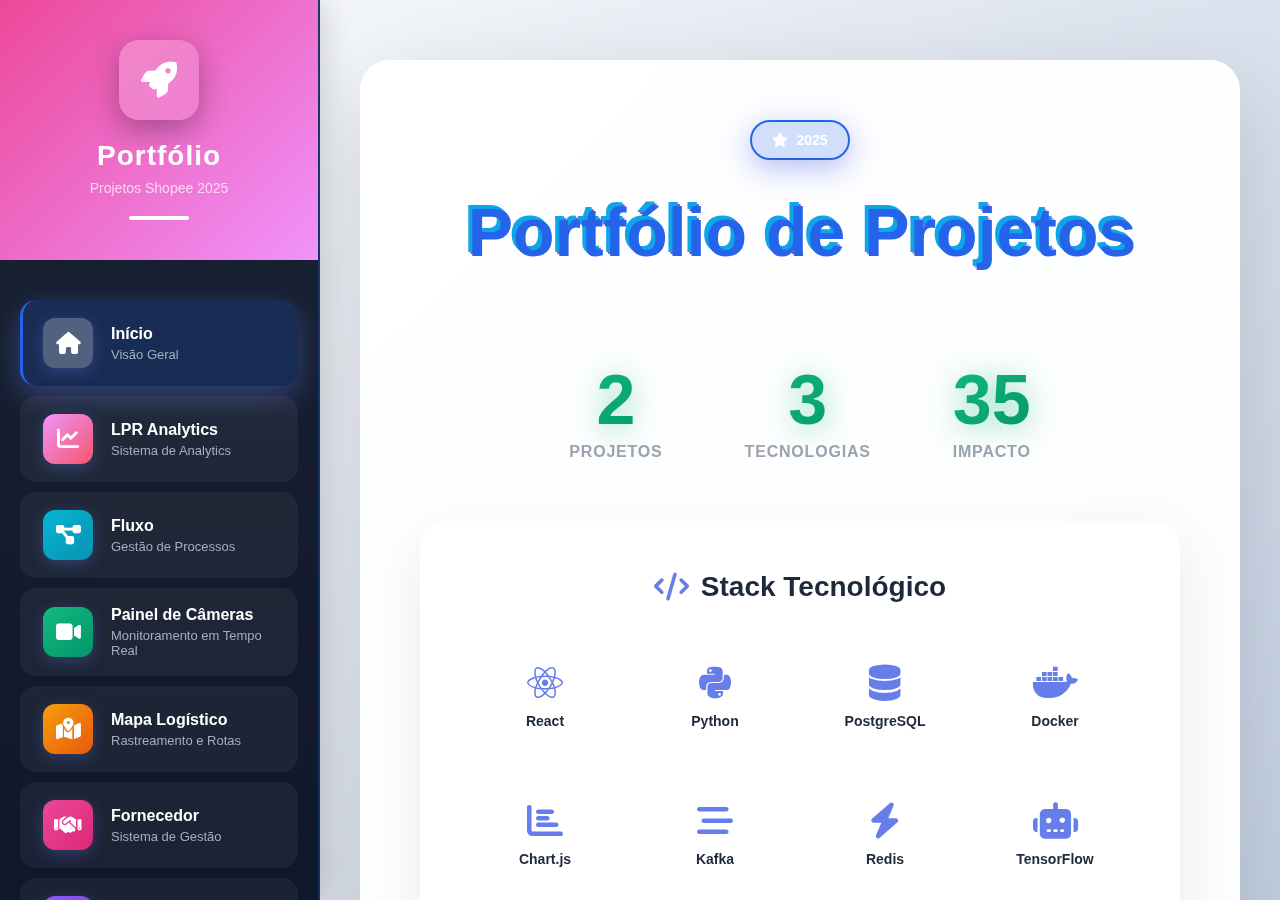
<file: index.html>
<!DOCTYPE html>
<html lang="pt-BR">
<head>
  <meta charset="UTF-8" />
  <meta name="viewport" content="width=device-width, initial-scale=1.0" />
  <title>Portfólio - Projetos Shopee</title>
  <link rel="stylesheet" href="styles.css" />
  <!-- Adicionando Font Awesome para ícones profissionais -->
  <link rel="stylesheet" href="https://cdnjs.cloudflare.com/ajax/libs/font-awesome/6.4.0/css/all.min.css">
</head>
<body>
  <!-- Partículas animadas de fundo -->
  <div class="particles" id="particles"></div>

  <div class="container">
    <!-- Sidebar REDESENHADO -->
    <div class="sidebar">
      <div class="logo">
        <div class="logo-icon">
          <i class="fas fa-rocket"></i>
        </div>
        <h1>Portfólio</h1>
        <p>Projetos Shopee 2025</p>
        <div class="logo-decoration"></div>
      </div>
      
      <nav class="menu">
        <div class="menu-item active" onclick="showProject('welcome', this)">
          <div class="menu-icon">
            <i class="fas fa-home"></i>
          </div>
          <div class="menu-content">
            <h3>Início</h3>
            <p>Visão Geral</p>
          </div>
        </div>
        
        <div class="menu-item" onclick="showProject('project1', this)">
          <div class="menu-icon">
            <i class="fas fa-chart-line"></i>
          </div>
          <div class="menu-content">
            <h3>LPR Analytics</h3>
            <p>Sistema de Analytics</p>
          </div>
        </div>
        
        <div class="menu-item" onclick="showProject('project2', this)">
          <div class="menu-icon">
            <i class="fas fa-project-diagram"></i>
          </div>
          <div class="menu-content">
            <h3>Fluxo</h3>
            <p>Gestão de Processos</p>
          </div>
        </div>
        
        <div class="menu-item" onclick="showProject('project3', this)">
          <div class="menu-icon">
            <i class="fas fa-video"></i>
          </div>
          <div class="menu-content">
            <h3>Painel de Câmeras</h3>
            <p>Monitoramento em Tempo Real</p>
          </div>
        </div>
        
        <div class="menu-item" onclick="showProject('project4', this)">
          <div class="menu-icon">
            <i class="fas fa-map-marked-alt"></i>
          </div>
          <div class="menu-content">
            <h3>Mapa Logístico</h3>
            <p>Rastreamento e Rotas</p>
          </div>
        </div>
        
        <div class="menu-item" onclick="showProject('project5', this)">
          <div class="menu-icon">
            <i class="fas fa-handshake"></i>
          </div>
          <div class="menu-content">
            <h3>Fornecedor</h3>
            <p>Sistema de Gestão</p>
          </div>
        </div>
        
        <div class="menu-item" onclick="showProject('project6', this)">
          <div class="menu-icon">
            <i class="fas fa-cube"></i>
          </div>
          <div class="menu-content">
            <h3>SP2</h3>
            <p>Plataforma Integrada</p>
          </div>
        </div>

        <div class="menu-item" onclick="showProject('project-portfolio', this)">
          <div class="menu-icon">
            <i class="fas fa-briefcase"></i>
          </div>
          <div class="menu-content">
            <h3>Portfólio</h3>
            <p>Este Projeto</p>
          </div>
        </div>
        
        <div class="menu-item" onclick="showProject('project7', this)">
          <div class="menu-icon">
            <i class="fas fa-brain"></i>
          </div>
          <div class="menu-content">
            <h3>IA</h3>
            <p>Inteligência Artificial</p>
          </div>
        </div>
      </nav>

      <div class="sidebar-footer">
        <p>Desenvolvido com 💜</p>
      </div>
    </div>
    

    <!-- Main Content -->
    <div class="main-content">
      <!-- CAPA INICIAL RENOVADA -->
      <div class="project-section active" id="welcome">
        <div class="welcome-section">
          <div class="welcome-hero">
            <div class="hero-badge">
              <i class="fas fa-star"></i>
              <span>2025</span>
            </div>
            <h1 class="glitch" data-text="Portfólio de Projetos">Portfólio de Projetos</h1>
            <p class="hero-subtitle">Desenvolvido na Shopee</p>
            
            <div class="hero-stats">
              <div class="stat-item">
                <div class="stat-number">07</div>
                <div class="stat-label">Projetos</div>
              </div>
              <div class="stat-divider"></div>
              <div class="stat-item">
                <div class="stat-number">10+</div>
                <div class="stat-label">Tecnologias</div>
              </div>
              <div class="stat-divider"></div>
              <div class="stat-item">
                <div class="stat-number">100%</div>
                <div class="stat-label">Impacto</div>
              </div>
            </div>
          </div>
          
          <div class="tech-showcase">
            <h3><i class="fas fa-code"></i> Stack Tecnológico</h3>
            <div class="tech-grid">
              <div class="tech-item">
                <i class="fab fa-react"></i>
                <span>React</span>
              </div>
              <div class="tech-item">
                <i class="fab fa-python"></i>
                <span>Python</span>
              </div>
              <div class="tech-item">
                <i class="fas fa-database"></i>
                <span>PostgreSQL</span>
              </div>
              <div class="tech-item">
                <i class="fab fa-docker"></i>
                <span>Docker</span>
              </div>
              <div class="tech-item">
                <i class="fas fa-chart-bar"></i>
                <span>Chart.js</span>
              </div>
              <div class="tech-item">
                <i class="fas fa-stream"></i>
                <span>Kafka</span>
              </div>
              <div class="tech-item">
                <i class="fas fa-bolt"></i>
                <span>Redis</span>
              </div>
              <div class="tech-item">
                <i class="fas fa-robot"></i>
                <span>TensorFlow</span>
              </div>
            </div>
          </div>

          <div class="cta-section">
            <p class="cta-text">Explore os projetos no menu lateral</p>
            <i class="fas fa-arrow-left pulse"></i>
          </div>
        </div>
      </div>

      <!-- PROJETO 1 - LPR -->
      <div class="project-section" id="project1">
        <div class="project-hero">
          <h1>LPR – Sistema de Analytics</h1>
          <p class="subtitle">Plataforma inteligente para análise e auditoria automatizada de dados operacionais em tempo real.</p>
        </div>

        <div class="executive-summary">
          <h2>🧩 Detalhes do Projeto </h2>
          <p>O sistema LPR Analytics foi desenvolvido para automatizar auditorias e análises de dados entre as bases SPX e LPR, integrando informações logísticas, operacionais e de segurança em uma única plataforma inteligente.
          A solução processa milhares de registros mensais, cruzando dados de motoristas, veículos e eventos para detectar fraudes, divergências e padrões anômalos de comportamento</p>
          <p>O sistema realiza todo o pipeline de ingestão, transformação e análise — gerando relatórios técnicos automatizados (TXT/PDF) e um resumo executivo via e-mail, com métricas de desempenho, impacto financeiro e indicadores de risco.
          Além de reduzir significativamente o tempo de auditoria, o projeto aumenta a precisão das investigações, aprimora o controle de acesso logístico e fornece uma base sólida para tomadas de decisão orientadas por dados.</p>
        </div>

        <div class="content-row left-image">
          <div class="image-wrapper">
            <div class="image-frame" onclick="openImageModal(this)">
              <img src="img/spx_lpr.png" alt="planilhas de LPR e SPX">
              <div class="image-overlay">
                <i class="fas fa-search-plus"></i>
                <span>Clique para ampliar</span>
              </div>
            </div>
          </div>
          <div class="text-wrapper">
            <h3>Bases SPX e LPR — estrutura de origem dos dados</h3>
            <p>O projeto teve início a partir da integração das bases SPX e LPR — fontes primárias do sistema —, que reúnem entre 6 e 20 mil registros mensais de motoristas, veículos, categorias e eventos operacionais.
            A SPX concentra dados logísticos e operacionais, enquanto a LPR registra as leituras automáticas de placas nas unidades.</p>
            <p>O cruzamento dessas bases possibilitou a construção de um pipeline de auditoria automatizado, projetado para validar categorias, detectar anomalias e identificar fraudes com alta precisão.
            Essa integração transformou dados brutos em insights estratégicos, permitindo análises escaláveis de desempenho, risco e comportamento operacional.</p>
          </div>
        </div>

        <div class="content-row right-image">
          <div class="image-wrapper">
            <div class="image-frame" onclick="openImageModal(this)">
              <img src="img/001.png" alt="Relatório de segurança Shopee - Gráfico de motoristas críticos">
              <div class="image-overlay">
                <i class="fas fa-search-plus"></i>
                <span>Clique para ampliar</span>
              </div>
            </div>
          </div>
          <div class="text-wrapper">
            <h3>🚘 Veículos Indevidos / Categorias Divergentes</h3>
            <p>Este painel consolida os principais indicadores de fraude e divergência de categoria entre as bases SPX e LPR.
            Ele exibe impacto financeiro por motorista, taxa de fraude, categorias problemáticas e horários de pico de ocorrência, permitindo uma visão dos pontos críticos de controle.</p>
            <p>Todos os cálculos e gráficos foram gerados automaticamente a partir dos dados tratados em Python (Pandas e NumPy), com visualizações desenvolvidas em Matplotlib e Seaborn.</p>
          </div>
        </div>

        <div class="content-row left-image">
          <div class="image-wrapper">
            <div class="image-frame" onclick="openImageModal(this)">
              <img src="img/pdf_2.png" alt="pdf multiplas Ats">
              <div class="image-overlay">
                <i class="fas fa-search-plus"></i>
                <span>Clique para ampliar</span>
              </div>
            </div>
          </div>
          <div class="text-wrapper">
            <h3>📊 Múltiplas ATs — Análise Temporal de Atividades</h3>
            <p>Neste painel, o foco é a análise de motoristas com múltiplas atividades (ATs) no mesmo intervalo de tempo, algo que pode indicar falhas operacionais ou tentativas de fraude.
            A análise temporal identifica padrões atípicos e recorrências, evidenciando picos de atividade simultânea e leituras duplicadas.</p>
            <p>A detecção é realizada por meio de um mecanismo de correlação cruzada entre SPX e LPR, utilizando janelas deslizantes (sliding window) e regras de correspondência temporal com tolerância de minutos, garantindo precisão e performance mesmo com grandes volumes de dados.</p>
          </div>
        </div>

        <div class="content-row right-image">
          <div class="image-wrapper">
            <div class="image-frame" onclick="openImageModal(this)">
              <img src="img/txt.png" alt="TXT. imagem com tds">
              <div class="image-overlay">
                <i class="fas fa-search-plus"></i>
                <span>Clique para ampliar</span>
              </div>
            </div>
          </div>
          <div class="text-wrapper">
            <h3>Relatórios TXT</h3>
            <p>Cada execução do sistema gera automaticamente um conjunto completo de relatórios em formato TXT, contendo desde métricas de desempenho da câmera LPR até análises detalhadas de veículos indevidos, motoristas falsificados e alertas de fraude.
            Esses arquivos são estruturados para uso técnico e auditoria, permitindo rastrear cada evento, divergência e cálculo financeiro com precisão.</p>
            <p>Os relatórios são o ponto de integração entre a análise automatizada e as equipes operacionais, servindo como base para o envio dos PDFs executivos e do e-mail automatizado.
            Além de reduzir o tempo de verificação manual, consolidam informações de milhares de registros em minutos, garantindo consistência, transparência e rastreabilidade total dos resultados.</p>
          </div>
        </div>

        <div class="content-row left-image">
          <div class="image-wrapper">
            <div class="image-frame" onclick="openImageModal(this)">
              <img src="img/html.png" alt="corpo do email">
              <div class="image-overlay">
                <i class="fas fa-search-plus"></i>
                <span>Clique para ampliar</span>
              </div>
            </div>
          </div>
          <div class="text-wrapper">
            <h3>📧 E-mail Automatizado com Relatórios SPX × LPR</h3>
            <p>O e-mail automatizado é o ponto final do pipeline, consolidando todas as análises em um formato executivo, visual e pronto para tomada de decisão.
            Enviado diariamente aos gestores e equipes de auditoria, ele inclui métricas de performance, alertas críticos, gráficos comparativos e resumos financeiros — tudo gerado automaticamente pelo sistema.</p>
            <p>Com layout responsivo, estrutura HTML rica e anexos PDF detalhados, o e-mail garante que as informações cheguem de forma clara, objetiva e acionável.
            Essa automação reduziu em mais de 80% o tempo de análise manual e aumentou significativamente a velocidade de resposta a incidentes operacionais.</p>
          </div>
        </div>

        <!-- POST-IT DE STATUS -->
        <div class="project-status">
          <div class="status-postit status-completed">
            <div class="postit-pin"></div>
            <h4><i class="fas fa-check-circle"></i> Status do Projeto</h4>
            <p><strong>✅ Em Produção</strong></p>
            <p>Sistema operando 24/7 com processamento automatizado de relatórios diários.</p>
            <div class="status-meta">Última atualização: Janeiro 2025</div>
          </div>
        </div>

        <div class="project-footer">
          <a href="#" class="project-link">🔗 Ver Documentação Completa</a>
        </div>
      </div>

      <!-- PROJETO 2 -->
      <div class="project-section" id="project2">
        <div class="project-hero">
          <h1>FLUXO</h1>
          <p class="subtitle">Descrição breve do projeto</p>
        </div>

        <div class="executive-summary">
          <h2>🧩 Detalhes do Projeto</h2>
          <p>O projeto Central de Segurança – Dashboard Operacional e Estrutural nasceu da necessidade de organizar e padronizar toda a operação da CCO (Central de Controle Operacional) — um setor que, até então, funcionava sem fluxos, sem registros e sem documentação.</p>
          <p>Cada rotina foi mapeada diretamente com os operadores e gestores, transformando o conhecimento verbal em processos estruturados, visuais e interativos.
O resultado é uma plataforma centralizada onde cada processo da CCO é documentado em quatro camadas: descrição detalhada, fluxograma operacional, ferramentas utilizadas e perguntas frequentes.</p>
          <p>Além dos processos, o sistema conta com um organograma dinâmico, que mostra em tempo real a hierarquia da central — incluindo foto, cargo, turno e funções de cada colaborador, reveladas ao passar o cursor sobre o card.
Essa integração entre estrutura humana e estrutura operacional trouxe clareza, autonomia e transparência, tornando a CCO mais eficiente, rastreável e preparada para auditorias e treinamentos.</p>
           <p>O projeto consolidou um ambiente antes desorganizado em uma base sólida de gestão operacional, eliminando a dependência de repasses verbais e transformando a rotina em um fluxo padronizado, visual e acessível a todos os níveis da equipe.</p>
        </div>

        <div class="content-row left-image">
          <div class="image-wrapper">
            <div class="image-frame" onclick="openImageModal(this)">
              <img src="img/fluxo1.png" alt="tela inicial organo de pessoas">
            </div>
          </div>
          <div class="text-wrapper">
            <h3>Organograma CCO</h3>
            <p>Representação hierárquica da Central de Controle Operacional. Cada membro é exibido com foto, cargo e turno, e ao passar o cursor o card se expande, revelando funções e responsabilidades. Uma visão clara da estrutura humana e dos vínculos entre equipes.</p>
          </div>
        </div>

        <div class="content-row right-image">
          <div class="image-wrapper">
            <div class="image-frame" onclick="openImageModal(this)">
              <img src="img/fluxo2.png" alt="painel de processos">
            </div>
          </div>
          <div class="text-wrapper">
            <h3>Painel de Processos Operacionais</h3>
            <p>Painel principal com todos os fluxos operacionais mapeados e padronizados. Cada card representa um processo completo da CCO, permitindo navegação direta para rotinas específicas como monitoramento, controle de acesso e tratativas de incidentes.</p>
          </div>
        </div>

        <div class="content-row left-image">
          <div class="image-wrapper">
            <div class="image-frame" onclick="openImageModal(this)">
              <img src="img/fluxo3.png" alt="fluxo aberto">
            </div>
          </div>

          <div class="text-wrapper">
            <h3>Processo Detalhado Aberto</h3>
            <p>Exemplo de processo operacional aberto no sistema. A página exibe o fluxograma, descrição, ferramentas utilizadas e FAQ, oferecendo uma visão completa e padronizada de cada rotina da central.</p>
          </div>
        </div>

       
        <div class="project-footer">
          <a href="https://exemplo.com" class="project-link">🔗 Ver Projeto Completo</a>
        </div>
      </div>


      <!-- PROJETO 3 -->
      <div class="project-section" id="project3">
        <div class="project-hero">
          <h1>🎥 3. VisionSafe DSS Monitor – Painel de Câmeras</h1>
          <p class="subtitle">Plataforma de monitoramento inteligente integrada à API Dahua, com alertas em tempo real e rastreabilidade de tratativas.</p>
        </div>

        <div class="executive-summary">
          <h2>🧩 Detalhes do Projeto</h2>
          <p>O Sentinel View foi desenvolvido para resolver um dos maiores gargalos operacionais da Central de Controle — a ausência de visibilidade e rastreabilidade sobre o status das câmeras Dahua DSS.
           Antes do sistema, a identificação de câmeras offline dependia de verificação manual na árvore de dispositivos, um processo demorado, sujeito a falhas e que muitas vezes só era percebido após a ocorrência de eventos críticos.</p>
          <p>A nova plataforma centraliza o monitoramento nacional, exibindo em tempo real o total de câmeras online, offline e obstruídas, além de gerar alertas automáticos e registrar tratativas por operador autenticado via token individual.
          Cada ação é registrada em histórico detalhado, garantindo rastreabilidade e responsabilidade nas tratativas. O sistema também conta com um chat interno para anotações e acompanhamento de manutenção, facilitando a comunicação entre turnos e a continuidade das ações.</p>
          <p>O painel trouxe maior eficiência, eliminou a dependência de rondas manuais e criou uma base confiável de controle visual, permitindo decisões rápidas e redução de riscos operacionais.</p>
        </div>


          <div class="content-row right-image">
          <div class="image-wrapper">
            <div class="image-frame" onclick="openImageModal(this)">
              <img src="img/painel01.png" alt="Descrição da imagem 2">
            </div>
          </div>
          <div class="text-wrapper">
            <h3>Painel Original do DSS Dahua (Antes da Automação)</h3>
            <p>Interface nativa de monitoramento utilizada pela CCO para acompanhamento das câmeras em todas as unidades operacionais (SOCs, Hubs, Big Hubs e Fulfillment).
            O sistema exibe apenas o total consolidado de câmeras ativas e inoperantes (ex.: 23/234), sem indicar a localização das falhas.
            Para identificar quais unidades e dispositivos estavam em estado OFF, o operador precisava abrir manualmente a árvore hierárquica de cada local e verificar câmera por câmera — processo demorado, repetitivo e propenso a erro humano.</p>
           </div>
        </div>


        <div class="content-row left-image">
          <div class="image-wrapper">
            <div class="image-frame" onclick="openImageModal(this)">
              <img src="img/painel1.png" alt="Descrição da imagem 1">
            </div>
          </div>
          <div class="text-wrapper">
            <h3>Tela de Login do Novo Sistema</h3>
            <p>Ponto de partida do sistema, com autenticação segura e integração direta à API Dahua DSS — garantindo acesso controlado ao ambiente de monitoramento.</p>
          </div>
        </div>

        <div class="content-row right-image">
          <div class="image-wrapper">
            <div class="image-frame" onclick="openImageModal(this)">
              <img src="img/painel2.png" alt="Descrição da imagem 2">
            </div>
          </div>
          <div class="text-wrapper">
            <h3>Painel de Monitoramento Automatizado</h3>
            <p>Visão unificada de status das câmeras em tempo real, classificadas em ativas, inoperantes e obstruídas.
            O painel consolida informações de todas as unidades, elimina a necessidade de navegação manual e exibe métricas atualizadas a partir da API.</p>
          </div>
        </div>

        <div class="content-row left-image">
          <div class="image-wrapper">
            <div class="image-frame" onclick="openImageModal(this)">
              <img src="img/painel03.png" alt="Descrição da imagem 1">
            </div>
          </div>
          <div class="text-wrapper">
            <h3>Sistema de Tratativas e Chat Operacional</h3>
            <p>Sistema de registro e comunicação integrado, que autentica cada ação por token de operador.
             Permite acompanhar tratativas em andamento, troca de identificações e histórico completo de interações, garantindo rastreabilidade entre turnos</p>
          </div>
        </div>

        <div class="project-footer">
          <a href="https://exemplo.com" class="project-link">🔗 Ver Projeto Completo</a>
        </div>
      </div>


      <!-- PROJETO 4 -->
      <div class="project-section" id="project4">
        <div class="project-hero">
          <h1>Título do Projeto 4</h1>
          <p class="subtitle">Descrição breve do projeto</p>
        </div>

        <div class="executive-summary">
          <h2>🧩 Detalhes do Projeto</h2>
          <p>Plataforma web interativa desenvolvida para centralizar e gerenciar todas as unidades logísticas da Shopee no Brasil, oferecendo uma visão completa e em tempo real das operações.</p>
          <p>O sistema apresenta um mapa dinâmico do país, dividido por regiões e estados, onde cada área é totalmente interativa. Ao passar o cursor, a região é destacada; ao clicar, o sistema exibe um modal inteligente com as cidades correspondentes e suas respectivas unidades — incluindo SOCs, Hubs, Big Hubs e FFs.</p>
          <p>Cada unidade pode ser explorada de forma agrupada ou detalhada, exibindo endereço, responsável, contatos e status operacional, eliminando a necessidade de consultar planilhas separadas ou links dispersos.</p>
          <p>Além do mapa operacional, a solução inclui um Painel Administrativo com autenticação segura, permitindo o cadastro, edição e atualização das informações diretamente pela interface, sem depender de bases externas.</p>
          <p>Antes da implementação, os dados logísticos estavam fragmentados em múltiplas planilhas e documentos, tornando a localização e atualização das informações um processo lento e suscetível a erros. Com o novo sistema, todo o controle logístico nacional foi unificado, padronizado e automatizado, proporcionando mais agilidade, rastreabilidade e precisão nas operações da Shopee Brasil.</p>
        </div>

        <div class="content-row left-image">
          <div class="image-wrapper">
            <div class="image-frame" onclick="openImageModal(this)">
              <img src="img/mapa01.png" alt="base de dados de onde pega as informacoes antes do mapa">
            </div>
          </div>
          <div class="text-wrapper">
            <h3>Bases de Dados Originais</h3>
            <p>Visualização das planilhas que antes concentravam as informações das unidades logísticas da Shopee. Cada arquivo continha dados isolados — endereços, contatos e tipos de unidades — exigindo múltiplas consultas e tornando o processo de atualização e auditoria operacional ineficiente.
             Essa base desestruturada foi o ponto de partida para o desenvolvimento do novo sistema centralizado.</p>
          </div>
        </div>

        <div class="content-row right-image">
          <div class="image-wrapper">
            <div class="image-frame" onclick="openImageModal(this)">
              <img src="img/mapa2.png" alt="tela de inicio, mapa">
            </div>
          </div>
          <div class="text-wrapper">
            <h3>Mapa Logístico Nacional</h3>
            <p>Tela inicial do sistema, exibindo um mapa do Brasil dividido por regiões e estados. Cada área é interativa e colorida conforme sua macro-região, permitindo uma visão consolidada de todas as operações logísticas. No topo/painel lateral são apresentados contadores agregados por tipo de unidade (SOC, Hub, Big Hub, FF), oferecendo um resumo instantâneo da frota de filiais espalhadas pelo país. Essa visão combinada — mapa geográfico + painel de contagem — permite identificar rapidamente cobertura, densidade operacional por região e priorizar buscas ou ações administrativas.</p>
          </div>
        </div>

         <div class="content-row left-image">
          <div class="image-wrapper">
            <div class="image-frame" onclick="openImageModal(this)">
              <img src="img/mapa3.png" alt="mapa com a regiao destacada">
            </div>
          </div>
          <div class="text-wrapper">
            <h3>Destaque de Região Interativa</h3>
            <p>Demonstração da função de hover interativo, em que ao posicionar o cursor sobre uma região, ela ganha destaque visual enquanto as demais são suavizadas.
            Esse comportamento foi projetado para facilitar a localização geográfica e o reconhecimento rápido das zonas operacionais, garantindo uma navegação fluida e intuitiva.</p>
          </div>
        </div>

         <div class="content-row right-image">
          <div class="image-wrapper">
            <div class="image-frame" onclick="openImageModal(this)">
              <img src="img/mapa02.png" alt="mapa com o estado destacado">
            </div>
          </div>
          <div class="text-wrapper">
            <h3>Seleção de Estado</h3>
            <p>Ao clicar em um estado, o sistema aplica um realce exclusivo e ativa a lógica de carregamento dinâmico das cidades disponíveis naquela área.
             Essa camada de interação combina animações e controle de estado via React, otimizando a experiência do usuário e tornando o processo de consulta direto e visualmente claro.</p>
          </div>
        </div>

        <div class="content-row left-image">
          <div class="image-wrapper">
            <div class="image-frame" onclick="openImageModal(this)">
              <img src="img/mapa4.png" alt="modal de unidades aberto">
            </div>
          </div>
          <div class="text-wrapper">
            <h3>Modal de Cidades e Unidades</h3>
            <p>Após selecionar um estado, o sistema exibe um modal listando todas as cidades que possuem unidades logísticas da Shopee, categorizadas por tipo (Hubs, Big Hubs, SOCs e FFs).
             Essa estrutura modular permite tanto a consulta por grupo quanto a análise detalhada por unidade, centralizando informações antes dispersas em diversos arquivos.</p>
          </div>
        </div>

        <div class="content-row right-image">
          <div class="image-wrapper">
            <div class="image-frame" onclick="openImageModal(this)">
              <img src="img/mapa5.png" alt="exemplo de unidades aberta unificadamente ou em lista">
            </div>
          </div>
          <div class="text-wrapper">
            <h3>Visualização Unificada de Unidades</h3>
            <p>Demonstra a visualização expandida, onde todas as unidades de uma cidade podem ser exibidas em uma única lista consolidada.
              Essa funcionalidade reduz o tempo de navegação e oferece uma visão completa das operações locais, integrando dados de múltiplas fontes em uma interface única e responsiva.</p>
          </div>
        </div>

        <div class="content-row left-image">
          <div class="image-wrapper">
            <div class="image-frame" onclick="openImageModal(this)">
              <img src="img/mapa6.png" alt="modal da unidade mostrando as informações">
            </div>
          </div>
          <div class="text-wrapper">
            <h3>Tela de Login Administrativo</h3>
            <p>Tela de autenticação do painel administrativo, criada para restringir o acesso às funções de edição e cadastro.
             A autenticação garante integridade e controle sobre as alterações, preservando a consistência dos dados operacionais.</p>
          </div>
        </div>


         <div class="content-row right-image">
          <div class="image-wrapper">
            <div class="image-frame" onclick="openImageModal(this)">
              <img src="img/mapa1.png" alt="tela de login adm">
            </div>
          </div>
          <div class="text-wrapper">
            <h3>Tela de Login Administrativo</h3>
            <p>Tela de autenticação do painel administrativo, criada para restringir o acesso às funções de edição e cadastro.
             A autenticação garante integridade e controle sobre as alterações, preservando a consistência dos dados operacionais.</p>
          </div>
        </div>

        <div class="content-row left-image">
          <div class="image-wrapper">
            <div class="image-frame" onclick="openImageModal(this)">
              <img src="img/mapa9.png" alt="modal de cadastro aberto">
            </div>
          </div>
          <div class="text-wrapper">
            <h3>Modal de Cadastro de Unidades</h3>
           <p>Interface de inserção e atualização de dados logísticos, permitindo registrar novas unidades ou editar informações existentes (endereço, responsável, tipo de operação, contato, etc.).
            Esse painel substitui os cadastros manuais e descentralizados, implementando validação e persistência de dados com feedback visual em tempo real.</p>
            
          </div>
        </div>

        <div class="content-row right-image">
          <div class="image-wrapper">
            <div class="image-frame" onclick="openImageModal(this)">
              <img src="img/mapa8.png" alt="tela de cadastro aberta">
            </div>
          </div>
          <div class="text-wrapper">
            <h3>Painel Administrativo Completo</h3>
            <p>Visão geral do painel de administração, onde todos os cadastros de unidades são listados, filtrados e gerenciados em uma interface centralizada.
             Essa camada garante governança de dados, controle operacional e consistência entre as informações exibidas no mapa e o banco de dados administrativo.</p>
          </div>
        </div>

        <div class="project-footer">
          <a href="https://exemplo.com" class="project-link">🔗 Ver Projeto Completo</a>
        </div>
      </div>


      <!-- PROJETO 5 -->
      <div class="project-section" id="project5">
        <div class="project-hero">
          <h1>Fornecedor</h1>
          <p class="subtitle">Descrição breve do projeto</p>
        </div>

        <div class="executive-summary">
          <h2>🧩 Detalhes do Projeto</h2>
          <p>Resumo executivo do projeto. Explique o objetivo, impacto e tecnologias envolvidas em 2 ou 3 parágrafos.</p>
          <p>Continue com mais detalhes relevantes sobre escopo, desafios ou resultados obtidos.</p>
        </div>

        <div class="content-row left-image">
          <div class="image-wrapper">
            <div class="image-frame" onclick="openImageModal(this)">
              <img src="img/fornecedor1.png" alt="como era">
            </div>
          </div>
          <div class="text-wrapper">
            <h3>Título da Seção 1</h3>
            <p>Descrição detalhada relacionada à imagem à esquerda.</p>
            <p>Continue explicando funcionalidades, decisões técnicas ou insights.</p>
          </div>
        </div>

        <div class="content-row right-image">
          <div class="image-wrapper">
            <div class="image-frame" onclick="openImageModal(this)">
              <img src="img/fornecedor1.png" alt="tela de cadastro">
            </div>
          </div>
          <div class="text-wrapper">
            <h3>Título da Seção 2</h3>
            <p>Outra parte importante do projeto, agora com imagem à direita.</p>
            <p>Adicione mais contexto técnico ou de negócio conforme necessário.</p>
          </div>
        </div>


         <div class="content-row left-image">
          <div class="image-wrapper">
            <div class="image-frame" onclick="openImageModal(this)">
              <img src="img/fornecedor2.png" alt="cadastro de PDF">
            </div>
          </div>
          <div class="text-wrapper">
            <h3>Título da Seção 1</h3>
            <p>Descrição detalhada relacionada à imagem à esquerda.</p>
            <p>Continue explicando funcionalidades, decisões técnicas ou insights.</p>
          </div>
        </div>


        <div class="content-row right-image">
          <div class="image-wrapper">
            <div class="image-frame" onclick="openImageModal(this)">
              <img src="img/fornecedor3.png" alt="pasta no driver">
            </div>
          </div>
          <div class="text-wrapper">
            <h3>Título da Seção 2</h3>
            <p>Outra parte importante do projeto, agora com imagem à direita.</p>
            <p>Adicione mais contexto técnico ou de negócio conforme necessário.</p>
          </div>
        </div>

        <div class="content-row left-image">
          <div class="image-wrapper">
            <div class="image-frame" onclick="openImageModal(this)">
              <img src="img/fornecedor4.png" alt="tela do adm">
            </div>
          </div>
          <div class="text-wrapper">
            <h3>Título da Seção 1</h3>
            <p>Descrição detalhada relacionada à imagem à esquerda.</p>
            <p>Continue explicando funcionalidades, decisões técnicas ou insights.</p>
          </div>
        </div>


        <div class="content-row right-image">
          <div class="image-wrapper">
            <div class="image-frame" onclick="openImageModal(this)">
              <img src="img/fornecedor6.png" alt="tela do cliente">
            </div>
          </div>
          <div class="text-wrapper">
            <h3>Título da Seção 2</h3>
            <p>Outra parte importante do projeto, agora com imagem à direita.</p>
            <p>Adicione mais contexto técnico ou de negócio conforme necessário.</p>
          </div>
        </div>

        
      
        <div class="project-footer">
          <a href="img/fornecedor2.png" class="project-link">🔗 Ver Projeto Completo</a>
        </div>
      </div>




      <!-- PROJETO 6 - SP2 -->
      <div class="project-section" id="project6">
        <div class="project-hero">
          <h1>SP2 - Plataforma Integrada</h1>
          <p class="subtitle">Sistema de integração e automação de processos</p>
        </div>

        <div class="executive-summary">
          <h2>🧩 Detalhes do Projeto</h2>
          <p>Plataforma robusta para integração de múltiplos sistemas, automatização de workflows e centralização de dados operacionais.</p>
        </div>

        <div class="content-row right-image">
          <div class="image-wrapper">
            <div class="image-frame" onclick="openImageModal(this)">
              <img src="img/sp01.png" alt="planilha de cadastro antes da criacaos da pagina">
              <div class="image-overlay">
                <i class="fas fa-search-plus"></i>
                <span>Clique para ampliar</span>
              </div>
            </div>
          </div>
          <div class="text-wrapper">
            <h3>🔄 Integração de Sistemas</h3>
            <p>Conecta diferentes plataformas em um único ambiente unificado.</p>
          </div>
        </div>

         <div class="content-row left-image">
          <div class="image-wrapper">
            <div class="image-frame" onclick="openImageModal(this)">
              <img src="img/sp1.png" alt="nova pagina de cadastro">
              <div class="image-overlay">
                <i class="fas fa-search-plus"></i>
                <span>Clique para ampliar</span>
              </div>
            </div>
          </div>
          <div class="text-wrapper">
            <h3>🔄 Integração de Sistemas</h3>
            <p>Conecta diferentes plataformas em um único ambiente unificado.</p>
          </div>
        </div>

         <div class="content-row right-image">
          <div class="image-wrapper">
            <div class="image-frame" onclick="openImageModal(this)">
              <img src="img/sp04.png" alt="como era antes apos a bipagem">
              <div class="image-overlay">
                <i class="fas fa-search-plus"></i>
                <span>Clique para ampliar</span>
              </div>
            </div>
          </div>
          <div class="text-wrapper">
            <h3>🔄 Integração de Sistemas</h3>
            <p>Conecta diferentes plataformas em um único ambiente unificado.</p>
          </div>
        </div>

         <div class="content-row left-image">
          <div class="image-wrapper">
            <div class="image-frame" onclick="openImageModal(this)">
              <img src="img/sp2.png" alt="painel com as bipagens apos automatizar">
              <div class="image-overlay">
                <i class="fas fa-search-plus"></i>
                <span>Clique para ampliar</span>
              </div>
            </div>
          </div>
          <div class="text-wrapper">
            <h3>🔄 Integração de Sistemas</h3>
            <p>Conecta diferentes plataformas em um único ambiente unificado.</p>
          </div>
        </div>

         <div class="content-row right-image">
          <div class="image-wrapper">
            <div class="image-frame" onclick="openImageModal(this)">
              <img src="img/sp3.png" alt="acordeon com os perfils">
              <div class="image-overlay">
                <i class="fas fa-search-plus"></i>
                <span>Clique para ampliar</span>
              </div>
            </div>
          </div>
          <div class="text-wrapper">
            <h3>🔄 Integração de Sistemas</h3>
            <p>Conecta diferentes plataformas em um único ambiente unificado.</p>
          </div>
        </div>

         <div class="content-row left-image">
          <div class="image-wrapper">
            <div class="image-frame" onclick="openImageModal(this)">
              <img src="img/sp05.png" alt="cards abertos">
              <div class="image-overlay">
                <i class="fas fa-search-plus"></i>
                <span>Clique para ampliar</span>
              </div>
            </div>
          </div>
          <div class="text-wrapper">
            <h3>🔄 Integração de Sistemas</h3>
            <p>Conecta diferentes plataformas em um único ambiente unificado.</p>
          </div>
        </div>

        <div class="content-row right-image">
          <div class="image-wrapper">
            <div class="image-frame" onclick="openImageModal(this)">
              <img src="img/sp4.png" alt="controles e campo de busca">
              <div class="image-overlay">
                <i class="fas fa-search-plus"></i>
                <span>Clique para ampliar</span>
              </div>
            </div>
          </div>
          <div class="text-wrapper">
            <h3>🔄 Integração de Sistemas</h3>
            <p>Conecta diferentes plataformas em um único ambiente unificado.</p>
          </div>
        </div>






        <!-- POST-IT DE STATUS -->
        <div class="project-status">
          <div class="status-postit status-development">
            <div class="postit-pin"></div>
            <h4><i class="fas fa-code"></i> Status do Projeto</h4>
            <p><strong>🚧 Em Desenvolvimento Ativo</strong></p>
            <p>Implementando novas integrações e módulos de automação.</p>
            <div class="status-meta">Atualização contínua</div>
          </div>
        </div>

        <div class="project-footer">
          <a href="#" class="project-link">🔗 Ver Documentação Completa</a>
        </div>
      </div>

      <!-- PROJETO PORTFÓLIO -->
      <div class="project-section" id="project-portfolio">
        <div class="project-hero">
          <h1>Este Portfólio</h1>
          <p class="subtitle">Plataforma de apresentação de projetos profissionais</p>
        </div>

        <div class="executive-summary">
          <h2>🧩 Detalhes do Projeto</h2>
          <p>Portfólio web desenvolvido para apresentar projetos de forma visual e impactante, com foco em comunicação clara tanto para públicos técnicos quanto para lideranças não técnicas.</p>
          <p>Implementa design responsivo, animações suaves, modal de imagens e sistema de status de projetos, proporcionando uma experiência profissional e moderna.</p>
        </div>

        <!-- POST-IT DE STATUS -->
        <div class="project-status">
          <div class="status-postit status-completed">
            <div class="postit-pin"></div>
            <h4><i class="fas fa-check-circle"></i> Status do Projeto</h4>
            <p><strong>✅ Ativo</strong></p>
            <p>Portfólio em constante atualização com novos projetos e melhorias.</p>
            <div class="status-meta">Última atualização: Janeiro 2025</div>
          </div>
        </div>

        <div class="project-footer">
          <a href="#" class="project-link">🔗 Ver Código Fonte</a>
        </div>
      </div>

      <!-- PROJETO 7 - IA -->
      <div class="project-section" id="project7">
        <div class="project-hero">
          <h1>Projeto de Inteligência Artificial</h1>
          <p class="subtitle">Soluções de IA aplicadas à operação</p>
        </div>

        <div class="executive-summary">
          <h2>🧩 Detalhes do Projeto</h2>
          <p>Desenvolvimento de modelos de machine learning e deep learning para automação inteligente, predição de falhas e otimização de processos operacionais.</p>
        </div>

        <div class="content-row left-image">
          <div class="image-wrapper">
            <div class="image-frame" onclick="openImageModal(this)">
              <img src="img/embreve.png" alt="em breve">
              <div class="image-overlay">
                <i class="fas fa-search-plus"></i>
                <span>Clique para ampliar</span>
              </div>
            </div>
          </div>
          <div class="text-wrapper">
            <h3>🤖 Em Fase de Desenvolvimento</h3>
            <p>Projeto em construção com foco em visão computacional e processamento de linguagem natural.</p>
          </div>
        </div>

        <!-- POST-IT DE STATUS -->
        <div class="project-status">
          <div class="status-postit status-planning">
            <div class="postit-pin"></div>
            <h4><i class="fas fa-lightbulb"></i> Status do Projeto</h4>
            <p><strong>📋 Em Planejamento</strong></p>
            <p>Fase inicial de pesquisa e definição de arquitetura.</p>
            <div class="status-meta">Kickoff previsto: Março 2025</div>
          </div>
        </div>

        <div class="project-footer">
          <a href="#" class="project-link">🔗 Ver Documentação Completa</a>
        </div>
      </div>

    </div>
  </div>

  <!-- MODAL DE IMAGEM -->
  <div id="imageModal" class="modal" onclick="closeImageModal()">
    <span class="modal-close">&times;</span>
    <img class="modal-content" id="modalImage">
    <div class="modal-caption" id="modalCaption"></div>
  </div>

  <script src="script.js"></script>
</body>
</html>
</file>
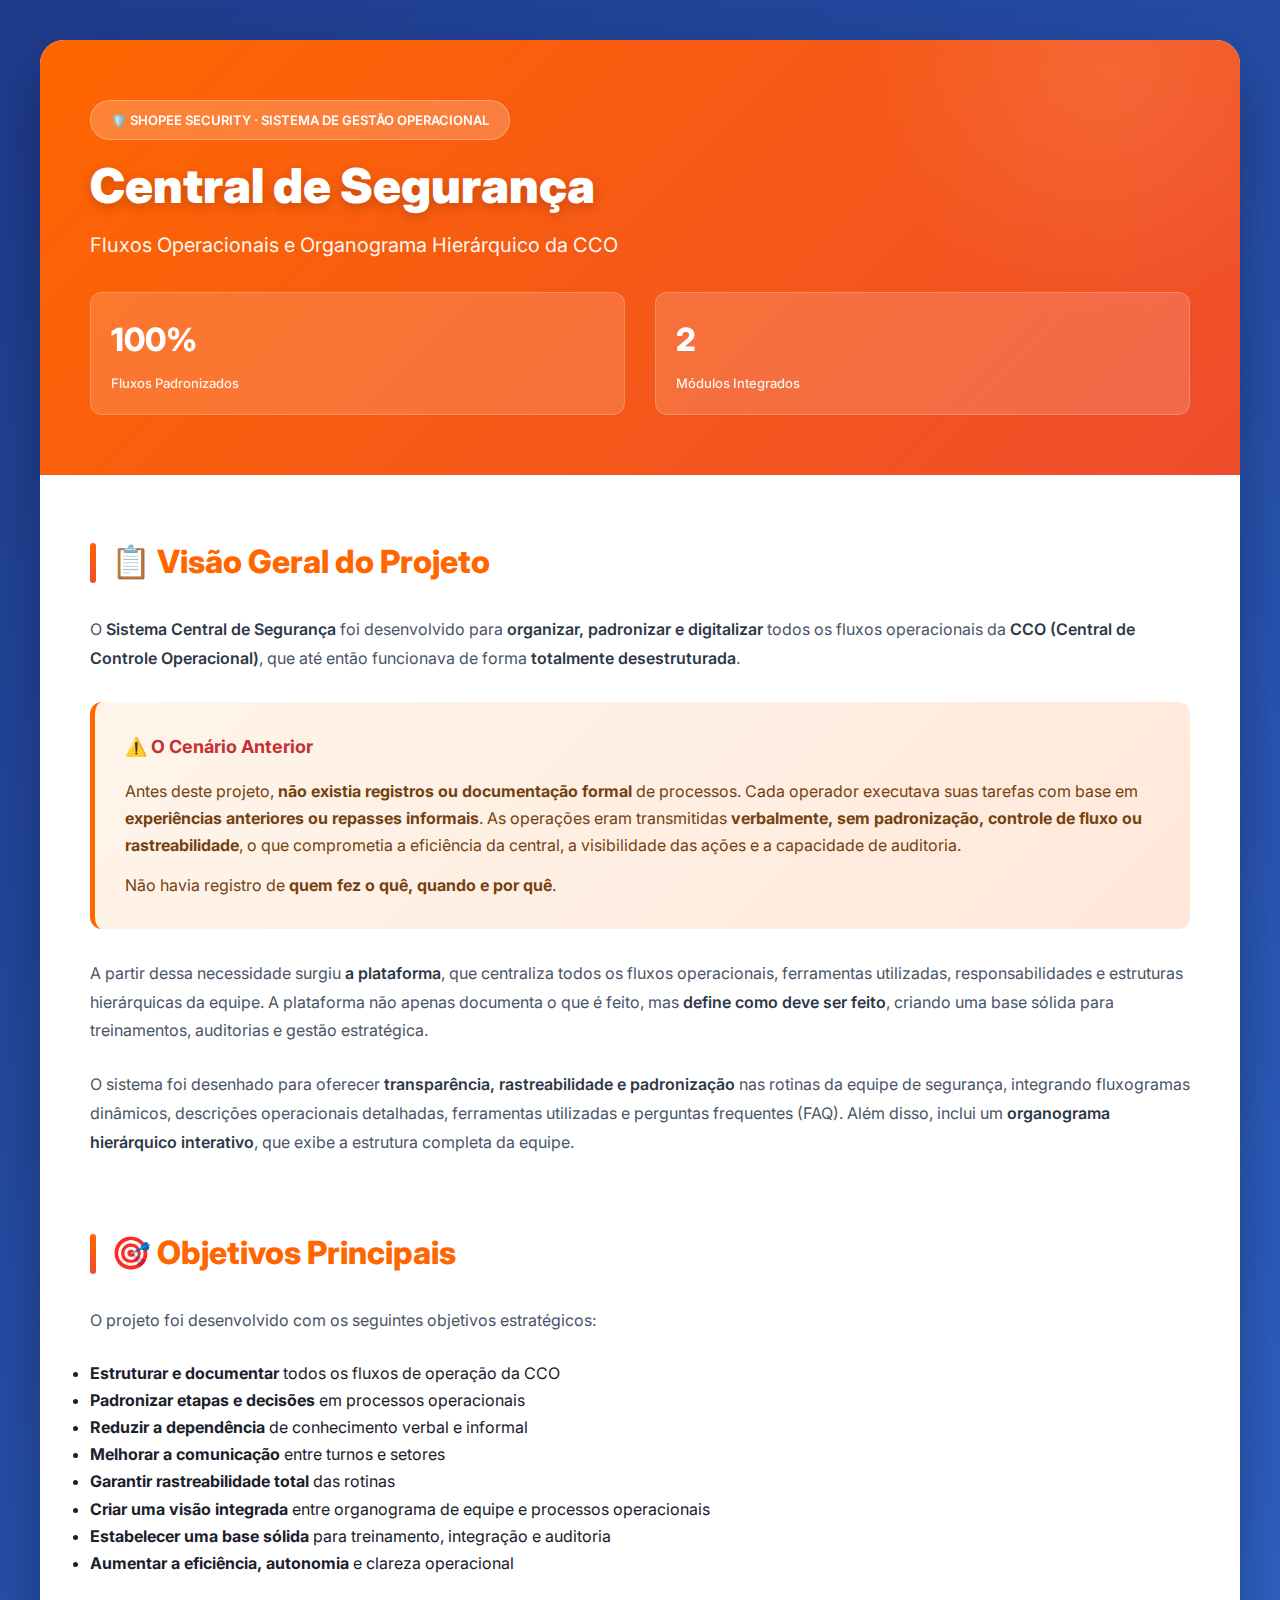
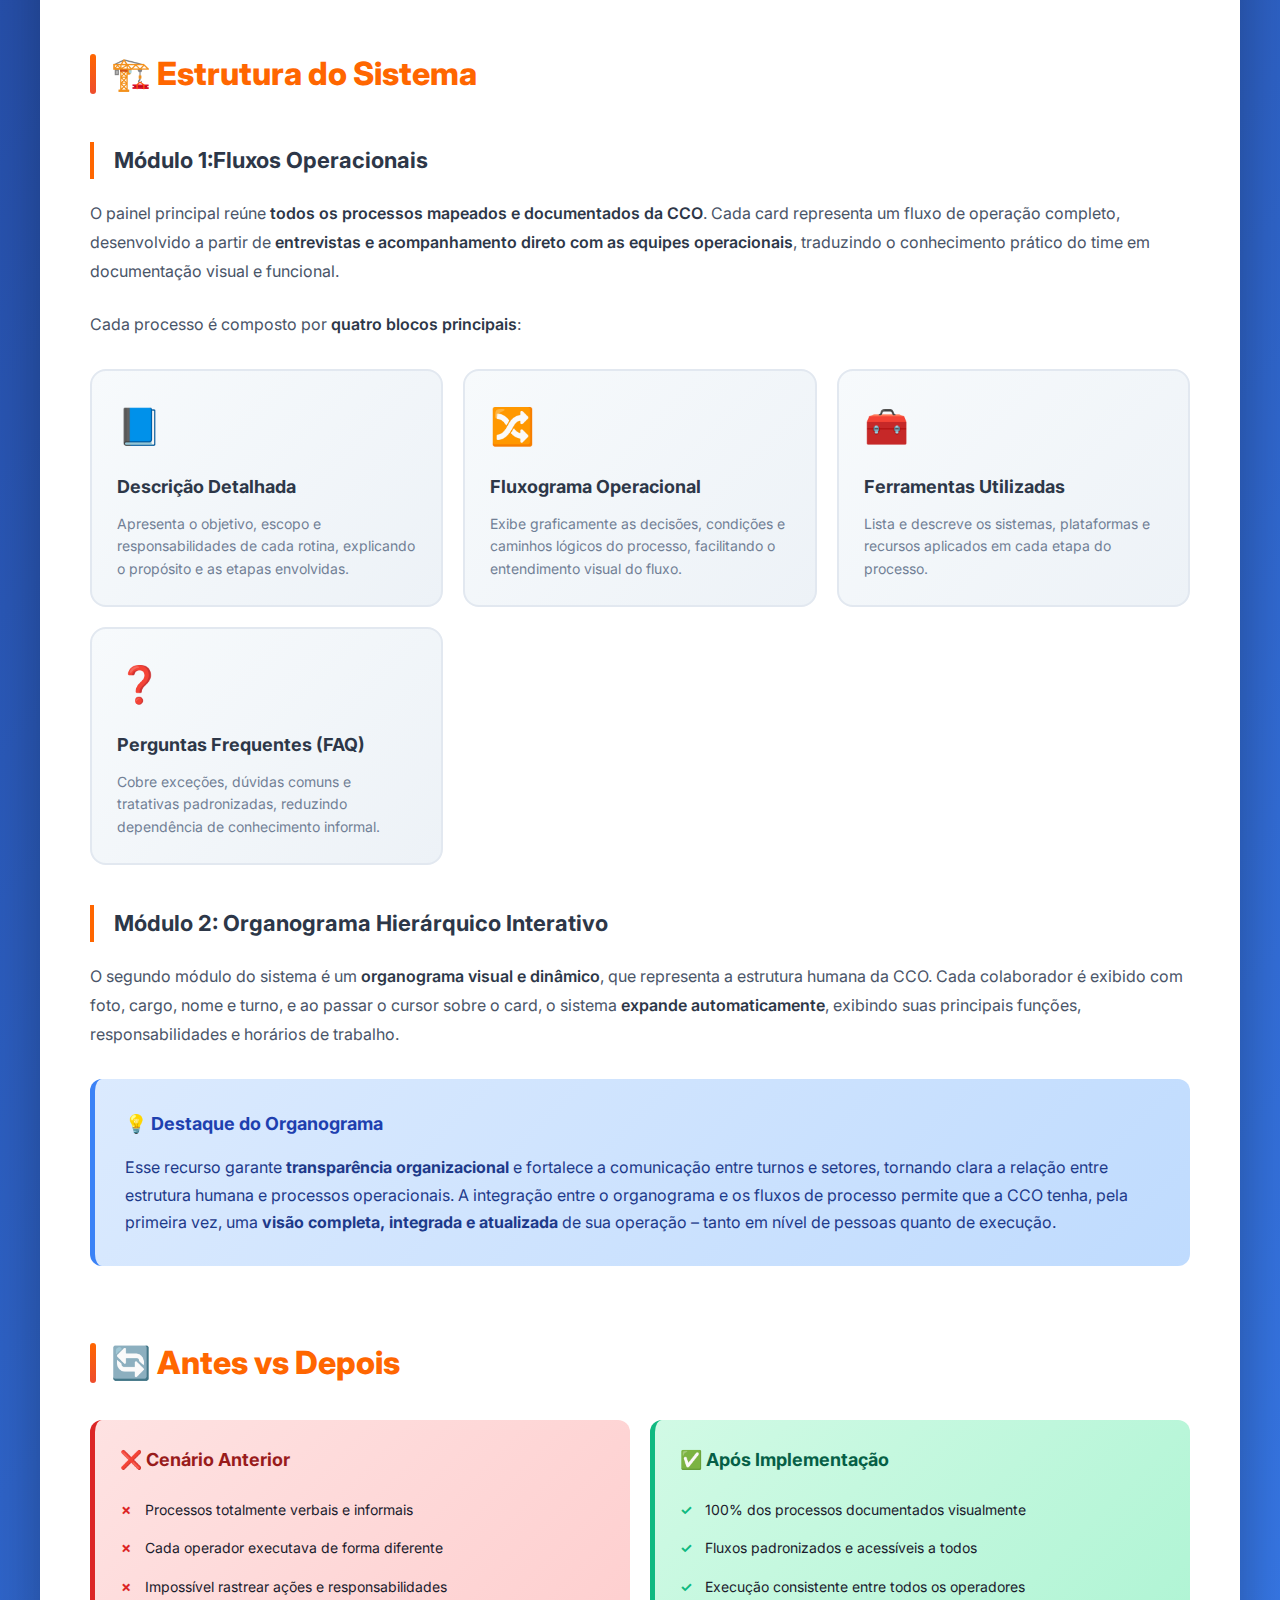
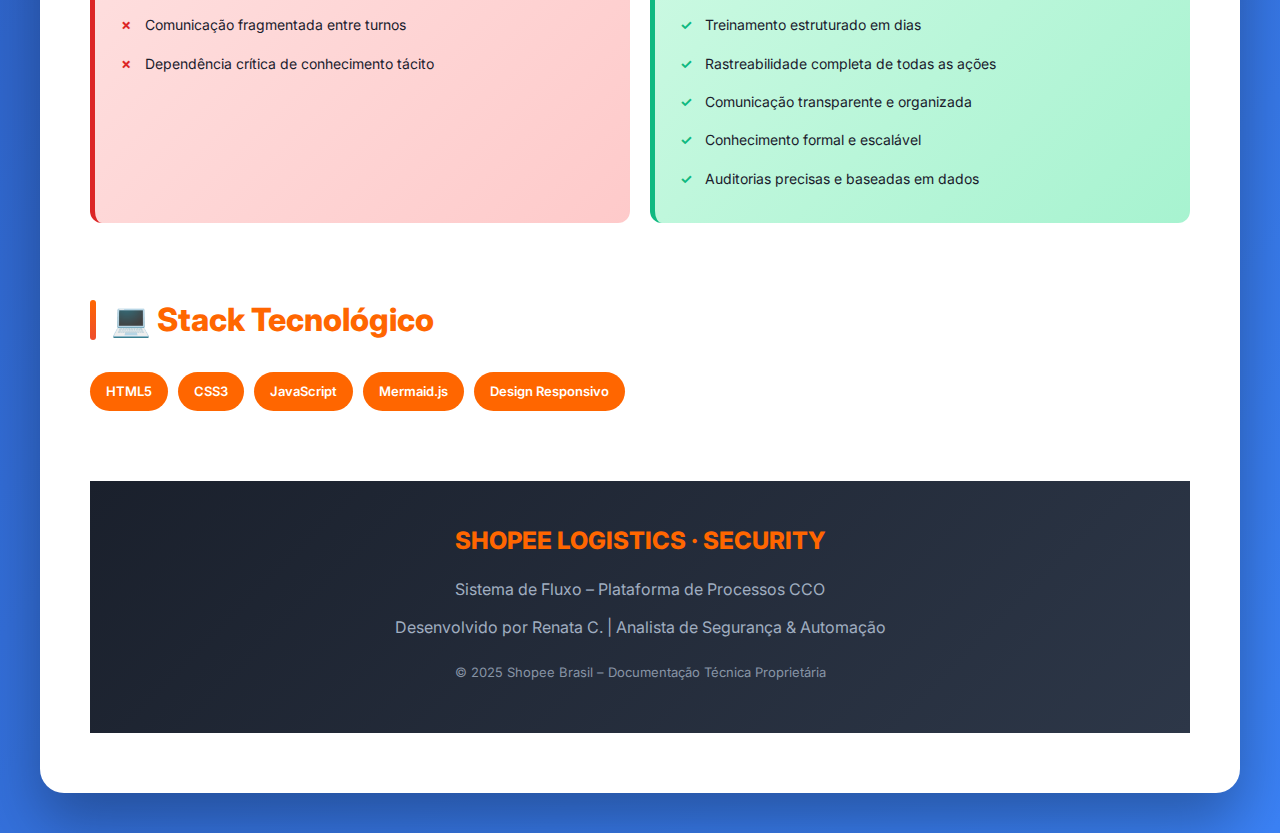
<file: docs/fluxo/index.html>
<!DOCTYPE html>
<html lang="pt-BR">
<head>
    <meta charset="UTF-8">
    <meta name="viewport" content="width=device-width, initial-scale=1.0">
    <title>Central de Segurança - Fluxos Operacionais | Documentação Técnica</title>
    <style>
        @import url('https://fonts.googleapis.com/css2?family=Inter:wght@300;400;500;600;700;800;900&display=swap');
        
        * {
            margin: 0;
            padding: 0;
            box-sizing: border-box;
        }
        
        body {
            font-family: 'Inter', -apple-system, BlinkMacSystemFont, sans-serif;
            line-height: 1.7;
            color: #1a202c;
            background: linear-gradient(135deg, #1e3a8a 0%, #3b82f6 100%);
            padding: 0;
        }
        
        .container {
            max-width: 1200px;
            margin: 40px auto;
            background: white;
            box-shadow: 0 30px 60px rgba(0,0,0,0.3);
            border-radius: 24px;
            overflow: hidden;
        }
        
        .header {
            background: linear-gradient(135deg, #FF6600 0%, #EE4D2D 100%);
            color: white;
            padding: 60px 50px;
            position: relative;
            overflow: hidden;
        }
        
        .header::before {
            content: '';
            position: absolute;
            top: -50%;
            right: -10%;
            width: 500px;
            height: 500px;
            background: radial-gradient(circle, rgba(255,255,255,0.1) 0%, transparent 70%);
            border-radius: 50%;
        }
        
        .header-content {
            position: relative;
            z-index: 2;
        }
        
        .badge {
            display: inline-block;
            background: rgba(255,255,255,0.2);
            padding: 8px 20px;
            border-radius: 20px;
            font-size: 13px;
            font-weight: 600;
            margin-bottom: 20px;
            backdrop-filter: blur(10px);
            border: 1px solid rgba(255,255,255,0.3);
        }
        
        .header h1 {
            font-size: 48px;
            font-weight: 900;
            margin-bottom: 15px;
            line-height: 1.1;
            text-shadow: 0 4px 12px rgba(0,0,0,0.2);
        }
        
        .header .subtitle {
            font-size: 20px;
            font-weight: 400;
            opacity: 0.95;
            margin-bottom: 30px;
        }
        
        .stats-row {
            display: flex;
            gap: 30px;
            margin-top: 30px;
            flex-wrap: wrap;
        }
        
        .stat-box {
            flex: 1;
            min-width: 200px;
            background: rgba(255,255,255,0.15);
            padding: 20px;
            border-radius: 12px;
            backdrop-filter: blur(10px);
            border: 1px solid rgba(255,255,255,0.2);
        }
        
        .stat-value {
            font-size: 32px;
            font-weight: 800;
            margin-bottom: 5px;
        }
        
        .stat-label {
            font-size: 13px;
            opacity: 0.9;
            font-weight: 500;
        }
        
        .content {
            padding: 60px 50px;
        }
        
        .section {
            margin-bottom: 70px;
        }
        
        .section-title {
            font-size: 32px;
            font-weight: 800;
            color: #FF6600;
            margin-bottom: 25px;
            display: flex;
            align-items: center;
            gap: 15px;
        }
        
        .section-title::before {
            content: '';
            width: 6px;
            height: 40px;
            background: linear-gradient(180deg, #FF6600, #EE4D2D);
            border-radius: 3px;
        }
        
        .subsection {
            margin: 40px 0;
        }
        
        .subsection-title {
            font-size: 22px;
            font-weight: 700;
            color: #2d3748;
            margin-bottom: 20px;
            padding-left: 20px;
            border-left: 4px solid #FF6600;
        }
        
        .text-block {
            font-size: 16px;
            line-height: 1.8;
            color: #4a5568;
            margin-bottom: 25px;
        }
        
        .text-block strong {
            color: #2d3748;
            font-weight: 600;
        }
        
        .highlight-box {
            background: linear-gradient(135deg, #fff5eb 0%, #ffe8d9 100%);
            border-left: 5px solid #FF6600;
            padding: 30px;
            border-radius: 12px;
            margin: 30px 0;
        }
        
        .highlight-box h4 {
            color: #c53030;
            font-size: 18px;
            margin-bottom: 15px;
            font-weight: 700;
        }
        
        .highlight-box p {
            color: #744210;
            line-height: 1.7;
        }
        
        .objectives-list {
            display: flex;
            flex-direction: column;
            gap: 20px;
            margin: 30px 0;
        }

        .objective-item {
            display: flex;
            gap: 20px;
            align-items: flex-start;
            padding: 25px;
            background: white;
            border-radius: 12px;
            border-left: 5px solid #FF6600;
            box-shadow: 0 2px 10px rgba(0,0,0,0.05);
            transition: all 0.3s ease;
        }

        .objective-item:hover {
            transform: translateX(5px);
            box-shadow: 0 5px 20px rgba(255,102,0,0.15);
        }

        .objective-number {
            flex-shrink: 0;
            width: 40px;
            height: 40px;
            background: linear-gradient(135deg, #FF6600, #EE4D2D);
            color: white;
            border-radius: 50%;
            display: flex;
            align-items: center;
            justify-content: center;
            font-size: 18px;
            font-weight: 700;
        }

        .objective-content h4 {
            color: #2d3748;
            font-size: 18px;
            margin-bottom: 8px;
            font-weight: 700;
        }

        .objective-content p {
            color: #4a5568;
            font-size: 15px;
            line-height: 1.7;
        }
        
        .feature-grid {
            display: grid;
            grid-template-columns: repeat(auto-fit, minmax(280px, 1fr));
            gap: 20px;
            margin: 30px 0;
        }
        
        .feature-card {
            background: linear-gradient(135deg, #f7fafc 0%, #edf2f7 100%);
            border: 2px solid #e2e8f0;
            border-radius: 16px;
            padding: 25px;
            transition: all 0.3s ease;
        }
        
        .feature-card:hover {
            transform: translateY(-5px);
            box-shadow: 0 15px 35px rgba(0,0,0,0.1);
            border-color: #FF6600;
        }
        
        .feature-icon {
            font-size: 36px;
            margin-bottom: 15px;
        }
        
        .feature-name {
            font-size: 18px;
            font-weight: 700;
            color: #2d3748;
            margin-bottom: 10px;
        }
        
        .feature-description {
            font-size: 14px;
            color: #718096;
            line-height: 1.6;
        }

        .process-list {
            display: grid;
            gap: 15px;
            margin: 30px 0;
        }

        .process-item {
            background: white;
            border: 2px solid #e2e8f0;
            border-radius: 12px;
            padding: 20px;
            display: flex;
            align-items: flex-start;
            gap: 15px;
            transition: all 0.3s ease;
        }

        .process-item:hover {
            border-color: #FF6600;
            box-shadow: 0 5px 20px rgba(255,102,0,0.1);
        }

        .process-icon {
            font-size: 32px;
            flex-shrink: 0;
        }

        .process-content h4 {
            color: #2d3748;
            font-size: 18px;
            margin-bottom: 8px;
        }

        .process-content p {
            color: #4a5568;
            font-size: 14px;
            line-height: 1.6;
        }

        .tech-stack {
            display: flex;
            flex-wrap: wrap;
            gap: 10px;
            margin: 20px 0;
        }

        .tech-badge {
            background: #FF6600;
            color: white;
            padding: 8px 16px;
            border-radius: 20px;
            font-size: 13px;
            font-weight: 600;
        }

        .comparison-box {
            display: grid;
            grid-template-columns: 1fr 1fr;
            gap: 20px;
            margin: 30px 0;
        }

        .comparison-card {
            padding: 25px;
            border-radius: 12px;
        }

        .comparison-before {
            background: linear-gradient(135deg, #fee2e2 0%, #fecaca 100%);
            border-left: 5px solid #dc2626;
        }

        .comparison-after {
            background: linear-gradient(135deg, #d1fae5 0%, #a7f3d0 100%);
            border-left: 5px solid #10b981;
        }

        .comparison-card h4 {
            font-size: 18px;
            margin-bottom: 15px;
            font-weight: 700;
        }

        .comparison-before h4 {
            color: #991b1b;
        }

        .comparison-after h4 {
            color: #065f46;
        }

        .comparison-card ul {
            list-style: none;
            padding: 0;
        }

        .comparison-card li {
            padding: 8px 0;
            padding-left: 25px;
            position: relative;
            font-size: 14px;
            line-height: 1.6;
        }

        .comparison-before li::before {
            content: '✗';
            position: absolute;
            left: 0;
            color: #dc2626;
            font-weight: 700;
        }

        .comparison-after li::before {
            content: '✓';
            position: absolute;
            left: 0;
            color: #10b981;
            font-weight: 700;
        }
        
        .footer {
            background: linear-gradient(135deg, #1a202c 0%, #2d3748 100%);
            color: #a0aec0;
            padding: 40px 50px;
            text-align: center;
        }
        
        .footer-title {
            color: #FF6600;
            font-size: 24px;
            font-weight: 800;
            margin-bottom: 15px;
        }
        
        .footer p {
            line-height: 1.7;
            margin: 10px 0;
        }
        
        @media (max-width: 768px) {
            .container {
                margin: 20px;
                border-radius: 16px;
            }
            
            .header, .content {
                padding: 40px 30px;
            }
            
            .header h1 {
                font-size: 36px;
            }
            
            .stats-row {
                flex-direction: column;
                gap: 15px;
            }

            .comparison-box {
                grid-template-columns: 1fr;
            }
        }
    </style>
</head>
<body>
    <div class="container">
        <div class="header">
            <div class="header-content">
                <div class="badge">🛡️ SHOPEE SECURITY · SISTEMA DE GESTÃO OPERACIONAL</div>
                <h1>Central de Segurança</h1>
                <p class="subtitle">Fluxos Operacionais e Organograma Hierárquico da CCO</p>
                
                <div class="stats-row">
                   
                    <div class="stat-box">
                        <div class="stat-value">100%</div>
                        <div class="stat-label">Fluxos Padronizados</div>
                    </div>
                    <div class="stat-box">
                        <div class="stat-value">2</div>
                        <div class="stat-label">Módulos Integrados</div>
                    </div>
                    
                </div>
            </div>
        </div>
        
        <div class="content">
            <section class="section">
                <h2 class="section-title">📋 Visão Geral do Projeto</h2>
                
                <div class="text-block">
                    O <strong>Sistema Central de Segurança</strong> foi desenvolvido para <strong>organizar, padronizar e digitalizar</strong> todos os fluxos operacionais da <strong>CCO (Central de Controle Operacional)</strong>, que até então funcionava de forma <strong>totalmente desestruturada</strong>.
                </div>
                
                <div class="highlight-box">
                    <h4>⚠️ O Cenário Anterior</h4>
                    <p>
                        Antes deste projeto, <strong>não existia registros ou documentação formal</strong> de processos. Cada operador executava suas tarefas com base em <strong>experiências anteriores ou repasses informais</strong>. As operações eram transmitidas <strong>verbalmente, sem padronização, controle de fluxo ou rastreabilidade</strong>, o que comprometia a eficiência da central, a visibilidade das ações e a capacidade de auditoria.
                    </p>
                    <p style="margin-top: 12px;">
                        Não havia registro de <strong>quem fez o quê, quando e por quê</strong>.
                    </p>
                </div>
                
                <div class="text-block">
                    A partir dessa necessidade surgiu <strong>a plataforma</strong>, que centraliza todos os fluxos operacionais, ferramentas utilizadas, responsabilidades e estruturas hierárquicas da equipe. A plataforma não apenas documenta o que é feito, mas <strong>define como deve ser feito</strong>, criando uma base sólida para treinamentos, auditorias e gestão estratégica.
                </div>
                
                <div class="text-block">
                    O sistema foi desenhado para oferecer <strong>transparência, rastreabilidade e padronização</strong> nas rotinas da equipe de segurança, integrando fluxogramas dinâmicos, descrições operacionais detalhadas, ferramentas utilizadas e perguntas frequentes (FAQ). Além disso, inclui um <strong>organograma hierárquico interativo</strong>, que exibe a estrutura completa da equipe.
                </div>
            </section>

            <section class="section">
                <h2 class="section-title">🎯 Objetivos Principais</h2>
                
                <div class="text-block">
                    O projeto foi desenvolvido com os seguintes objetivos estratégicos:
                </div>

                <ul class="simple-objectives">
                    <li><strong>Estruturar e documentar</strong> todos os fluxos de operação da CCO</li>
                    <li><strong>Padronizar etapas e decisões</strong> em processos operacionais</li>
                    <li><strong>Reduzir a dependência</strong> de conhecimento verbal e informal</li>
                    <li><strong>Melhorar a comunicação</strong> entre turnos e setores</li>
                    <li><strong>Garantir rastreabilidade total</strong> das rotinas</li>
                    <li><strong>Criar uma visão integrada</strong> entre organograma de equipe e processos operacionais</li>
                    <li><strong>Estabelecer uma base sólida</strong> para treinamento, integração e auditoria</li>
                    <li><strong>Aumentar a eficiência, autonomia</strong> e clareza operacional</li>
                </ul>
            </section>

            <section class="section">
                <h2 class="section-title">🏗️ Estrutura do Sistema</h2>
                
                <div class="subsection">
                    <h3 class="subsection-title">Módulo 1:Fluxos Operacionais</h3>
                    
                    <div class="text-block">
                        O painel principal reúne <strong>todos os processos mapeados e documentados da CCO</strong>. Cada card representa um fluxo de operação completo, desenvolvido a partir de <strong>entrevistas e acompanhamento direto com as equipes operacionais</strong>, traduzindo o conhecimento prático do time em documentação visual e funcional.
                    </div>
                    
                    <div class="text-block">
                        Cada processo é composto por <strong>quatro blocos principais</strong>:
                    </div>

                    <div class="feature-grid">
                        <div class="feature-card">
                            <div class="feature-icon">📘</div>
                            <div class="feature-name">Descrição Detalhada</div>
                            <div class="feature-description">
                                Apresenta o objetivo, escopo e responsabilidades de cada rotina, explicando o propósito e as etapas envolvidas.
                            </div>
                        </div>
                        
                        <div class="feature-card">
                            <div class="feature-icon">🔀</div>
                            <div class="feature-name">Fluxograma Operacional</div>
                            <div class="feature-description">
                                Exibe graficamente as decisões, condições e caminhos lógicos do processo, facilitando o entendimento visual do fluxo.
                            </div>
                        </div>
                        
                        <div class="feature-card">
                            <div class="feature-icon">🧰</div>
                            <div class="feature-name">Ferramentas Utilizadas</div>
                            <div class="feature-description">
                                Lista e descreve os sistemas, plataformas e recursos aplicados em cada etapa do processo.
                            </div>
                        </div>
                        
                        <div class="feature-card">
                            <div class="feature-icon">❓</div>
                            <div class="feature-name">Perguntas Frequentes (FAQ)</div>
                            <div class="feature-description">
                                Cobre exceções, dúvidas comuns e tratativas padronizadas, reduzindo dependência de conhecimento informal.
                            </div>
                        </div>
                    </div>
                </div>

                <div class="subsection">
                    <h3 class="subsection-title">Módulo 2: Organograma Hierárquico Interativo</h3>
                    
                    <div class="text-block">
                        O segundo módulo do sistema é um <strong>organograma visual e dinâmico</strong>, que representa a estrutura humana da CCO. Cada colaborador é exibido com foto, cargo, nome e turno, e ao passar o cursor sobre o card, o sistema <strong>expande automaticamente</strong>, exibindo suas principais funções, responsabilidades e horários de trabalho.
                    </div>
                    
                    <div class="highlight-box" style="background: linear-gradient(135deg, #dbeafe 0%, #bfdbfe 100%); border-left-color: #3b82f6;">
                        <h4 style="color: #1e40af;">💡 Destaque do Organograma</h4>
                        <p style="color: #1e3a8a;">
                            Esse recurso garante <strong>transparência organizacional</strong> e fortalece a comunicação entre turnos e setores, tornando clara a relação entre estrutura humana e processos operacionais. A integração entre o organograma e os fluxos de processo permite que a CCO tenha, pela primeira vez, uma <strong>visão completa, integrada e atualizada</strong> de sua operação – tanto em nível de pessoas quanto de execução.
                        </p>
                    </div>
                </div>
            </section>

            

            <section class="section">
                <h2 class="section-title">🔄 Antes vs Depois</h2>
                
                <div class="comparison-box">
                    <div class="comparison-card comparison-before">
                        <h4>❌ Cenário Anterior</h4>
                        <ul>
                            <li>Processos totalmente verbais e informais</li>
                            <li>Cada operador executava de forma diferente</li>
                            <li>Impossível rastrear ações e responsabilidades</li>
                            <li>Comunicação fragmentada entre turnos</li>
                            <li>Dependência crítica de conhecimento tácito</li>
                        </ul>
                    </div>

                    <div class="comparison-card comparison-after">
                        <h4>✅ Após Implementação</h4>
                        <ul>
                            <li>100% dos processos documentados visualmente</li>
                            <li>Fluxos padronizados e acessíveis a todos</li>
                            <li>Execução consistente entre todos os operadores</li>
                            <li>Treinamento estruturado em dias</li>
                            <li>Rastreabilidade completa de todas as ações</li>
                            <li>Comunicação transparente e organizada</li>
                            <li>Conhecimento formal e escalável</li>
                            <li>Auditorias precisas e baseadas em dados</li>
                        </ul>
                    </div>
                </div>
            </section>

            <section class="section">
                <h2 class="section-title">💻 Stack Tecnológico</h2>
                
                <div class="tech-stack">
                    <div class="tech-badge">HTML5</div>
                    <div class="tech-badge">CSS3</div>
                    <div class="tech-badge">JavaScript</div>
                    <div class="tech-badge">Mermaid.js</div>
                    <div class="tech-badge">Design Responsivo</div>
                </div>

                  </section>

       <div class="footer">
            <div class="footer-title">SHOPEE LOGISTICS · SECURITY</div>
            <p>Sistema de Fluxo – Plataforma de Processos CCO</p>
            <p>Desenvolvido por Renata C. | Analista de Segurança & Automação</p>
            <p style="margin-top: 20px; font-size: 13px; opacity: 0.8;">
                © 2025 Shopee Brasil – Documentação Técnica Proprietária
            </p>
        </div>
    </div>
</body>
</html>
</file>
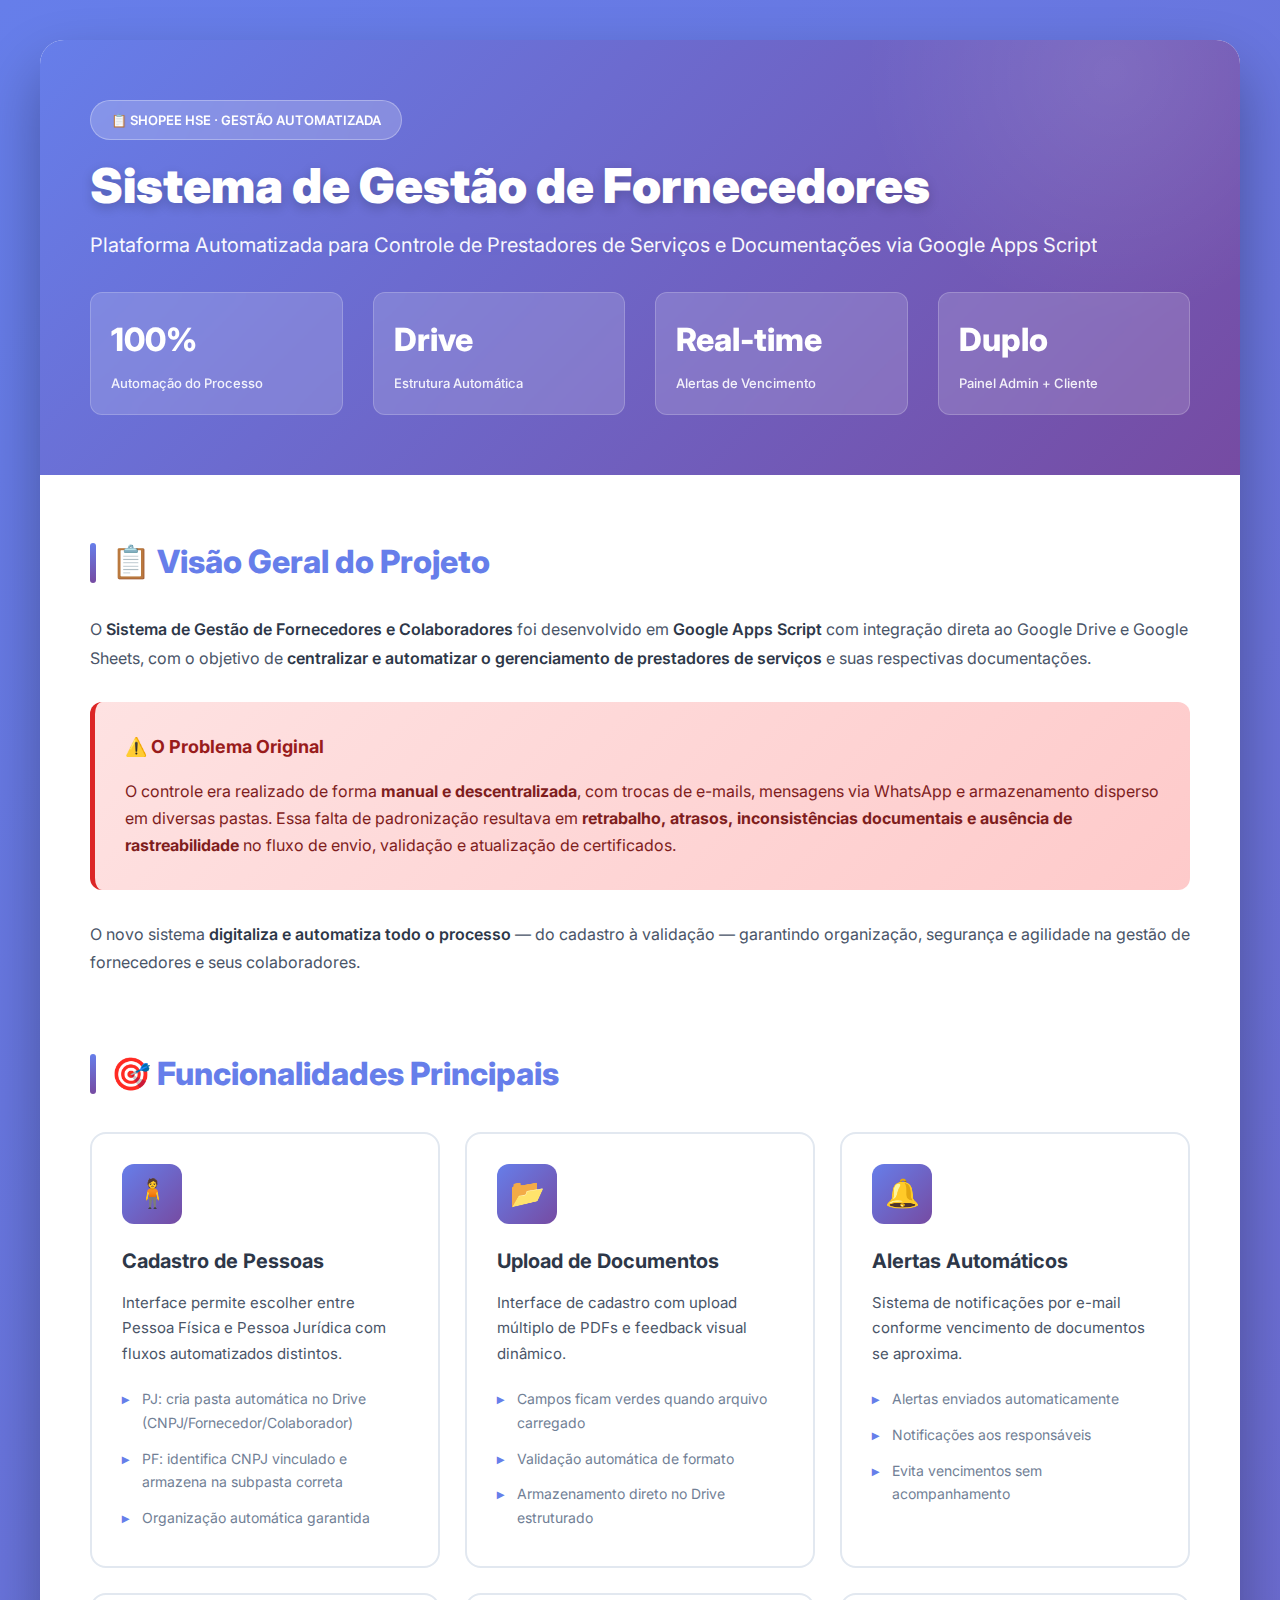
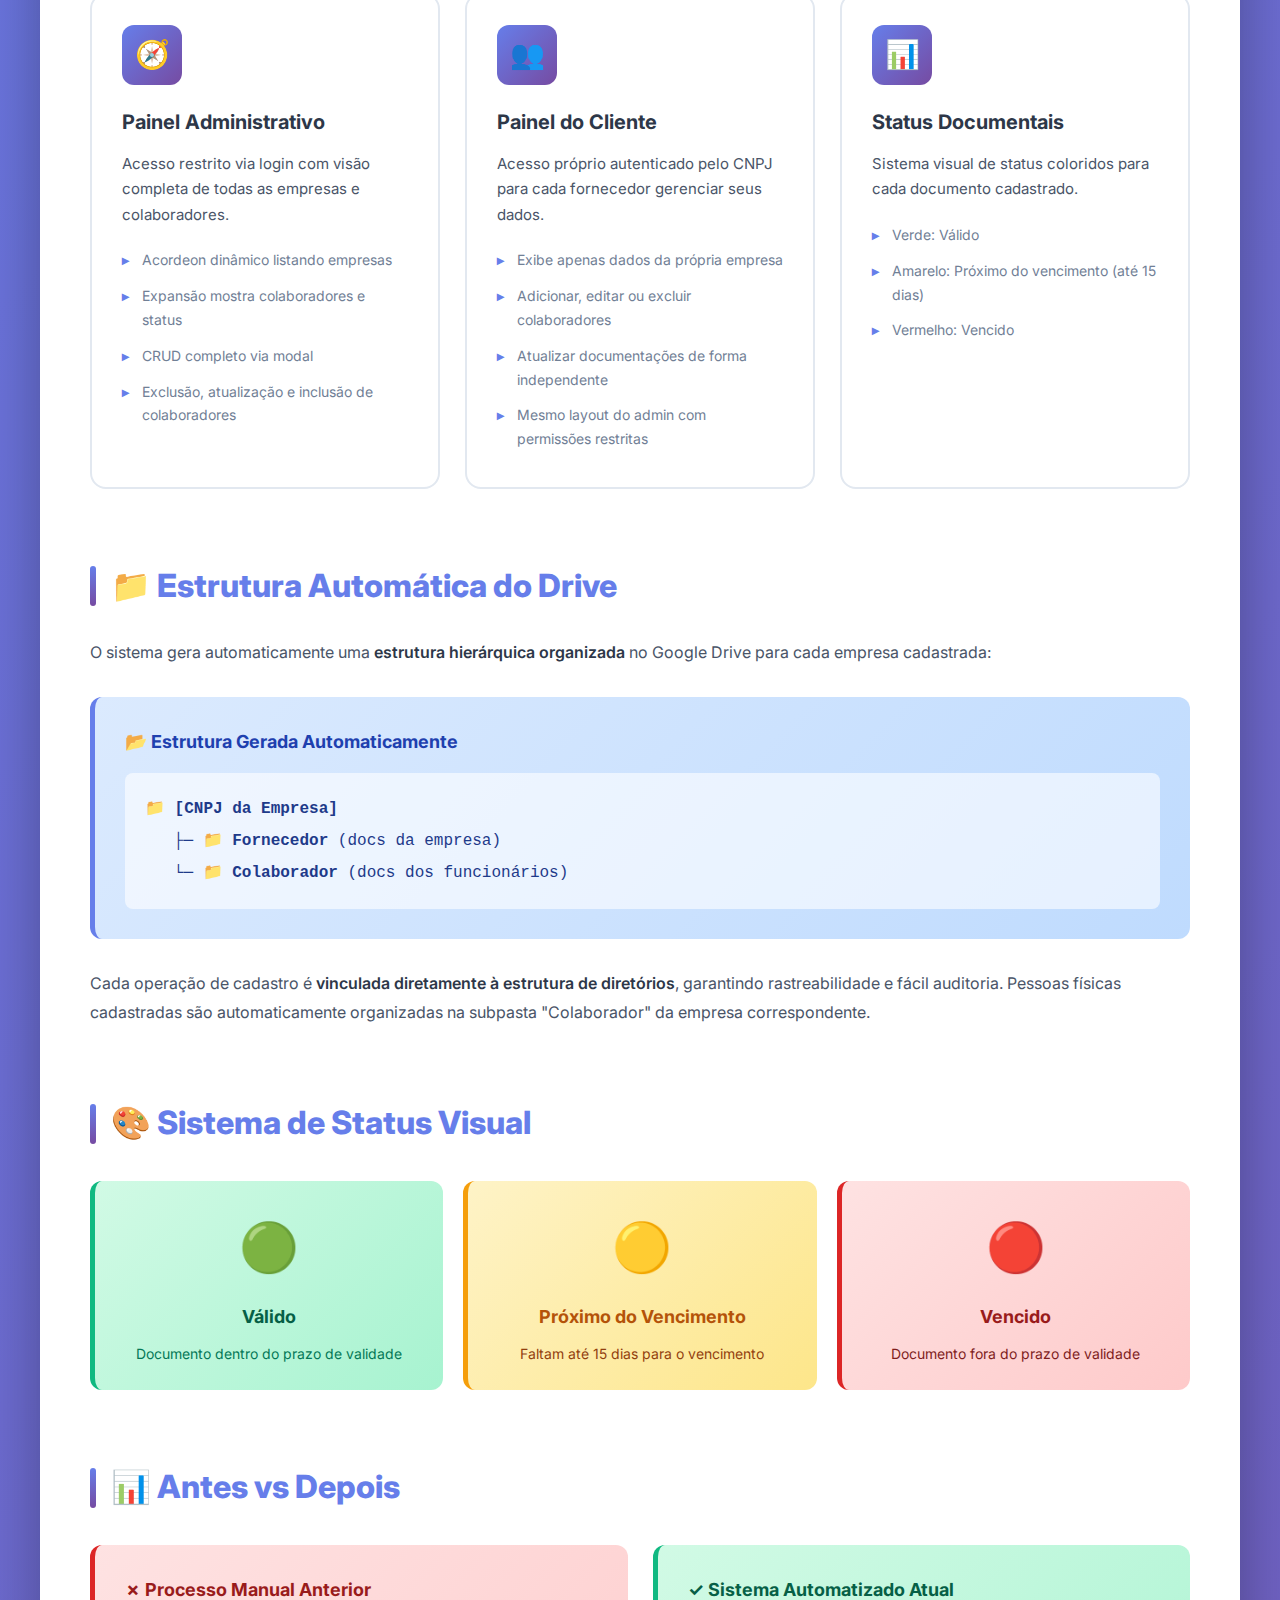
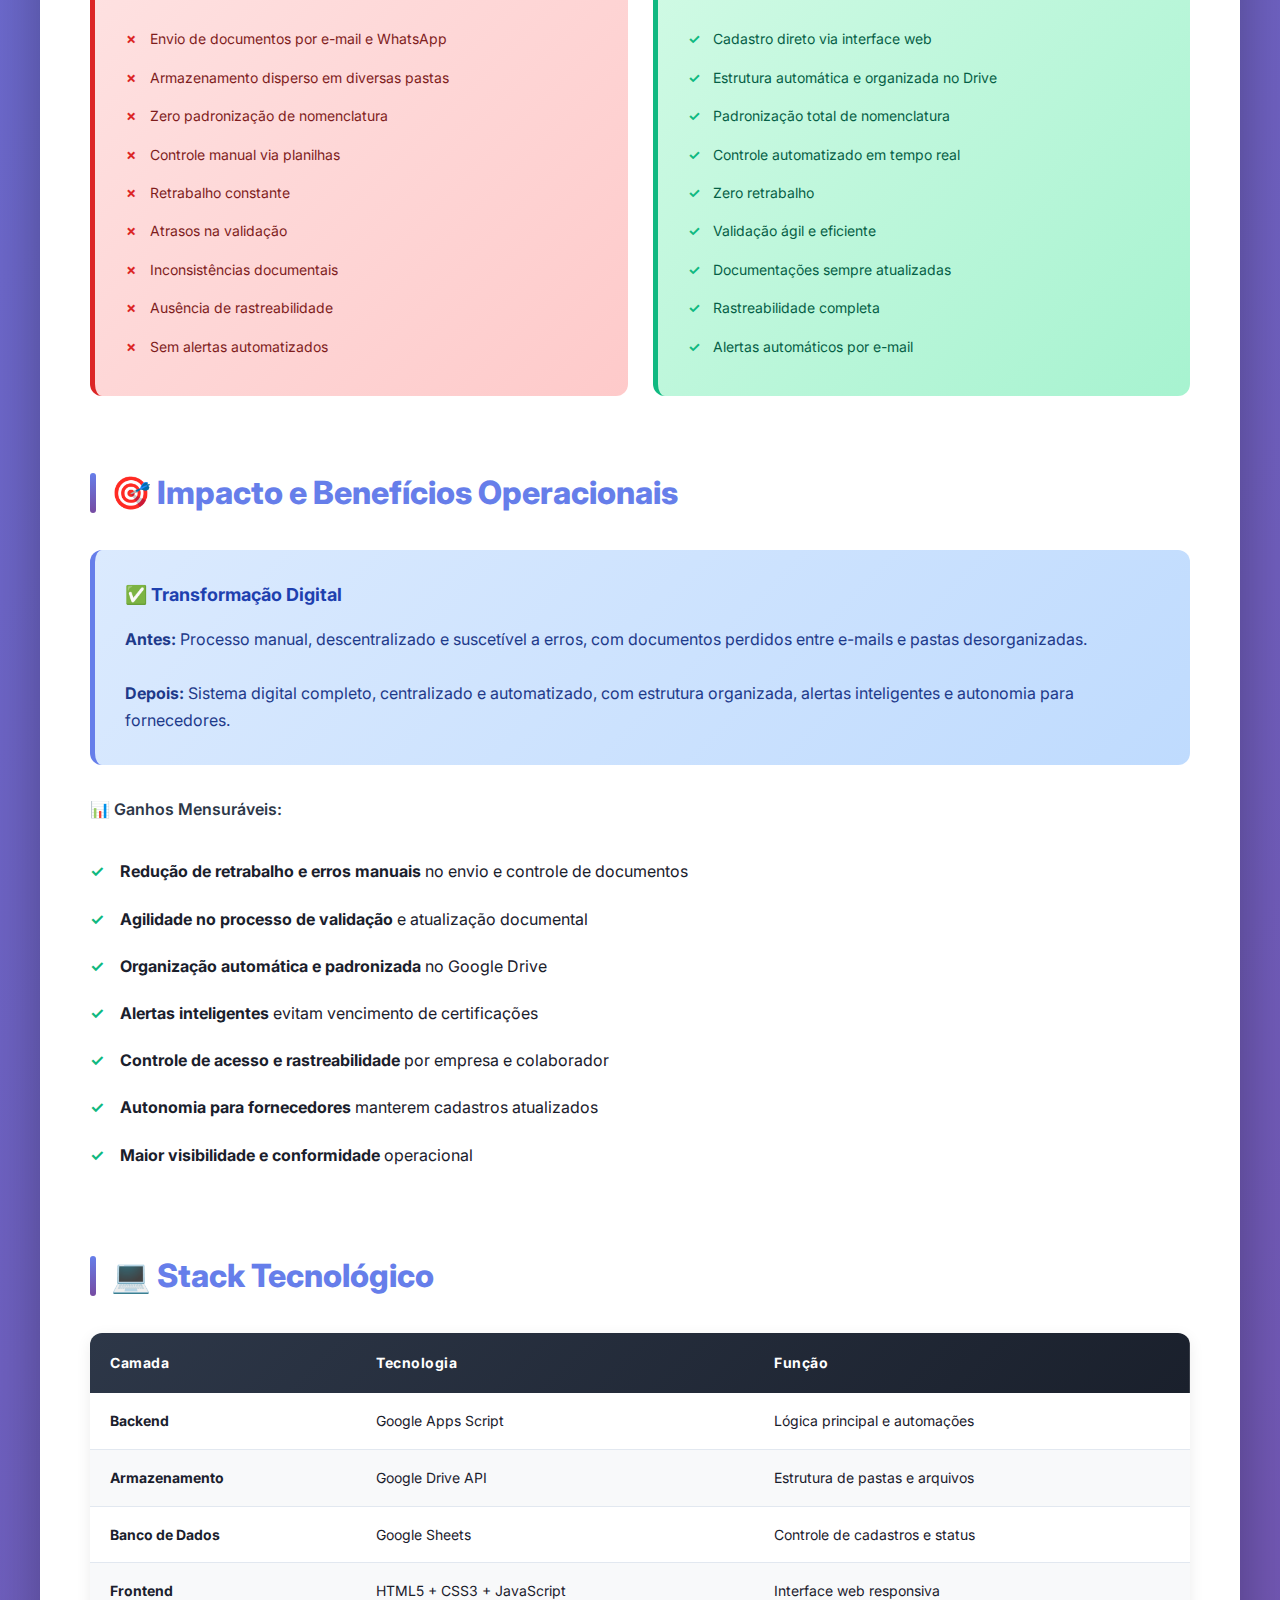
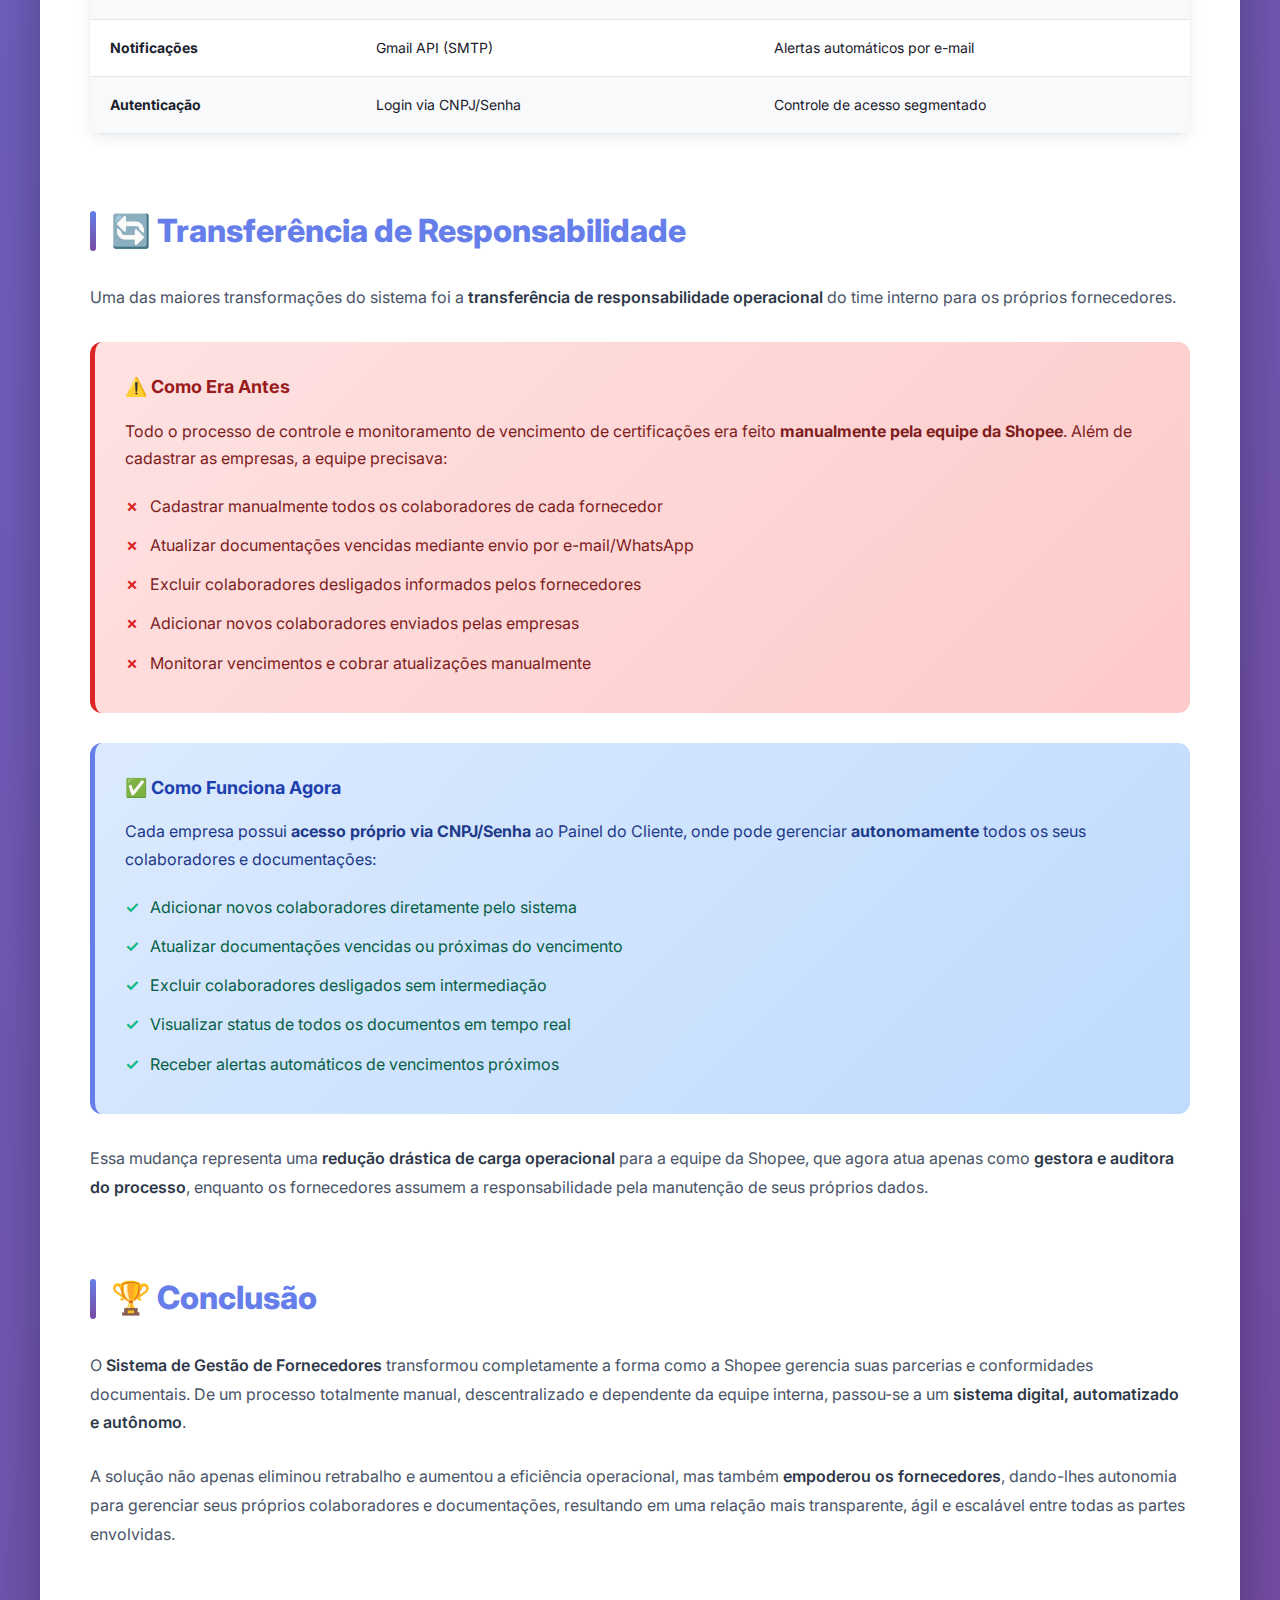
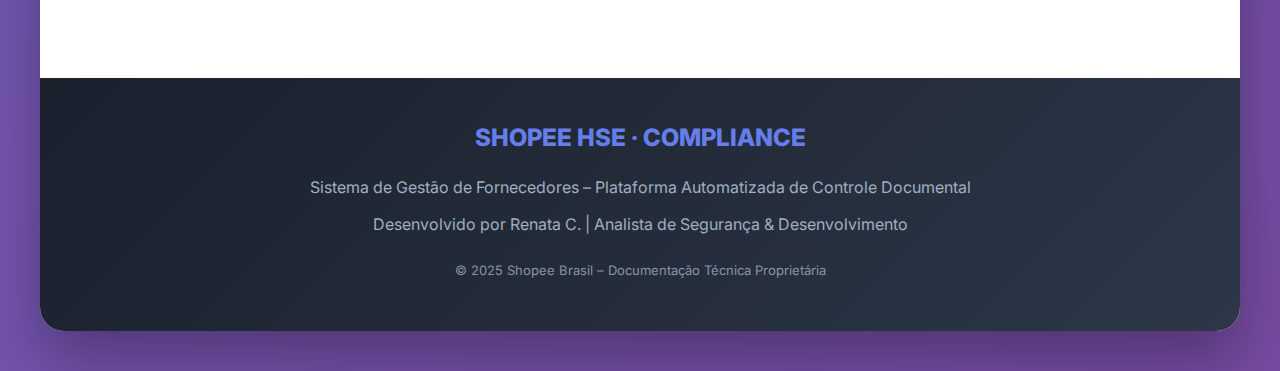
<file: docs/fornecedor/index.html>
<!DOCTYPE html>
<html lang="pt-BR">
<head>
    <meta charset="UTF-8">
    <meta name="viewport" content="width=device-width, initial-scale=1.0">
    <title>Sistema de Gestão de Fornecedores | Documentação Técnica</title>
    <style>
        @import url('https://fonts.googleapis.com/css2?family=Inter:wght@300;400;500;600;700;800;900&display=swap');
        
        * {
            margin: 0;
            padding: 0;
            box-sizing: border-box;
        }
        
        body {
            font-family: 'Inter', -apple-system, BlinkMacSystemFont, sans-serif;
            line-height: 1.7;
            color: #1a202c;
            background: linear-gradient(135deg, #667eea 0%, #764ba2 100%);
            padding: 0;
        }
        
        .container {
            max-width: 1200px;
            margin: 40px auto;
            background: white;
            box-shadow: 0 30px 60px rgba(0,0,0,0.3);
            border-radius: 24px;
            overflow: hidden;
        }
        
        .header {
            background: linear-gradient(135deg, #667eea 0%, #764ba2 100%);
            color: white;
            padding: 60px 50px;
            position: relative;
            overflow: hidden;
        }
        
        .header::before {
            content: '';
            position: absolute;
            top: -50%;
            right: -10%;
            width: 500px;
            height: 500px;
            background: radial-gradient(circle, rgba(255,255,255,0.1) 0%, transparent 70%);
            border-radius: 50%;
        }
        
        .header-content {
            position: relative;
            z-index: 2;
        }
        
        .badge {
            display: inline-block;
            background: rgba(255,255,255,0.2);
            padding: 8px 20px;
            border-radius: 20px;
            font-size: 13px;
            font-weight: 600;
            margin-bottom: 20px;
            backdrop-filter: blur(10px);
            border: 1px solid rgba(255,255,255,0.3);
        }
        
        .header h1 {
            font-size: 48px;
            font-weight: 900;
            margin-bottom: 15px;
            line-height: 1.1;
            text-shadow: 0 4px 12px rgba(0,0,0,0.2);
        }
        
        .header .subtitle {
            font-size: 20px;
            font-weight: 400;
            opacity: 0.95;
            margin-bottom: 30px;
        }
        
        .stats-row {
            display: flex;
            gap: 30px;
            margin-top: 30px;
            flex-wrap: wrap;
        }
        
        .stat-box {
            flex: 1;
            min-width: 200px;
            background: rgba(255,255,255,0.15);
            padding: 20px;
            border-radius: 12px;
            backdrop-filter: blur(10px);
            border: 1px solid rgba(255,255,255,0.2);
        }
        
        .stat-value {
            font-size: 32px;
            font-weight: 800;
            margin-bottom: 5px;
        }
        
        .stat-label {
            font-size: 13px;
            opacity: 0.9;
            font-weight: 500;
        }
        
        .content {
            padding: 60px 50px;
        }
        
        .section {
            margin-bottom: 70px;
        }
        
        .section-title {
            font-size: 32px;
            font-weight: 800;
            color: #667eea;
            margin-bottom: 25px;
            display: flex;
            align-items: center;
            gap: 15px;
        }
        
        .section-title::before {
            content: '';
            width: 6px;
            height: 40px;
            background: linear-gradient(180deg, #667eea, #764ba2);
            border-radius: 3px;
        }
        
        .subsection {
            margin: 40px 0;
        }
        
        .subsection-title {
            font-size: 22px;
            font-weight: 700;
            color: #2d3748;
            margin-bottom: 20px;
            padding-left: 20px;
            border-left: 4px solid #667eea;
        }
        
        .text-block {
            font-size: 16px;
            line-height: 1.8;
            color: #4a5568;
            margin-bottom: 25px;
        }
        
        .text-block strong {
            color: #2d3748;
            font-weight: 600;
        }
        
        .highlight-box {
            background: linear-gradient(135deg, #dbeafe 0%, #bfdbfe 100%);
            border-left: 5px solid #667eea;
            padding: 30px;
            border-radius: 12px;
            margin: 30px 0;
        }
        
        .highlight-box h4 {
            color: #1e40af;
            font-size: 18px;
            margin-bottom: 15px;
            font-weight: 700;
        }
        
        .highlight-box p {
            color: #1e3a8a;
            line-height: 1.7;
        }

        .alert-box {
            background: linear-gradient(135deg, #fee2e2 0%, #fecaca 100%);
            border-left: 5px solid #dc2626;
            padding: 30px;
            border-radius: 12px;
            margin: 30px 0;
        }

        .alert-box h4 {
            color: #991b1b;
            font-size: 18px;
            margin-bottom: 15px;
            font-weight: 700;
        }

        .alert-box p {
            color: #7f1d1d;
            line-height: 1.7;
        }

        .feature-grid {
            display: grid;
            grid-template-columns: repeat(auto-fit, minmax(280px, 1fr));
            gap: 25px;
            margin: 30px 0;
        }

        .feature-card {
            background: white;
            border: 2px solid #e2e8f0;
            border-radius: 16px;
            padding: 30px;
            transition: all 0.3s ease;
        }

        .feature-card:hover {
            transform: translateY(-5px);
            box-shadow: 0 15px 35px rgba(0,0,0,0.1);
            border-color: #667eea;
        }

        .feature-icon {
            width: 60px;
            height: 60px;
            background: linear-gradient(135deg, #667eea, #764ba2);
            border-radius: 12px;
            display: flex;
            align-items: center;
            justify-content: center;
            font-size: 28px;
            margin-bottom: 20px;
        }

        .feature-title {
            font-size: 20px;
            font-weight: 700;
            color: #2d3748;
            margin-bottom: 12px;
        }

        .feature-description {
            color: #4a5568;
            line-height: 1.7;
            font-size: 15px;
            margin-bottom: 15px;
        }

        .feature-list {
            list-style: none;
            padding: 0;
        }

        .feature-list li {
            padding: 6px 0;
            color: #718096;
            font-size: 14px;
            position: relative;
            padding-left: 20px;
        }

        .feature-list li::before {
            content: '▸';
            position: absolute;
            left: 0;
            color: #667eea;
            font-weight: 700;
        }

        .status-grid {
            display: grid;
            grid-template-columns: repeat(3, 1fr);
            gap: 20px;
            margin: 30px 0;
        }

        .status-card {
            padding: 25px;
            border-radius: 12px;
            text-align: center;
        }

        .status-valid {
            background: linear-gradient(135deg, #d1fae5 0%, #a7f3d0 100%);
            border-left: 5px solid #10b981;
        }

        .status-warning {
            background: linear-gradient(135deg, #fef3c7 0%, #fde68a 100%);
            border-left: 5px solid #f59e0b;
        }

        .status-expired {
            background: linear-gradient(135deg, #fee2e2 0%, #fecaca 100%);
            border-left: 5px solid #dc2626;
        }

        .status-icon {
            font-size: 48px;
            margin-bottom: 15px;
        }

        .status-label {
            font-size: 18px;
            font-weight: 700;
            margin-bottom: 10px;
        }

        .status-valid .status-label {
            color: #065f46;
        }

        .status-warning .status-label {
            color: #b45309;
        }

        .status-expired .status-label {
            color: #991b1b;
        }

        .status-description {
            font-size: 14px;
            line-height: 1.6;
        }

        .status-valid .status-description {
            color: #047857;
        }

        .status-warning .status-description {
            color: #92400e;
        }

        .status-expired .status-description {
            color: #7f1d1d;
        }
        
        .comparison-grid {
            display: grid;
            grid-template-columns: 1fr 1fr;
            gap: 25px;
            margin: 30px 0;
        }

        .comparison-card {
            padding: 30px;
            border-radius: 12px;
        }

        .comparison-before {
            background: linear-gradient(135deg, #fee2e2 0%, #fecaca 100%);
            border-left: 5px solid #dc2626;
        }

        .comparison-after {
            background: linear-gradient(135deg, #d1fae5 0%, #a7f3d0 100%);
            border-left: 5px solid #10b981;
        }

        .comparison-card h4 {
            font-size: 18px;
            margin-bottom: 15px;
            font-weight: 700;
        }

        .comparison-before h4 {
            color: #991b1b;
        }

        .comparison-after h4 {
            color: #065f46;
        }

        .comparison-card ul {
            list-style: none;
            padding: 0;
        }

        .comparison-card li {
            padding: 8px 0;
            padding-left: 25px;
            position: relative;
            font-size: 14px;
            line-height: 1.6;
        }

        .comparison-before li {
            color: #7f1d1d;
        }

        .comparison-after li {
            color: #065f46;
        }

        .comparison-before li::before {
            content: '✗';
            position: absolute;
            left: 0;
            color: #dc2626;
            font-weight: 700;
        }

        .comparison-after li::before {
            content: '✓';
            position: absolute;
            left: 0;
            color: #10b981;
            font-weight: 700;
        }

        .tech-table {
            width: 100%;
            border-collapse: separate;
            border-spacing: 0;
            margin: 30px 0;
            border-radius: 12px;
            overflow: hidden;
            box-shadow: 0 4px 15px rgba(0,0,0,0.08);
        }
        
        .tech-table thead {
            background: linear-gradient(135deg, #2d3748 0%, #1a202c 100%);
            color: white;
        }
        
        .tech-table th {
            padding: 18px 20px;
            text-align: left;
            font-weight: 700;
            font-size: 14px;
            letter-spacing: 0.5px;
        }
        
        .tech-table td {
            padding: 16px 20px;
            border-bottom: 1px solid #e2e8f0;
            font-size: 14px;
        }
        
        .tech-table tbody tr {
            background: white;
            transition: all 0.2s ease;
        }
        
        .tech-table tbody tr:hover {
            background: #f7fafc;
        }
        
        .tech-table tbody tr:nth-child(even) {
            background: #f8f9fa;
        }
        
        .footer {
            background: linear-gradient(135deg, #1a202c 0%, #2d3748 100%);
            color: #a0aec0;
            padding: 40px 50px;
            text-align: center;
        }
        
        .footer-title {
            color: #667eea;
            font-size: 24px;
            font-weight: 800;
            margin-bottom: 15px;
        }
        
        .footer p {
            line-height: 1.7;
            margin: 10px 0;
        }
        
        @media (max-width: 768px) {
            .container {
                margin: 20px;
                border-radius: 16px;
            }
            
            .header, .content {
                padding: 40px 30px;
            }
            
            .header h1 {
                font-size: 36px;
            }
            
            .stats-row {
                flex-direction: column;
                gap: 15px;
            }

            .comparison-grid, .feature-grid, .status-grid {
                grid-template-columns: 1fr;
            }
        }
    </style>
</head>
<body>
    <div class="container">
        <div class="header">
            <div class="header-content">
                <div class="badge">📋 SHOPEE HSE · GESTÃO AUTOMATIZADA</div>
                <h1>Sistema de Gestão de Fornecedores</h1>
                <p class="subtitle">Plataforma Automatizada para Controle de Prestadores de Serviços e Documentações via Google Apps Script</p>
                
                <div class="stats-row">
                    <div class="stat-box">
                        <div class="stat-value">100%</div>
                        <div class="stat-label">Automação do Processo</div>
                    </div>
                    <div class="stat-box">
                        <div class="stat-value">Drive</div>
                        <div class="stat-label">Estrutura Automática</div>
                    </div>
                    <div class="stat-box">
                        <div class="stat-value">Real-time</div>
                        <div class="stat-label">Alertas de Vencimento</div>
                    </div>
                    <div class="stat-box">
                        <div class="stat-value">Duplo</div>
                        <div class="stat-label">Painel Admin + Cliente</div>
                    </div>
                </div>
            </div>
        </div>
        
        <div class="content">
            <section class="section">
                <h2 class="section-title">📋 Visão Geral do Projeto</h2>
                
                <div class="text-block">
                    O <strong>Sistema de Gestão de Fornecedores e Colaboradores</strong> foi desenvolvido em <strong>Google Apps Script</strong> com integração direta ao Google Drive e Google Sheets, com o objetivo de <strong>centralizar e automatizar o gerenciamento de prestadores de serviços</strong> e suas respectivas documentações.
                </div>
                
                <div class="alert-box">
                    <h4>⚠️ O Problema Original</h4>
                    <p>
                        O controle era realizado de forma <strong>manual e descentralizada</strong>, com trocas de e-mails, mensagens via WhatsApp e armazenamento disperso em diversas pastas. Essa falta de padronização resultava em <strong>retrabalho, atrasos, inconsistências documentais e ausência de rastreabilidade</strong> no fluxo de envio, validação e atualização de certificados.
                    </p>
                </div>
                
                <div class="text-block">
                    O novo sistema <strong>digitaliza e automatiza todo o processo</strong> — do cadastro à validação — garantindo organização, segurança e agilidade na gestão de fornecedores e seus colaboradores.
                </div>
            </section>

            <section class="section">
                <h2 class="section-title">🎯 Funcionalidades Principais</h2>
                
                <div class="feature-grid">
                    <div class="feature-card">
                        <div class="feature-icon">🧍</div>
                        <div class="feature-title">Cadastro de Pessoas</div>
                        <div class="feature-description">
                            Interface permite escolher entre Pessoa Física e Pessoa Jurídica com fluxos automatizados distintos.
                        </div>
                        <ul class="feature-list">
                            <li>PJ: cria pasta automática no Drive (CNPJ/Fornecedor/Colaborador)</li>
                            <li>PF: identifica CNPJ vinculado e armazena na subpasta correta</li>
                            <li>Organização automática garantida</li>
                        </ul>
                    </div>

                    <div class="feature-card">
                        <div class="feature-icon">📂</div>
                        <div class="feature-title">Upload de Documentos</div>
                        <div class="feature-description">
                            Interface de cadastro com upload múltiplo de PDFs e feedback visual dinâmico.
                        </div>
                        <ul class="feature-list">
                            <li>Campos ficam verdes quando arquivo carregado</li>
                            <li>Validação automática de formato</li>
                            <li>Armazenamento direto no Drive estruturado</li>
                        </ul>
                    </div>

                    <div class="feature-card">
                        <div class="feature-icon">🔔</div>
                        <div class="feature-title">Alertas Automáticos</div>
                        <div class="feature-description">
                            Sistema de notificações por e-mail conforme vencimento de documentos se aproxima.
                        </div>
                        <ul class="feature-list">
                            <li>Alertas enviados automaticamente</li>
                            <li>Notificações aos responsáveis</li>
                            <li>Evita vencimentos sem acompanhamento</li>
                        </ul>
                    </div>

                    <div class="feature-card">
                        <div class="feature-icon">🧭</div>
                        <div class="feature-title">Painel Administrativo</div>
                        <div class="feature-description">
                            Acesso restrito via login com visão completa de todas as empresas e colaboradores.
                        </div>
                        <ul class="feature-list">
                            <li>Acordeon dinâmico listando empresas</li>
                            <li>Expansão mostra colaboradores e status</li>
                            <li>CRUD completo via modal</li>
                            <li>Exclusão, atualização e inclusão de colaboradores</li>
                        </ul>
                    </div>

                    <div class="feature-card">
                        <div class="feature-icon">👥</div>
                        <div class="feature-title">Painel do Cliente</div>
                        <div class="feature-description">
                            Acesso próprio autenticado pelo CNPJ para cada fornecedor gerenciar seus dados.
                        </div>
                        <ul class="feature-list">
                            <li>Exibe apenas dados da própria empresa</li>
                            <li>Adicionar, editar ou excluir colaboradores</li>
                            <li>Atualizar documentações de forma independente</li>
                            <li>Mesmo layout do admin com permissões restritas</li>
                        </ul>
                    </div>

                    <div class="feature-card">
                        <div class="feature-icon">📊</div>
                        <div class="feature-title">Status Documentais</div>
                        <div class="feature-description">
                            Sistema visual de status coloridos para cada documento cadastrado.
                        </div>
                        <ul class="feature-list">
                            <li>Verde: Válido</li>
                            <li>Amarelo: Próximo do vencimento (até 15 dias)</li>
                            <li>Vermelho: Vencido</li>
                        </ul>
                    </div>
                </div>
            </section>

            <section class="section">
                <h2 class="section-title">📁 Estrutura Automática do Drive</h2>
                
                <div class="text-block">
                    O sistema gera automaticamente uma <strong>estrutura hierárquica organizada</strong> no Google Drive para cada empresa cadastrada:
                </div>

                <div class="highlight-box">
                    <h4>📂 Estrutura Gerada Automaticamente</h4>
                    <p style="font-family: 'Courier New', monospace; background: rgba(255,255,255,0.6); padding: 20px; border-radius: 8px; margin-top: 15px; line-height: 2;">
                        📁 <strong>[CNPJ da Empresa]</strong><br>
                        &nbsp;&nbsp;&nbsp;├─ 📁 <strong>Fornecedor</strong> (docs da empresa)<br>
                        &nbsp;&nbsp;&nbsp;└─ 📁 <strong>Colaborador</strong> (docs dos funcionários)
                    </p>
                </div>

                <div class="text-block">
                    Cada operação de cadastro é <strong>vinculada diretamente à estrutura de diretórios</strong>, garantindo rastreabilidade e fácil auditoria. Pessoas físicas cadastradas são automaticamente organizadas na subpasta "Colaborador" da empresa correspondente.
                </div>
            </section>

            <section class="section">
                <h2 class="section-title">🎨 Sistema de Status Visual</h2>
                
                <div class="status-grid">
                    <div class="status-card status-valid">
                        <div class="status-icon">🟢</div>
                        <div class="status-label">Válido</div>
                        <div class="status-description">
                            Documento dentro do prazo de validade
                        </div>
                    </div>

                    <div class="status-card status-warning">
                        <div class="status-icon">🟡</div>
                        <div class="status-label">Próximo do Vencimento</div>
                        <div class="status-description">
                            Faltam até 15 dias para o vencimento
                        </div>
                    </div>

                    <div class="status-card status-expired">
                        <div class="status-icon">🔴</div>
                        <div class="status-label">Vencido</div>
                        <div class="status-description">
                            Documento fora do prazo de validade
                        </div>
                    </div>
                </div>
            </section>

            <section class="section">
                <h2 class="section-title">📊 Antes vs Depois</h2>
                
                <div class="comparison-grid">
                    <div class="comparison-card comparison-before">
                        <h4>✗ Processo Manual Anterior</h4>
                        <ul>
                            <li>Envio de documentos por e-mail e WhatsApp</li>
                            <li>Armazenamento disperso em diversas pastas</li>
                            <li>Zero padronização de nomenclatura</li>
                            <li>Controle manual via planilhas</li>
                            <li>Retrabalho constante</li>
                            <li>Atrasos na validação</li>
                            <li>Inconsistências documentais</li>
                            <li>Ausência de rastreabilidade</li>
                            <li>Sem alertas automatizados</li>
                        </ul>
                    </div>

                    <div class="comparison-card comparison-after">
                        <h4>✓ Sistema Automatizado Atual</h4>
                        <ul>
                            <li>Cadastro direto via interface web</li>
                            <li>Estrutura automática e organizada no Drive</li>
                            <li>Padronização total de nomenclatura</li>
                            <li>Controle automatizado em tempo real</li>
                            <li>Zero retrabalho</li>
                            <li>Validação ágil e eficiente</li>
                            <li>Documentações sempre atualizadas</li>
                            <li>Rastreabilidade completa</li>
                            <li>Alertas automáticos por e-mail</li>
                        </ul>
                    </div>
                </div>
            </section>

            <section class="section">
                <h2 class="section-title">🎯 Impacto e Benefícios Operacionais</h2>
                
                <div class="highlight-box">
                    <h4>✅ Transformação Digital</h4>
                    <p>
                        <strong>Antes:</strong> Processo manual, descentralizado e suscetível a erros, com documentos perdidos entre e-mails e pastas desorganizadas.<br><br>
                        <strong>Depois:</strong> Sistema digital completo, centralizado e automatizado, com estrutura organizada, alertas inteligentes e autonomia para fornecedores.
                    </p>
                </div>
                
                <div class="text-block" style="margin-top: 30px;">
                    <strong>📊 Ganhos Mensuráveis:</strong>
                </div>
                
                <ul style="list-style: none; padding-left: 0;">
                    <li style="padding: 10px 0; position: relative; padding-left: 30px;">
                        <span style="position: absolute; left: 0; color: #10b981; font-weight: 700;">✓</span>
                        <strong>Redução de retrabalho e erros manuais</strong> no envio e controle de documentos
                    </li>
                    <li style="padding: 10px 0; position: relative; padding-left: 30px;">
                        <span style="position: absolute; left: 0; color: #10b981; font-weight: 700;">✓</span>
                        <strong>Agilidade no processo de validação</strong> e atualização documental
                    </li>
                    <li style="padding: 10px 0; position: relative; padding-left: 30px;">
                        <span style="position: absolute; left: 0; color: #10b981; font-weight: 700;">✓</span>
                        <strong>Organização automática e padronizada</strong> no Google Drive
                    </li>
                    <li style="padding: 10px 0; position: relative; padding-left: 30px;">
                        <span style="position: absolute; left: 0; color: #10b981; font-weight: 700;">✓</span>
                        <strong>Alertas inteligentes</strong> evitam vencimento de certificações
                    </li>
                    <li style="padding: 10px 0; position: relative; padding-left: 30px;">
                        <span style="position: absolute; left: 0; color: #10b981; font-weight: 700;">✓</span>
                        <strong>Controle de acesso e rastreabilidade</strong> por empresa e colaborador
                    </li>
                    <li style="padding: 10px 0; position: relative; padding-left: 30px;">
                        <span style="position: absolute; left: 0; color: #10b981; font-weight: 700;">✓</span>
                        <strong>Autonomia para fornecedores</strong> manterem cadastros atualizados
                    </li>
                    <li style="padding: 10px 0; position: relative; padding-left: 30px;">
                        <span style="position: absolute; left: 0; color: #10b981; font-weight: 700;">✓</span>
                        <strong>Maior visibilidade e conformidade</strong> operacional
                    </li>
                </ul>
            </section>

            <section class="section">
                <h2 class="section-title">💻 Stack Tecnológico</h2>
                
                <table class="tech-table">
                    <thead>
                        <tr>
                            <th>Camada</th>
                            <th>Tecnologia</th>
                            <th>Função</th>
                        </tr>
                    </thead>
                    <tbody>
                        <tr>
                            <td><strong>Backend</strong></td>
                            <td>Google Apps Script</td>
                            <td>Lógica principal e automações</td>
                        </tr>
                        <tr>
                            <td><strong>Armazenamento</strong></td>
                            <td>Google Drive API</td>
                            <td>Estrutura de pastas e arquivos</td>
                        </tr>
                        <tr>
                            <td><strong>Banco de Dados</strong></td>
                            <td>Google Sheets</td>
                            <td>Controle de cadastros e status</td>
                        </tr>
                        <tr>
                            <td><strong>Frontend</strong></td>
                            <td>HTML5 + CSS3 + JavaScript</td>
                            <td>Interface web responsiva</td>
                        </tr>
                        <tr>
                            <td><strong>Notificações</strong></td>
                            <td>Gmail API (SMTP)</td>
                            <td>Alertas automáticos por e-mail</td>
                        </tr>
                        <tr>
                            <td><strong>Autenticação</strong></td>
                            <td>Login via CNPJ/Senha</td>
                            <td>Controle de acesso segmentado</td>
                        </tr>
                    </tbody>
                </table>
            </section>

            <section class="section">
                <h2 class="section-title">🔄 Transferência de Responsabilidade</h2>
                
                <div class="text-block">
                    Uma das maiores transformações do sistema foi a <strong>transferência de responsabilidade operacional</strong> do time interno para os próprios fornecedores.
                </div>

                <div class="alert-box">
                    <h4>⚠️ Como Era Antes</h4>
                    <p>
                        Todo o processo de controle e monitoramento de vencimento de certificações era feito <strong>manualmente pela equipe da Shopee</strong>. Além de cadastrar as empresas, a equipe precisava:
                    </p>
                    <ul style="list-style: none; padding-left: 0; margin-top: 15px;">
                        <li style="padding: 6px 0; color: #7f1d1d; padding-left: 25px; position: relative;">
                            <span style="position: absolute; left: 0; color: #dc2626; font-weight: 700;">✗</span>
                            Cadastrar manualmente todos os colaboradores de cada fornecedor
                        </li>
                        <li style="padding: 6px 0; color: #7f1d1d; padding-left: 25px; position: relative;">
                            <span style="position: absolute; left: 0; color: #dc2626; font-weight: 700;">✗</span>
                            Atualizar documentações vencidas mediante envio por e-mail/WhatsApp
                        </li>
                        <li style="padding: 6px 0; color: #7f1d1d; padding-left: 25px; position: relative;">
                            <span style="position: absolute; left: 0; color: #dc2626; font-weight: 700;">✗</span>
                            Excluir colaboradores desligados informados pelos fornecedores
                        </li>
                        <li style="padding: 6px 0; color: #7f1d1d; padding-left: 25px; position: relative;">
                            <span style="position: absolute; left: 0; color: #dc2626; font-weight: 700;">✗</span>
                            Adicionar novos colaboradores enviados pelas empresas
                        </li>
                        <li style="padding: 6px 0; color: #7f1d1d; padding-left: 25px; position: relative;">
                            <span style="position: absolute; left: 0; color: #dc2626; font-weight: 700;">✗</span>
                            Monitorar vencimentos e cobrar atualizações manualmente
                        </li>
                    </ul>
                </div>

                <div class="highlight-box" style="margin-top: 30px;">
                    <h4>✅ Como Funciona Agora</h4>
                    <p>
                        Cada empresa possui <strong>acesso próprio via CNPJ/Senha</strong> ao Painel do Cliente, onde pode gerenciar <strong>autonomamente</strong> todos os seus colaboradores e documentações:
                    </p>
                    <ul style="list-style: none; padding-left: 0; margin-top: 15px;">
                        <li style="padding: 6px 0; color: #065f46; padding-left: 25px; position: relative;">
                            <span style="position: absolute; left: 0; color: #10b981; font-weight: 700;">✓</span>
                            Adicionar novos colaboradores diretamente pelo sistema
                        </li>
                        <li style="padding: 6px 0; color: #065f46; padding-left: 25px; position: relative;">
                            <span style="position: absolute; left: 0; color: #10b981; font-weight: 700;">✓</span>
                            Atualizar documentações vencidas ou próximas do vencimento
                        </li>
                        <li style="padding: 6px 0; color: #065f46; padding-left: 25px; position: relative;">
                            <span style="position: absolute; left: 0; color: #10b981; font-weight: 700;">✓</span>
                            Excluir colaboradores desligados sem intermediação
                        </li>
                        <li style="padding: 6px 0; color: #065f46; padding-left: 25px; position: relative;">
                            <span style="position: absolute; left: 0; color: #10b981; font-weight: 700;">✓</span>
                            Visualizar status de todos os documentos em tempo real
                        </li>
                        <li style="padding: 6px 0; color: #065f46; padding-left: 25px; position: relative;">
                            <span style="position: absolute; left: 0; color: #10b981; font-weight: 700;">✓</span>
                            Receber alertas automáticos de vencimentos próximos
                        </li>
                    </ul>
                </div>

                <div class="text-block" style="margin-top: 30px;">
                    Essa mudança representa uma <strong>redução drástica de carga operacional</strong> para a equipe da Shopee, que agora atua apenas como <strong>gestora e auditora do processo</strong>, enquanto os fornecedores assumem a responsabilidade pela manutenção de seus próprios dados.
                </div>
            </section>
            
            <section class="section">
                <h2 class="section-title">🏆 Conclusão</h2>
                
                <div class="text-block">
                    O <strong>Sistema de Gestão de Fornecedores</strong> transformou completamente a forma como a Shopee gerencia suas parcerias e conformidades documentais. De um processo totalmente manual, descentralizado e dependente da equipe interna, passou-se a um <strong>sistema digital, automatizado e autônomo</strong>.
                </div>
                
                <div class="text-block">
                    A solução não apenas eliminou retrabalho e aumentou a eficiência operacional, mas também <strong>empoderou os fornecedores</strong>, dando-lhes autonomia para gerenciar seus próprios colaboradores e documentações, resultando em uma relação mais transparente, ágil e escalável entre todas as partes envolvidas.
                </div>
                
               
            </section>
        </div>
        
        <div class="footer">
            <div class="footer-title">SHOPEE HSE · COMPLIANCE</div>
            <p>Sistema de Gestão de Fornecedores – Plataforma Automatizada de Controle Documental</p>
            <p>Desenvolvido por Renata C. | Analista de Segurança & Desenvolvimento</p>
            <p style="margin-top: 20px; font-size: 13px; opacity: 0.8;">
                © 2025 Shopee Brasil – Documentação Técnica Proprietária
            </p>
        </div>
    </div>
</body>
</html>
</file>
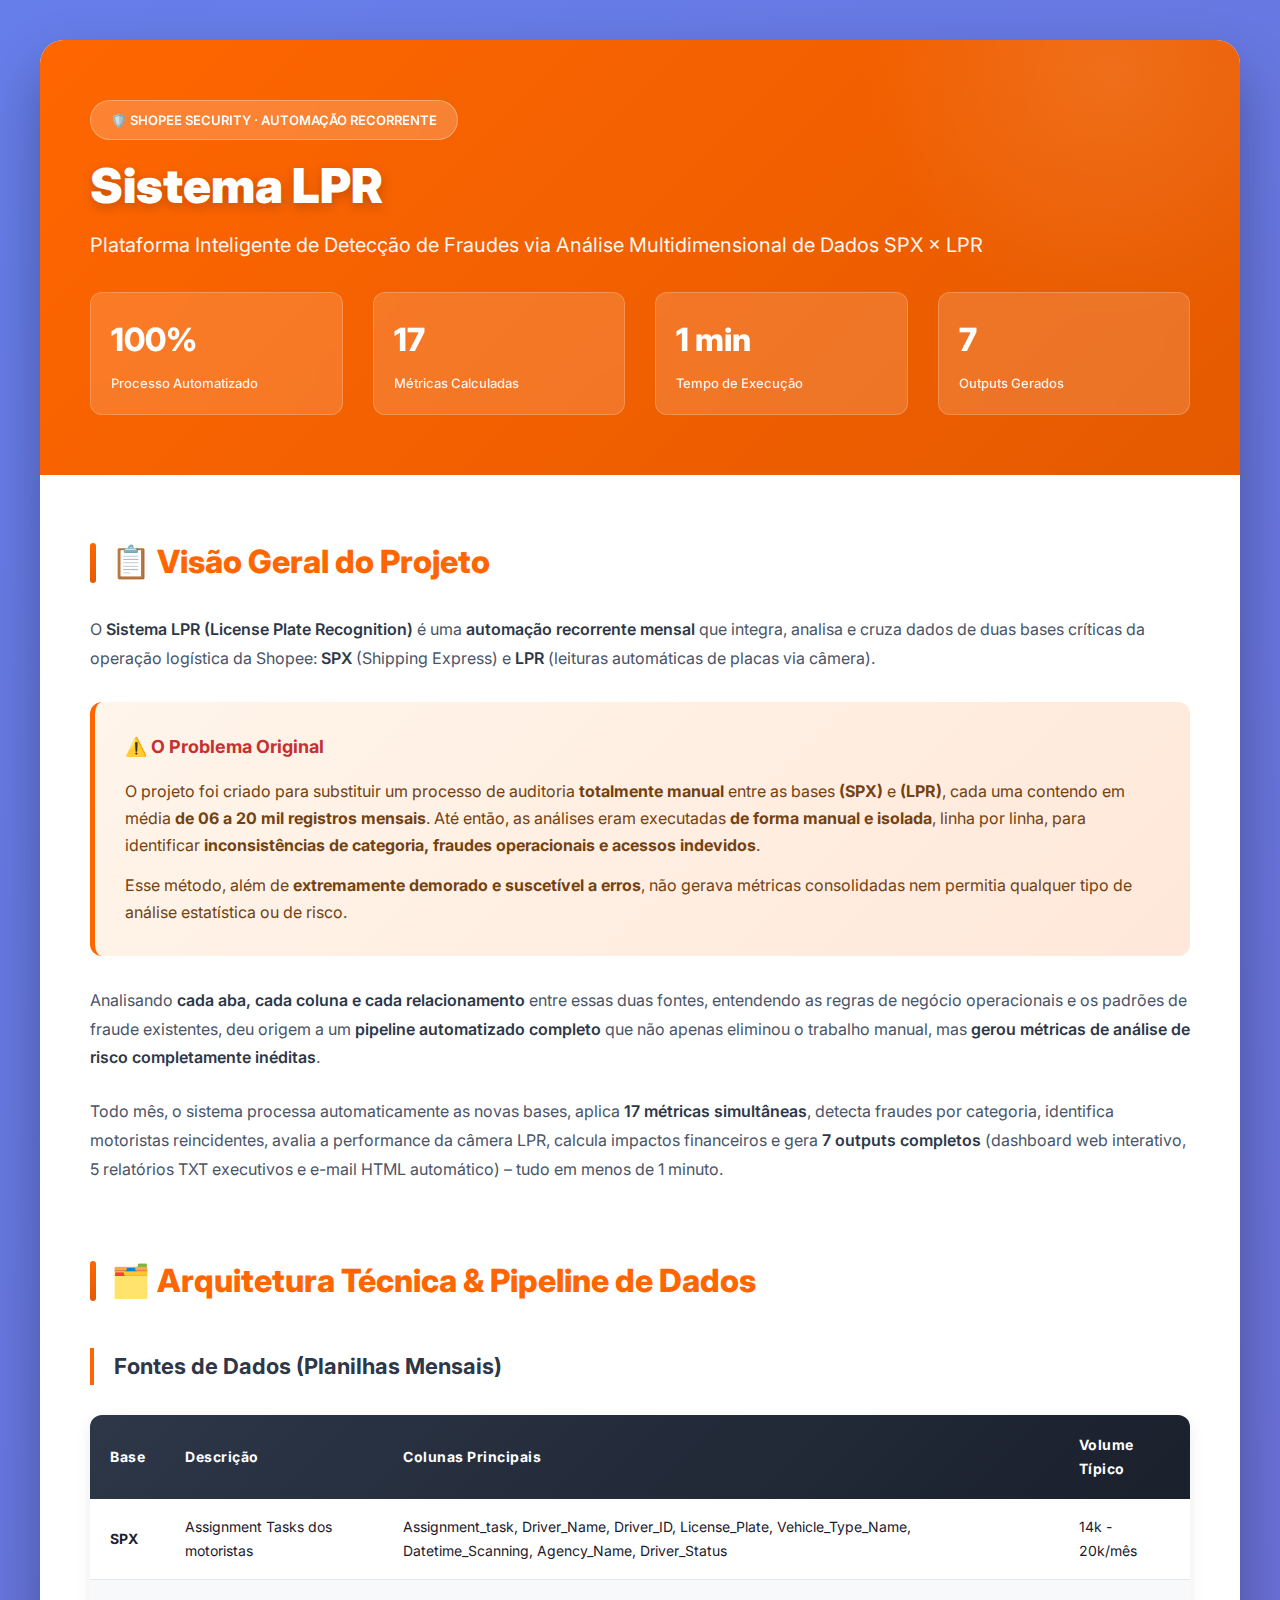
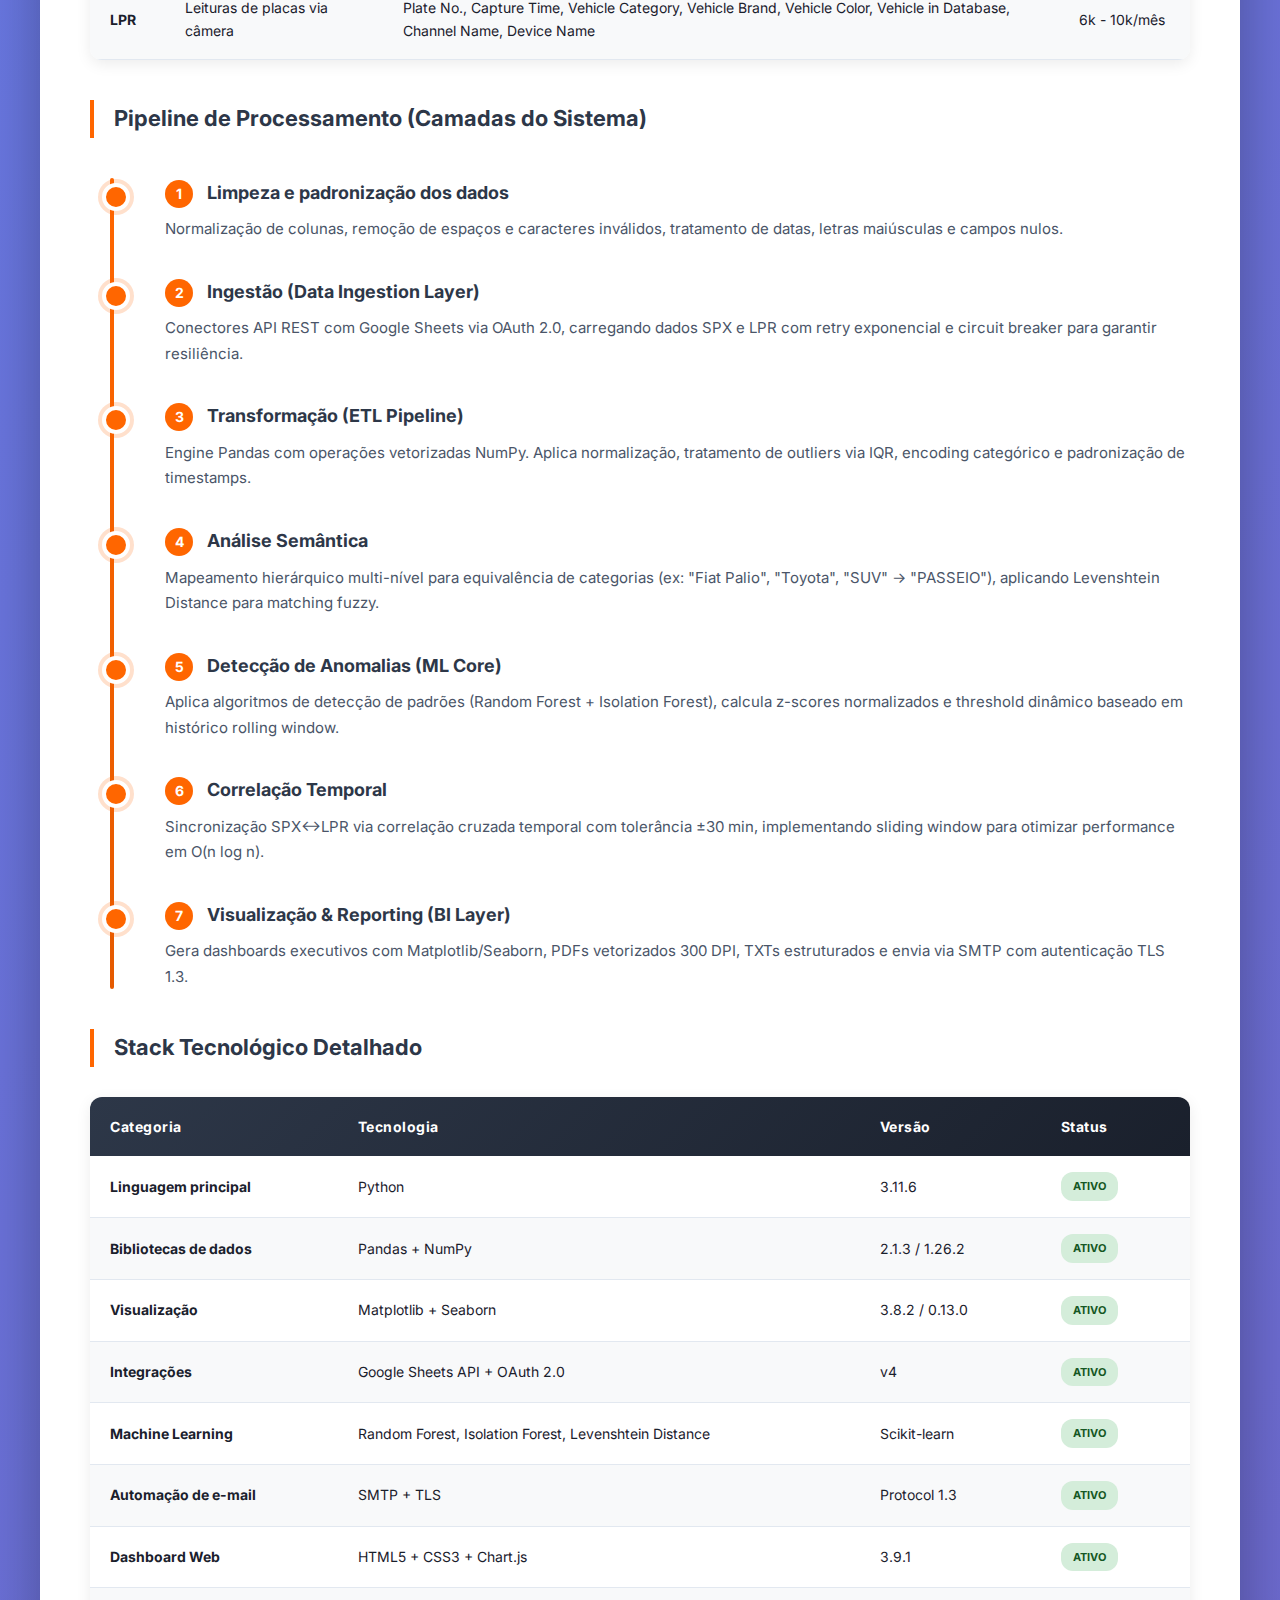
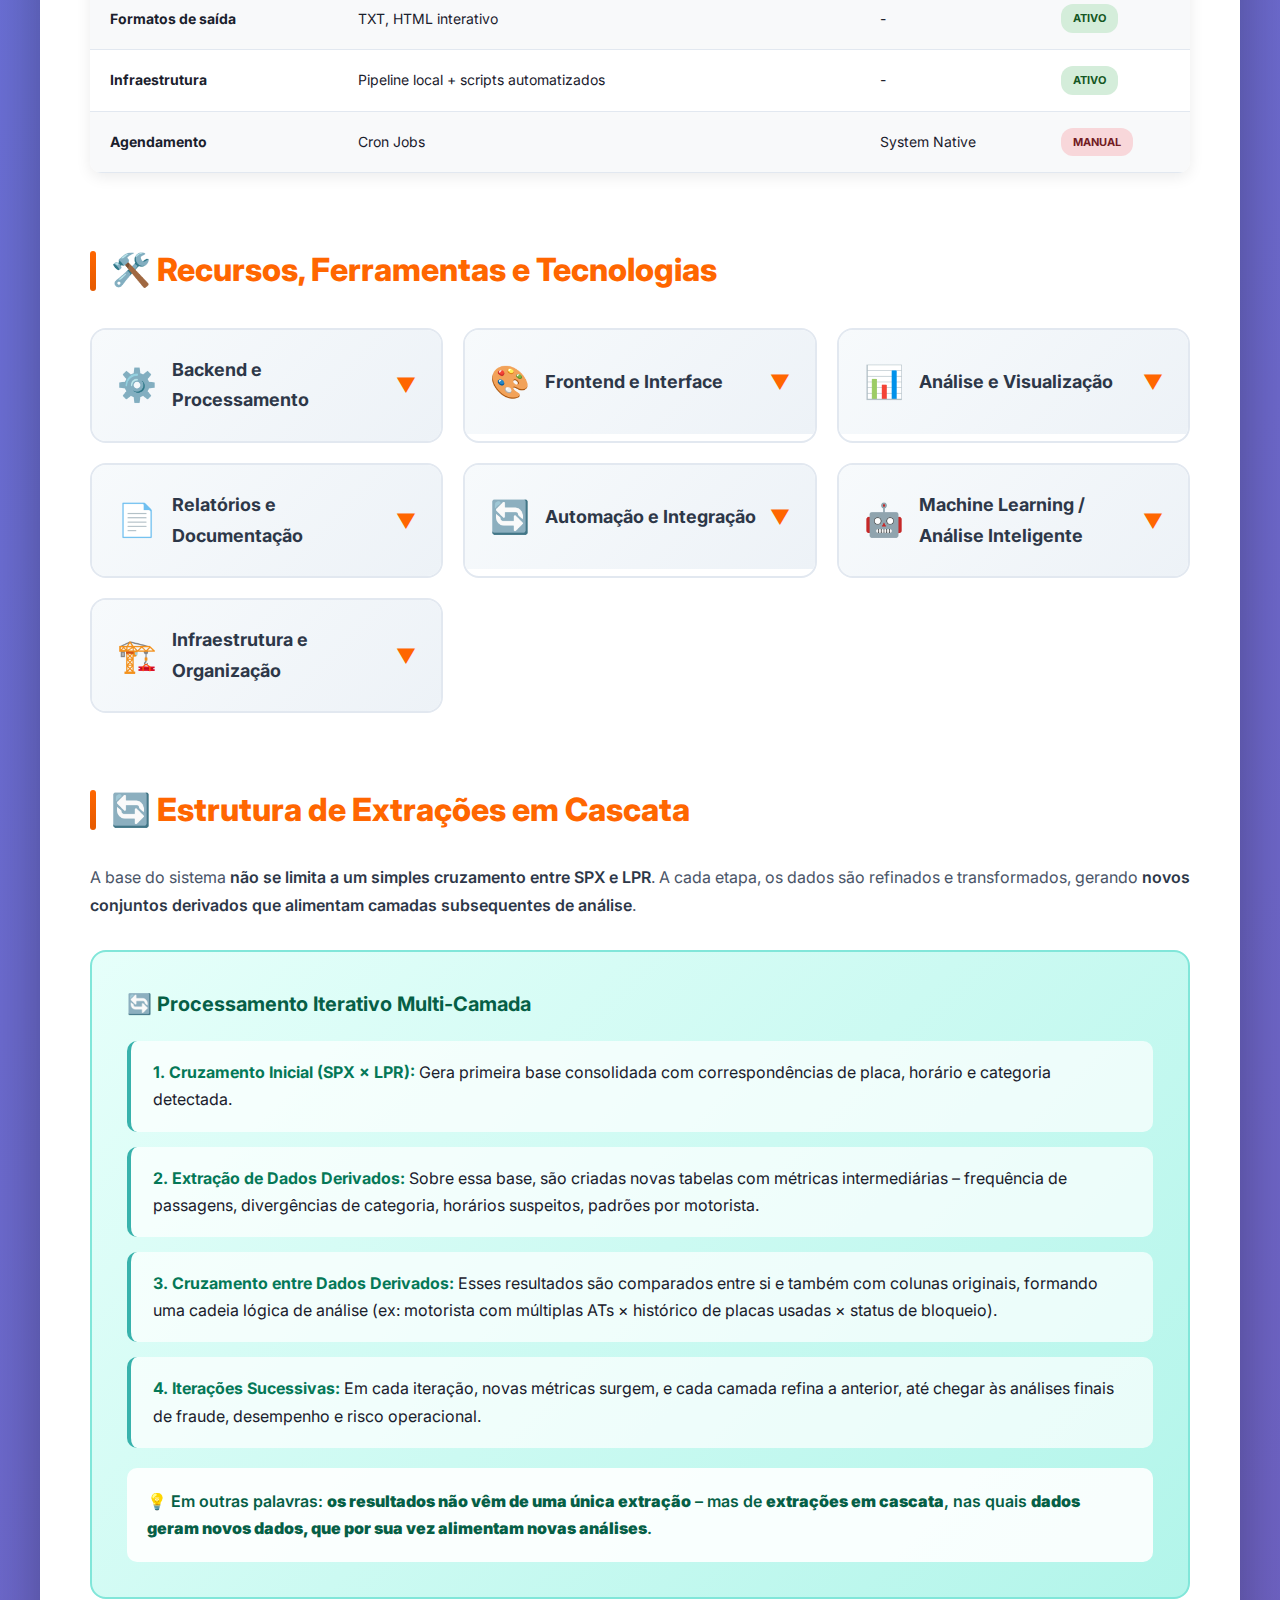
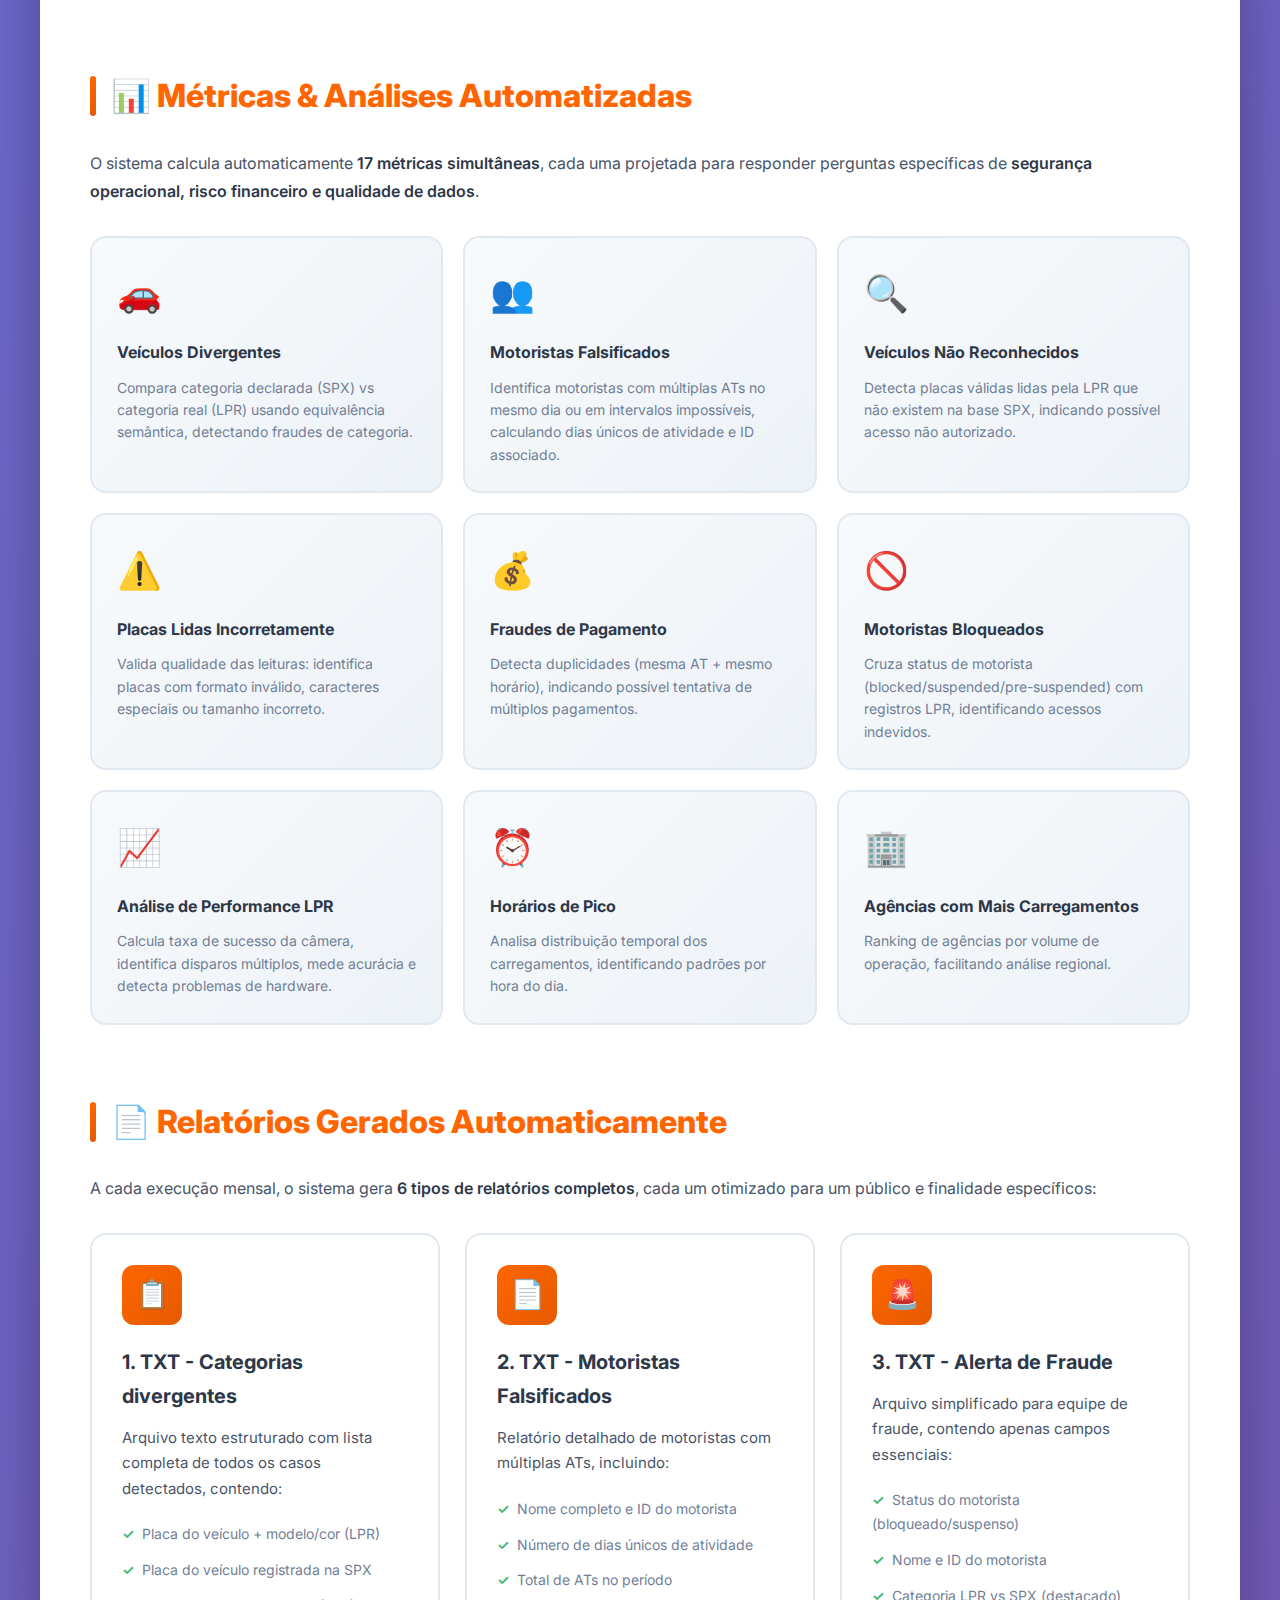
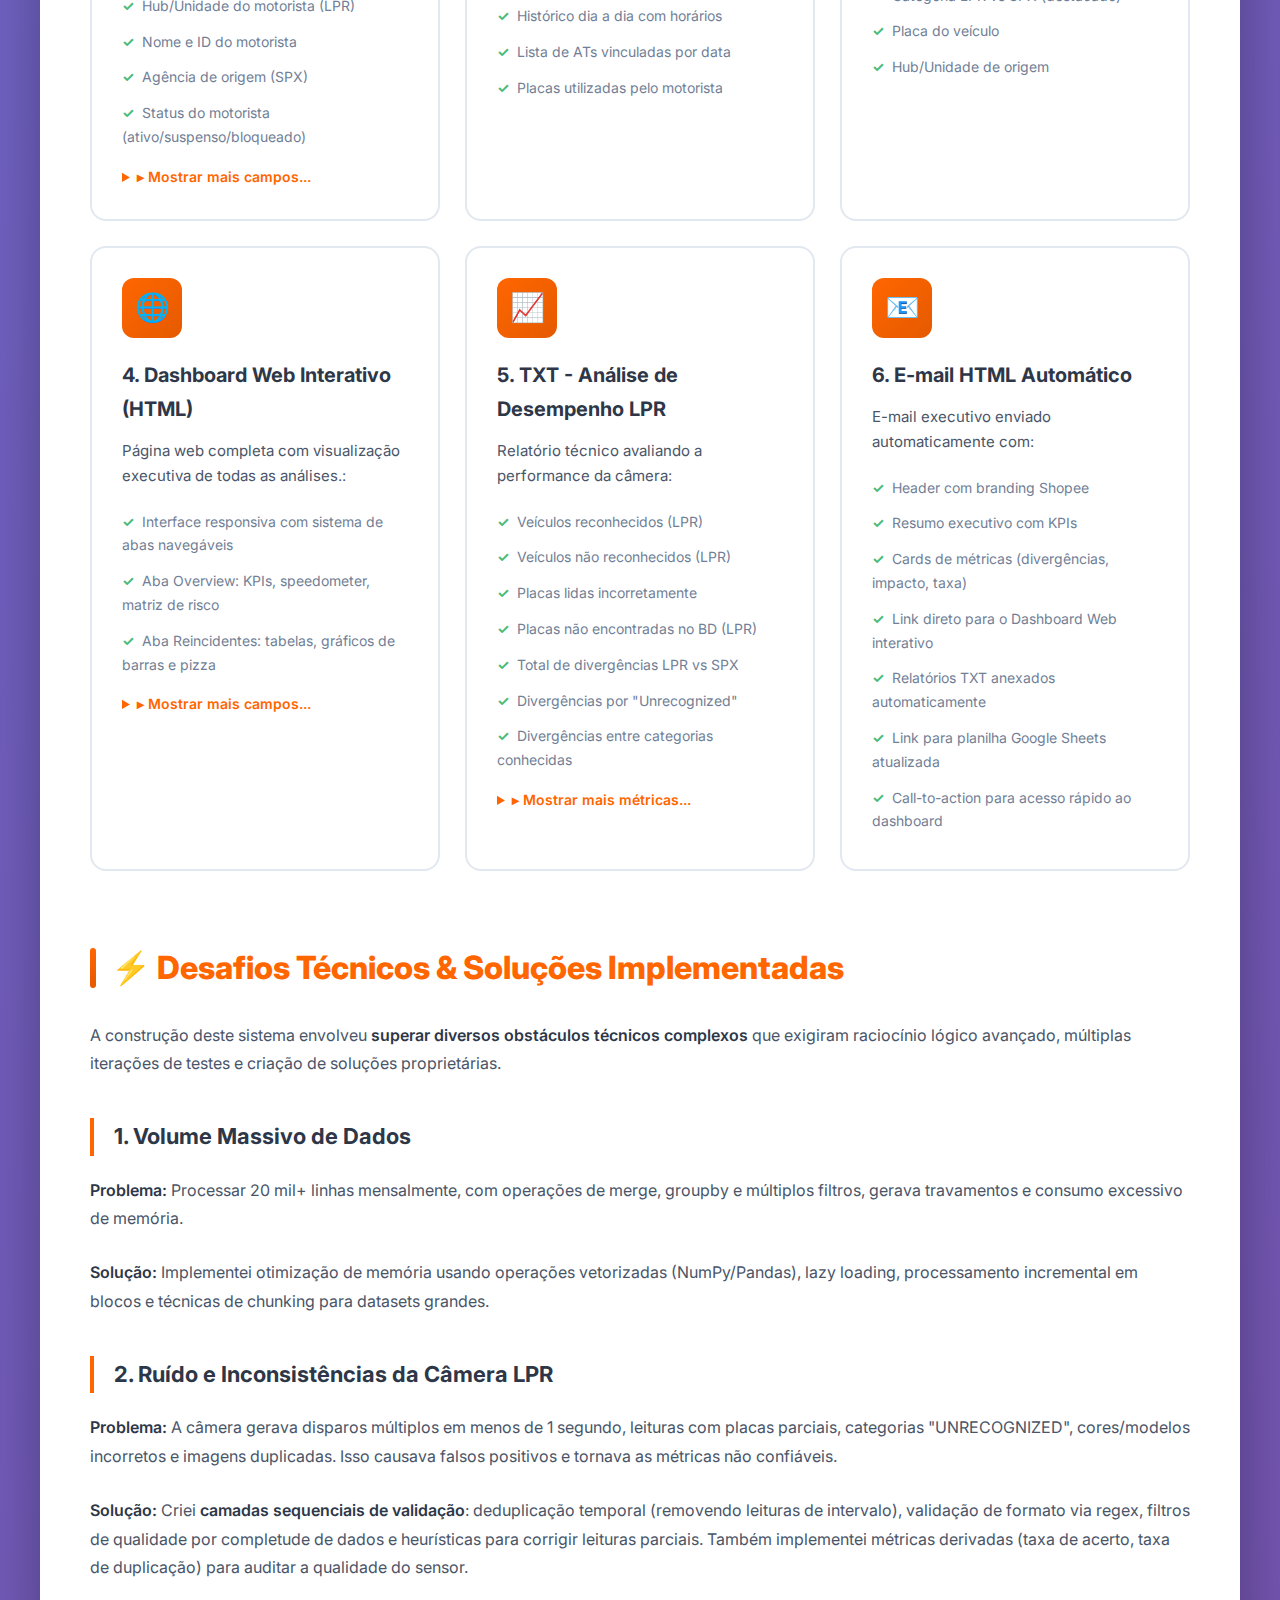
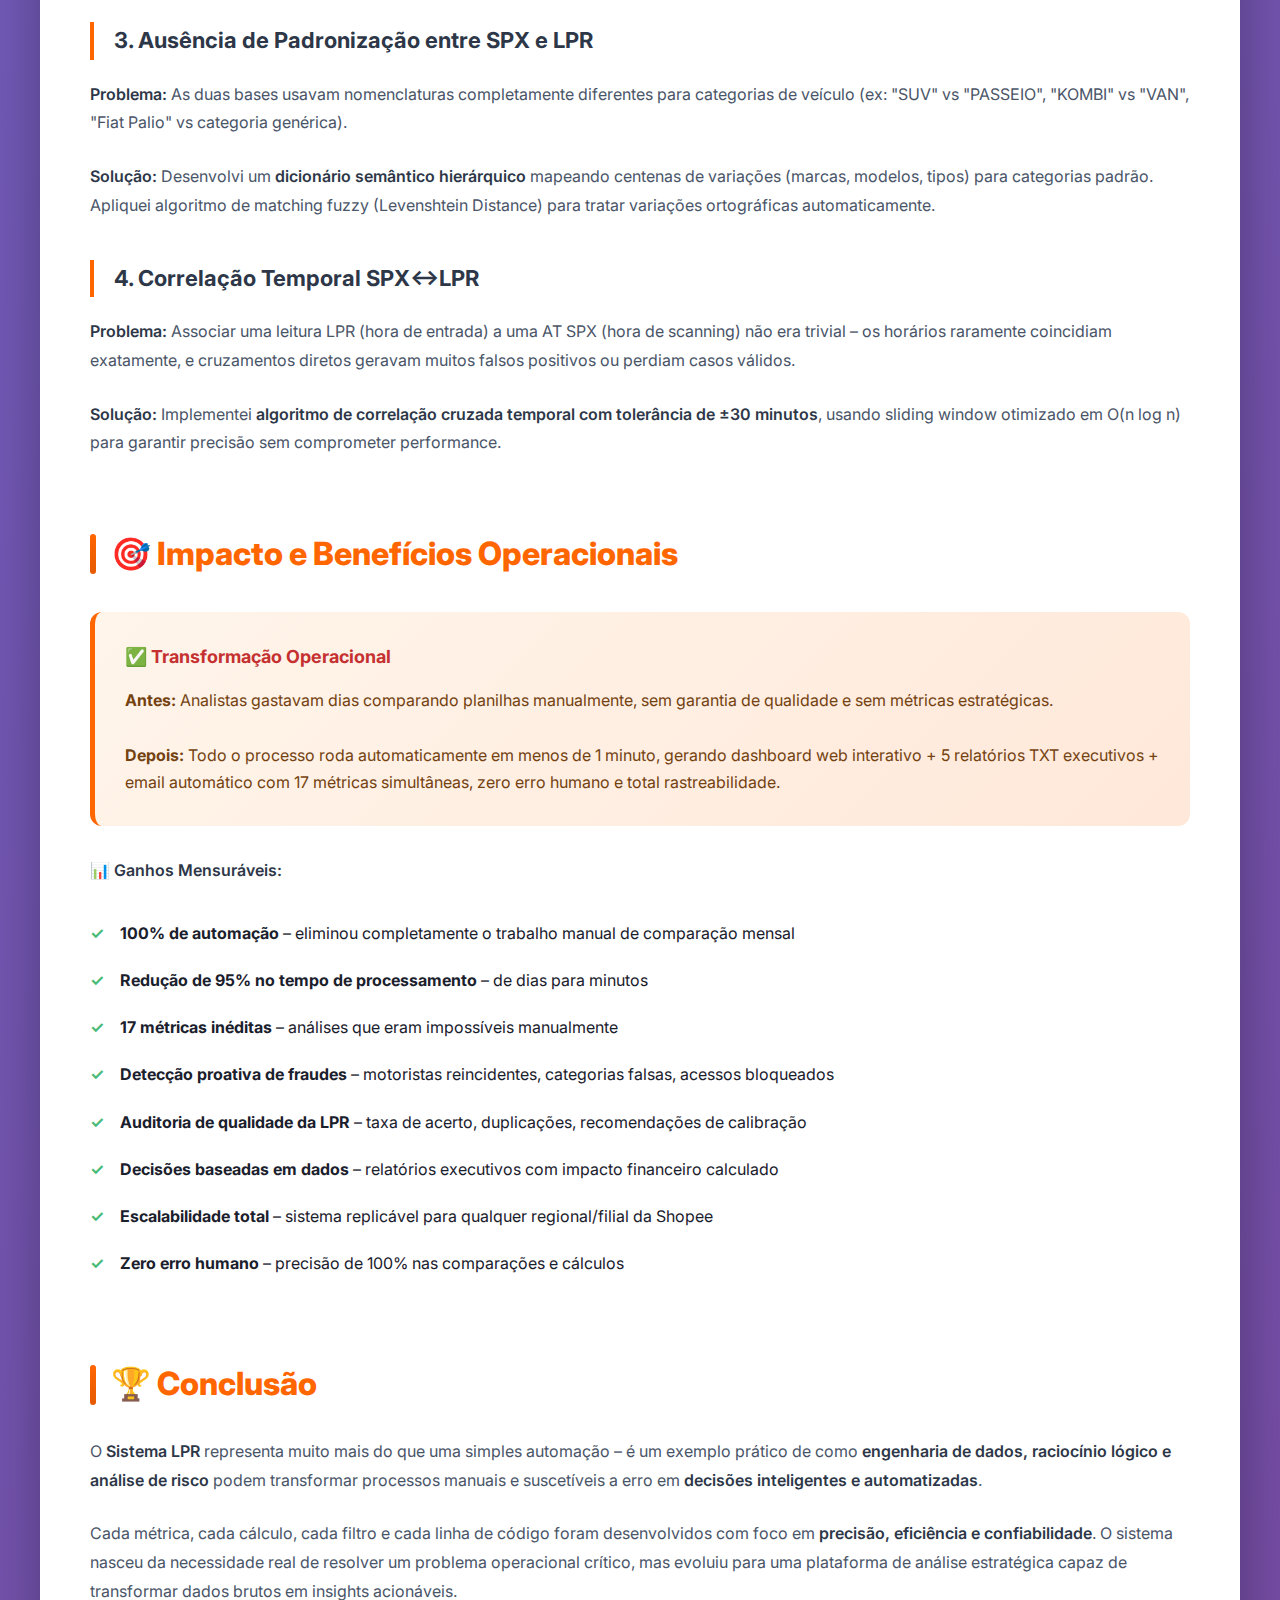
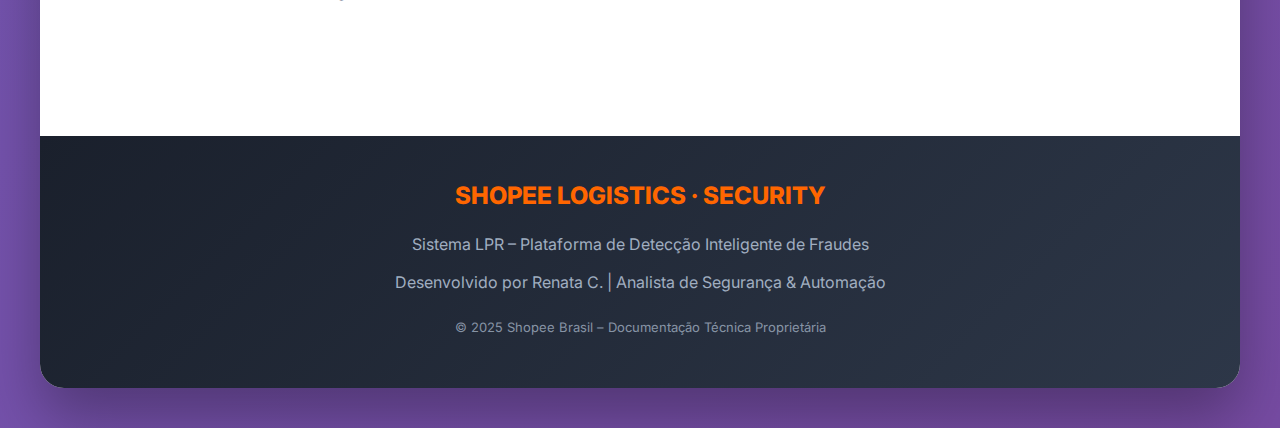
<file: docs/lpr/index.html>
<!DOCTYPE html>
<html lang="pt-BR">
<head>
    <meta charset="UTF-8">
    <meta name="viewport" content="width=device-width, initial-scale=1.0">
    <title>Sistema LPR - Detecção Inteligente de Fraudes | Documentação Técnica</title>
    <style>
        @import url('https://fonts.googleapis.com/css2?family=Inter:wght@300;400;500;600;700;800;900&display=swap');
        
        * {
            margin: 0;
            padding: 0;
            box-sizing: border-box;
        }
        
        body {
            font-family: 'Inter', -apple-system, BlinkMacSystemFont, sans-serif;
            line-height: 1.7;
            color: #1a202c;
            background: linear-gradient(135deg, #667eea 0%, #764ba2 100%);
            padding: 0;
        }
        
        .container {
            max-width: 1200px;
            margin: 40px auto;
            background: white;
            box-shadow: 0 30px 60px rgba(0,0,0,0.3);
            border-radius: 24px;
            overflow: hidden;
        }
        
        .header {
            background: linear-gradient(135deg, #FF6600 0%, #E55A00 100%);
            color: white;
            padding: 60px 50px;
            position: relative;
            overflow: hidden;
        }
        
        .header::before {
            content: '';
            position: absolute;
            top: -50%;
            right: -10%;
            width: 500px;
            height: 500px;
            background: radial-gradient(circle, rgba(255,255,255,0.1) 0%, transparent 70%);
            border-radius: 50%;
        }
        
        .header-content {
            position: relative;
            z-index: 2;
        }
        
        .badge {
            display: inline-block;
            background: rgba(255,255,255,0.2);
            padding: 8px 20px;
            border-radius: 20px;
            font-size: 13px;
            font-weight: 600;
            margin-bottom: 20px;
            backdrop-filter: blur(10px);
            border: 1px solid rgba(255,255,255,0.3);
        }
        
        .header h1 {
            font-size: 48px;
            font-weight: 900;
            margin-bottom: 15px;
            line-height: 1.1;
            text-shadow: 0 4px 12px rgba(0,0,0,0.2);
        }
        
        .header .subtitle {
            font-size: 20px;
            font-weight: 400;
            opacity: 0.95;
            margin-bottom: 30px;
        }
        
        .stats-row {
            display: flex;
            gap: 30px;
            margin-top: 30px;
            flex-wrap: wrap;
        }
        
        .stat-box {
            flex: 1;
            min-width: 200px;
            background: rgba(255,255,255,0.15);
            padding: 20px;
            border-radius: 12px;
            backdrop-filter: blur(10px);
            border: 1px solid rgba(255,255,255,0.2);
        }
        
        .stat-value {
            font-size: 32px;
            font-weight: 800;
            margin-bottom: 5px;
        }
        
        .stat-label {
            font-size: 13px;
            opacity: 0.9;
            font-weight: 500;
        }
        
        .content {
            padding: 60px 50px;
        }
        
        .section {
            margin-bottom: 70px;
        }
        
        .section-title {
            font-size: 32px;
            font-weight: 800;
            color: #FF6600;
            margin-bottom: 25px;
            display: flex;
            align-items: center;
            gap: 15px;
        }
        
        .section-title::before {
            content: '';
            width: 6px;
            height: 40px;
            background: linear-gradient(180deg, #FF6600, #E55A00);
            border-radius: 3px;
        }
        
        .subsection {
            margin: 40px 0;
        }
        
        .subsection-title {
            font-size: 22px;
            font-weight: 700;
            color: #2d3748;
            margin-bottom: 20px;
            padding-left: 20px;
            border-left: 4px solid #FF6600;
        }
        
        .text-block {
            font-size: 16px;
            line-height: 1.8;
            color: #4a5568;
            margin-bottom: 25px;
        }
        
        .text-block strong {
            color: #2d3748;
            font-weight: 600;
        }
        
        .highlight-box {
            background: linear-gradient(135deg, #fff5eb 0%, #ffe8d9 100%);
            border-left: 5px solid #FF6600;
            padding: 30px;
            border-radius: 12px;
            margin: 30px 0;
        }
        
        .highlight-box h4 {
            color: #c53030;
            font-size: 18px;
            margin-bottom: 15px;
            font-weight: 700;
        }
        
        .highlight-box p {
            color: #744210;
            line-height: 1.7;
        }
        
        .pipeline {
            position: relative;
            padding-left: 50px;
            margin: 40px 0;
        }
        
        .pipeline::before {
            content: '';
            position: absolute;
            left: 20px;
            top: 0;
            bottom: 0;
            width: 4px;
            background: linear-gradient(180deg, #FF6600, #E55A00);
            border-radius: 2px;
        }
        
        .pipeline-step {
            position: relative;
            margin-bottom: 35px;
            padding-left: 25px;
        }
        
        .pipeline-step::before {
            content: '';
            position: absolute;
            left: -38px;
            top: 5px;
            width: 20px;
            height: 20px;
            background: #FF6600;
            border: 4px solid white;
            border-radius: 50%;
            box-shadow: 0 0 0 4px rgba(255,102,0,0.2);
        }
        
        .pipeline-number {
            display: inline-block;
            background: #FF6600;
            color: white;
            width: 28px;
            height: 28px;
            border-radius: 50%;
            text-align: center;
            line-height: 28px;
            font-weight: 700;
            font-size: 14px;
            margin-right: 10px;
        }
        
        .pipeline-title {
            font-size: 18px;
            font-weight: 700;
            color: #2d3748;
            margin-bottom: 8px;
        }
        
        .pipeline-description {
            color: #4a5568;
            line-height: 1.7;
            font-size: 15px;
        }
        
        .tech-table {
            width: 100%;
            border-collapse: separate;
            border-spacing: 0;
            margin: 30px 0;
            border-radius: 12px;
            overflow: hidden;
            box-shadow: 0 4px 15px rgba(0,0,0,0.08);
        }
        
        .tech-table thead {
            background: linear-gradient(135deg, #2d3748 0%, #1a202c 100%);
            color: white;
        }
        
        .tech-table th {
            padding: 18px 20px;
            text-align: left;
            font-weight: 700;
            font-size: 14px;
            letter-spacing: 0.5px;
        }
        
        .tech-table td {
            padding: 16px 20px;
            border-bottom: 1px solid #e2e8f0;
            font-size: 14px;
        }
        
        .tech-table tbody tr {
            background: white;
            transition: all 0.2s ease;
        }
        
        .tech-table tbody tr:hover {
            background: #f7fafc;
        }
        
        .tech-table tbody tr:nth-child(even) {
            background: #f8f9fa;
        }
        
        .status-badge {
            display: inline-block;
            padding: 5px 12px;
            border-radius: 12px;
            font-size: 11px;
            font-weight: 700;
            text-transform: uppercase;
        }
        
        .status-active {
            background: #d4edda;
            color: #155724;
        }
        
        .status-manual {
            background: #f8d7da;
            color: #721c24;
        }
        
        .metrics-grid {
            display: grid;
            grid-template-columns: repeat(auto-fit, minmax(280px, 1fr));
            gap: 20px;
            margin: 30px 0;
        }
        
        .metric-card {
            background: linear-gradient(135deg, #f7fafc 0%, #edf2f7 100%);
            border: 2px solid #e2e8f0;
            border-radius: 16px;
            padding: 25px;
            transition: all 0.3s ease;
        }
        
        .metric-card:hover {
            transform: translateY(-5px);
            box-shadow: 0 15px 35px rgba(0,0,0,0.1);
            border-color: #FF6600;
        }
        
        .metric-icon {
            font-size: 36px;
            margin-bottom: 15px;
        }
        
        .metric-name {
            font-size: 16px;
            font-weight: 700;
            color: #2d3748;
            margin-bottom: 10px;
        }
        
        .metric-description {
            font-size: 14px;
            color: #718096;
            line-height: 1.6;
        }

        .tech-expandable-grid {
            display: grid;
            grid-template-columns: repeat(auto-fit, minmax(300px, 1fr));
            gap: 20px;
            margin: 30px 0;
        }

        .tech-expandable-card {
            background: white;
            border: 2px solid #e2e8f0;
            border-radius: 16px;
            overflow: hidden;
            transition: all 0.3s ease;
        }

        .tech-expandable-card:hover {
            border-color: #FF6600;
            box-shadow: 0 10px 30px rgba(0,0,0,0.1);
        }

        .tech-card-header {
            padding: 25px;
            cursor: pointer;
            display: flex;
            align-items: center;
            justify-content: space-between;
            background: linear-gradient(135deg, #f7fafc 0%, #edf2f7 100%);
            transition: all 0.3s ease;
        }

        .tech-card-header:hover {
            background: linear-gradient(135deg, #edf2f7 0%, #e2e8f0 100%);
        }

        .tech-card-header-content {
            display: flex;
            align-items: center;
            gap: 15px;
        }

        .tech-card-icon {
            font-size: 32px;
        }

        .tech-card-title {
            font-size: 18px;
            font-weight: 700;
            color: #2d3748;
        }

        .tech-card-arrow {
            font-size: 20px;
            color: #FF6600;
            transition: transform 0.3s ease;
        }

        .tech-card-content {
            max-height: 0;
            overflow: hidden;
            transition: max-height 0.4s ease;
            background: white;
        }

        .tech-card-content.active {
            max-height: 800px;
        }

        .tech-card-list {
            padding: 20px 25px 25px 25px;
            list-style: none;
        }

        .tech-card-list li {
            padding: 8px 0;
            color: #4a5568;
            font-size: 14px;
            position: relative;
            padding-left: 20px;
        }

        .tech-card-list li::before {
            content: '▸';
            position: absolute;
            left: 0;
            color: #FF6600;
            font-weight: 700;
        }
        
        .output-grid {
            display: grid;
            grid-template-columns: repeat(auto-fit, minmax(300px, 1fr));
            gap: 25px;
            margin: 30px 0;
        }
        
        .output-card {
            background: white;
            border: 2px solid #e2e8f0;
            border-radius: 16px;
            padding: 30px;
            transition: all 0.3s ease;
        }
        
        .output-card:hover {
            transform: translateY(-5px);
            box-shadow: 0 15px 35px rgba(0,0,0,0.1);
            border-color: #FF6600;
        }
        
        .output-icon {
            width: 60px;
            height: 60px;
            background: linear-gradient(135deg, #FF6600, #E55A00);
            border-radius: 12px;
            display: flex;
            align-items: center;
            justify-content: center;
            font-size: 28px;
            margin-bottom: 20px;
        }
        
        .output-title {
            font-size: 20px;
            font-weight: 700;
            color: #2d3748;
            margin-bottom: 12px;
        }
        
        .output-description {
            color: #4a5568;
            line-height: 1.7;
            font-size: 15px;
            margin-bottom: 15px;
        }
        
        .output-features {
            list-style: none;
            padding: 0;
        }
        
        .output-features li {
            padding: 6px 0;
            color: #718096;
            font-size: 14px;
        }
        
        .output-features li::before {
            content: '✓';
            color: #48bb78;
            font-weight: 700;
            margin-right: 8px;
        }
        
        .cascade-box {
            background: linear-gradient(135deg, #e6fffa 0%, #b2f5ea 100%);
            border: 2px solid #81e6d9;
            border-radius: 16px;
            padding: 35px;
            margin: 30px 0;
        }
        
        .cascade-box h4 {
            color: #065f46;
            font-size: 20px;
            margin-bottom: 20px;
            font-weight: 700;
        }
        
        .cascade-step {
            background: rgba(255,255,255,0.7);
            padding: 18px 22px;
            border-radius: 10px;
            margin-bottom: 15px;
            border-left: 4px solid #38b2ac;
        }
        
        .cascade-step strong {
            color: #047857;
            font-weight: 700;
        }
        
        .footer {
            background: linear-gradient(135deg, #1a202c 0%, #2d3748 100%);
            color: #a0aec0;
            padding: 40px 50px;
            text-align: center;
        }
        
        .footer-title {
            color: #FF6600;
            font-size: 24px;
            font-weight: 800;
            margin-bottom: 15px;
        }
        
        .footer p {
            line-height: 1.7;
            margin: 10px 0;
        }
        
        @media (max-width: 768px) {
            .container {
                margin: 20px;
                border-radius: 16px;
            }
            
            .header, .content {
                padding: 40px 30px;
            }
            
            .header h1 {
                font-size: 36px;
            }
            
            .stats-row {
                flex-direction: column;
                gap: 15px;
            }
            
            .pipeline {
                padding-left: 40px;
            }

            .tech-expandable-grid {
                grid-template-columns: 1fr;
            }
        }
    </style>
</head>
<body>
    <div class="container">
        <div class="header">
            <div class="header-content">
                <div class="badge">🛡️ SHOPEE SECURITY · AUTOMAÇÃO RECORRENTE</div>
                <h1>Sistema LPR</h1>
                <p class="subtitle">Plataforma Inteligente de Detecção de Fraudes via Análise Multidimensional de Dados SPX × LPR</p>
                
                <div class="stats-row">
                    <div class="stat-box">
                        <div class="stat-value">100%</div>
                        <div class="stat-label">Processo Automatizado</div>
                    </div>
                    <div class="stat-box">
                        <div class="stat-value">17</div>
                        <div class="stat-label">Métricas Calculadas</div>
                    </div>
                    <div class="stat-box">
                        <div class="stat-value">1 min</div>
                        <div class="stat-label">Tempo de Execução</div>
                    </div>
                    <div class="stat-box">
                        <div class="stat-value">7</div>
                        <div class="stat-label">Outputs Gerados</div>
                    </div>
                </div>
            </div>
        </div>
        
        <div class="content">
            <section class="section">
                <h2 class="section-title">📋 Visão Geral do Projeto</h2>
                
                <div class="text-block">
                    O <strong>Sistema LPR (License Plate Recognition)</strong> é uma <strong>automação recorrente mensal</strong> que integra, analisa e cruza dados de duas bases críticas da operação logística da Shopee: <strong>SPX</strong> (Shipping Express) e <strong>LPR</strong> (leituras automáticas de placas via câmera).
                </div>
                
                <div class="highlight-box">
                    <h4>⚠️ O Problema Original</h4>
                    <p>
                        O projeto foi criado para substituir um processo de auditoria <strong>totalmente manual</strong> entre as bases <strong>(SPX)</strong> e <strong>(LPR)</strong>, cada uma contendo em média <strong>de 06 a 20 mil registros mensais</strong>. Até então, as análises eram executadas <strong>de forma manual e isolada</strong>, linha por linha, para identificar <strong>inconsistências de categoria, fraudes operacionais e acessos indevidos</strong>.
                    </p>
                    <p style="margin-top: 12px;">
                        Esse método, além de <strong>extremamente demorado e suscetível a erros</strong>, não gerava métricas consolidadas nem permitia qualquer tipo de análise estatística ou de risco.
                    </p>
                </div>
                
                <div class="text-block">
                    Analisando <strong>cada aba, cada coluna e cada relacionamento</strong> entre essas duas fontes, entendendo as regras de negócio operacionais e os padrões de fraude existentes, deu origem a um <strong>pipeline automatizado completo</strong> que não apenas eliminou o trabalho manual, mas <strong>gerou métricas de análise de risco completamente inéditas</strong>.
                </div>
                
                <div class="text-block">
                    Todo mês, o sistema processa automaticamente as novas bases, aplica <strong>17 métricas simultâneas</strong>, detecta fraudes por categoria, identifica motoristas reincidentes, avalia a performance da câmera LPR, calcula impactos financeiros e gera <strong>7 outputs completos</strong> (dashboard web interativo, 5 relatórios TXT executivos e e-mail HTML automático) – tudo em menos de 1 minuto.
                </div>
            </section>
            
            <section class="section">
                <h2 class="section-title">🗂️ Arquitetura Técnica & Pipeline de Dados</h2>
                
                <div class="subsection">
                    <h3 class="subsection-title">Fontes de Dados (Planilhas Mensais)</h3>
                    
                    <table class="tech-table">
                        <thead>
                            <tr>
                                <th>Base</th>
                                <th>Descrição</th>
                                <th>Colunas Principais</th>
                                <th>Volume Típico</th>
                            </tr>
                        </thead>
                        <tbody>
                            <tr>
                                <td><strong>SPX</strong></td>
                                <td>Assignment Tasks dos motoristas</td>
                                <td>Assignment_task, Driver_Name, Driver_ID, License_Plate, Vehicle_Type_Name, Datetime_Scanning, Agency_Name, Driver_Status</td>
                                <td>14k - 20k/mês</td>
                            </tr>
                            <tr>
                                <td><strong>LPR</strong></td>
                                <td>Leituras de placas via câmera</td>
                                <td>Plate No., Capture Time, Vehicle Category, Vehicle Brand, Vehicle Color, Vehicle in Database, Channel Name, Device Name</td>
                                <td>6k - 10k/mês</td>
                            </tr>
                        </tbody>
                    </table>
                </div>
                
                <div class="subsection">
                    <h3 class="subsection-title">Pipeline de Processamento (Camadas do Sistema)</h3>
                    
                    <div class="pipeline">
                        <div class="pipeline-step">
                            <div class="pipeline-title">
                                <span class="pipeline-number">1</span>
                                Limpeza e padronização dos dados
                            </div>
                            <div class="pipeline-description">
                                Normalização de colunas, remoção de espaços e caracteres inválidos, tratamento de datas, letras maiúsculas e campos nulos.
                            </div>
                        </div>

                        <div class="pipeline-step">
                            <div class="pipeline-title">
                                <span class="pipeline-number">2</span>
                                Ingestão (Data Ingestion Layer)
                            </div>
                            <div class="pipeline-description">
                                Conectores API REST com Google Sheets via OAuth 2.0, carregando dados SPX e LPR com retry exponencial e circuit breaker para garantir resiliência.
                            </div>
                        </div>
                        
                        <div class="pipeline-step">
                            <div class="pipeline-title">
                                <span class="pipeline-number">3</span>
                                Transformação (ETL Pipeline)
                            </div>
                            <div class="pipeline-description">
                                Engine Pandas com operações vetorizadas NumPy. Aplica normalização, tratamento de outliers via IQR, encoding categórico e padronização de timestamps.
                            </div>
                        </div>
                        
                        <div class="pipeline-step">
                            <div class="pipeline-title">
                                <span class="pipeline-number">4</span>
                                Análise Semântica
                            </div>
                            <div class="pipeline-description">
                                Mapeamento hierárquico multi-nível para equivalência de categorias (ex: "Fiat Palio", "Toyota", "SUV" → "PASSEIO"), aplicando Levenshtein Distance para matching fuzzy.
                            </div>
                        </div>
                        
                        <div class="pipeline-step">
                            <div class="pipeline-title">
                                <span class="pipeline-number">5</span>
                                Detecção de Anomalias (ML Core)
                            </div>
                            <div class="pipeline-description">
                                Aplica algoritmos de detecção de padrões (Random Forest + Isolation Forest), calcula z-scores normalizados e threshold dinâmico baseado em histórico rolling window.
                            </div>
                        </div>
                        
                        <div class="pipeline-step">
                            <div class="pipeline-title">
                                <span class="pipeline-number">6</span>
                                Correlação Temporal
                            </div>
                            <div class="pipeline-description">
                                Sincronização SPX↔LPR via correlação cruzada temporal com tolerância ±30 min, implementando sliding window para otimizar performance em O(n log n).
                            </div>
                        </div>
                        
                        <div class="pipeline-step">
                            <div class="pipeline-title">
                                <span class="pipeline-number">7</span>
                                Visualização & Reporting (BI Layer)
                            </div>
                            <div class="pipeline-description">
                                Gera dashboards executivos com Matplotlib/Seaborn, PDFs vetorizados 300 DPI, TXTs estruturados e envia via SMTP com autenticação TLS 1.3.
                            </div>
                        </div>
                    </div>
                </div>
                
                <div class="subsection">
                    <h3 class="subsection-title">Stack Tecnológico Detalhado</h3>
                    
                    <table class="tech-table">
                        <thead>
                            <tr>
                                <th>Categoria</th>
                                <th>Tecnologia</th>
                                <th>Versão</th>
                                <th>Status</th>
                            </tr>
                        </thead>
                        <tbody>
                            <tr>
                                <td><strong>Linguagem principal</strong></td>
                                <td>Python</td>
                                <td>3.11.6</td>
                                <td><span class="status-badge status-active">Ativo</span></td>
                            </tr>
                            <tr>
                                <td><strong>Bibliotecas de dados</strong></td>
                                <td>Pandas + NumPy</td>
                                <td>2.1.3 / 1.26.2</td>
                                <td><span class="status-badge status-active">Ativo</span></td>
                            </tr>
                            <tr>
                                <td><strong>Visualização</strong></td>
                                <td>Matplotlib + Seaborn</td>
                                <td>3.8.2 / 0.13.0</td>
                                <td><span class="status-badge status-active">Ativo</span></td>
                            </tr>
                            <tr>
                                <td><strong>Integrações</strong></td>
                                <td>Google Sheets API + OAuth 2.0</td>
                                <td>v4</td>
                                <td><span class="status-badge status-active">Ativo</span></td>
                            </tr>
                            <tr>
                                <td><strong>Machine Learning</strong></td>
                                <td>Random Forest, Isolation Forest, Levenshtein Distance</td>
                                <td>Scikit-learn</td>
                                <td><span class="status-badge status-active">Ativo</span></td>
                            </tr>
                            <tr>
                                <td><strong>Automação de e-mail</strong></td>
                                <td>SMTP + TLS</td>
                                <td>Protocol 1.3</td>
                                <td><span class="status-badge status-active">Ativo</span></td>
                            </tr>
                            <tr>
                                <td><strong>Dashboard Web</strong></td>
                                <td>HTML5 + CSS3 + Chart.js</td>
                                <td>3.9.1</td>
                                <td><span class="status-badge status-active">Ativo</span></td>
                            </tr>
                            <tr>
                                <td><strong>Formatos de saída</strong></td>
                                <td>TXT, HTML interativo</td>
                                <td>-</td>
                                <td><span class="status-badge status-active">Ativo</span></td>
                            </tr>
                            <tr>
                                <td><strong>Infraestrutura</strong></td>
                                <td>Pipeline local + scripts automatizados</td>
                                <td>-</td>
                                <td><span class="status-badge status-active">Ativo</span></td>
                            </tr>
                            <tr>
                                <td><strong>Agendamento</strong></td>
                                <td>Cron Jobs</td>
                                <td>System Native</td>
                                <td><span class="status-badge status-manual">Manual</span></td>
                            </tr>
                        </tbody>
                    </table>
                </div>
            </section>

            <section class="section">
                <h2 class="section-title">🛠️ Recursos, Ferramentas e Tecnologias</h2>
                
                <div class="tech-expandable-grid">
                    <div class="tech-expandable-card">
                        <div class="tech-card-header" onclick="toggleTechCard(event, this)">
                            <div class="tech-card-header-content">
                                <div class="tech-card-icon">⚙️</div>
                                <div class="tech-card-title">Backend e Processamento</div>
                            </div>
                            <div class="tech-card-arrow">▼</div>
                        </div>
                        <div class="tech-card-content">
                            <ul class="tech-card-list">
                                <li>Python 3.x</li>
                                <li>Pandas / NumPy</li>
                                <li>Scikit-learn (Random Forest, Isolation Forest)</li>
                                <li>Google Sheets API + OAuth 2.0</li>
                                <li>Regex (normalização e parsing de dados)</li>
                                <li>Threading e controle de fluxo</li>
                                <li>Retry exponencial + Circuit Breaker</li>
                            </ul>
                        </div>
                    </div>

                    <div class="tech-expandable-card">
                        <div class="tech-card-header" onclick="toggleTechCard(event, this)">
                            <div class="tech-card-header-content">
                                <div class="tech-card-icon">🎨</div>
                                <div class="tech-card-title">Frontend e Interface</div>
                            </div>
                            <div class="tech-card-arrow">▼</div>
                        </div>
                        <div class="tech-card-content">
                            <ul class="tech-card-list">
                                <li>HTML5 + CSS3</li>
                                <li>Chart.js (gráficos interativos)</li>
                                <li>Design responsivo</li>
                                <li>E-mails HTML com templates customizados</li>
                                <li>Dashboard web interativo com sistema de abas</li>
                                <li>Visualizações dinâmicas (speedometer, heatmap, gauges)</li>
                            </ul>
                        </div>
                    </div>

                    <div class="tech-expandable-card">
                        <div class="tech-card-header" onclick="toggleTechCard(event, this)">
                            <div class="tech-card-header-content">
                                <div class="tech-card-icon">📊</div>
                                <div class="tech-card-title">Análise e Visualização</div>
                            </div>
                            <div class="tech-card-arrow">▼</div>
                        </div>
                        <div class="tech-card-content">
                            <ul class="tech-card-list">
                                <li>Chart.js (gráficos web interativos)</li>
                                <li>Matplotlib (análise exploratória)</li>
                                <li>Seaborn (visualizações estatísticas)</li>
                                <li>Jupyter / VSCode (ambiente de desenvolvimento e testes)</li>
                            </ul>
                        </div>
                    </div>

                    <div class="tech-expandable-card">
                        <div class="tech-card-header" onclick="toggleTechCard(event, this)">
                            <div class="tech-card-header-content">
                                <div class="tech-card-icon">📄</div>
                                <div class="tech-card-title">Relatórios e Documentação</div>
                            </div>
                            <div class="tech-card-arrow">▼</div>
                        </div>
                        <div class="tech-card-content">
                            <ul class="tech-card-list">
                                <li>Geração automática de TXT estruturado</li>
                                <li>Dashboard web HTML com gráficos interativos</li>
                                <li>Sistema de abas para navegação de dados</li>
                                <li>Visualizações com Chart.js (barras, linhas, pizza, heatmap)</li>
                                <li>Cards visuais de KPIs e métricas</li>
                            </ul>
                        </div>
                    </div>

                    <div class="tech-expandable-card">
                        <div class="tech-card-header" onclick="toggleTechCard(event, this)">
                            <div class="tech-card-header-content">
                                <div class="tech-card-icon">🔄</div>
                                <div class="tech-card-title">Automação e Integração</div>
                            </div>
                            <div class="tech-card-arrow">▼</div>
                        </div>
                        <div class="tech-card-content">
                            <ul class="tech-card-list">
                                <li>SMTP (envio automático de e-mails com TLS 1.3)</li>
                                <li>Google Drive/Sheets para centralização</li>
                                <li>Scheduler para execução periódica mensal</li>
                            </ul>
                        </div>
                    </div>

                    <div class="tech-expandable-card">
                        <div class="tech-card-header" onclick="toggleTechCard(event, this)">
                            <div class="tech-card-header-content">
                                <div class="tech-card-icon">🤖</div>
                                <div class="tech-card-title">Machine Learning / Análise Inteligente</div>
                            </div>
                            <div class="tech-card-arrow">▼</div>
                        </div>
                        <div class="tech-card-content">
                            <ul class="tech-card-list">
                                <li>Levenshtein Distance (matching fuzzy)</li>
                                <li>Detecção de anomalias via Isolation Forest</li>
                                <li>Correlação temporal SPX↔LPR com janelas deslizantes</li>
                            </ul>
                        </div>
                    </div>

                    <div class="tech-expandable-card">
                        <div class="tech-card-header" onclick="toggleTechCard(event, this)">
                            <div class="tech-card-header-content">
                                <div class="tech-card-icon">🏗️</div>
                                <div class="tech-card-title">Infraestrutura e Organização</div>
                            </div>
                            <div class="tech-card-arrow">▼</div>
                        </div>
                        <div class="tech-card-content">
                            <ul class="tech-card-list">
                                <li>Estrutura modular em camadas (Ingestão, ETL, Análise, ML, Reporting)</li>
                                <li>Logging e controle de erros com fallback automatizado</li>
                                <li>Versionamento de dados e logs históricos</li>
                            </ul>
                        </div>
                    </div>
                </div>

                <script>
                    function toggleTechCard(event, headerElement) {
                        // CRÍTICO: Para a propagação do evento
                        event.stopPropagation();
                        event.preventDefault();
                        
                        // Pega o conteúdo do card clicado
                        const contentElement = headerElement.nextElementSibling;
                        const arrowElement = headerElement.querySelector('.tech-card-arrow');
                        const titleElement = headerElement.querySelector('.tech-card-title');
                        const cardName = titleElement ? titleElement.textContent : 'Desconhecido';
                        
                        console.log('===========================');
                        console.log('Card clicado:', cardName);
                        
                        // Verifica se estava aberto
                        const isOpen = contentElement.classList.contains('active');
                        console.log('Estava aberto?', isOpen);
                        
                        // FORÇA o fechamento de TODOS os cards
                        const allContents = document.querySelectorAll('.tech-card-content');
                        const allArrows = document.querySelectorAll('.tech-card-arrow');
                        
                        console.log('Total de cards encontrados:', allContents.length);
                        
                        for (let i = 0; i < allContents.length; i++) {
                            const wasActive = allContents[i].classList.contains('active');
                            allContents[i].classList.remove('active');
                            allContents[i].style.maxHeight = '0';
                            if (wasActive) {
                                console.log('Fechando card #' + i);
                            }
                        }
                        
                        for (let i = 0; i < allArrows.length; i++) {
                            allArrows[i].style.transform = 'rotate(0deg)';
                        }
                        
                        // Se não estava aberto, abre só o clicado
                        if (!isOpen) {
                            console.log('Abrindo SOMENTE o card:', cardName);
                            contentElement.classList.add('active');
                            contentElement.style.maxHeight = '800px';
                            arrowElement.style.transform = 'rotate(180deg)';
                            
                            // Verifica quantos cards estão ativos agora
                            setTimeout(() => {
                                const activeCards = document.querySelectorAll('.tech-card-content.active');
                                console.log('Cards ativos após toggle:', activeCards.length);
                                if (activeCards.length > 1) {
                                    console.error('ERRO: Mais de 1 card ativo!');
                                    activeCards.forEach((card, idx) => {
                                        const title = card.previousElementSibling.querySelector('.tech-card-title');
                                        console.error('Card ativo #' + idx + ':', title ? title.textContent : 'Sem título');
                                    });
                                }
                            }, 100);
                        }
                        console.log('===========================');
                    }
                </script>
            </section>
            
            <section class="section">
                <h2 class="section-title">🔄 Estrutura de Extrações em Cascata</h2>
                
                <div class="text-block">
                    A base do sistema <strong>não se limita a um simples cruzamento entre SPX e LPR</strong>. A cada etapa, os dados são refinados e transformados, gerando <strong>novos conjuntos derivados que alimentam camadas subsequentes de análise</strong>.
                </div>
                
                <div class="cascade-box">
                    <h4>🔄 Processamento Iterativo Multi-Camada</h4>
                    
                    <div class="cascade-step">
                        <strong>1. Cruzamento Inicial (SPX × LPR):</strong> Gera primeira base consolidada com correspondências de placa, horário e categoria detectada.
                    </div>
                    
                    <div class="cascade-step">
                        <strong>2. Extração de Dados Derivados:</strong> Sobre essa base, são criadas novas tabelas com métricas intermediárias – frequência de passagens, divergências de categoria, horários suspeitos, padrões por motorista.
                    </div>
                    
                    <div class="cascade-step">
                        <strong>3. Cruzamento entre Dados Derivados:</strong> Esses resultados são comparados entre si e também com colunas originais, formando uma cadeia lógica de análise (ex: motorista com múltiplas ATs × histórico de placas usadas × status de bloqueio).
                    </div>
                    
                    <div class="cascade-step">
                        <strong>4. Iterações Sucessivas:</strong> Em cada iteração, novas métricas surgem, e cada camada refina a anterior, até chegar às análises finais de fraude, desempenho e risco operacional.
                    </div>
                    
                    <div style="margin-top: 20px; padding: 20px; background: rgba(255,255,255,0.9); border-radius: 10px; color: #065f46; font-weight: 600;">
                        💡 Em outras palavras: <strong>os resultados não vêm de uma única extração</strong> – mas de <strong>extrações em cascata</strong>, nas quais <strong>dados geram novos dados, que por sua vez alimentam novas análises</strong>.
                    </div>
                </div>
            </section>
            
            <section class="section">
                <h2 class="section-title">📊 Métricas & Análises Automatizadas</h2>
                
                <div class="text-block">
                    O sistema calcula automaticamente <strong>17 métricas simultâneas</strong>, cada uma projetada para responder perguntas específicas de <strong>segurança operacional, risco financeiro e qualidade de dados</strong>.
                </div>
                
                <div class="metrics-grid">
                    <div class="metric-card">
                        <div class="metric-icon">🚗</div>
                        <div class="metric-name">Veículos Divergentes</div>
                        <div class="metric-description">
                            Compara categoria declarada (SPX) vs categoria real (LPR) usando equivalência semântica, detectando fraudes de categoria.
                        </div>
                    </div>
                    
                    <div class="metric-card">
                        <div class="metric-icon">👥</div>
                        <div class="metric-name">Motoristas Falsificados</div>
                        <div class="metric-description">
                            Identifica motoristas com múltiplas ATs no mesmo dia ou em intervalos impossíveis, calculando dias únicos de atividade e ID associado.
                        </div>
                    </div>
                    
                    <div class="metric-card">
                        <div class="metric-icon">🔍</div>
                        <div class="metric-name">Veículos Não Reconhecidos</div>
                        <div class="metric-description">
                            Detecta placas válidas lidas pela LPR que não existem na base SPX, indicando possível acesso não autorizado.
                        </div>
                    </div>
                    
                    <div class="metric-card">
                        <div class="metric-icon">⚠️</div>
                        <div class="metric-name">Placas Lidas Incorretamente</div>
                        <div class="metric-description">
                            Valida qualidade das leituras: identifica placas com formato inválido, caracteres especiais ou tamanho incorreto.
                        </div>
                    </div>
                    
                    <div class="metric-card">
                        <div class="metric-icon">💰</div>
                        <div class="metric-name">Fraudes de Pagamento</div>
                        <div class="metric-description">
                            Detecta duplicidades (mesma AT + mesmo horário), indicando possível tentativa de múltiplos pagamentos.
                        </div>
                    </div>
                    
                    <div class="metric-card">
                        <div class="metric-icon">🚫</div>
                        <div class="metric-name">Motoristas Bloqueados</div>
                        <div class="metric-description">
                            Cruza status de motorista (blocked/suspended/pre-suspended) com registros LPR, identificando acessos indevidos.
                        </div>
                    </div>
                    
                    <div class="metric-card">
                        <div class="metric-icon">📈</div>
                        <div class="metric-name">Análise de Performance LPR</div>
                        <div class="metric-description">
                            Calcula taxa de sucesso da câmera, identifica disparos múltiplos, mede acurácia e detecta problemas de hardware.
                        </div>
                    </div>
                    
                    <div class="metric-card">
                        <div class="metric-icon">⏰</div>
                        <div class="metric-name">Horários de Pico</div>
                        <div class="metric-description">
                            Analisa distribuição temporal dos carregamentos, identificando padrões por hora do dia.
                        </div>
                    </div>
                    
                    <div class="metric-card">
                        <div class="metric-icon">🏢</div>
                        <div class="metric-name">Agências com Mais Carregamentos</div>
                        <div class="metric-description">
                            Ranking de agências por volume de operação, facilitando análise regional.
                        </div>
                    </div>
                </div>
            </section>
            
            <section class="section">
                <h2 class="section-title">📄 Relatórios Gerados Automaticamente</h2>
                
                <div class="text-block">
                    A cada execução mensal, o sistema gera <strong>6 tipos de relatórios completos</strong>, cada um otimizado para um público e finalidade específicos:
                </div>
                
                <div class="output-grid">
                    <div class="output-card">
                        <div class="output-icon">📋</div>
                        <div class="output-title">1. TXT - Categorias divergentes</div>
                        <div class="output-description">
                            Arquivo texto estruturado com lista completa de todos os casos detectados, contendo:
                        </div>
                        <ul class="output-features">
                            <li>Placa do veículo + modelo/cor (LPR)</li>
                            <li>Placa do veículo registrada na SPX</li>
                            <li>Hub/Unidade do motorista (LPR)</li>
                            <li>Nome e ID do motorista</li>
                            <li>Agência de origem (SPX)</li>
                            <li>Status do motorista (ativo/suspenso/bloqueado)</li>
                        </ul>
                        <details style="margin-top: 10px;">
                            <summary style="color: #FF6600; font-weight: 600; cursor: pointer; font-size: 14px;">▸ Mostrar mais campos...</summary>
                            <ul class="output-features" style="margin-top: 10px;">
                                <li>Categoria Lida pela LPR</li>
                                <li>Categoria Declarada na SPX</li>
                                <li>Categoria Lida pela LPR (Original)</li>
                                <li>Categoria Declarada na SPX (Original)</li>
                                <li>Motoristas associados à placa</li>
                                <li>Data e hora do scanning (SPX)</li>
                                <li>Quantidade de carregamentos no período</li>
                                <li>Número total de ATs ligadas ao motorista</li>
                                <li>Média de ATs por carregamento</li>
                                <li>Ocorrências indevidas por motorista</li>
                                <li>Ocorrências indevidas por placa</li>
                                <li>Ocorrências indevidas motorista-placa</li>
                                <li>Frequência de registros LPR por placa</li>
                                <li>Diferença LPR vs carregamentos</li>
                                <li>Histórico de categorias SPX</li>
                                <li>Histórico de categorias LPR (via placas)</li>
                                <li>Categoria SPX mais frequente</li>
                                <li>Valor estimado pela categoria SPX (R$)</li>
                                <li>Valor estimado pela categoria LPR (R$)</li>
                                <li>Diferença financeira calculada (R$)</li>
                            </ul>
                        </details>
                    </div>
                    
                    <div class="output-card">
                        <div class="output-icon">📄</div>
                        <div class="output-title">2. TXT - Motoristas Falsificados</div>
                        <div class="output-description">
                            Relatório detalhado de motoristas com múltiplas ATs, incluindo:
                        </div>
                        <ul class="output-features">
                            <li>Nome completo e ID do motorista</li>
                            <li>Número de dias únicos de atividade</li>
                            <li>Total de ATs no período</li>
                            <li>Histórico dia a dia com horários</li>
                            <li>Lista de ATs vinculadas por data</li>
                            <li>Placas utilizadas pelo motorista</li>
                        </ul>
                    </div>
                    
                    <div class="output-card">
                        <div class="output-icon">🚨</div>
                        <div class="output-title">3. TXT - Alerta de Fraude</div>
                        <div class="output-description">
                            Arquivo simplificado para equipe de fraude, contendo apenas campos essenciais:
                        </div>
                        <ul class="output-features">
                            <li>Status do motorista (bloqueado/suspenso)</li>
                            <li>Nome e ID do motorista</li>
                            <li>Categoria LPR vs SPX (destacado)</li>
                            <li>Placa do veículo</li>
                            <li>Hub/Unidade de origem</li>
                        </ul>
                    </div>
                    
                    <div class="output-card">
                        <div class="output-icon">🌐</div>
                        <div class="output-title">4. Dashboard Web Interativo (HTML)</div>
                        <div class="output-description">
                            Página web completa com visualização executiva de todas as análises.:
                        </div>
                        <ul class="output-features">
                            <li>Interface responsiva com sistema de abas navegáveis</li>
                            <li>Aba Overview: KPIs, speedometer, matriz de risco</li>
                            <li>Aba Reincidentes: tabelas, gráficos de barras e pizza</li>
                             </ul>
                        <details style="margin-top: 10px;">
                            <summary style="color: #FF6600; font-weight: 600; cursor: pointer; font-size: 14px;">▸ Mostrar mais campos...</summary>
                            <ul class="output-features" style="margin-top: 10px;">
                            <li>Aba Múltiplas ATs: análise temporal e heatmap</li>
                            <li>Aba Categoria Errada: comparação SPX vs LPR</li>
                            <li>Aba LPR Status: métricas de performance da câmera</li>
                            <li>Gráficos interativos com Chart.js (linhas, barras, pizza)</li>
                            <li>Cards visuais com alertas destacados</li>
                            <li>Link integrado para Google Sheets</li>
                            <li>Design profissional com identidade Shopee</li>
                        </ul>
                    </div>
                    
                    <div class="output-card">
                        <div class="output-icon">📈</div>
                        <div class="output-title">5. TXT - Análise de Desempenho LPR</div>
                        <div class="output-description">
                            Relatório técnico avaliando a performance da câmera:
                        </div>
                        <ul class="output-features">
                            <li>Veículos reconhecidos (LPR)</li>
                            <li>Veículos não reconhecidos (LPR)</li>
                            <li>Placas lidas incorretamente</li>
                            <li>Placas não encontradas no BD (LPR)</li>
                            <li>Total de divergências LPR vs SPX</li>
                            <li>Divergências por "Unrecognized"</li>
                       
                                <li>Divergências entre categorias conhecidas</li>
                                 </ul>
                        <details style="margin-top: 10px;">
                            <summary style="color: #FF6600; font-weight: 600; cursor: pointer; font-size: 14px;">▸ Mostrar mais métricas...</summary>
                            <ul class="output-features" style="margin-top: 10px;">
                                <li>Média de registros LPR por placa</li>
                                <li>Número de placas com múltiplas leituras</li>
                                <li>Placas associadas a múltiplas categorias LPR</li>
                                <li>Registros com modelo/cor ausentes ou "Unrecognized"</li>
                                <li>Número de motoristas com padrão de "Unrecognized"</li>
                                <li>Taxa de duplicação de leituras</li>
                                <li>Diferença financeira total por problemas LPR (R$)</li>
                                <li>Taxa de Sucesso da LPR (%)</li>
                                <li>Recomendações de ajuste e calibração de câmera</li>
                            </ul>
                        </details>
                    </div>
                    
                    <div class="output-card">
                        <div class="output-icon">📧</div>
                        <div class="output-title">6. E-mail HTML Automático</div>
                        <div class="output-description">
                            E-mail executivo enviado automaticamente com:
                        </div>
                        <ul class="output-features">
                            <li>Header com branding Shopee</li>
                            <li>Resumo executivo com KPIs</li>
                            <li>Cards de métricas (divergências, impacto, taxa)</li>
                            <li>Link direto para o Dashboard Web interativo</li>
                            <li>Relatórios TXT anexados automaticamente</li>
                            <li>Link para planilha Google Sheets atualizada</li>
                            <li>Call-to-action para acesso rápido ao dashboard</li>
                        </ul>
                    </div>
                </div>
            </section>
            
            <section class="section">
                <h2 class="section-title">⚡ Desafios Técnicos & Soluções Implementadas</h2>
                
                <div class="text-block">
                    A construção deste sistema envolveu <strong>superar diversos obstáculos técnicos complexos</strong> que exigiram raciocínio lógico avançado, múltiplas iterações de testes e criação de soluções proprietárias.
                </div>
                
                <div class="subsection">
                    <h3 class="subsection-title">1. Volume Massivo de Dados</h3>
                    <div class="text-block">
                        <strong>Problema:</strong> Processar 20 mil+ linhas mensalmente, com operações de merge, groupby e múltiplos filtros, gerava travamentos e consumo excessivo de memória.
                    </div>
                    <div class="text-block">
                        <strong>Solução:</strong> Implementei otimização de memória usando operações vetorizadas (NumPy/Pandas), lazy loading, processamento incremental em blocos e técnicas de chunking para datasets grandes.
                    </div>
                </div>
                
                <div class="subsection">
                    <h3 class="subsection-title">2. Ruído e Inconsistências da Câmera LPR</h3>
                    <div class="text-block">
                        <strong>Problema:</strong> A câmera gerava disparos múltiplos em menos de 1 segundo, leituras com placas parciais, categorias "UNRECOGNIZED", cores/modelos incorretos e imagens duplicadas. Isso causava falsos positivos e tornava as métricas não confiáveis.
                    </div>
                    <div class="text-block">
                        <strong>Solução:</strong> Criei <strong>camadas sequenciais de validação</strong>: deduplicação temporal (removendo leituras de intervalo), validação de formato via regex, filtros de qualidade por completude de dados e heurísticas para corrigir leituras parciais. Também implementei métricas derivadas (taxa de acerto, taxa de duplicação) para auditar a qualidade do sensor.
                    </div>
                </div>
                
                <div class="subsection">
                    <h3 class="subsection-title">3. Ausência de Padronização entre SPX e LPR</h3>
                    <div class="text-block">
                        <strong>Problema:</strong> As duas bases usavam nomenclaturas completamente diferentes para categorias de veículo (ex: "SUV" vs "PASSEIO", "KOMBI" vs "VAN", "Fiat Palio" vs categoria genérica).
                    </div>
                    <div class="text-block">
                        <strong>Solução:</strong> Desenvolvi um <strong>dicionário semântico hierárquico</strong> mapeando centenas de variações (marcas, modelos, tipos) para categorias padrão. Apliquei algoritmo de matching fuzzy (Levenshtein Distance) para tratar variações ortográficas automaticamente.
                    </div>
                </div>
                
                <div class="subsection">
                    <h3 class="subsection-title">4. Correlação Temporal SPX↔LPR</h3>
                    <div class="text-block">
                        <strong>Problema:</strong> Associar uma leitura LPR (hora de entrada) a uma AT SPX (hora de scanning) não era trivial – os horários raramente coincidiam exatamente, e cruzamentos diretos geravam muitos falsos positivos ou perdiam casos válidos.
                    </div>
                    <div class="text-block">
                        <strong>Solução:</strong> Implementei <strong>algoritmo de correlação cruzada temporal com tolerância de ±30 minutos</strong>, usando sliding window otimizado em O(n log n) para garantir precisão sem comprometer performance.
                    </div>
                </div>
            </section>
            
            <section class="section">
                <h2 class="section-title">🎯 Impacto e Benefícios Operacionais</h2>
                
                <div class="highlight-box">
                    <h4>✅ Transformação Operacional</h4>
                    <p>
                        <strong>Antes:</strong> Analistas gastavam dias comparando planilhas manualmente, sem garantia de qualidade e sem métricas estratégicas.<br><br>
                        <strong>Depois:</strong> Todo o processo roda automaticamente em menos de 1 minuto, gerando dashboard web interativo + 5 relatórios TXT executivos + email automático com 17 métricas simultâneas, zero erro humano e total rastreabilidade.
                    </p>
                </div>
                
                <div class="text-block" style="margin-top: 30px;">
                    <strong>📊 Ganhos Mensuráveis:</strong>
                </div>
                
                <ul class="custom-list" style="list-style: none; padding-left: 0;">
                    <li style="padding: 10px 0; position: relative; padding-left: 30px;">
                        <span style="position: absolute; left: 0; color: #48bb78; font-weight: 700;">✓</span>
                        <strong>100% de automação</strong> – eliminou completamente o trabalho manual de comparação mensal
                    </li>
                    <li style="padding: 10px 0; position: relative; padding-left: 30px;">
                        <span style="position: absolute; left: 0; color: #48bb78; font-weight: 700;">✓</span>
                        <strong>Redução de 95% no tempo de processamento</strong> – de dias para minutos
                    </li>
                    <li style="padding: 10px 0; position: relative; padding-left: 30px;">
                        <span style="position: absolute; left: 0; color: #48bb78; font-weight: 700;">✓</span>
                        <strong>17 métricas inéditas</strong> – análises que eram impossíveis manualmente
                    </li>
                    <li style="padding: 10px 0; position: relative; padding-left: 30px;">
                        <span style="position: absolute; left: 0; color: #48bb78; font-weight: 700;">✓</span>
                        <strong>Detecção proativa de fraudes</strong> – motoristas reincidentes, categorias falsas, acessos bloqueados
                    </li>
                    <li style="padding: 10px 0; position: relative; padding-left: 30px;">
                        <span style="position: absolute; left: 0; color: #48bb78; font-weight: 700;">✓</span>
                        <strong>Auditoria de qualidade da LPR</strong> – taxa de acerto, duplicações, recomendações de calibração
                    </li>
                    <li style="padding: 10px 0; position: relative; padding-left: 30px;">
                        <span style="position: absolute; left: 0; color: #48bb78; font-weight: 700;">✓</span>
                        <strong>Decisões baseadas em dados</strong> – relatórios executivos com impacto financeiro calculado
                    </li>
                    <li style="padding: 10px 0; position: relative; padding-left: 30px;">
                        <span style="position: absolute; left: 0; color: #48bb78; font-weight: 700;">✓</span>
                        <strong>Escalabilidade total</strong> – sistema replicável para qualquer regional/filial da Shopee
                    </li>
                    <li style="padding: 10px 0; position: relative; padding-left: 30px;">
                        <span style="position: absolute; left: 0; color: #48bb78; font-weight: 700;">✓</span>
                        <strong>Zero erro humano</strong> – precisão de 100% nas comparações e cálculos
                    </li>
                </ul>
            </section>
            
            <section class="section">
                <h2 class="section-title">🏆 Conclusão</h2>
                
                <div class="text-block">
                    O <strong>Sistema LPR</strong> representa muito mais do que uma simples automação – é um exemplo prático de como <strong>engenharia de dados, raciocínio lógico e análise de risco</strong> podem transformar processos manuais e suscetíveis a erro em <strong>decisões inteligentes e automatizadas</strong>.
                </div>
                
                <div class="text-block">
                    Cada métrica, cada cálculo, cada filtro e cada linha de código foram desenvolvidos com foco em <strong>precisão, eficiência e confiabilidade</strong>. O sistema nasceu da necessidade real de resolver um problema operacional crítico, mas evoluiu para uma plataforma de análise estratégica capaz de transformar dados brutos em insights acionáveis.
                </div>
                
                
            </section>
        </div>
        
        <div class="footer">
            <div class="footer-title">SHOPEE LOGISTICS · SECURITY</div>
            <p>Sistema LPR – Plataforma de Detecção Inteligente de Fraudes</p>
            <p>Desenvolvido por Renata C. | Analista de Segurança & Automação</p>
            <p style="margin-top: 20px; font-size: 13px; opacity: 0.8;">
                © 2025 Shopee Brasil – Documentação Técnica Proprietária
            </p>
        </div>
    </div>
</body>
</html>
</file>
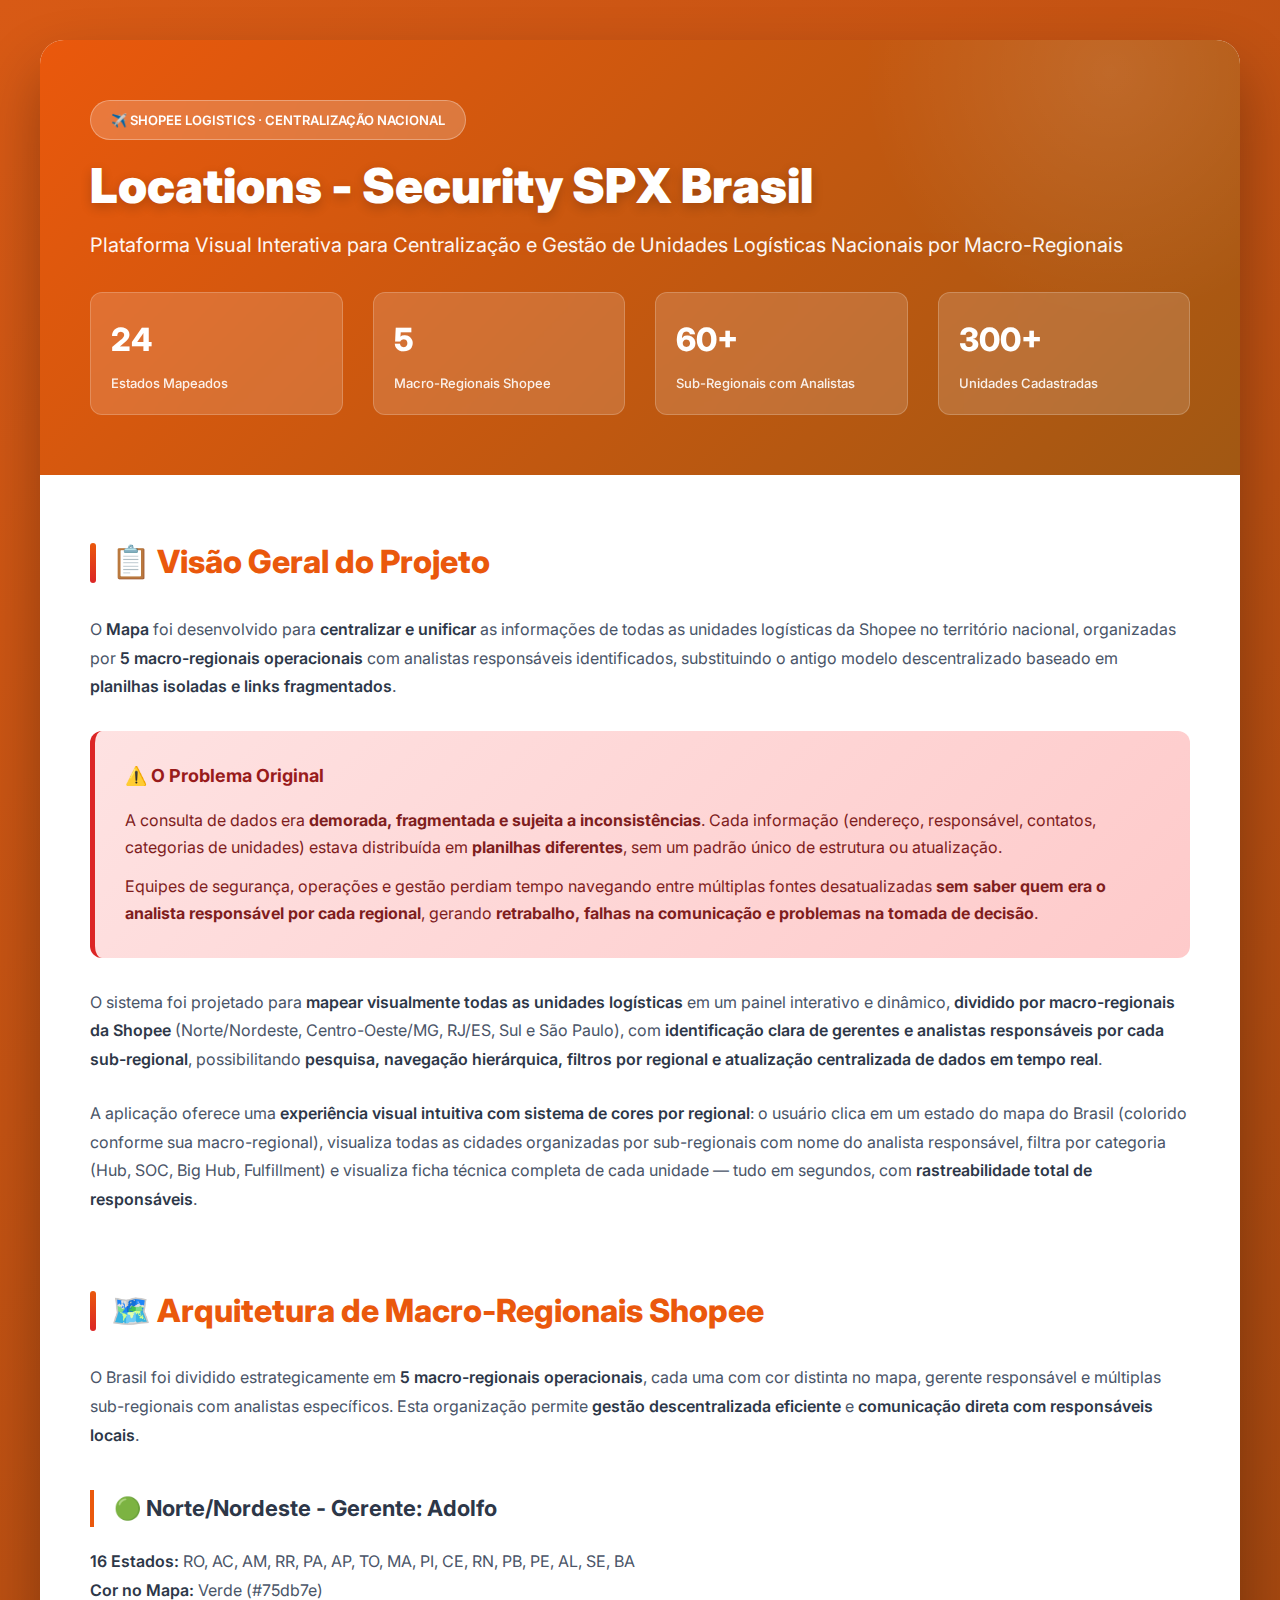
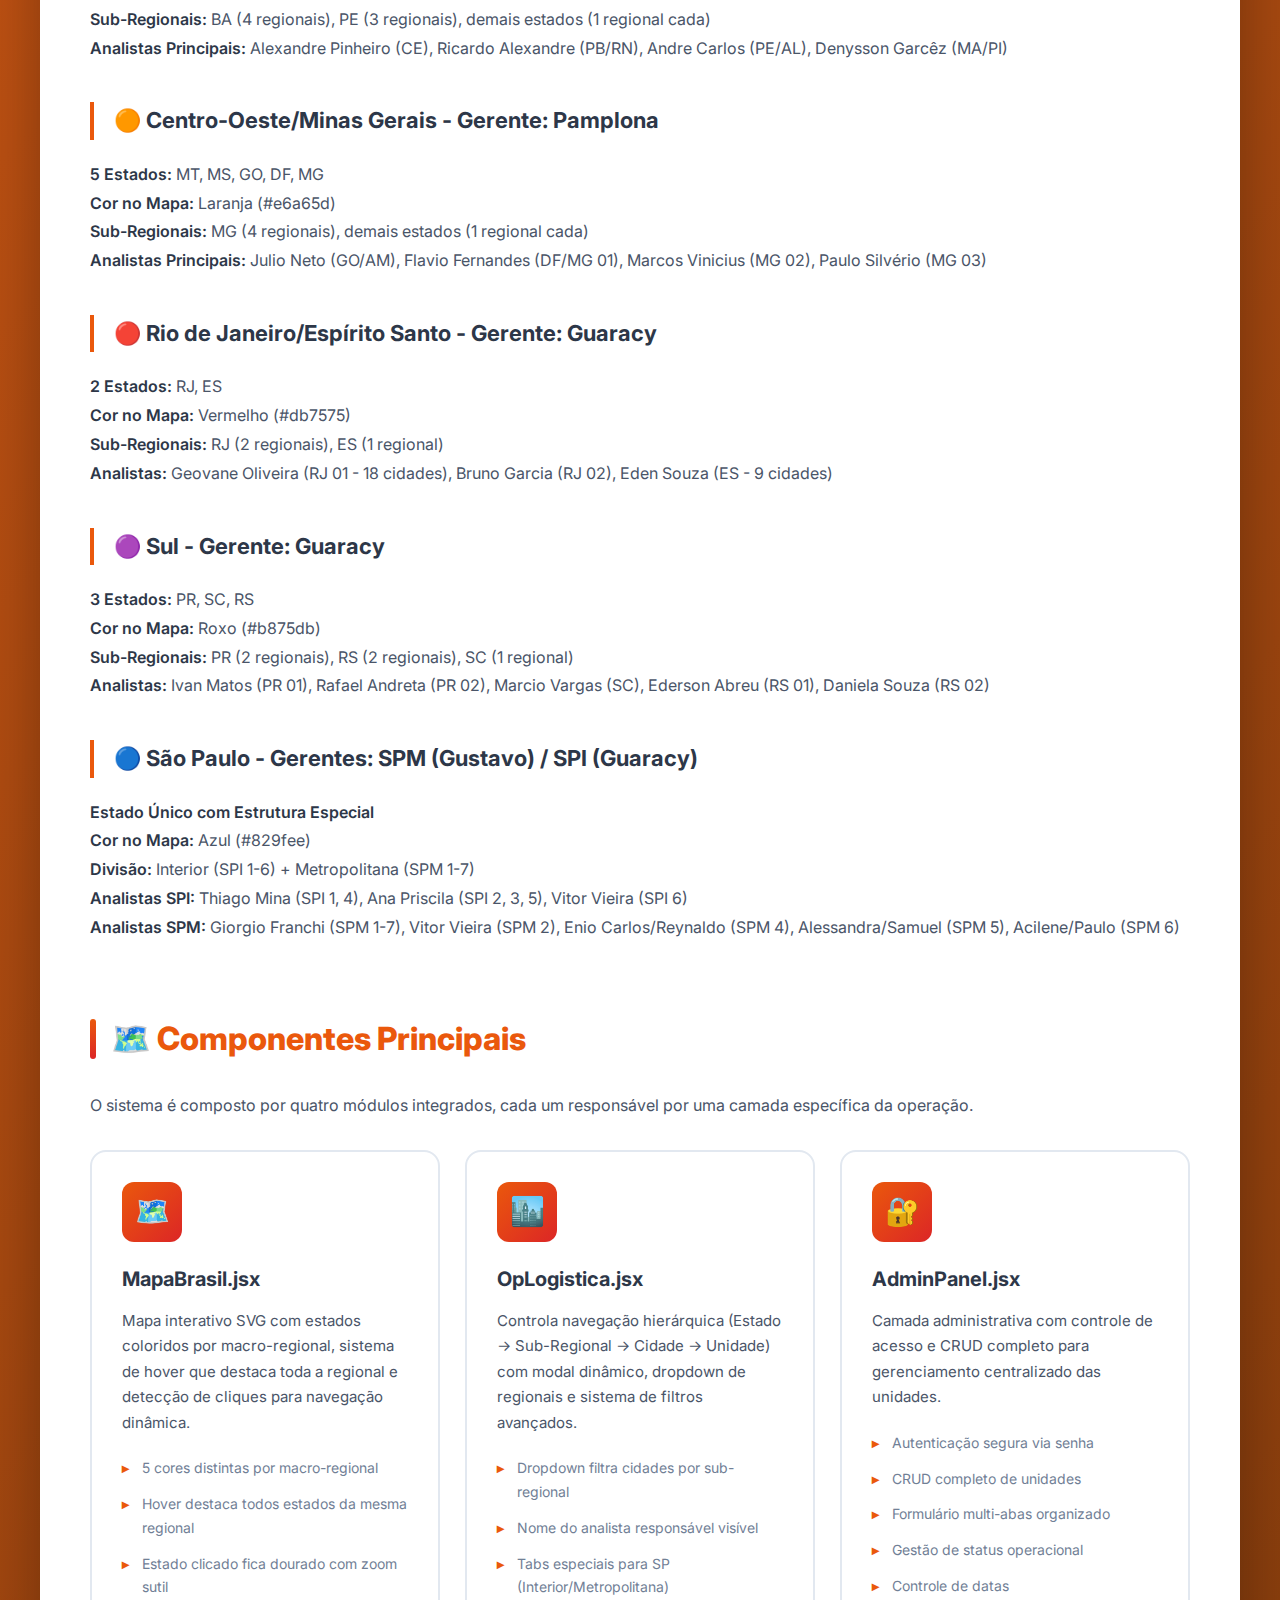
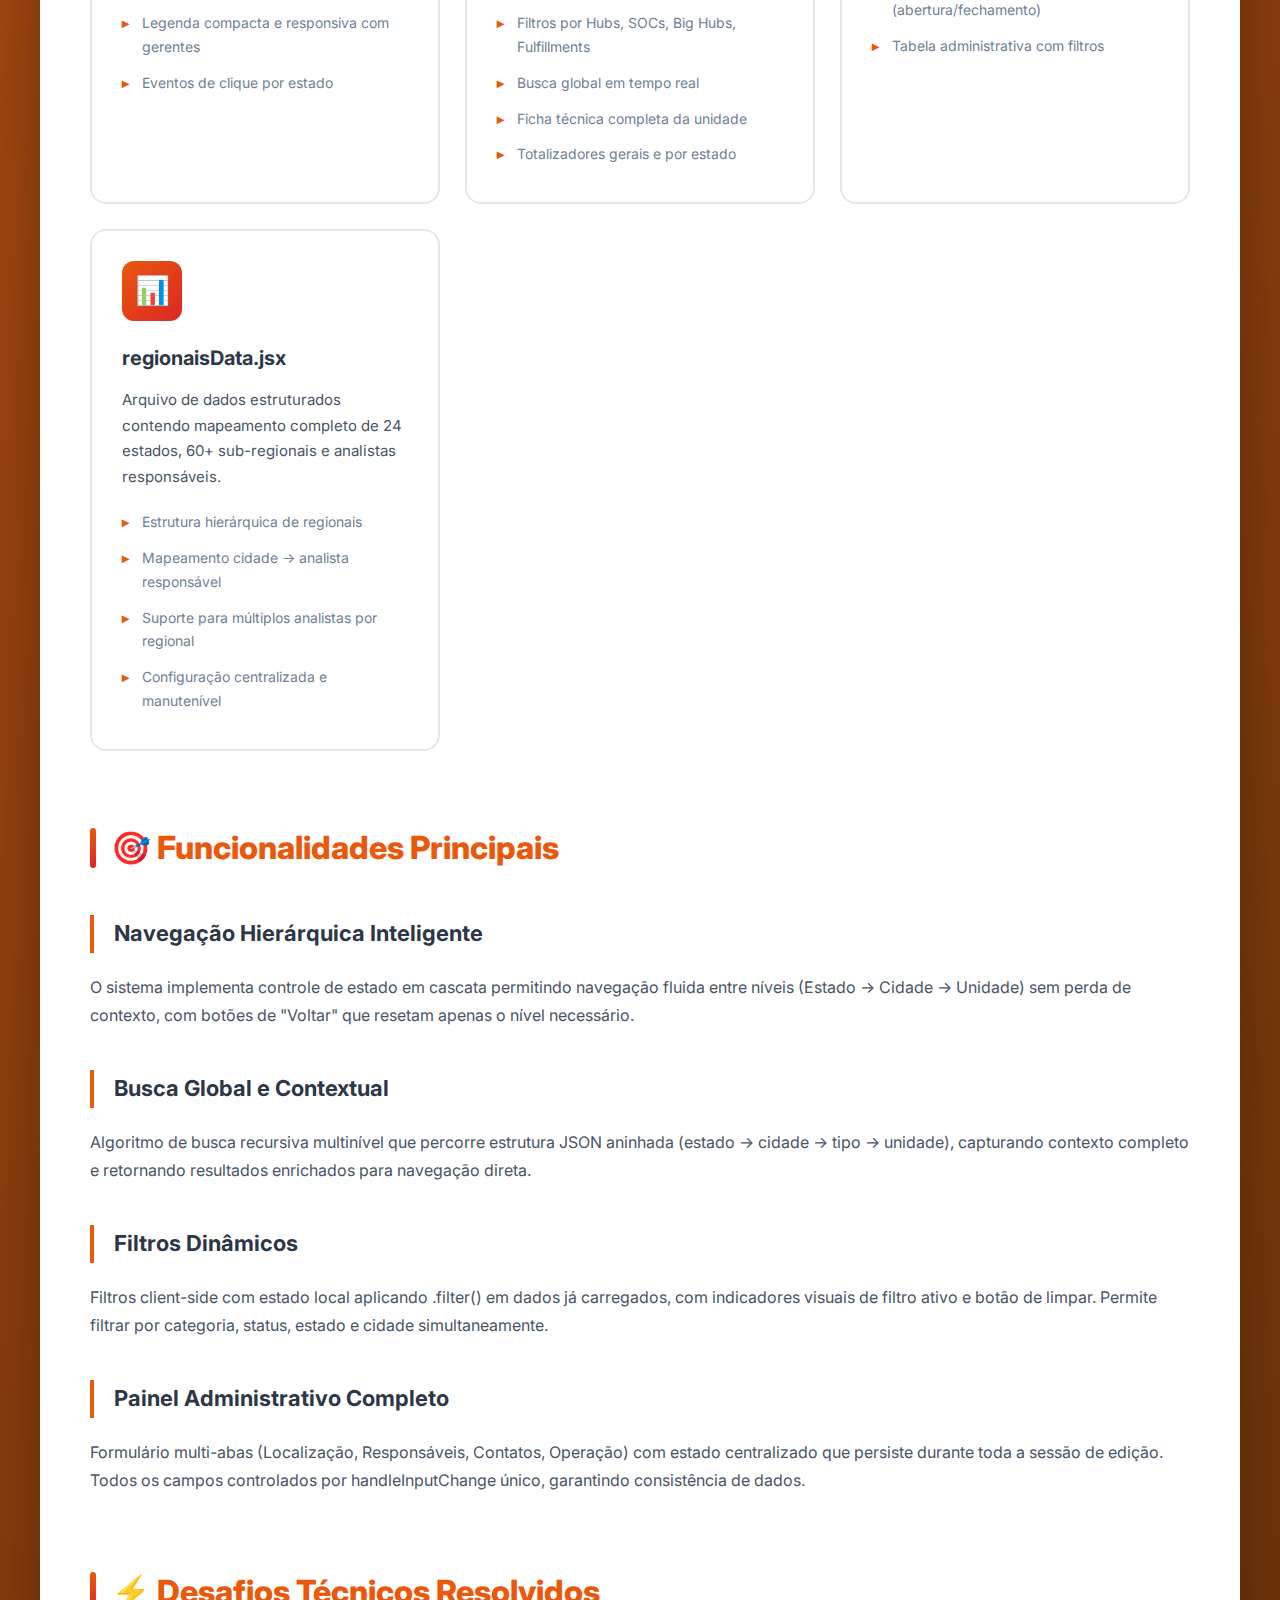
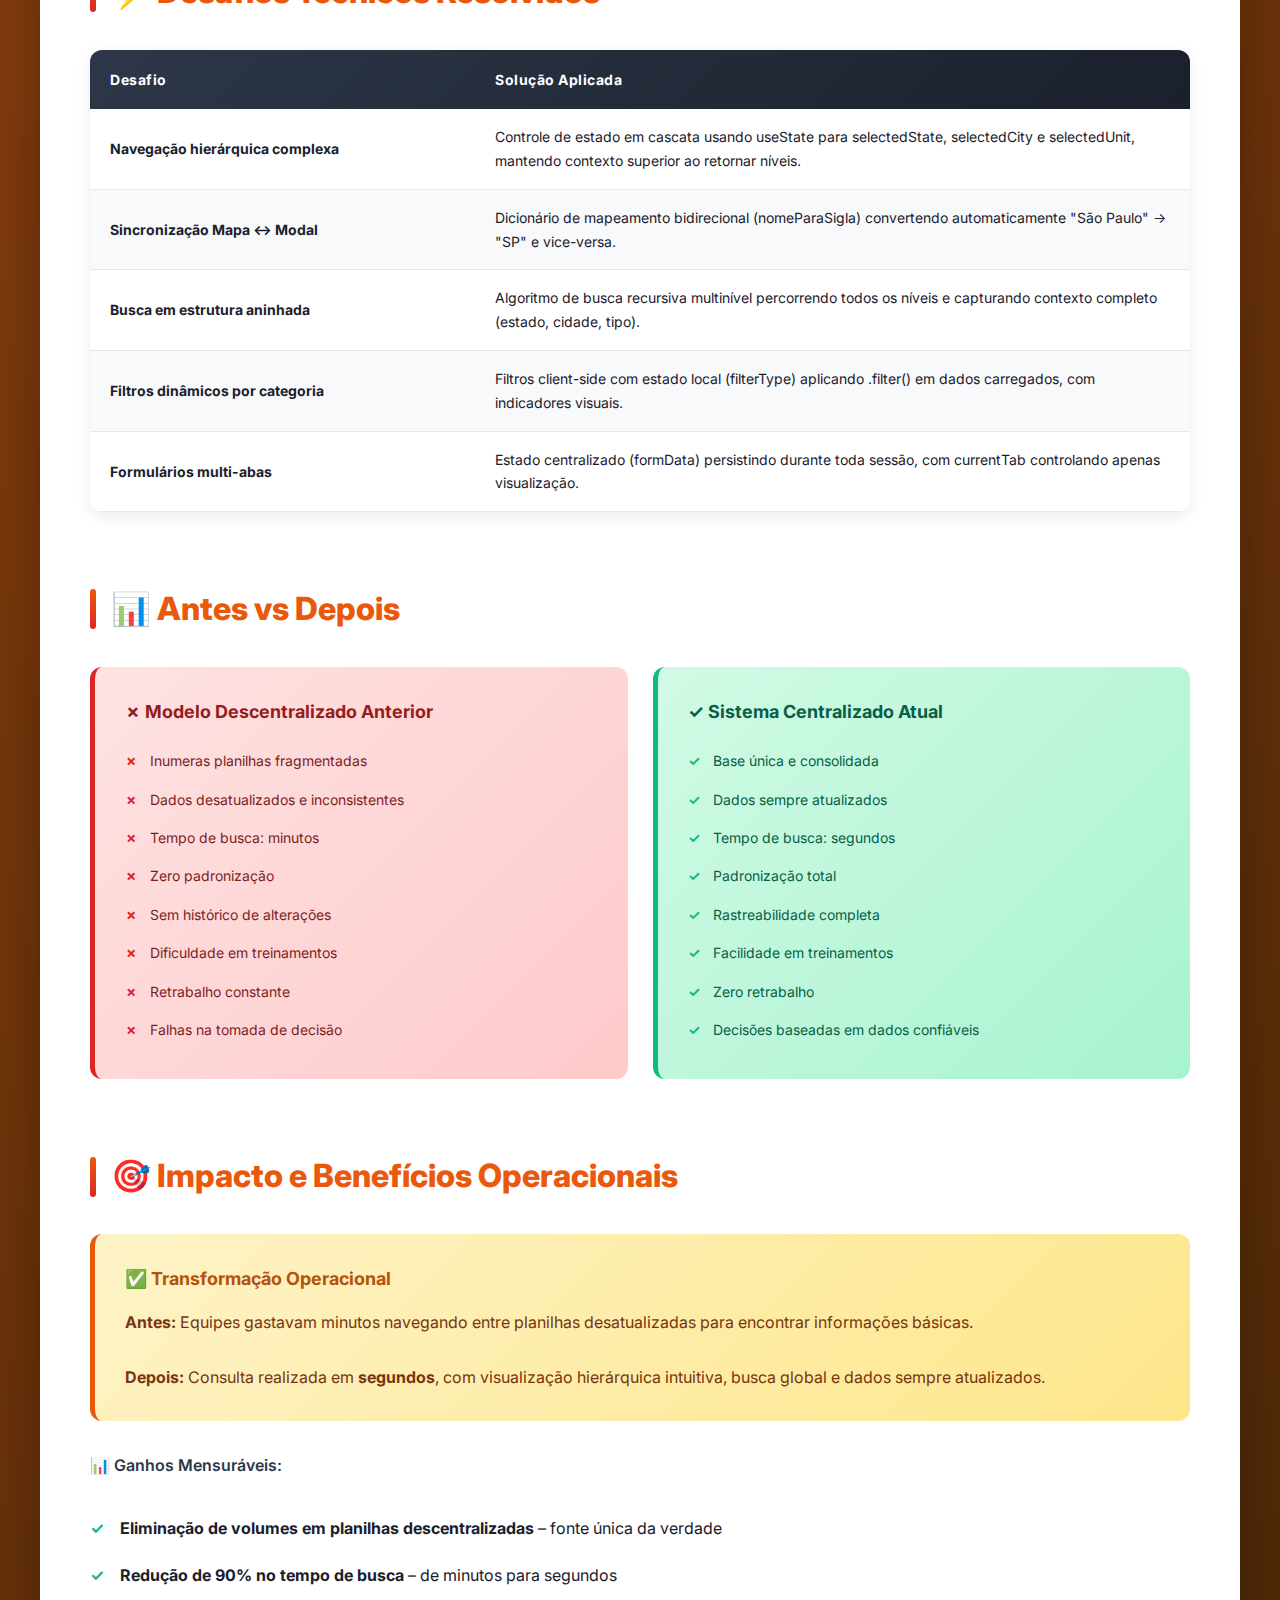
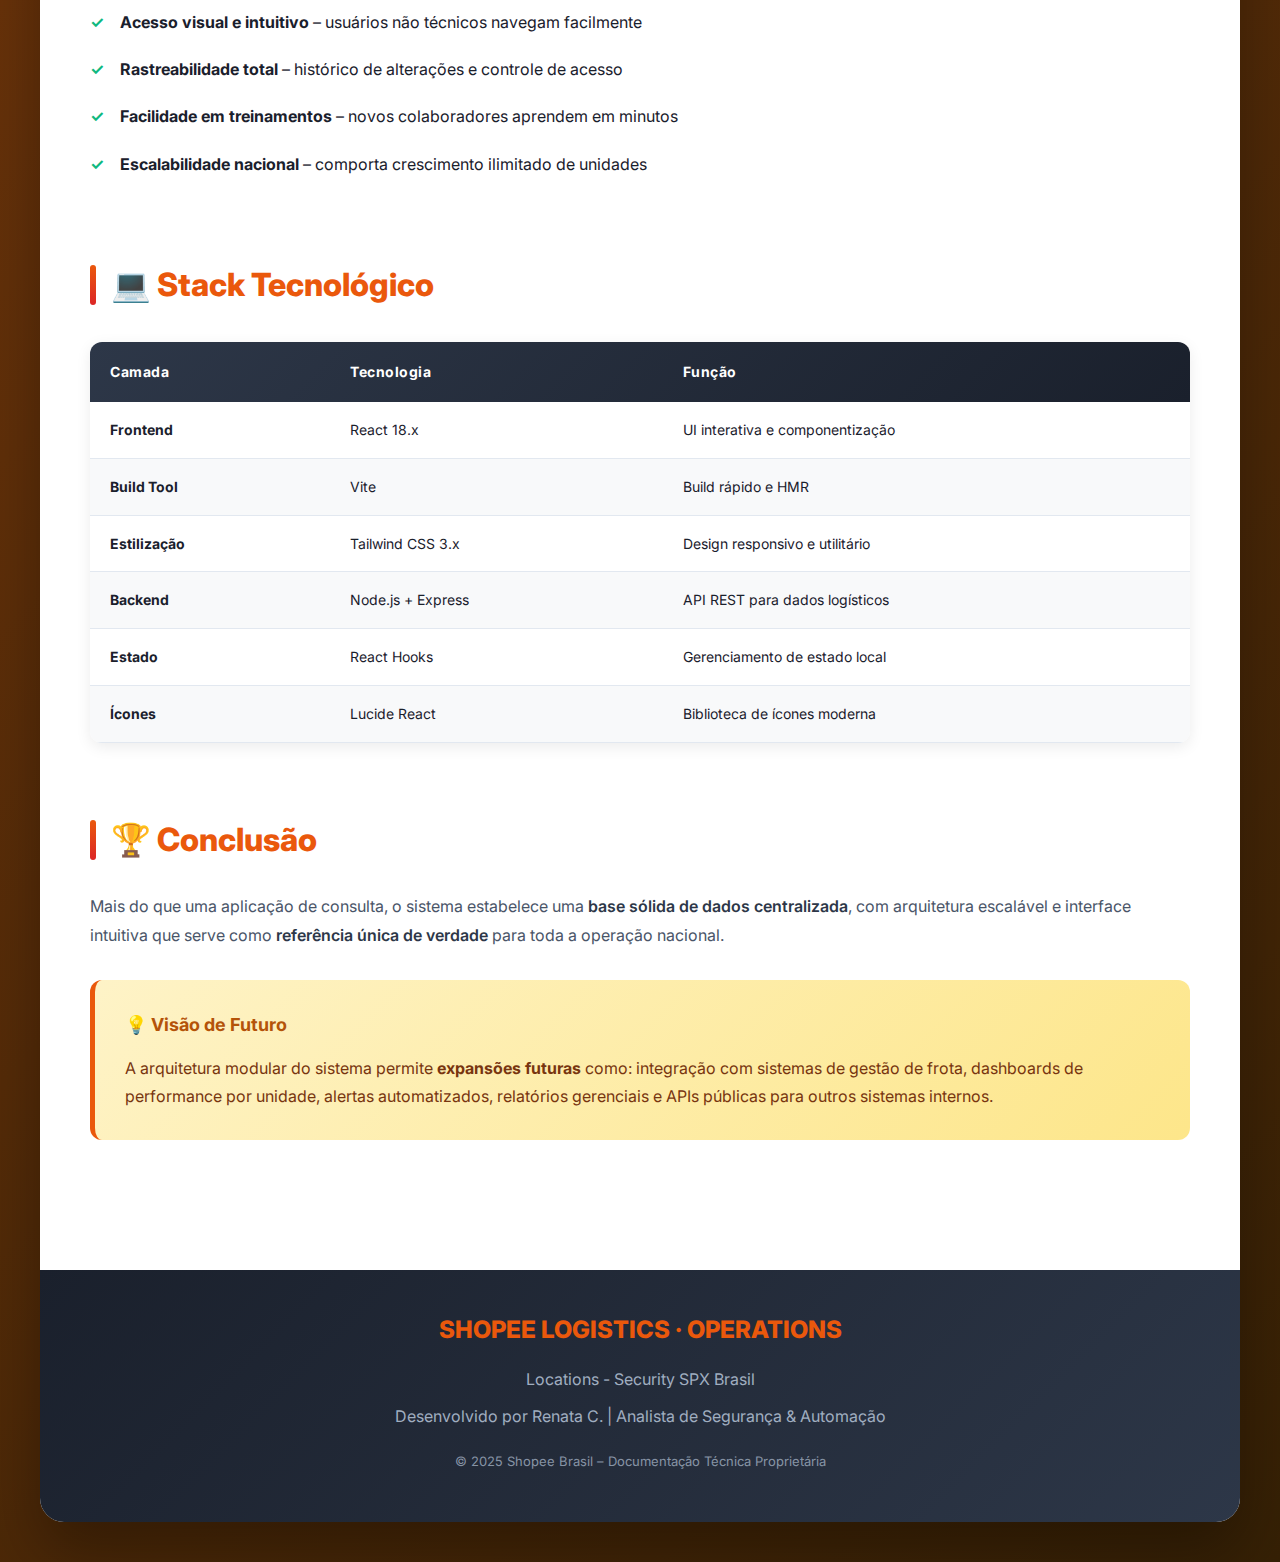
<file: docs/mapa/index.htm>
<!DOCTYPE html>
<html lang="pt-BR">
<head>
    <meta charset="UTF-8">
    <meta name="viewport" content="width=device-width, initial-scale=1.0">
    <title>Mapa Logístico SPX Brasil | Documentação Técnica</title>
    <style>
        @import url('https://fonts.googleapis.com/css2?family=Inter:wght@300;400;500;600;700;800;900&display=swap');
        
        * {
            margin: 0;
            padding: 0;
            box-sizing: border-box;
        }
        
        body {
            font-family: 'Inter', -apple-system, BlinkMacSystemFont, sans-serif;
            line-height: 1.7;
            color: #1a202c;
            background: linear-gradient(135deg, #d85a15 0%, #352005 100%);
            padding: 0;
        }
        
        .container {
            max-width: 1200px;
            margin: 40px auto;
            background: white;
            box-shadow: 0 30px 60px rgba(0,0,0,0.3);
            border-radius: 24px;
            overflow: hidden;
        }
        
        .header {
            background: linear-gradient(135deg, #ea580c 0%, #a15813 100%);
            color: white;
            padding: 60px 50px;
            position: relative;
            overflow: hidden;
        }
        
        .header::before {
            content: '';
            position: absolute;
            top: -50%;
            right: -10%;
            width: 500px;
            height: 500px;
            background: radial-gradient(circle, rgba(255,255,255,0.1) 0%, transparent 70%);
            border-radius: 50%;
        }
        
        .header-content {
            position: relative;
            z-index: 2;
        }
        
        .badge {
            display: inline-block;
            background: rgba(255,255,255,0.2);
            padding: 8px 20px;
            border-radius: 20px;
            font-size: 13px;
            font-weight: 600;
            margin-bottom: 20px;
            backdrop-filter: blur(10px);
            border: 1px solid rgba(255,255,255,0.3);
        }
        
        .header h1 {
            font-size: 48px;
            font-weight: 900;
            margin-bottom: 15px;
            line-height: 1.1;
            text-shadow: 0 4px 12px rgba(0,0,0,0.2);
        }
        
        .header .subtitle {
            font-size: 20px;
            font-weight: 400;
            opacity: 0.95;
            margin-bottom: 30px;
        }
        
        .stats-row {
            display: flex;
            gap: 30px;
            margin-top: 30px;
            flex-wrap: wrap;
        }
        
        .stat-box {
            flex: 1;
            min-width: 200px;
            background: rgba(255,255,255,0.15);
            padding: 20px;
            border-radius: 12px;
            backdrop-filter: blur(10px);
            border: 1px solid rgba(255,255,255,0.2);
        }
        
        .stat-value {
            font-size: 32px;
            font-weight: 800;
            margin-bottom: 5px;
        }
        
        .stat-label {
            font-size: 13px;
            opacity: 0.9;
            font-weight: 500;
        }
        
        .content {
            padding: 60px 50px;
        }
        
        .section {
            margin-bottom: 70px;
        }
        
        .section-title {
            font-size: 32px;
            font-weight: 800;
            color: #ea580c;
            margin-bottom: 25px;
            display: flex;
            align-items: center;
            gap: 15px;
        }
        
        .section-title::before {
            content: '';
            width: 6px;
            height: 40px;
            background: linear-gradient(180deg, #ea580c, #dc2626);
            border-radius: 3px;
        }
        
        .subsection {
            margin: 40px 0;
        }
        
        .subsection-title {
            font-size: 22px;
            font-weight: 700;
            color: #2d3748;
            margin-bottom: 20px;
            padding-left: 20px;
            border-left: 4px solid #ea580c;
        }
        
        .text-block {
            font-size: 16px;
            line-height: 1.8;
            color: #4a5568;
            margin-bottom: 25px;
        }
        
        .text-block strong {
            color: #2d3748;
            font-weight: 600;
        }
        
        .highlight-box {
            background: linear-gradient(135deg, #fef3c7 0%, #fde68a 100%);
            border-left: 5px solid #ea580c;
            padding: 30px;
            border-radius: 12px;
            margin: 30px 0;
        }
        
        .highlight-box h4 {
            color: #b45309;
            font-size: 18px;
            margin-bottom: 15px;
            font-weight: 700;
        }
        
        .highlight-box p {
            color: #78350f;
            line-height: 1.7;
        }

        .alert-box {
            background: linear-gradient(135deg, #fee2e2 0%, #fecaca 100%);
            border-left: 5px solid #dc2626;
            padding: 30px;
            border-radius: 12px;
            margin: 30px 0;
        }

        .alert-box h4 {
            color: #991b1b;
            font-size: 18px;
            margin-bottom: 15px;
            font-weight: 700;
        }

        .alert-box p {
            color: #7f1d1d;
            line-height: 1.7;
        }

        .component-grid {
            display: grid;
            grid-template-columns: repeat(auto-fit, minmax(300px, 1fr));
            gap: 25px;
            margin: 30px 0;
        }

        .component-card {
            background: white;
            border: 2px solid #e2e8f0;
            border-radius: 16px;
            padding: 30px;
            transition: all 0.3s ease;
        }

        .component-card:hover {
            transform: translateY(-5px);
            box-shadow: 0 15px 35px rgba(0,0,0,0.1);
            border-color: #ea580c;
        }

        .component-icon {
            width: 60px;
            height: 60px;
            background: linear-gradient(135deg, #ea580c, #dc2626);
            border-radius: 12px;
            display: flex;
            align-items: center;
            justify-content: center;
            font-size: 28px;
            margin-bottom: 20px;
        }

        .component-title {
            font-size: 20px;
            font-weight: 700;
            color: #2d3748;
            margin-bottom: 12px;
        }

        .component-description {
            color: #4a5568;
            line-height: 1.7;
            font-size: 15px;
            margin-bottom: 15px;
        }

        .component-features {
            list-style: none;
            padding: 0;
        }

        .component-features li {
            padding: 6px 0;
            color: #718096;
            font-size: 14px;
            position: relative;
            padding-left: 20px;
        }

        .component-features li::before {
            content: '▸';
            position: absolute;
            left: 0;
            color: #ea580c;
            font-weight: 700;
        }
        
        .tech-table {
            width: 100%;
            border-collapse: separate;
            border-spacing: 0;
            margin: 30px 0;
            border-radius: 12px;
            overflow: hidden;
            box-shadow: 0 4px 15px rgba(0,0,0,0.08);
        }
        
        .tech-table thead {
            background: linear-gradient(135deg, #2d3748 0%, #1a202c 100%);
            color: white;
        }
        
        .tech-table th {
            padding: 18px 20px;
            text-align: left;
            font-weight: 700;
            font-size: 14px;
            letter-spacing: 0.5px;
        }
        
        .tech-table td {
            padding: 16px 20px;
            border-bottom: 1px solid #e2e8f0;
            font-size: 14px;
        }
        
        .tech-table tbody tr {
            background: white;
            transition: all 0.2s ease;
        }
        
        .tech-table tbody tr:hover {
            background: #f7fafc;
        }
        
        .tech-table tbody tr:nth-child(even) {
            background: #f8f9fa;
        }

        .comparison-grid {
            display: grid;
            grid-template-columns: 1fr 1fr;
            gap: 25px;
            margin: 30px 0;
        }

        .comparison-card {
            padding: 30px;
            border-radius: 12px;
        }

        .comparison-before {
            background: linear-gradient(135deg, #fee2e2 0%, #fecaca 100%);
            border-left: 5px solid #dc2626;
        }

        .comparison-after {
            background: linear-gradient(135deg, #d1fae5 0%, #a7f3d0 100%);
            border-left: 5px solid #10b981;
        }

        .comparison-card h4 {
            font-size: 18px;
            margin-bottom: 15px;
            font-weight: 700;
        }

        .comparison-before h4 {
            color: #991b1b;
        }

        .comparison-after h4 {
            color: #065f46;
        }

        .comparison-card ul {
            list-style: none;
            padding: 0;
        }

        .comparison-card li {
            padding: 8px 0;
            padding-left: 25px;
            position: relative;
            font-size: 14px;
            line-height: 1.6;
        }

        .comparison-before li {
            color: #7f1d1d;
        }

        .comparison-after li {
            color: #065f46;
        }

        .comparison-before li::before {
            content: '✗';
            position: absolute;
            left: 0;
            color: #dc2626;
            font-weight: 700;
        }

        .comparison-after li::before {
            content: '✓';
            position: absolute;
            left: 0;
            color: #10b981;
            font-weight: 700;
        }
        
        .footer {
            background: linear-gradient(135deg, #1a202c 0%, #2d3748 100%);
            color: #a0aec0;
            padding: 40px 50px;
            text-align: center;
        }
        
        .footer-title {
            color: #ea580c;
            font-size: 24px;
            font-weight: 800;
            margin-bottom: 15px;
        }
        
        .footer p {
            line-height: 1.7;
            margin: 10px 0;
        }
        
        @media (max-width: 768px) {
            .container {
                margin: 20px;
                border-radius: 16px;
            }
            
            .header, .content {
                padding: 40px 30px;
            }
            
            .header h1 {
                font-size: 36px;
            }
            
            .stats-row {
                flex-direction: column;
                gap: 15px;
            }

            .comparison-grid, .component-grid {
                grid-template-columns: 1fr;
            }
        }
    </style>
</head>
<body>
    <div class="container">
        <div class="header">
            <div class="header-content">
                <div class="badge">✈️ SHOPEE LOGISTICS · CENTRALIZAÇÃO NACIONAL</div>
                <h1>Locations - Security SPX Brasil</h1>
                <p class="subtitle">Plataforma Visual Interativa para Centralização e Gestão de Unidades Logísticas Nacionais por Macro-Regionais</p>
                
                <div class="stats-row">
                    <div class="stat-box">
                        <div class="stat-value">24</div>
                        <div class="stat-label">Estados Mapeados</div>
                    </div>
                    <div class="stat-box">
                        <div class="stat-value">5</div>
                        <div class="stat-label">Macro-Regionais Shopee</div>
                    </div>
                    <div class="stat-box">
                        <div class="stat-value">60+</div>
                        <div class="stat-label">Sub-Regionais com Analistas</div>
                    </div>
                    <div class="stat-box">
                        <div class="stat-value">300+</div>
                        <div class="stat-label">Unidades Cadastradas</div>
                    </div>
                    
                </div>
            </div>
        </div>
        
        <div class="content">
            <section class="section">
                <h2 class="section-title">📋 Visão Geral do Projeto</h2>
                
                <div class="text-block">
                    O <strong>Mapa</strong> foi desenvolvido para <strong>centralizar e unificar</strong> as informações de todas as unidades logísticas da Shopee no território nacional, organizadas por <strong>5 macro-regionais operacionais</strong> com analistas responsáveis identificados, substituindo o antigo modelo descentralizado baseado em <strong>planilhas isoladas e links fragmentados</strong>.
                </div>
                
                <div class="alert-box">
                    <h4>⚠️ O Problema Original</h4>
                    <p>
                        A consulta de dados era <strong>demorada, fragmentada e sujeita a inconsistências</strong>. Cada informação (endereço, responsável, contatos, categorias de unidades) estava distribuída em <strong>planilhas diferentes</strong>, sem um padrão único de estrutura ou atualização.
                    </p>
                    <p style="margin-top: 12px;">
                        Equipes de segurança, operações e gestão perdiam tempo navegando entre múltiplas fontes desatualizadas <strong>sem saber quem era o analista responsável por cada regional</strong>, gerando <strong>retrabalho, falhas na comunicação e problemas na tomada de decisão</strong>.
                    </p>
                </div>
                
                <div class="text-block">
                    O sistema foi projetado para <strong>mapear visualmente todas as unidades logísticas</strong> em um painel interativo e dinâmico, <strong>dividido por macro-regionais da Shopee</strong> (Norte/Nordeste, Centro-Oeste/MG, RJ/ES, Sul e São Paulo), com <strong>identificação clara de gerentes e analistas responsáveis por cada sub-regional</strong>, possibilitando <strong>pesquisa, navegação hierárquica, filtros por regional e atualização centralizada de dados em tempo real</strong>.
                </div>
                
                <div class="text-block">
                    A aplicação oferece uma <strong>experiência visual intuitiva com sistema de cores por regional</strong>: o usuário clica em um estado do mapa do Brasil (colorido conforme sua macro-regional), visualiza todas as cidades organizadas por sub-regionais com nome do analista responsável, filtra por categoria (Hub, SOC, Big Hub, Fulfillment) e visualiza ficha técnica completa de cada unidade — tudo em segundos, com <strong>rastreabilidade total de responsáveis</strong>.
                </div>
            </section>

            <section class="section">
                <h2 class="section-title">🗺️ Arquitetura de Macro-Regionais Shopee</h2>
                
                <div class="text-block">
                    O Brasil foi dividido estrategicamente em <strong>5 macro-regionais operacionais</strong>, cada uma com cor distinta no mapa, gerente responsável e múltiplas sub-regionais com analistas específicos. Esta organização permite <strong>gestão descentralizada eficiente</strong> e <strong>comunicação direta com responsáveis locais</strong>.
                </div>

                <div class="subsection">
                    <h3 class="subsection-title">🟢 Norte/Nordeste - Gerente: Adolfo</h3>
                    <div class="text-block">
                        <strong>16 Estados:</strong> RO, AC, AM, RR, PA, AP, TO, MA, PI, CE, RN, PB, PE, AL, SE, BA<br>
                        <strong>Cor no Mapa:</strong> Verde (#75db7e)<br>
                        <strong>Sub-Regionais:</strong> BA (4 regionais), PE (3 regionais), demais estados (1 regional cada)<br>
                        <strong>Analistas Principais:</strong> Alexandre Pinheiro (CE), Ricardo Alexandre (PB/RN), Andre Carlos (PE/AL), Denysson Garcêz (MA/PI)
                    </div>
                </div>

                <div class="subsection">
                    <h3 class="subsection-title">🟠 Centro-Oeste/Minas Gerais - Gerente: Pamplona</h3>
                    <div class="text-block">
                        <strong>5 Estados:</strong> MT, MS, GO, DF, MG<br>
                        <strong>Cor no Mapa:</strong> Laranja (#e6a65d)<br>
                        <strong>Sub-Regionais:</strong> MG (4 regionais), demais estados (1 regional cada)<br>
                        <strong>Analistas Principais:</strong> Julio Neto (GO/AM), Flavio Fernandes (DF/MG 01), Marcos Vinicius (MG 02), Paulo Silvério (MG 03)
                    </div>
                </div>

                <div class="subsection">
                    <h3 class="subsection-title">🔴 Rio de Janeiro/Espírito Santo - Gerente: Guaracy</h3>
                    <div class="text-block">
                        <strong>2 Estados:</strong> RJ, ES<br>
                        <strong>Cor no Mapa:</strong> Vermelho (#db7575)<br>
                        <strong>Sub-Regionais:</strong> RJ (2 regionais), ES (1 regional)<br>
                        <strong>Analistas:</strong> Geovane Oliveira (RJ 01 - 18 cidades), Bruno Garcia (RJ 02), Eden Souza (ES - 9 cidades)
                    </div>
                </div>

                <div class="subsection">
                    <h3 class="subsection-title">🟣 Sul - Gerente: Guaracy</h3>
                    <div class="text-block">
                        <strong>3 Estados:</strong> PR, SC, RS<br>
                        <strong>Cor no Mapa:</strong> Roxo (#b875db)<br>
                        <strong>Sub-Regionais:</strong> PR (2 regionais), RS (2 regionais), SC (1 regional)<br>
                        <strong>Analistas:</strong> Ivan Matos (PR 01), Rafael Andreta (PR 02), Marcio Vargas (SC), Ederson Abreu (RS 01), Daniela Souza (RS 02)
                    </div>
                </div>

                <div class="subsection">
                    <h3 class="subsection-title">🔵 São Paulo - Gerentes: SPM (Gustavo) / SPI (Guaracy)</h3>
                    <div class="text-block">
                        <strong>Estado Único com Estrutura Especial</strong><br>
                        <strong>Cor no Mapa:</strong> Azul (#829fee)<br>
                        <strong>Divisão:</strong> Interior (SPI 1-6) + Metropolitana (SPM 1-7)<br>
                        <strong>Analistas SPI:</strong> Thiago Mina (SPI 1, 4), Ana Priscila (SPI 2, 3, 5), Vitor Vieira (SPI 6)<br>
                        <strong>Analistas SPM:</strong> Giorgio Franchi (SPM 1-7), Vitor Vieira (SPM 2), Enio Carlos/Reynaldo (SPM 4), Alessandra/Samuel (SPM 5), Acilene/Paulo (SPM 6)
                    </div>
                </div>
            </section>

            <section class="section">
                <h2 class="section-title">🗺️ Componentes Principais</h2>
                
                <div class="text-block">
                    O sistema é composto por quatro módulos integrados, cada um responsável por uma camada específica da operação.
                </div>

                <div class="component-grid">
                    <div class="component-card">
                        <div class="component-icon">🗺️</div>
                        <div class="component-title">MapaBrasil.jsx</div>
                        <div class="component-description">
                            Mapa interativo SVG com estados coloridos por macro-regional, sistema de hover que destaca toda a regional e detecção de cliques para navegação dinâmica.
                        </div>
                        <ul class="component-features">
                            <li>5 cores distintas por macro-regional</li>
                            <li>Hover destaca todos estados da mesma regional</li>
                            <li>Estado clicado fica dourado com zoom sutil</li>
                            <li>Legenda compacta e responsiva com gerentes</li>
                            <li>Eventos de clique por estado</li>
                        </ul>
                    </div>
                    
                    <div class="component-card">
                        <div class="component-icon">🏙️</div>
                        <div class="component-title">OpLogistica.jsx</div>
                        <div class="component-description">
                            Controla navegação hierárquica (Estado → Sub-Regional → Cidade → Unidade) com modal dinâmico, dropdown de regionais e sistema de filtros avançados.
                        </div>
                        <ul class="component-features">
                            <li>Dropdown filtra cidades por sub-regional</li>
                            <li>Nome do analista responsável visível</li>
                            <li>Tabs especiais para SP (Interior/Metropolitana)</li>
                            <li>Filtros por Hubs, SOCs, Big Hubs, Fulfillments</li>
                            <li>Busca global em tempo real</li>
                            <li>Ficha técnica completa da unidade</li>
                            <li>Totalizadores gerais e por estado</li>
                        </ul>
                    </div>
                    
                    <div class="component-card">
                        <div class="component-icon">🔐</div>
                        <div class="component-title">AdminPanel.jsx</div>
                        <div class="component-description">
                            Camada administrativa com controle de acesso e CRUD completo para gerenciamento centralizado das unidades.
                        </div>
                        <ul class="component-features">
                            <li>Autenticação segura via senha</li>
                            <li>CRUD completo de unidades</li>
                            <li>Formulário multi-abas organizado</li>
                            <li>Gestão de status operacional</li>
                            <li>Controle de datas (abertura/fechamento)</li>
                            <li>Tabela administrativa com filtros</li>
                        </ul>
                    </div>

                    <div class="component-card">
                        <div class="component-icon">📊</div>
                        <div class="component-title">regionaisData.jsx</div>
                        <div class="component-description">
                            Arquivo de dados estruturados contendo mapeamento completo de 24 estados, 60+ sub-regionais e analistas responsáveis.
                        </div>
                        <ul class="component-features">
                            <li>Estrutura hierárquica de regionais</li>
                            <li>Mapeamento cidade → analista responsável</li>
                            <li>Suporte para múltiplos analistas por regional</li>
                            <li>Configuração centralizada e manutenível</li>
                        </ul>
                    </div>
                </div>
            </section>

            <section class="section">
                <h2 class="section-title">🎯 Funcionalidades Principais</h2>
                
                <div class="subsection">
                    <h3 class="subsection-title">Navegação Hierárquica Inteligente</h3>
                    <div class="text-block">
                        O sistema implementa controle de estado em cascata permitindo navegação fluida entre níveis (Estado → Cidade → Unidade) sem perda de contexto, com botões de "Voltar" que resetam apenas o nível necessário.
                    </div>
                </div>

                <div class="subsection">
                    <h3 class="subsection-title">Busca Global e Contextual</h3>
                    <div class="text-block">
                        Algoritmo de busca recursiva multinível que percorre estrutura JSON aninhada (estado → cidade → tipo → unidade), capturando contexto completo e retornando resultados enrichados para navegação direta.
                    </div>
                </div>

                <div class="subsection">
                    <h3 class="subsection-title">Filtros Dinâmicos</h3>
                    <div class="text-block">
                        Filtros client-side com estado local aplicando .filter() em dados já carregados, com indicadores visuais de filtro ativo e botão de limpar. Permite filtrar por categoria, status, estado e cidade simultaneamente.
                    </div>
                </div>

                <div class="subsection">
                    <h3 class="subsection-title">Painel Administrativo Completo</h3>
                    <div class="text-block">
                        Formulário multi-abas (Localização, Responsáveis, Contatos, Operação) com estado centralizado que persiste durante toda a sessão de edição. Todos os campos controlados por handleInputChange único, garantindo consistência de dados.
                    </div>
                </div>
            </section>

            <section class="section">
                <h2 class="section-title">⚡ Desafios Técnicos Resolvidos</h2>
                
                <table class="tech-table">
                    <thead>
                        <tr>
                            <th style="width: 35%;">Desafio</th>
                            <th>Solução Aplicada</th>
                        </tr>
                    </thead>
                    <tbody>
                        <tr>
                            <td><strong>Navegação hierárquica complexa</strong></td>
                            <td>Controle de estado em cascata usando useState para selectedState, selectedCity e selectedUnit, mantendo contexto superior ao retornar níveis.</td>
                        </tr>
                        <tr>
                            <td><strong>Sincronização Mapa ↔ Modal</strong></td>
                            <td>Dicionário de mapeamento bidirecional (nomeParaSigla) convertendo automaticamente "São Paulo" → "SP" e vice-versa.</td>
                        </tr>
                        <tr>
                            <td><strong>Busca em estrutura aninhada</strong></td>
                            <td>Algoritmo de busca recursiva multinível percorrendo todos os níveis e capturando contexto completo (estado, cidade, tipo).</td>
                        </tr>
                        <tr>
                            <td><strong>Filtros dinâmicos por categoria</strong></td>
                            <td>Filtros client-side com estado local (filterType) aplicando .filter() em dados carregados, com indicadores visuais.</td>
                        </tr>
                        <tr>
                            <td><strong>Formulários multi-abas</strong></td>
                            <td>Estado centralizado (formData) persistindo durante toda sessão, com currentTab controlando apenas visualização.</td>
                        </tr>
                    </tbody>
                </table>
            </section>

            <section class="section">
                <h2 class="section-title">📊 Antes vs Depois</h2>
                
                <div class="comparison-grid">
                    <div class="comparison-card comparison-before">
                        <h4>✗ Modelo Descentralizado Anterior</h4>
                        <ul>
                            <li>Inumeras planilhas fragmentadas</li>
                            <li>Dados desatualizados e inconsistentes</li>
                            <li>Tempo de busca: minutos</li>
                            <li>Zero padronização</li>
                            <li>Sem histórico de alterações</li>
                            <li>Dificuldade em treinamentos</li>
                            <li>Retrabalho constante</li>
                            <li>Falhas na tomada de decisão</li>
                        </ul>
                    </div>

                    <div class="comparison-card comparison-after">
                        <h4>✓ Sistema Centralizado Atual</h4>
                        <ul>
                            <li>Base única e consolidada</li>
                            <li>Dados sempre atualizados</li>
                            <li>Tempo de busca: segundos</li>
                            <li>Padronização total</li>
                            <li>Rastreabilidade completa</li>
                            <li>Facilidade em treinamentos</li>
                            <li>Zero retrabalho</li>
                            <li>Decisões baseadas em dados confiáveis</li>
                        </ul>
                    </div>
                </div>
            </section>

            <section class="section">
                <h2 class="section-title">🎯 Impacto e Benefícios Operacionais</h2>
                
                <div class="highlight-box">
                    <h4>✅ Transformação Operacional</h4>
                    <p>
                        <strong>Antes:</strong> Equipes gastavam minutos navegando entre planilhas desatualizadas para encontrar informações básicas.<br><br>
                        <strong>Depois:</strong> Consulta realizada em <strong>segundos</strong>, com visualização hierárquica intuitiva, busca global e dados sempre atualizados.
                    </p>
                </div>
                
                <div class="text-block" style="margin-top: 30px;">
                    <strong>📊 Ganhos Mensuráveis:</strong>
                </div>
                
                <ul style="list-style: none; padding-left: 0;">
                    <li style="padding: 10px 0; position: relative; padding-left: 30px;">
                        <span style="position: absolute; left: 0; color: #10b981; font-weight: 700;">✓</span>
                        <strong>Eliminação de volumes em planilhas descentralizadas</strong> – fonte única da verdade
                    </li>
                    <li style="padding: 10px 0; position: relative; padding-left: 30px;">
                        <span style="position: absolute; left: 0; color: #10b981; font-weight: 700;">✓</span>
                        <strong>Redução de 90% no tempo de busca</strong> – de minutos para segundos
                    </li>
                    <li style="padding: 10px 0; position: relative; padding-left: 30px;">
                        <span style="position: absolute; left: 0; color: #10b981; font-weight: 700;">✓</span>
                        <strong>Acesso visual e intuitivo</strong> – usuários não técnicos navegam facilmente
                    </li>
                    <li style="padding: 10px 0; position: relative; padding-left: 30px;">
                        <span style="position: absolute; left: 0; color: #10b981; font-weight: 700;">✓</span>
                        <strong>Rastreabilidade total</strong> – histórico de alterações e controle de acesso
                    </li>
                    <li style="padding: 10px 0; position: relative; padding-left: 30px;">
                        <span style="position: absolute; left: 0; color: #10b981; font-weight: 700;">✓</span>
                        <strong>Facilidade em treinamentos</strong> – novos colaboradores aprendem em minutos
                    </li>
                    <li style="padding: 10px 0; position: relative; padding-left: 30px;">
                        <span style="position: absolute; left: 0; color: #10b981; font-weight: 700;">✓</span>
                        <strong>Escalabilidade nacional</strong> – comporta crescimento ilimitado de unidades
                    </li>
                </ul>
            </section>

            <section class="section">
                <h2 class="section-title">💻 Stack Tecnológico</h2>
                
                <table class="tech-table">
                    <thead>
                        <tr>
                            <th>Camada</th>
                            <th>Tecnologia</th>
                            <th>Função</th>
                        </tr>
                    </thead>
                    <tbody>
                        <tr>
                            <td><strong>Frontend</strong></td>
                            <td>React 18.x</td>
                            <td>UI interativa e componentização</td>
                        </tr>
                        <tr>
                            <td><strong>Build Tool</strong></td>
                            <td>Vite</td>
                            <td>Build rápido e HMR</td>
                        </tr>
                        <tr>
                            <td><strong>Estilização</strong></td>
                            <td>Tailwind CSS 3.x</td>
                            <td>Design responsivo e utilitário</td>
                        </tr>
                        <tr>
                            <td><strong>Backend</strong></td>
                            <td>Node.js + Express</td>
                            <td>API REST para dados logísticos</td>
                        </tr>
                        <tr>
                            <td><strong>Estado</strong></td>
                            <td>React Hooks</td>
                            <td>Gerenciamento de estado local</td>
                        </tr>
                        <tr>
                            <td><strong>Ícones</strong></td>
                            <td>Lucide React</td>
                            <td>Biblioteca de ícones moderna</td>
                        </tr>
                    </tbody>
                </table>
            </section>
            
            <section class="section">
                <h2 class="section-title">🏆 Conclusão</h2>
                
               
                
                <div class="text-block">
                    Mais do que uma aplicação de consulta, o sistema estabelece uma <strong>base sólida de dados centralizada</strong>, com arquitetura escalável e interface intuitiva que serve como <strong>referência única de verdade</strong> para toda a operação nacional.
                </div>
                
                <div class="highlight-box">
                    <h4>💡 Visão de Futuro</h4>
                    <p>
                        A arquitetura modular do sistema permite <strong>expansões futuras</strong> como: integração com sistemas de gestão de frota, dashboards de performance por unidade, alertas automatizados, relatórios gerenciais e APIs públicas para outros sistemas internos.
                   
                </div>
            </section>
        </div>
        
        <div class="footer">
            <div class="footer-title">SHOPEE LOGISTICS · OPERATIONS</div>
            <p>Locations - Security SPX Brasil</p>
            <p>Desenvolvido por Renata C. | Analista de Segurança & Automação</p>
            <p style="margin-top: 20px; font-size: 13px; opacity: 0.8;">
                © 2025 Shopee Brasil – Documentação Técnica Proprietária
            </p>
        </div>
    </div>
</body>
</html>
</file>
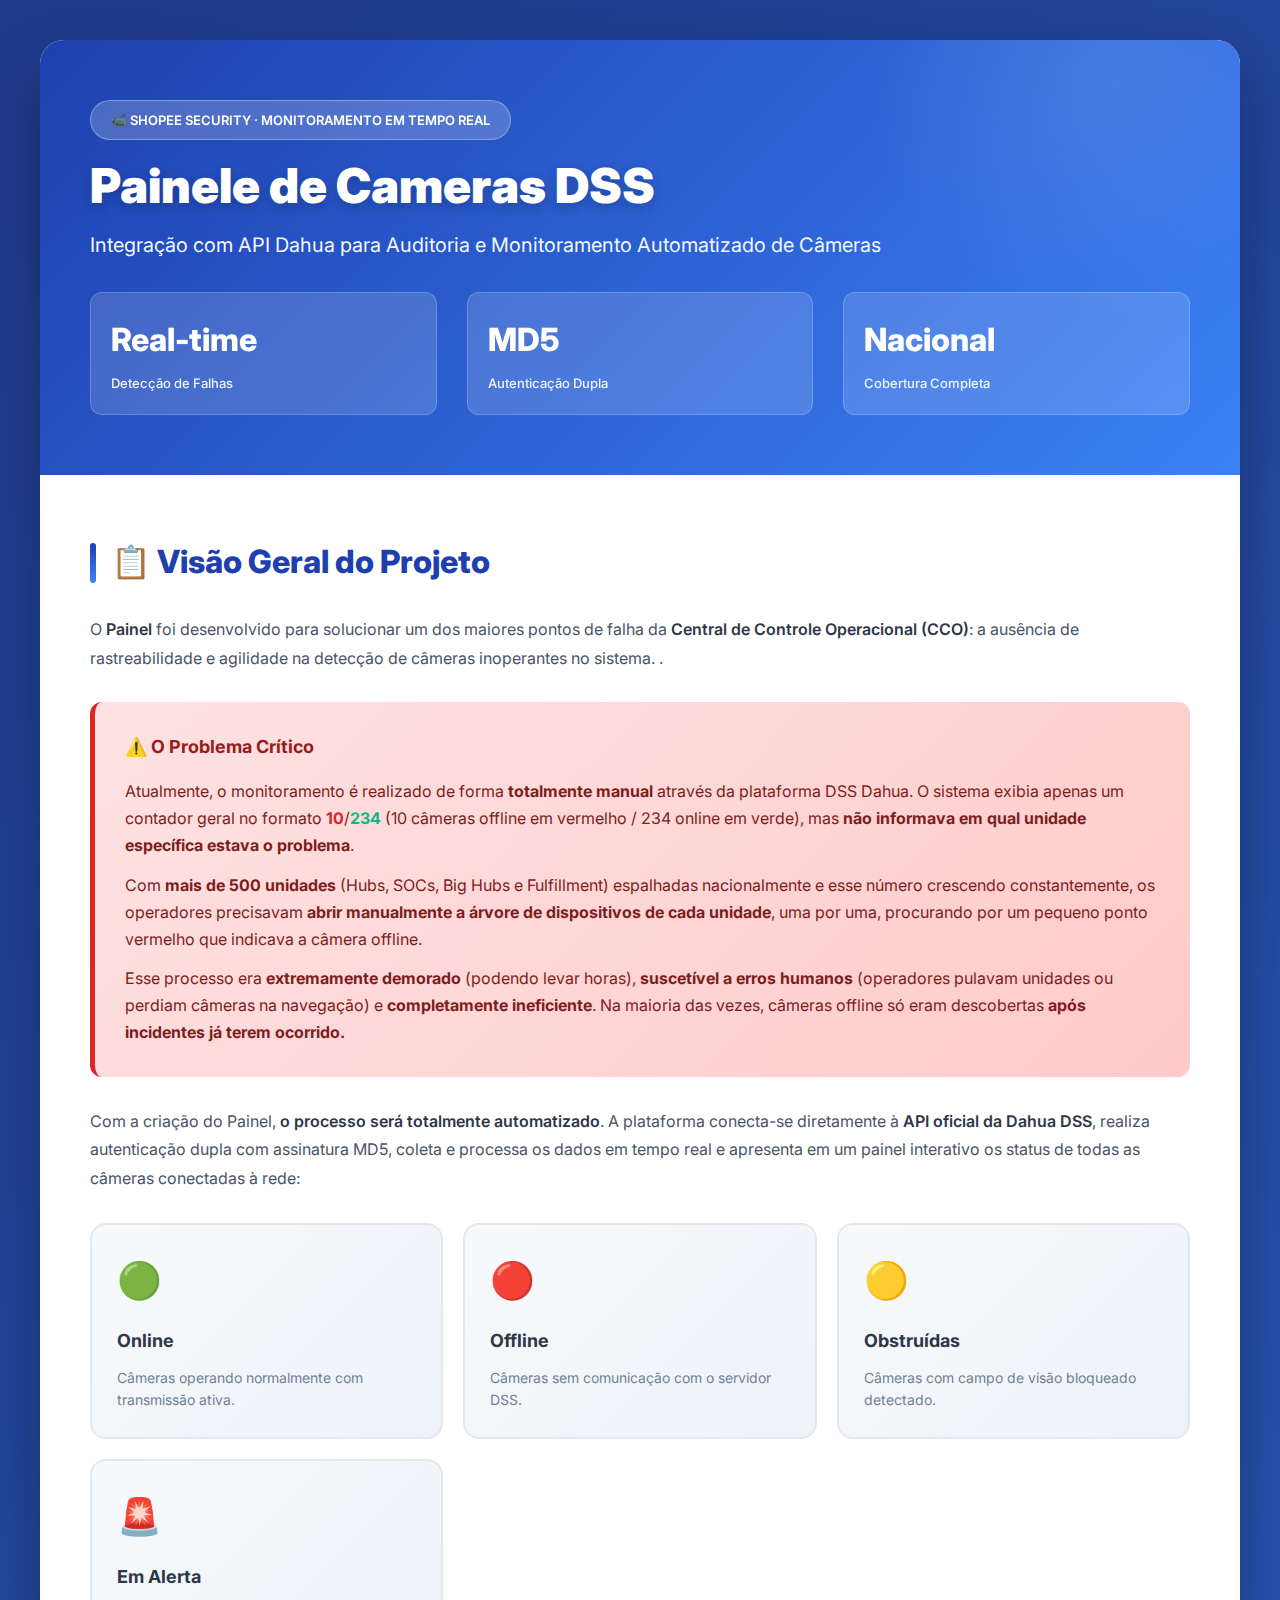
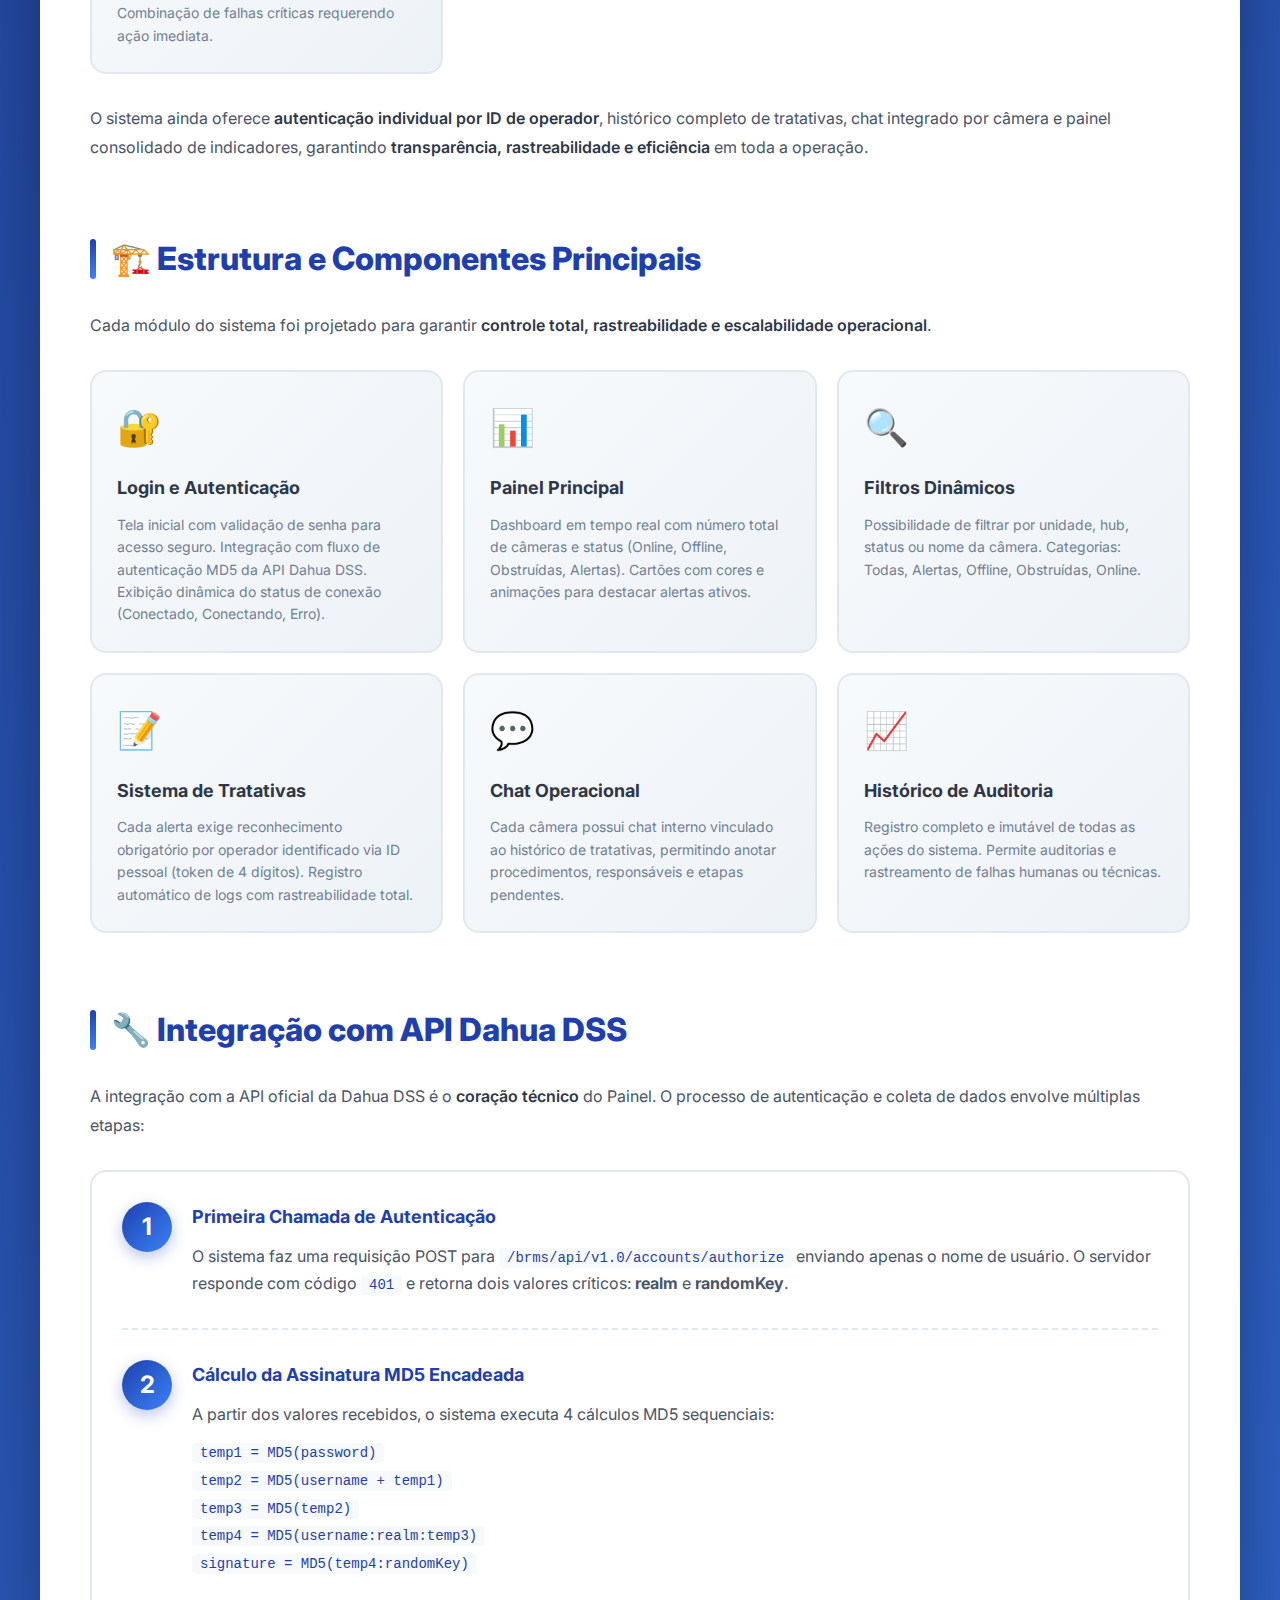
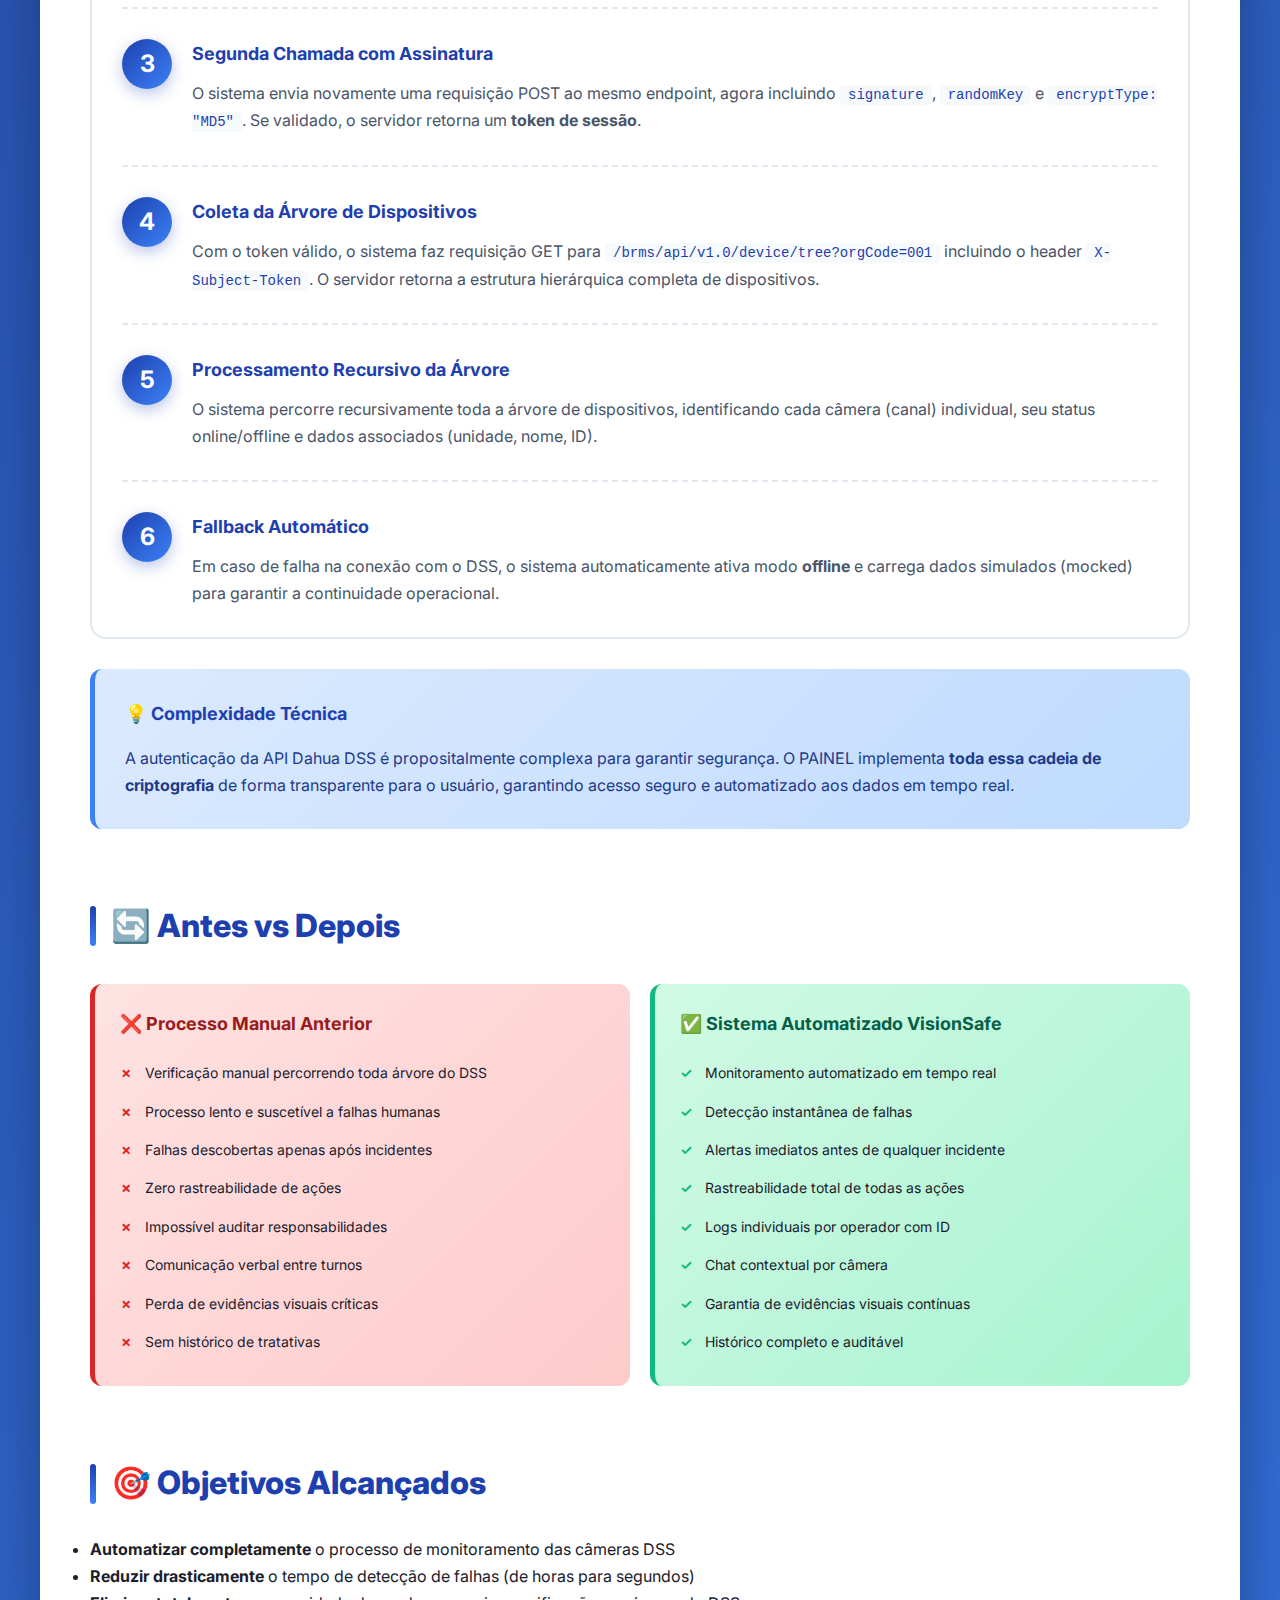
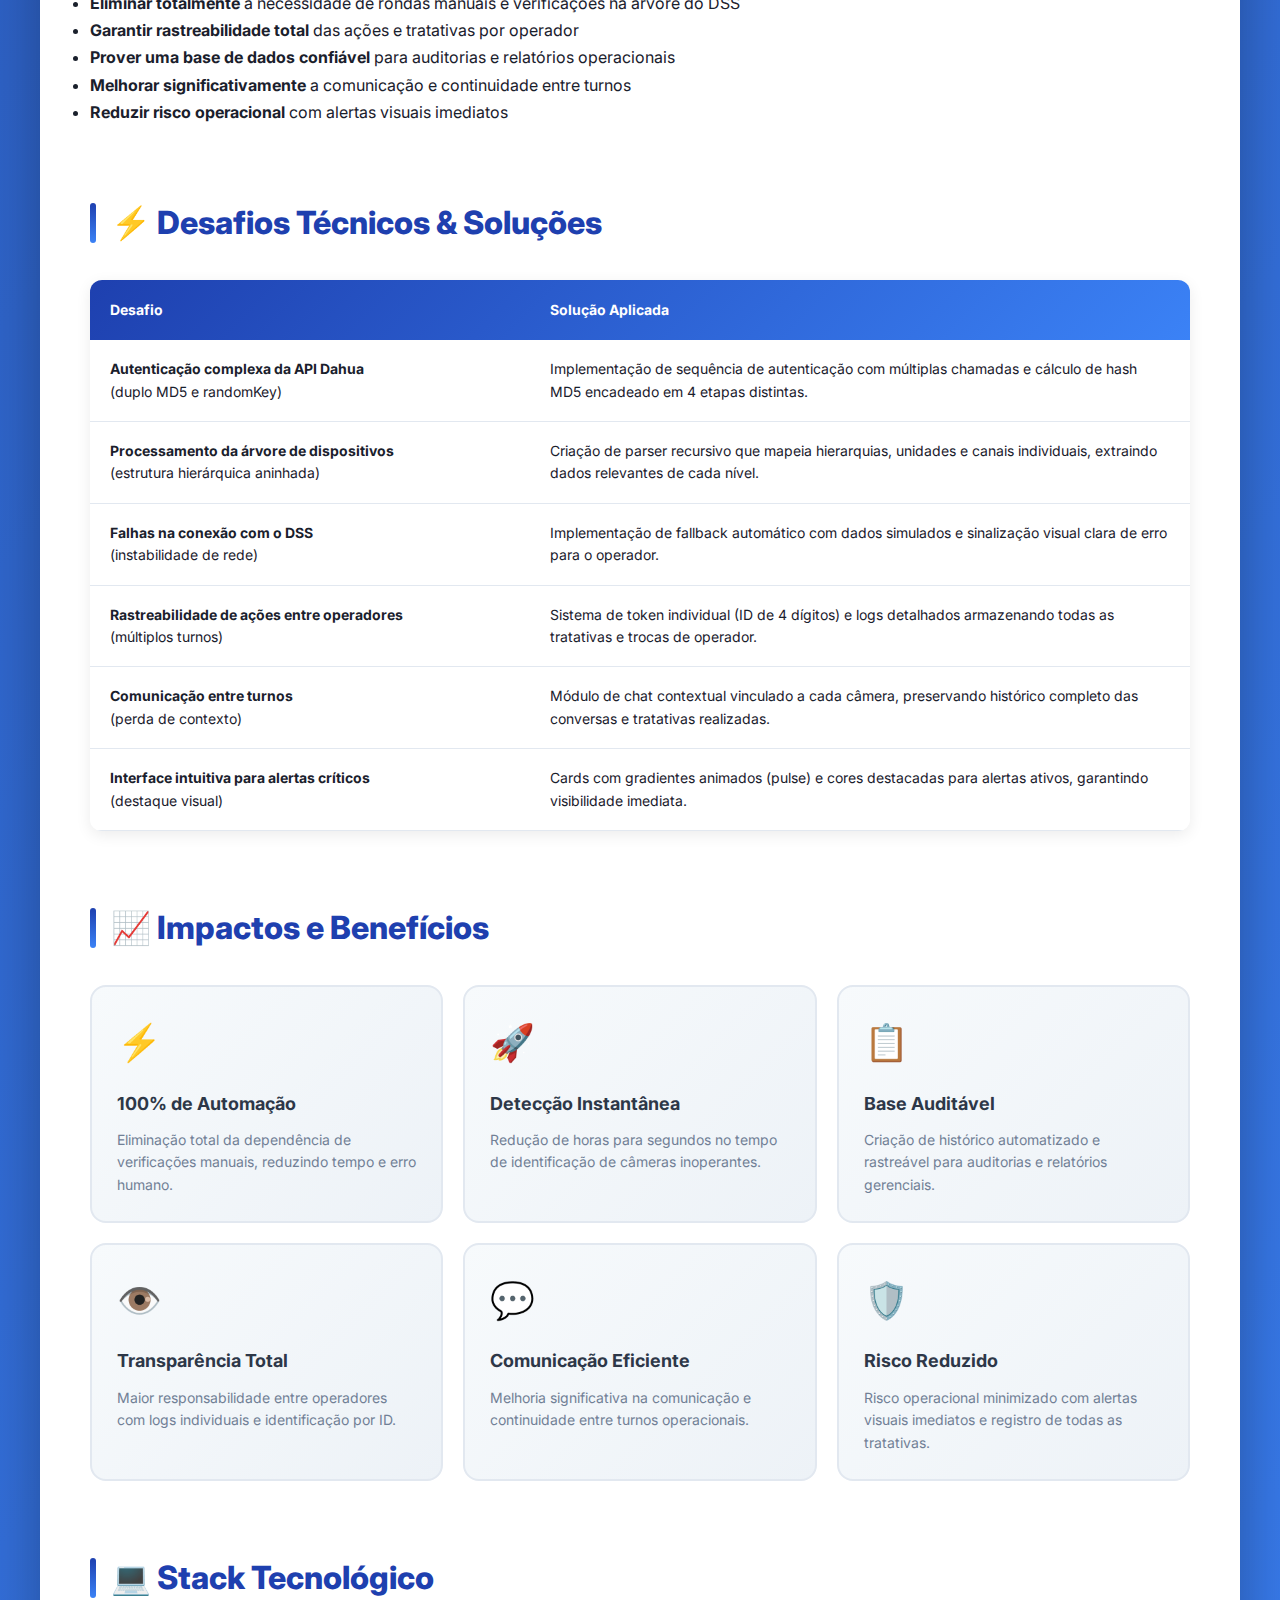
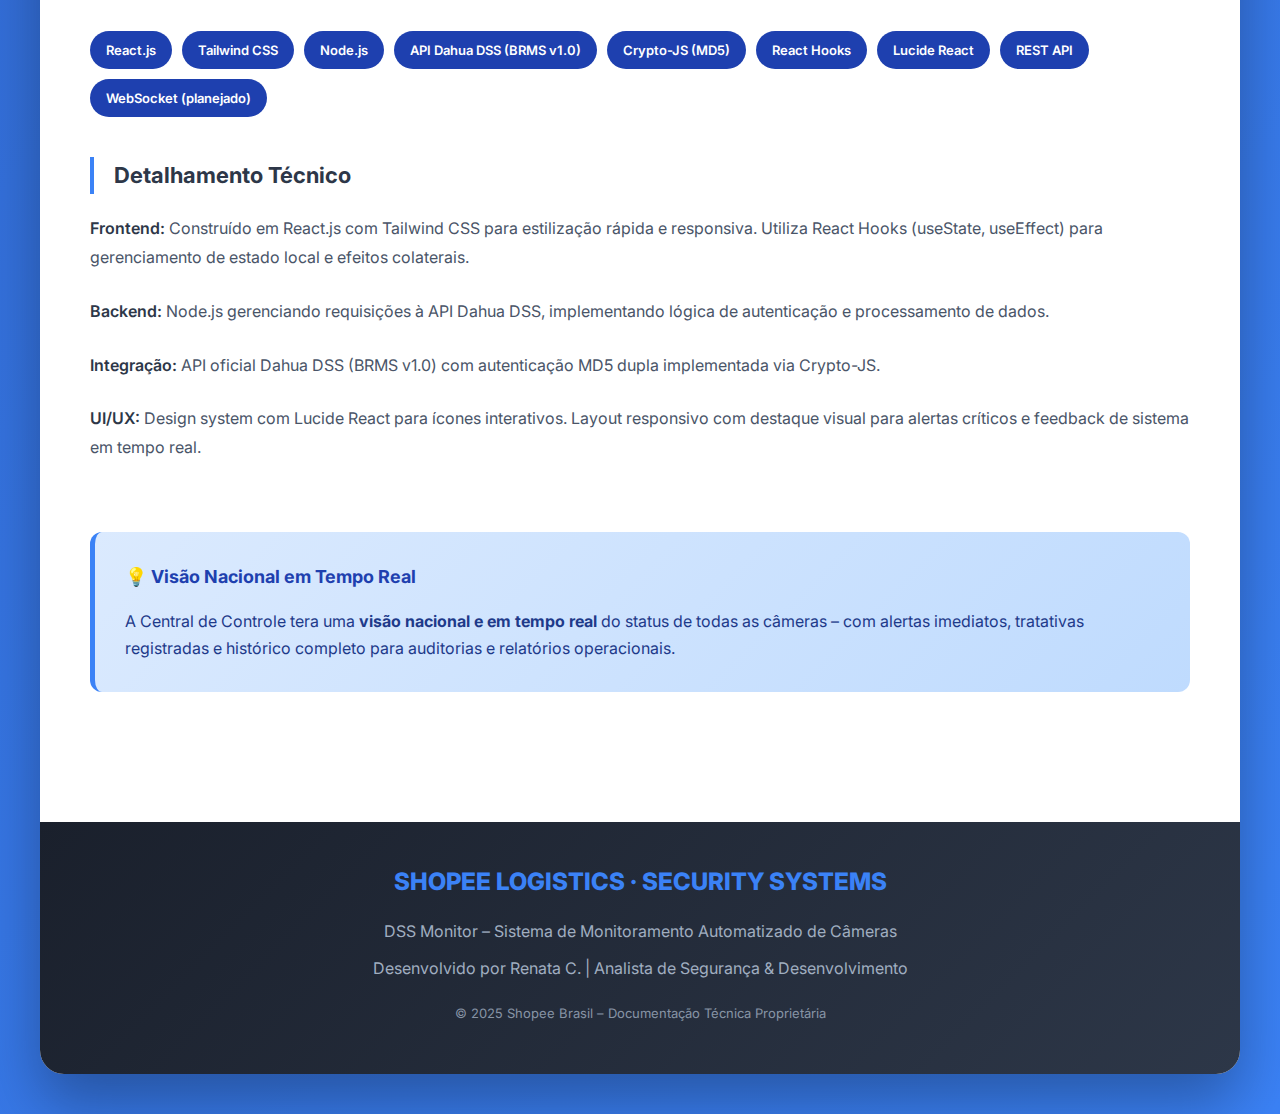
<file: docs/painelCameras/index.html>
<!DOCTYPE html>
<html lang="pt-BR">
<head>
    <meta charset="UTF-8">
    <meta name="viewport" content="width=device-width, initial-scale=1.0">
    <title>VisionSafe DSS Monitor | Documentação Técnica</title>
    <style>
        @import url('https://fonts.googleapis.com/css2?family=Inter:wght@300;400;500;600;700;800;900&display=swap');
        
        * {
            margin: 0;
            padding: 0;
            box-sizing: border-box;
        }
        
        body {
            font-family: 'Inter', -apple-system, BlinkMacSystemFont, sans-serif;
            line-height: 1.7;
            color: #1a202c;
            background: linear-gradient(135deg, #1e3a8a 0%, #3b82f6 100%);
            padding: 0;
        }
        
        .container {
            max-width: 1200px;
            margin: 40px auto;
            background: white;
            box-shadow: 0 30px 60px rgba(0,0,0,0.3);
            border-radius: 24px;
            overflow: hidden;
        }
        
        .header {
            background: linear-gradient(135deg, #1e40af 0%, #3b82f6 100%);
            color: white;
            padding: 60px 50px;
            position: relative;
            overflow: hidden;
        }
        
        .header::before {
            content: '';
            position: absolute;
            top: -50%;
            right: -10%;
            width: 500px;
            height: 500px;
            background: radial-gradient(circle, rgba(255,255,255,0.1) 0%, transparent 70%);
            border-radius: 50%;
        }
        
        .header-content {
            position: relative;
            z-index: 2;
        }
        
        .badge {
            display: inline-block;
            background: rgba(255,255,255,0.2);
            padding: 8px 20px;
            border-radius: 20px;
            font-size: 13px;
            font-weight: 600;
            margin-bottom: 20px;
            backdrop-filter: blur(10px);
            border: 1px solid rgba(255,255,255,0.3);
        }
        
        .header h1 {
            font-size: 48px;
            font-weight: 900;
            margin-bottom: 15px;
            line-height: 1.1;
            text-shadow: 0 4px 12px rgba(0,0,0,0.2);
        }
        
        .header .subtitle {
            font-size: 20px;
            font-weight: 400;
            opacity: 0.95;
            margin-bottom: 30px;
        }
        
        .stats-row {
            display: flex;
            gap: 30px;
            margin-top: 30px;
            flex-wrap: wrap;
        }
        
        .stat-box {
            flex: 1;
            min-width: 200px;
            background: rgba(255,255,255,0.15);
            padding: 20px;
            border-radius: 12px;
            backdrop-filter: blur(10px);
            border: 1px solid rgba(255,255,255,0.2);
        }
        
        .stat-value {
            font-size: 32px;
            font-weight: 800;
            margin-bottom: 5px;
        }
        
        .stat-label {
            font-size: 13px;
            opacity: 0.9;
            font-weight: 500;
        }
        
        .content {
            padding: 60px 50px;
        }
        
        .section {
            margin-bottom: 70px;
        }
        
        .section-title {
            font-size: 32px;
            font-weight: 800;
            color: #1e40af;
            margin-bottom: 25px;
            display: flex;
            align-items: center;
            gap: 15px;
        }
        
        .section-title::before {
            content: '';
            width: 6px;
            height: 40px;
            background: linear-gradient(180deg, #1e40af, #3b82f6);
            border-radius: 3px;
        }
        
        .subsection {
            margin: 40px 0;
        }
        
        .subsection-title {
            font-size: 22px;
            font-weight: 700;
            color: #2d3748;
            margin-bottom: 20px;
            padding-left: 20px;
            border-left: 4px solid #3b82f6;
        }
        
        .text-block {
            font-size: 16px;
            line-height: 1.8;
            color: #4a5568;
            margin-bottom: 25px;
        }
        
        .text-block strong {
            color: #2d3748;
            font-weight: 600;
        }
        
        .highlight-box {
            background: linear-gradient(135deg, #dbeafe 0%, #bfdbfe 100%);
            border-left: 5px solid #3b82f6;
            padding: 30px;
            border-radius: 12px;
            margin: 30px 0;
        }
        
        .highlight-box h4 {
            color: #1e40af;
            font-size: 18px;
            margin-bottom: 15px;
            font-weight: 700;
        }
        
        .highlight-box p {
            color: #1e3a8a;
            line-height: 1.7;
        }

        .alert-box {
            background: linear-gradient(135deg, #fee2e2 0%, #fecaca 100%);
            border-left: 5px solid #dc2626;
            padding: 30px;
            border-radius: 12px;
            margin: 30px 0;
        }

        .alert-box h4 {
            color: #991b1b;
            font-size: 18px;
            margin-bottom: 15px;
            font-weight: 700;
        }

        .alert-box p {
            color: #7f1d1d;
            line-height: 1.7;
        }
        
        .feature-grid {
            display: grid;
            grid-template-columns: repeat(auto-fit, minmax(280px, 1fr));
            gap: 20px;
            margin: 30px 0;
        }
        
        .feature-card {
            background: linear-gradient(135deg, #f7fafc 0%, #edf2f7 100%);
            border: 2px solid #e2e8f0;
            border-radius: 16px;
            padding: 25px;
            transition: all 0.3s ease;
        }
        
        .feature-card:hover {
            transform: translateY(-5px);
            box-shadow: 0 15px 35px rgba(0,0,0,0.1);
            border-color: #3b82f6;
        }
        
        .feature-icon {
            font-size: 36px;
            margin-bottom: 15px;
        }
        
        .feature-name {
            font-size: 18px;
            font-weight: 700;
            color: #2d3748;
            margin-bottom: 10px;
        }
        
        .feature-description {
            font-size: 14px;
            color: #718096;
            line-height: 1.6;
        }

        .tech-flow {
            background: white;
            border: 2px solid #e2e8f0;
            border-radius: 16px;
            padding: 30px;
            margin: 30px 0;
        }

        .flow-step {
            display: flex;
            align-items: flex-start;
            gap: 20px;
            margin-bottom: 30px;
            padding-bottom: 30px;
            border-bottom: 2px dashed #e2e8f0;
        }

        .flow-step:last-child {
            border-bottom: none;
            margin-bottom: 0;
            padding-bottom: 0;
        }

        .flow-number {
            flex-shrink: 0;
            width: 50px;
            height: 50px;
            background: linear-gradient(135deg, #1e40af, #3b82f6);
            color: white;
            border-radius: 50%;
            display: flex;
            align-items: center;
            justify-content: center;
            font-size: 24px;
            font-weight: 700;
            box-shadow: 0 5px 15px rgba(30,64,175,0.3);
        }

        .flow-content h4 {
            color: #1e40af;
            font-size: 18px;
            margin-bottom: 10px;
            font-weight: 700;
        }

        .flow-content p {
            color: #4a5568;
            line-height: 1.7;
        }

        .flow-content code {
            background: #f7fafc;
            padding: 2px 8px;
            border-radius: 4px;
            font-size: 14px;
            color: #1e40af;
            font-family: 'Courier New', monospace;
        }

        .code-block {
            background: #1e293b;
            border-radius: 12px;
            padding: 25px;
            margin: 20px 0;
            overflow-x: auto;
        }

        .code-block pre {
            color: #e2e8f0;
            font-family: 'Courier New', monospace;
            font-size: 14px;
            line-height: 1.6;
            margin: 0;
        }

        .code-block code {
            color: #60a5fa;
        }

        .comparison-box {
            display: grid;
            grid-template-columns: 1fr 1fr;
            gap: 20px;
            margin: 30px 0;
        }

        .comparison-card {
            padding: 25px;
            border-radius: 12px;
        }

        .comparison-before {
            background: linear-gradient(135deg, #fee2e2 0%, #fecaca 100%);
            border-left: 5px solid #dc2626;
        }

        .comparison-after {
            background: linear-gradient(135deg, #d1fae5 0%, #a7f3d0 100%);
            border-left: 5px solid #10b981;
        }

        .comparison-card h4 {
            font-size: 18px;
            margin-bottom: 15px;
            font-weight: 700;
        }

        .comparison-before h4 {
            color: #991b1b;
        }

        .comparison-after h4 {
            color: #065f46;
        }

        .comparison-card ul {
            list-style: none;
            padding: 0;
        }

        .comparison-card li {
            padding: 8px 0;
            padding-left: 25px;
            position: relative;
            font-size: 14px;
            line-height: 1.6;
        }

        .comparison-before li::before {
            content: '✗';
            position: absolute;
            left: 0;
            color: #dc2626;
            font-weight: 700;
        }

        .comparison-after li::before {
            content: '✓';
            position: absolute;
            left: 0;
            color: #10b981;
            font-weight: 700;
        }

        .challenge-table {
            width: 100%;
            border-collapse: separate;
            border-spacing: 0;
            margin: 30px 0;
            border-radius: 12px;
            overflow: hidden;
            box-shadow: 0 4px 15px rgba(0,0,0,0.08);
        }

        .challenge-table thead {
            background: linear-gradient(135deg, #1e40af 0%, #3b82f6 100%);
            color: white;
        }

        .challenge-table th {
            padding: 18px 20px;
            text-align: left;
            font-weight: 700;
            font-size: 14px;
        }

        .challenge-table td {
            padding: 18px 20px;
            border-bottom: 1px solid #e2e8f0;
            font-size: 14px;
            line-height: 1.6;
        }

        .challenge-table tbody tr {
            background: white;
            transition: all 0.2s ease;
        }

        .challenge-table tbody tr:hover {
            background: #f7fafc;
        }

        .tech-stack {
            display: flex;
            flex-wrap: wrap;
            gap: 10px;
            margin: 20px 0;
        }

        .tech-badge {
            background: #1e40af;
            color: white;
            padding: 8px 16px;
            border-radius: 20px;
            font-size: 13px;
            font-weight: 600;
        }
        
        .footer {
            background: linear-gradient(135deg, #1a202c 0%, #2d3748 100%);
            color: #a0aec0;
            padding: 40px 50px;
            text-align: center;
        }
        
        .footer-title {
            color: #3b82f6;
            font-size: 24px;
            font-weight: 800;
            margin-bottom: 15px;
        }
        
        .footer p {
            line-height: 1.7;
            margin: 10px 0;
        }
        
        @media (max-width: 768px) {
            .container {
                margin: 20px;
                border-radius: 16px;
            }
            
            .header, .content {
                padding: 40px 30px;
            }
            
            .header h1 {
                font-size: 36px;
            }
            
            .stats-row {
                flex-direction: column;
                gap: 15px;
            }

            .comparison-box {
                grid-template-columns: 1fr;
            }

            .flow-step {
                flex-direction: column;
            }
        }
    </style>
</head>
<body>
    <div class="container">
        <div class="header">
            <div class="header-content">
                <div class="badge">📹 SHOPEE SECURITY · MONITORAMENTO EM TEMPO REAL</div>
                <h1>Painele de  Cameras DSS</h1>
                <p class="subtitle">Integração com API Dahua para Auditoria e Monitoramento Automatizado de Câmeras</p>
                
                <div class="stats-row">
                   
                    <div class="stat-box">
                        <div class="stat-value">Real-time</div>
                        <div class="stat-label">Detecção de Falhas</div>
                    </div>
                    <div class="stat-box">
                        <div class="stat-value">MD5</div>
                        <div class="stat-label">Autenticação Dupla</div>
                    </div>
                    <div class="stat-box">
                        <div class="stat-value">Nacional</div>
                        <div class="stat-label">Cobertura Completa</div>
                    </div>
                </div>
            </div>
        </div>
        
        <div class="content">
            <section class="section">
                <h2 class="section-title">📋 Visão Geral do Projeto</h2>
                
                <div class="text-block">
                    O <strong>Painel</strong> foi desenvolvido para solucionar um dos maiores pontos de falha da <strong>Central de Controle Operacional (CCO)</strong>: a ausência de rastreabilidade e agilidade na detecção de câmeras inoperantes no sistema. <strong></strong>.
                </div>
                
                <div class="alert-box">
                    <h4>⚠️ O Problema Crítico</h4>
                    <p>
                        Atualmente, o  monitoramento é  realizado de forma <strong>totalmente manual</strong> através da plataforma DSS Dahua. O sistema exibia apenas um contador geral no formato <strong style="color: #dc2626;">10</strong>/<strong style="color: #10b981;">234</strong> (10 câmeras offline em vermelho / 234 online em verde), mas <strong>não informava em qual unidade específica estava o problema</strong>.
                    </p>
                    <p style="margin-top: 12px;">
                        Com <strong>mais de 500 unidades</strong> (Hubs, SOCs, Big Hubs e Fulfillment) espalhadas nacionalmente e esse número crescendo constantemente, os operadores precisavam <strong>abrir manualmente a árvore de dispositivos de cada unidade</strong>, uma por uma, procurando por um pequeno ponto vermelho que indicava a câmera offline.
                    </p>
                    <p style="margin-top: 12px;">
                        Esse processo era <strong>extremamente demorado</strong> (podendo levar horas), <strong>suscetível a erros humanos</strong> (operadores pulavam unidades ou perdiam câmeras na navegação) e <strong>completamente ineficiente</strong>. Na maioria das vezes, câmeras offline só eram descobertas <strong>após incidentes já terem ocorrido.</strong>
                </div>
                
                <div class="text-block">
                    Com a criação do Painel, <strong>o processo será totalmente automatizado</strong>. A plataforma conecta-se diretamente à <strong>API oficial da Dahua DSS</strong>, realiza autenticação dupla com assinatura MD5, coleta e processa os dados em tempo real e apresenta em um painel interativo os status de todas as câmeras conectadas à rede:
                </div>

                <div class="feature-grid">
                    <div class="feature-card">
                        <div class="feature-icon">🟢</div>
                        <div class="feature-name">Online</div>
                        <div class="feature-description">
                            Câmeras operando normalmente com transmissão ativa.
                        </div>
                    </div>

                    <div class="feature-card">
                        <div class="feature-icon">🔴</div>
                        <div class="feature-name">Offline</div>
                        <div class="feature-description">
                            Câmeras sem comunicação com o servidor DSS.
                        </div>
                    </div>

                    <div class="feature-card">
                        <div class="feature-icon">🟡</div>
                        <div class="feature-name">Obstruídas</div>
                        <div class="feature-description">
                            Câmeras com campo de visão bloqueado detectado.
                        </div>
                    </div>

                    <div class="feature-card">
                        <div class="feature-icon">🚨</div>
                        <div class="feature-name">Em Alerta</div>
                        <div class="feature-description">
                            Combinação de falhas críticas requerendo ação imediata.
                        </div>
                    </div>
                </div>

                <div class="text-block">
                    O sistema ainda oferece <strong>autenticação individual por ID de operador</strong>, histórico completo de tratativas, chat integrado por câmera e painel consolidado de indicadores, garantindo <strong>transparência, rastreabilidade e eficiência</strong> em toda a operação.
                </div>
            </section>

            <section class="section">
                <h2 class="section-title">🏗️ Estrutura e Componentes Principais</h2>
                
                <div class="text-block">
                    Cada módulo do sistema foi projetado para garantir <strong>controle total, rastreabilidade e escalabilidade operacional</strong>.
                </div>

                <div class="feature-grid">
                    <div class="feature-card">
                        <div class="feature-icon">🔐</div>
                        <div class="feature-name">Login e Autenticação</div>
                        <div class="feature-description">
                            Tela inicial com validação de senha para acesso seguro. Integração com fluxo de autenticação MD5 da API Dahua DSS. Exibição dinâmica do status de conexão (Conectado, Conectando, Erro).
                        </div>
                    </div>

                    <div class="feature-card">
                        <div class="feature-icon">📊</div>
                        <div class="feature-name">Painel Principal</div>
                        <div class="feature-description">
                            Dashboard em tempo real com número total de câmeras e status (Online, Offline, Obstruídas, Alertas). Cartões com cores e animações para destacar alertas ativos.
                        </div>
                    </div>

                    <div class="feature-card">
                        <div class="feature-icon">🔍</div>
                        <div class="feature-name">Filtros Dinâmicos</div>
                        <div class="feature-description">
                            Possibilidade de filtrar por unidade, hub, status ou nome da câmera. Categorias: Todas, Alertas, Offline, Obstruídas, Online.
                        </div>
                    </div>

                    <div class="feature-card">
                        <div class="feature-icon">📝</div>
                        <div class="feature-name">Sistema de Tratativas</div>
                        <div class="feature-description">
                            Cada alerta exige reconhecimento obrigatório por operador identificado via ID pessoal (token de 4 dígitos). Registro automático de logs com rastreabilidade total.
                        </div>
                    </div>

                    <div class="feature-card">
                        <div class="feature-icon">💬</div>
                        <div class="feature-name">Chat Operacional</div>
                        <div class="feature-description">
                            Cada câmera possui chat interno vinculado ao histórico de tratativas, permitindo anotar procedimentos, responsáveis e etapas pendentes.
                        </div>
                    </div>

                    <div class="feature-card">
                        <div class="feature-icon">📈</div>
                        <div class="feature-name">Histórico de Auditoria</div>
                        <div class="feature-description">
                            Registro completo e imutável de todas as ações do sistema. Permite auditorias e rastreamento de falhas humanas ou técnicas.
                        </div>
                    </div>
                </div>
            </section>

            <section class="section">
                <h2 class="section-title">🔧 Integração com API Dahua DSS</h2>
                
                <div class="text-block">
                    A integração com a API oficial da Dahua DSS é o <strong>coração técnico</strong> do Painel. O processo de autenticação e coleta de dados envolve múltiplas etapas:
                </div>

                <div class="tech-flow">
                    <div class="flow-step">
                        <div class="flow-number">1</div>
                        <div class="flow-content">
                            <h4>Primeira Chamada de Autenticação</h4>
                            <p>O sistema faz uma requisição POST para <code>/brms/api/v1.0/accounts/authorize</code> enviando apenas o nome de usuário. O servidor responde com código <code>401</code> e retorna dois valores críticos: <strong>realm</strong> e <strong>randomKey</strong>.</p>
                        </div>
                    </div>

                    <div class="flow-step">
                        <div class="flow-number">2</div>
                        <div class="flow-content">
                            <h4>Cálculo da Assinatura MD5 Encadeada</h4>
                            <p>A partir dos valores recebidos, o sistema executa 4 cálculos MD5 sequenciais:</p>
                            <p style="margin-top: 10px;">
                                <code>temp1 = MD5(password)</code><br>
                                <code>temp2 = MD5(username + temp1)</code><br>
                                <code>temp3 = MD5(temp2)</code><br>
                                <code>temp4 = MD5(username:realm:temp3)</code><br>
                                <code>signature = MD5(temp4:randomKey)</code>
                            </p>
                        </div>
                    </div>

                    <div class="flow-step">
                        <div class="flow-number">3</div>
                        <div class="flow-content">
                            <h4>Segunda Chamada com Assinatura</h4>
                            <p>O sistema envia novamente uma requisição POST ao mesmo endpoint, agora incluindo <code>signature</code>, <code>randomKey</code> e <code>encryptType: "MD5"</code>. Se validado, o servidor retorna um <strong>token de sessão</strong>.</p>
                        </div>
                    </div>

                    <div class="flow-step">
                        <div class="flow-number">4</div>
                        <div class="flow-content">
                            <h4>Coleta da Árvore de Dispositivos</h4>
                            <p>Com o token válido, o sistema faz requisição GET para <code>/brms/api/v1.0/device/tree?orgCode=001</code> incluindo o header <code>X-Subject-Token</code>. O servidor retorna a estrutura hierárquica completa de dispositivos.</p>
                        </div>
                    </div>

                    <div class="flow-step">
                        <div class="flow-number">5</div>
                        <div class="flow-content">
                            <h4>Processamento Recursivo da Árvore</h4>
                            <p>O sistema percorre recursivamente toda a árvore de dispositivos, identificando cada câmera (canal) individual, seu status online/offline e dados associados (unidade, nome, ID).</p>
                        </div>
                    </div>

                    <div class="flow-step">
                        <div class="flow-number">6</div>
                        <div class="flow-content">
                            <h4>Fallback Automático</h4>
                            <p>Em caso de falha na conexão com o DSS, o sistema automaticamente ativa modo <strong>offline</strong> e carrega dados simulados (mocked) para garantir a continuidade operacional.</p>
                        </div>
                    </div>
                </div>

                <div class="highlight-box">
                    <h4>💡 Complexidade Técnica</h4>
                    <p>
                        A autenticação da API Dahua DSS é propositalmente complexa para garantir segurança. O PAINEL implementa <strong>toda essa cadeia de criptografia</strong> de forma transparente para o usuário, garantindo acesso seguro e automatizado aos dados em tempo real.
                    </p>
                </div>
            </section>

            <section class="section">
                <h2 class="section-title">🔄 Antes vs Depois</h2>
                
                <div class="comparison-box">
                    <div class="comparison-card comparison-before">
                        <h4>❌ Processo Manual Anterior</h4>
                        <ul>
                            <li>Verificação manual percorrendo toda árvore do DSS</li>
                            <li>Processo lento e suscetível a falhas humanas</li>
                            <li>Falhas descobertas apenas após incidentes</li>
                            <li>Zero rastreabilidade de ações</li>
                            <li>Impossível auditar responsabilidades</li>
                            <li>Comunicação verbal entre turnos</li>
                            <li>Perda de evidências visuais críticas</li>
                            <li>Sem histórico de tratativas</li>
                        </ul>
                    </div>

                    <div class="comparison-card comparison-after">
                        <h4>✅ Sistema Automatizado VisionSafe</h4>
                        <ul>
                            <li>Monitoramento automatizado em tempo real</li>
                            <li>Detecção instantânea de falhas</li>
                            <li>Alertas imediatos antes de qualquer incidente</li>
                            <li>Rastreabilidade total de todas as ações</li>
                            <li>Logs individuais por operador com ID</li>
                            <li>Chat contextual por câmera</li>
                            <li>Garantia de evidências visuais contínuas</li>
                            <li>Histórico completo e auditável</li>
                        </ul>
                    </div>
                </div>
            </section>

            <section class="section">
                <h2 class="section-title">🎯 Objetivos Alcançados</h2>
                
                <ul class="simple-objectives">
                    <li><strong>Automatizar completamente</strong> o processo de monitoramento das câmeras DSS</li>
                    <li><strong>Reduzir drasticamente</strong> o tempo de detecção de falhas (de horas para segundos)</li>
                    <li><strong>Eliminar totalmente</strong> a necessidade de rondas manuais e verificações na árvore do DSS</li>
                    <li><strong>Garantir rastreabilidade total</strong> das ações e tratativas por operador</li>
                    <li><strong>Prover uma base de dados confiável</strong> para auditorias e relatórios operacionais</li>
                    <li><strong>Melhorar significativamente</strong> a comunicação e continuidade entre turnos</li>
                    <li><strong>Reduzir risco operacional</strong> com alertas visuais imediatos</li>
                </ul>
            </section>

            <section class="section">
                <h2 class="section-title">⚡ Desafios Técnicos & Soluções</h2>
                
                <table class="challenge-table">
                    <thead>
                        <tr>
                            <th style="width: 40%;">Desafio</th>
                            <th>Solução Aplicada</th>
                        </tr>
                    </thead>
                    <tbody>
                        <tr>
                            <td><strong>Autenticação complexa da API Dahua</strong><br>(duplo MD5 e randomKey)</td>
                            <td>Implementação de sequência de autenticação com múltiplas chamadas e cálculo de hash MD5 encadeado em 4 etapas distintas.</td>
                        </tr>
                        <tr>
                            <td><strong>Processamento da árvore de dispositivos</strong><br>(estrutura hierárquica aninhada)</td>
                            <td>Criação de parser recursivo que mapeia hierarquias, unidades e canais individuais, extraindo dados relevantes de cada nível.</td>
                        </tr>
                        <tr>
                            <td><strong>Falhas na conexão com o DSS</strong><br>(instabilidade de rede)</td>
                            <td>Implementação de fallback automático com dados simulados e sinalização visual clara de erro para o operador.</td>
                        </tr>
                        <tr>
                            <td><strong>Rastreabilidade de ações entre operadores</strong><br>(múltiplos turnos)</td>
                            <td>Sistema de token individual (ID de 4 dígitos) e logs detalhados armazenando todas as tratativas e trocas de operador.</td>
                        </tr>
                        <tr>
                            <td><strong>Comunicação entre turnos</strong><br>(perda de contexto)</td>
                            <td>Módulo de chat contextual vinculado a cada câmera, preservando histórico completo das conversas e tratativas realizadas.</td>
                        </tr>
                        <tr>
                            <td><strong>Interface intuitiva para alertas críticos</strong><br>(destaque visual)</td>
                            <td>Cards com gradientes animados (pulse) e cores destacadas para alertas ativos, garantindo visibilidade imediata.</td>
                        </tr>
                    </tbody>
                </table>
            </section>

            <section class="section">
                <h2 class="section-title">📈 Impactos e Benefícios</h2>
                
                <div class="feature-grid">
                    <div class="feature-card">
                        <div class="feature-icon">⚡</div>
                        <div class="feature-name">100% de Automação</div>
                        <div class="feature-description">
                            Eliminação total da dependência de verificações manuais, reduzindo tempo e erro humano.
                        </div>
                    </div>

                    <div class="feature-card">
                        <div class="feature-icon">🚀</div>
                        <div class="feature-name">Detecção Instantânea</div>
                        <div class="feature-description">
                            Redução de horas para segundos no tempo de identificação de câmeras inoperantes.
                        </div>
                    </div>

                    <div class="feature-card">
                        <div class="feature-icon">📋</div>
                        <div class="feature-name">Base Auditável</div>
                        <div class="feature-description">
                            Criação de histórico automatizado e rastreável para auditorias e relatórios gerenciais.
                        </div>
                    </div>

                    <div class="feature-card">
                        <div class="feature-icon">👁️</div>
                        <div class="feature-name">Transparência Total</div>
                        <div class="feature-description">
                            Maior responsabilidade entre operadores com logs individuais e identificação por ID.
                        </div>
                    </div>

                    <div class="feature-card">
                        <div class="feature-icon">💬</div>
                        <div class="feature-name">Comunicação Eficiente</div>
                        <div class="feature-description">
                            Melhoria significativa na comunicação e continuidade entre turnos operacionais.
                        </div>
                    </div>

                    <div class="feature-card">
                        <div class="feature-icon">🛡️</div>
                        <div class="feature-name">Risco Reduzido</div>
                        <div class="feature-description">
                            Risco operacional minimizado com alertas visuais imediatos e registro de todas as tratativas.
                        </div>
                    </div>
                </div>
            </section>

            <section class="section">
                <h2 class="section-title">💻 Stack Tecnológico</h2>
                
                <div class="tech-stack">
                    <div class="tech-badge">React.js</div>
                    <div class="tech-badge">Tailwind CSS</div>
                    <div class="tech-badge">Node.js</div>
                    <div class="tech-badge">API Dahua DSS (BRMS v1.0)</div>
                    <div class="tech-badge">Crypto-JS (MD5)</div>
                    <div class="tech-badge">React Hooks</div>
                    <div class="tech-badge">Lucide React</div>
                    <div class="tech-badge">REST API</div>
                    <div class="tech-badge">WebSocket (planejado)</div>
                </div>

                <div class="subsection">
                    <h3 class="subsection-title">Detalhamento Técnico</h3>
                    
                    <div class="text-block">
                        <strong>Frontend:</strong> Construído em React.js com Tailwind CSS para estilização rápida e responsiva. Utiliza React Hooks (useState, useEffect) para gerenciamento de estado local e efeitos colaterais.
                    </div>

                    <div class="text-block">
                        <strong>Backend:</strong> Node.js gerenciando requisições à API Dahua DSS, implementando lógica de autenticação e processamento de dados.
                    </div>

                    <div class="text-block">
                        <strong>Integração:</strong> API oficial Dahua DSS (BRMS v1.0) com autenticação MD5 dupla implementada via Crypto-JS.
                    </div>

                    <div class="text-block">
                        <strong>UI/UX:</strong> Design system com Lucide React para ícones interativos. Layout responsivo com destaque visual para alertas críticos e feedback de sistema em tempo real.
                    </div>
                </div>
            </section>

            <section class="section">
                
                
                <div class="highlight-box">
                    <h4>💡 Visão Nacional em Tempo Real</h4>
                    <p>
                        A Central de Controle tera uma <strong>visão nacional e em tempo real</strong> do status de todas as câmeras – com alertas imediatos, tratativas registradas e histórico completo para auditorias e relatórios operacionais.
                    </p>
                </div>
            </section>
        </div>
        
        <div class="footer">
            <div class="footer-title">SHOPEE LOGISTICS · SECURITY SYSTEMS</div>
            <p>DSS Monitor – Sistema de Monitoramento Automatizado de Câmeras</p>
            <p>Desenvolvido por Renata C. | Analista de Segurança & Desenvolvimento</p>
            <p style="margin-top: 20px; font-size: 13px; opacity: 0.8;">
                © 2025 Shopee Brasil – Documentação Técnica Proprietária
            </p>
        </div>
    </div>
</body>
</html>
</file>
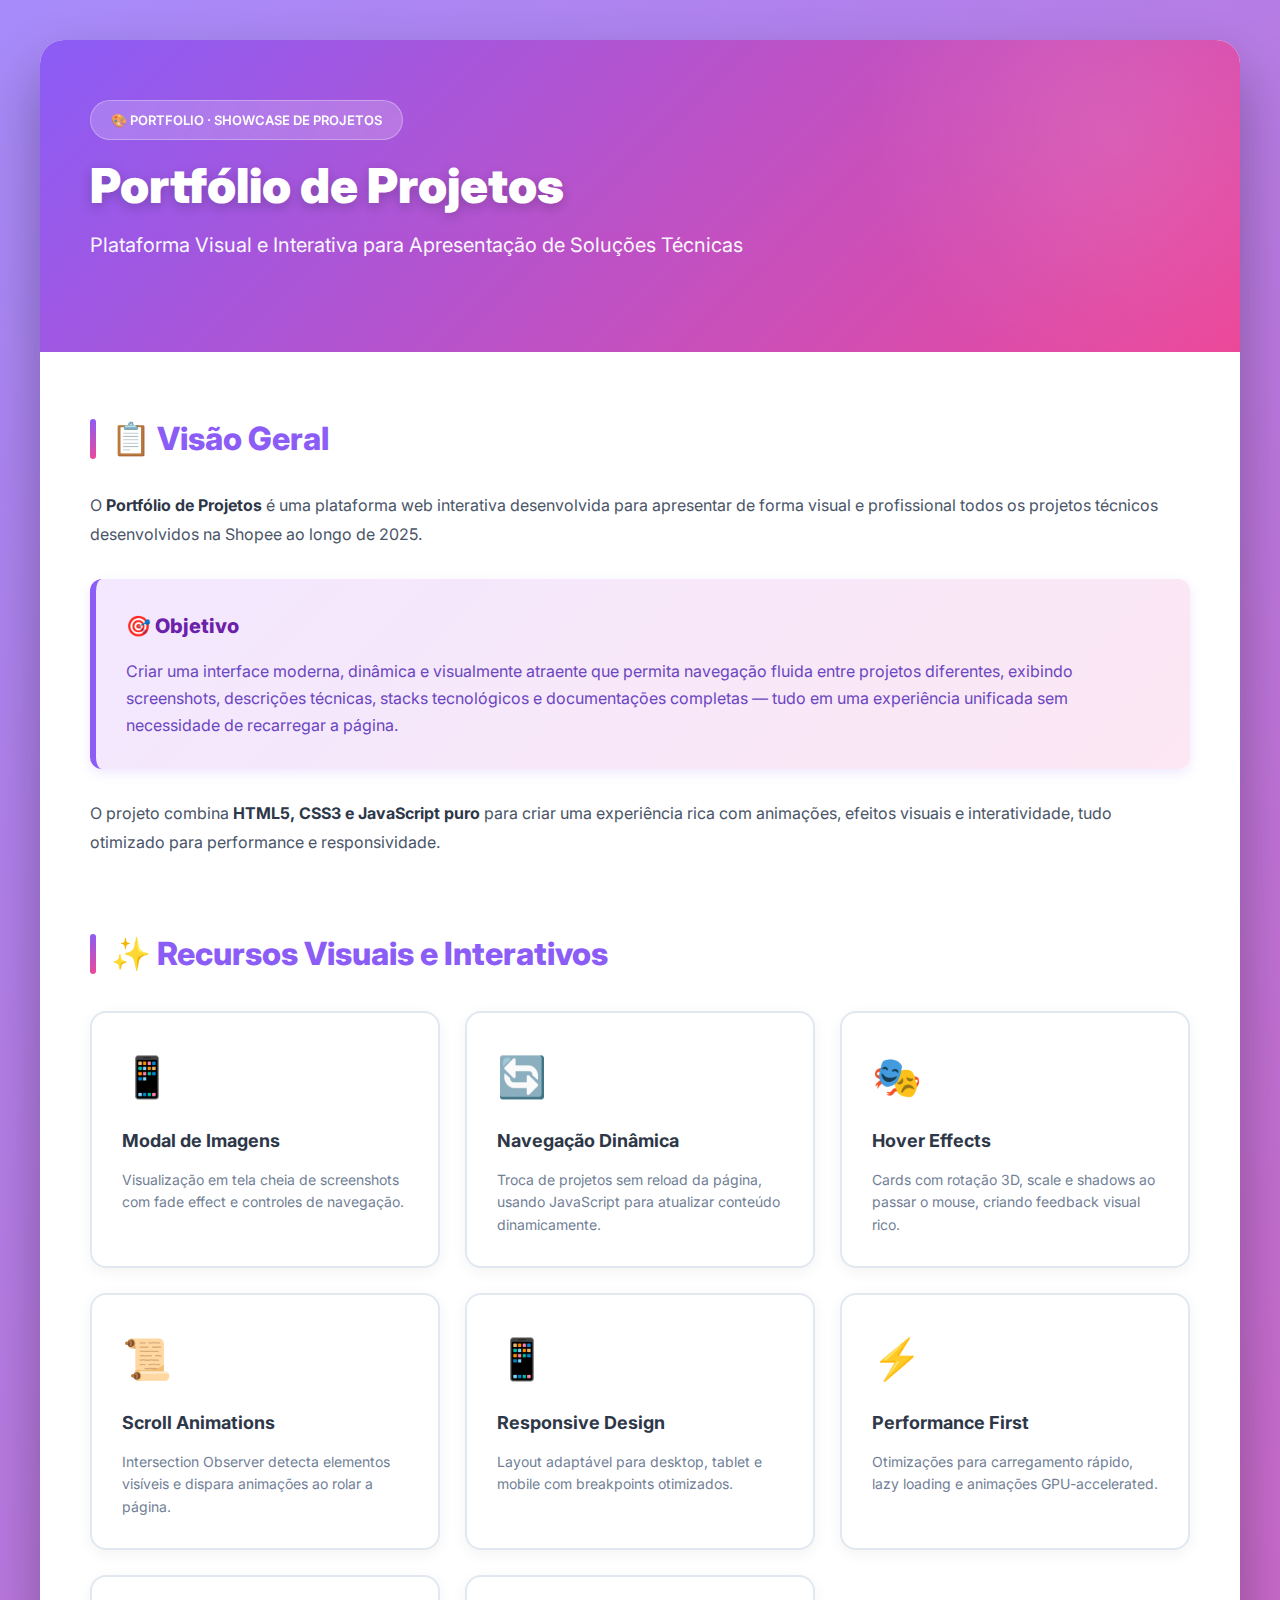
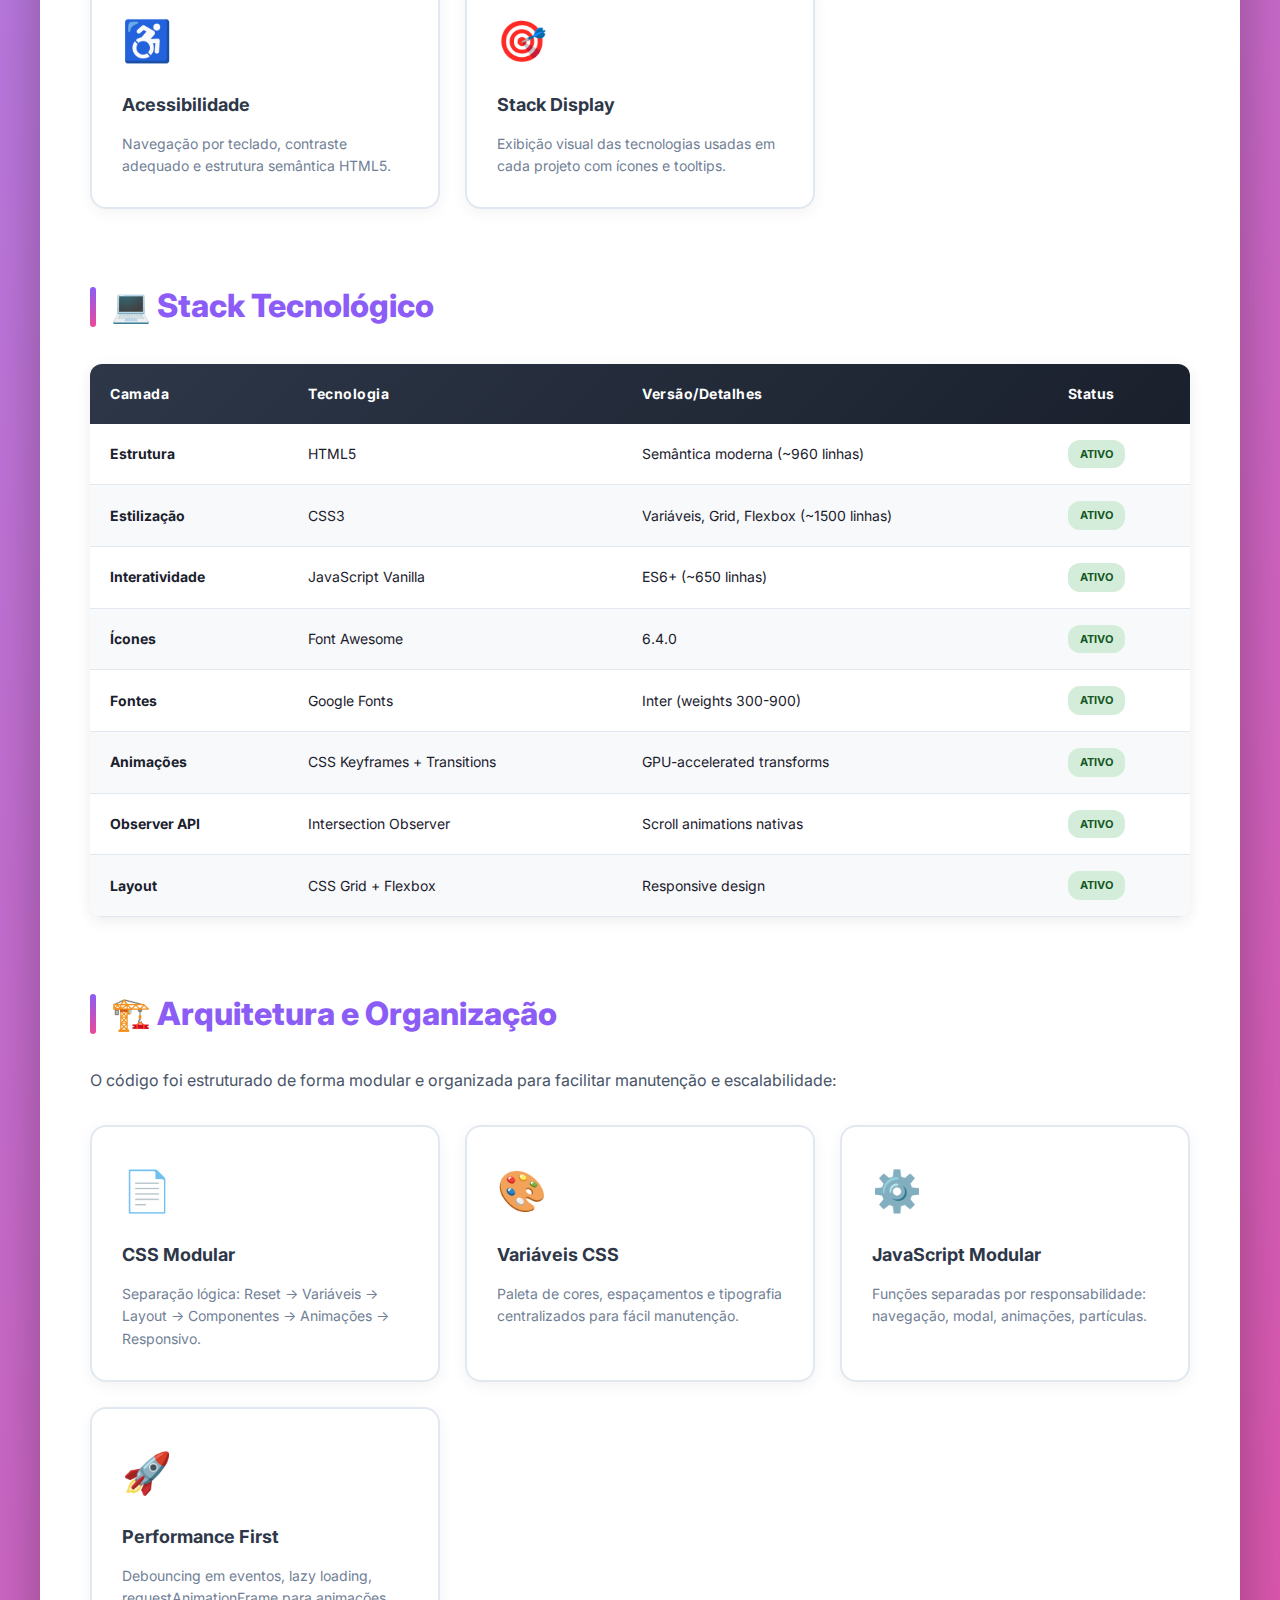
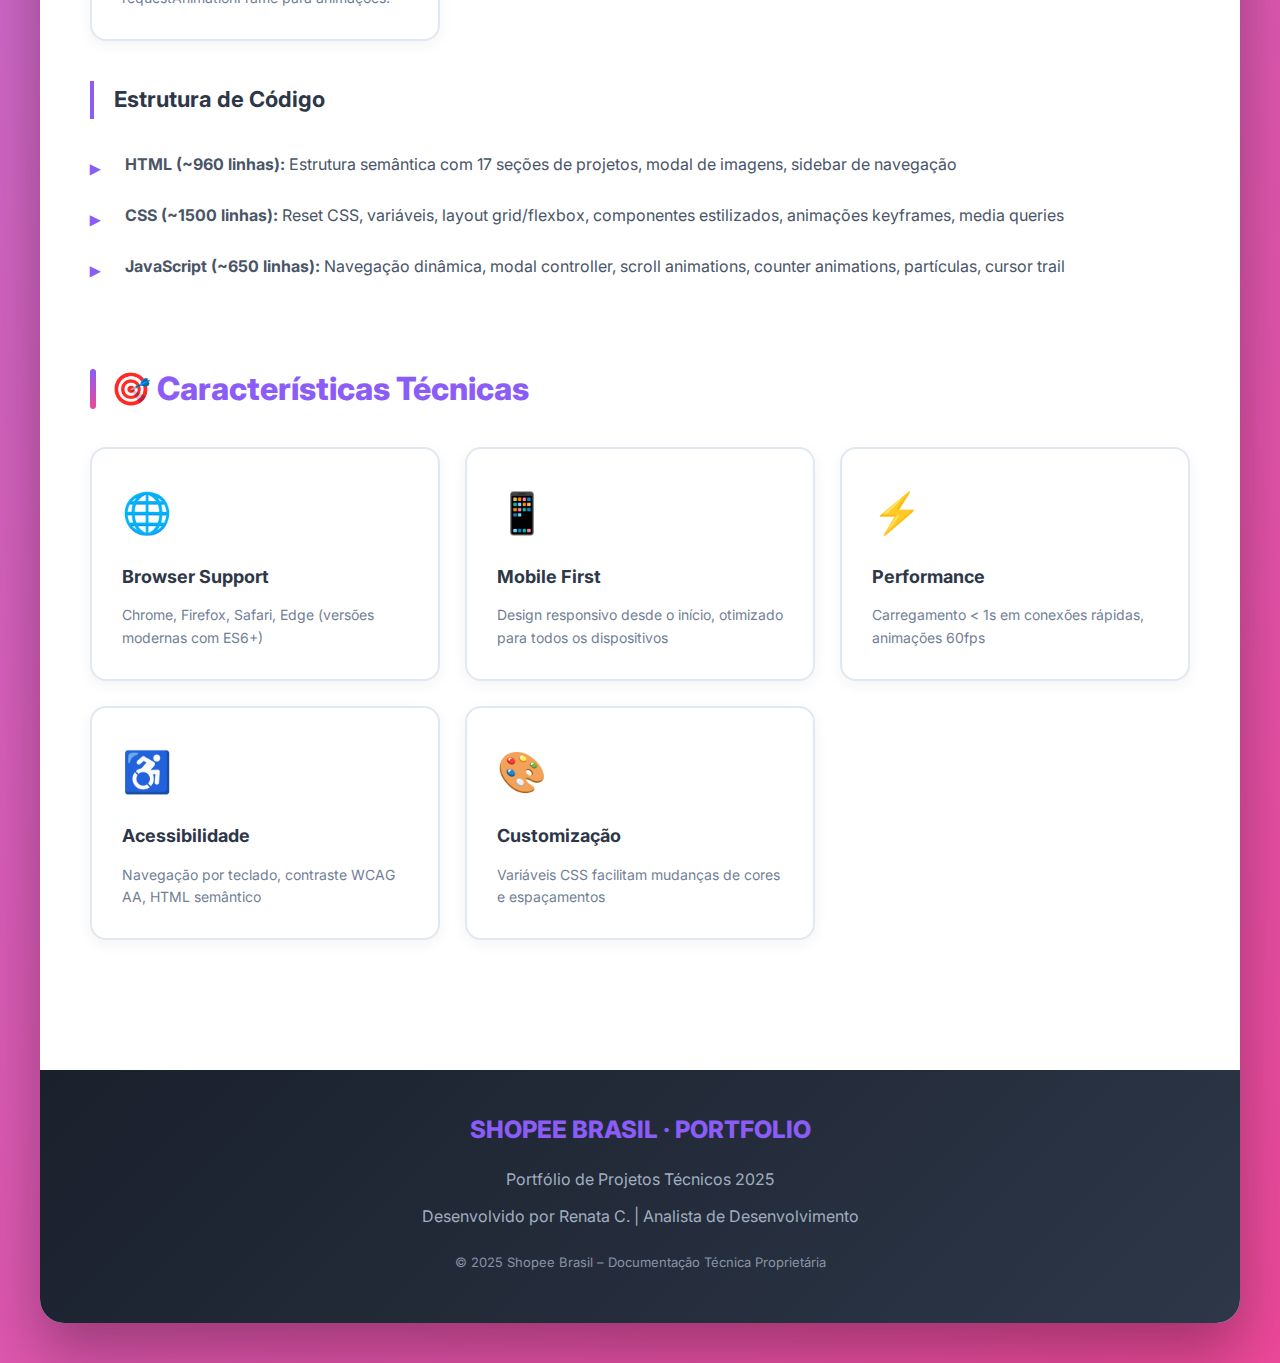
<file: docs/portifolio/index.html>
<!DOCTYPE html>
<html lang="pt-BR">
<head>
    <meta charset="UTF-8">
    <meta name="viewport" content="width=device-width, initial-scale=1.0">
    <title>Portfólio de Projetos | Documentação Técnica</title>
    <style>
        @import url('https://fonts.googleapis.com/css2?family=Inter:wght@300;400;500;600;700;800;900&display=swap');
        
        * {
            margin: 0;
            padding: 0;
            box-sizing: border-box;
        }
        
        body {
            font-family: 'Inter', -apple-system, BlinkMacSystemFont, sans-serif;
            line-height: 1.7;
            color: #1a202c;
            background: linear-gradient(135deg, #a78bfa 0%, #ec4899 100%);
            padding: 0;
        }
        
        .container {
            max-width: 1200px;
            margin: 40px auto;
            background: white;
            box-shadow: 0 30px 60px rgba(0,0,0,0.3);
            border-radius: 24px;
            overflow: hidden;
        }
        
        .header {
            background: linear-gradient(135deg, #8b5cf6 0%, #ec4899 100%);
            color: white;
            padding: 60px 50px;
            position: relative;
            overflow: hidden;
        }
        
        .header::before {
            content: '';
            position: absolute;
            top: -50%;
            right: -10%;
            width: 500px;
            height: 500px;
            background: radial-gradient(circle, rgba(255,255,255,0.1) 0%, transparent 70%);
            border-radius: 50%;
        }
        
        .header-content {
            position: relative;
            z-index: 2;
        }
        
        .badge {
            display: inline-block;
            background: rgba(255,255,255,0.2);
            padding: 8px 20px;
            border-radius: 20px;
            font-size: 13px;
            font-weight: 600;
            margin-bottom: 20px;
            backdrop-filter: blur(10px);
            border: 1px solid rgba(255,255,255,0.3);
        }
        
        .header h1 {
            font-size: 48px;
            font-weight: 900;
            margin-bottom: 15px;
            line-height: 1.1;
            text-shadow: 0 4px 12px rgba(0,0,0,0.2);
        }
        
        .header .subtitle {
            font-size: 20px;
            font-weight: 400;
            opacity: 0.95;
            margin-bottom: 30px;
        }
        
        .stats-row {
            display: flex;
            gap: 30px;
            margin-top: 30px;
            flex-wrap: wrap;
        }
        
        .stat-box {
            flex: 1;
            min-width: 200px;
            background: rgba(255,255,255,0.15);
            padding: 20px;
            border-radius: 12px;
            backdrop-filter: blur(10px);
            border: 1px solid rgba(255,255,255,0.2);
        }
        
        .stat-value {
            font-size: 32px;
            font-weight: 800;
            margin-bottom: 5px;
        }
        
        .stat-label {
            font-size: 13px;
            opacity: 0.9;
            font-weight: 500;
        }
        
        .content {
            padding: 60px 50px;
        }
        
        .section {
            margin-bottom: 70px;
        }
        
        .section-title {
            font-size: 32px;
            font-weight: 800;
            color: #8b5cf6;
            margin-bottom: 25px;
            display: flex;
            align-items: center;
            gap: 15px;
        }
        
        .section-title::before {
            content: '';
            width: 6px;
            height: 40px;
            background: linear-gradient(180deg, #8b5cf6, #ec4899);
            border-radius: 3px;
        }
        
        .subsection-title {
            font-size: 22px;
            font-weight: 700;
            color: #2d3748;
            margin-bottom: 20px;
            padding-left: 20px;
            border-left: 4px solid #8b5cf6;
        }
        
        .text-block {
            font-size: 16px;
            line-height: 1.8;
            color: #4a5568;
            margin-bottom: 25px;
        }
        
        .text-block strong {
            color: #2d3748;
            font-weight: 700;
        }
        
        .highlight-box {
            background: linear-gradient(135deg, #f3e8ff 0%, #fce7f3 100%);
            border-left: 6px solid #8b5cf6;
            padding: 30px;
            border-radius: 12px;
            margin: 30px 0;
            box-shadow: 0 4px 12px rgba(139, 92, 246, 0.15);
        }
        
        .highlight-box h4 {
            color: #6b21a8;
            font-size: 20px;
            font-weight: 800;
            margin-bottom: 15px;
        }
        
        .highlight-box p {
            color: #6b46c1;
            font-size: 16px;
            line-height: 1.7;
        }
        
        .custom-list {
            list-style: none;
            padding-left: 0;
            margin: 20px 0;
        }
        
        .custom-list li {
            padding: 12px 0 12px 35px;
            position: relative;
            font-size: 16px;
            color: #4a5568;
        }
        
        .custom-list li::before {
            content: '▸';
            position: absolute;
            left: 0;
            color: #8b5cf6;
            font-weight: 900;
            font-size: 20px;
        }
        
        .feature-grid {
            display: grid;
            grid-template-columns: repeat(auto-fit, minmax(280px, 1fr));
            gap: 25px;
            margin: 30px 0;
        }
        
        .feature-card {
            background: white;
            border: 2px solid #e2e8f0;
            border-radius: 16px;
            padding: 30px;
            transition: all 0.3s ease;
            box-shadow: 0 4px 15px rgba(0,0,0,0.05);
        }
        
        .feature-card:hover {
            transform: translateY(-5px);
            box-shadow: 0 15px 35px rgba(0,0,0,0.1);
            border-color: #8b5cf6;
        }
        
        .feature-icon {
            font-size: 40px;
            margin-bottom: 15px;
        }
        
        .feature-title {
            font-size: 18px;
            font-weight: 700;
            color: #2d3748;
            margin-bottom: 12px;
        }
        
        .feature-description {
            font-size: 14px;
            color: #718096;
            line-height: 1.6;
        }
        
        .tech-table {
            width: 100%;
            border-collapse: separate;
            border-spacing: 0;
            margin: 30px 0;
            border-radius: 12px;
            overflow: hidden;
            box-shadow: 0 4px 15px rgba(0,0,0,0.08);
        }
        
        .tech-table thead {
            background: linear-gradient(135deg, #2d3748 0%, #1a202c 100%);
            color: white;
        }
        
        .tech-table th {
            padding: 18px 20px;
            text-align: left;
            font-weight: 700;
            font-size: 14px;
            letter-spacing: 0.5px;
        }
        
        .tech-table td {
            padding: 16px 20px;
            border-bottom: 1px solid #e2e8f0;
            font-size: 14px;
        }
        
        .tech-table tbody tr {
            background: white;
            transition: all 0.2s ease;
        }
        
        .tech-table tbody tr:hover {
            background: #f7fafc;
        }
        
        .tech-table tbody tr:nth-child(even) {
            background: #f8f9fa;
        }
        
        .status-badge {
            display: inline-block;
            padding: 5px 12px;
            border-radius: 12px;
            font-size: 11px;
            font-weight: 700;
            text-transform: uppercase;
        }
        
        .status-active {
            background: #d4edda;
            color: #155724;
        }
        
        .footer {
            background: linear-gradient(135deg, #1a202c 0%, #2d3748 100%);
            color: #a0aec0;
            padding: 40px 50px;
            text-align: center;
        }
        
        .footer-title {
            color: #8b5cf6;
            font-size: 24px;
            font-weight: 800;
            margin-bottom: 15px;
        }
        
        .footer p {
            line-height: 1.7;
            margin: 10px 0;
        }
        
        @media (max-width: 768px) {
            .container {
                margin: 20px;
                border-radius: 16px;
            }
            
            .header, .content {
                padding: 40px 30px;
            }
            
            .header h1 {
                font-size: 36px;
            }
            
            .stats-row {
                flex-direction: column;
                gap: 15px;
            }
        }
    </style>
</head>
<body>
    <div class="container">
        <div class="header">
            <div class="header-content">
                <div class="badge">🎨 PORTFOLIO · SHOWCASE DE PROJETOS</div>
                <h1>Portfólio de Projetos</h1>
                <p class="subtitle">Plataforma Visual e Interativa para Apresentação de Soluções Técnicas</p>
                
                
            </div>
        </div>
        
        <div class="content">
            <section class="section">
                <h2 class="section-title">📋 Visão Geral</h2>
                
                <div class="text-block">
                    O <strong>Portfólio de Projetos</strong> é uma plataforma web interativa desenvolvida para apresentar de forma visual e profissional todos os projetos técnicos desenvolvidos na Shopee ao longo de 2025.
                </div>
                
                <div class="highlight-box">
                    <h4>🎯 Objetivo</h4>
                    <p>
                        Criar uma interface moderna, dinâmica e visualmente atraente que permita navegação fluida entre  projetos diferentes, exibindo screenshots, descrições técnicas, stacks tecnológicos e documentações completas — tudo em uma experiência unificada sem necessidade de recarregar a página.
                    </p>
                </div>
                
                <div class="text-block">
                    O projeto combina <strong>HTML5, CSS3 e JavaScript puro</strong> para criar uma experiência rica com animações, efeitos visuais e interatividade, tudo otimizado para performance e responsividade.
                </div>
            </section>
            
            <section class="section">
                <h2 class="section-title">✨ Recursos Visuais e Interativos</h2>
                
                <div class="feature-grid">
                   
                    <div class="feature-card">
                        <div class="feature-icon">📱</div>
                        <div class="feature-title">Modal de Imagens</div>
                        <div class="feature-description">
                            Visualização em tela cheia de screenshots com fade effect e controles de navegação.
                        </div>
                    </div>
                    
                    <div class="feature-card">
                        <div class="feature-icon">🔄</div>
                        <div class="feature-title">Navegação Dinâmica</div>
                        <div class="feature-description">
                            Troca de projetos sem reload da página, usando JavaScript para atualizar conteúdo dinamicamente.
                        </div>
                    </div>
                    
                   
                    
                    <div class="feature-card">
                        <div class="feature-icon">🎭</div>
                        <div class="feature-title">Hover Effects</div>
                        <div class="feature-description">
                            Cards com rotação 3D, scale e shadows ao passar o mouse, criando feedback visual rico.
                        </div>
                    </div>
                    
                    <div class="feature-card">
                        <div class="feature-icon">📜</div>
                        <div class="feature-title">Scroll Animations</div>
                        <div class="feature-description">
                            Intersection Observer detecta elementos visíveis e dispara animações ao rolar a página.
                        </div>
                    </div>
                    
                    <div class="feature-card">
                        <div class="feature-icon">📱</div>
                        <div class="feature-title">Responsive Design</div>
                        <div class="feature-description">
                            Layout adaptável para desktop, tablet e mobile com breakpoints otimizados.
                        </div>
                    </div>
                    
                    <div class="feature-card">
                        <div class="feature-icon">⚡</div>
                        <div class="feature-title">Performance First</div>
                        <div class="feature-description">
                            Otimizações para carregamento rápido, lazy loading e animações GPU-accelerated.
                        </div>
                    </div>
                    
                    <div class="feature-card">
                        <div class="feature-icon">♿</div>
                        <div class="feature-title">Acessibilidade</div>
                        <div class="feature-description">
                            Navegação por teclado, contraste adequado e estrutura semântica HTML5.
                        </div>
                    </div>
                    
                    <div class="feature-card">
                        <div class="feature-icon">🎯</div>
                        <div class="feature-title">Stack Display</div>
                        <div class="feature-description">
                            Exibição visual das tecnologias usadas em cada projeto com ícones e tooltips.
                        </div>
                    </div>
                </div>
            </section>
            
            <section class="section">
                <h2 class="section-title">💻 Stack Tecnológico</h2>
                
                <table class="tech-table">
                    <thead>
                        <tr>
                            <th>Camada</th>
                            <th>Tecnologia</th>
                            <th>Versão/Detalhes</th>
                            <th>Status</th>
                        </tr>
                    </thead>
                    <tbody>
                        <tr>
                            <td><strong>Estrutura</strong></td>
                            <td>HTML5</td>
                            <td>Semântica moderna (~960 linhas)</td>
                            <td><span class="status-badge status-active">Ativo</span></td>
                        </tr>
                        <tr>
                            <td><strong>Estilização</strong></td>
                            <td>CSS3</td>
                            <td>Variáveis, Grid, Flexbox (~1500 linhas)</td>
                            <td><span class="status-badge status-active">Ativo</span></td>
                        </tr>
                        <tr>
                            <td><strong>Interatividade</strong></td>
                            <td>JavaScript Vanilla</td>
                            <td>ES6+ (~650 linhas)</td>
                            <td><span class="status-badge status-active">Ativo</span></td>
                        </tr>
                        <tr>
                            <td><strong>Ícones</strong></td>
                            <td>Font Awesome</td>
                            <td>6.4.0</td>
                            <td><span class="status-badge status-active">Ativo</span></td>
                        </tr>
                        <tr>
                            <td><strong>Fontes</strong></td>
                            <td>Google Fonts</td>
                            <td>Inter (weights 300-900)</td>
                            <td><span class="status-badge status-active">Ativo</span></td>
                        </tr>
                        <tr>
                            <td><strong>Animações</strong></td>
                            <td>CSS Keyframes + Transitions</td>
                            <td>GPU-accelerated transforms</td>
                            <td><span class="status-badge status-active">Ativo</span></td>
                        </tr>
                        <tr>
                            <td><strong>Observer API</strong></td>
                            <td>Intersection Observer</td>
                            <td>Scroll animations nativas</td>
                            <td><span class="status-badge status-active">Ativo</span></td>
                        </tr>
                        <tr>
                            <td><strong>Layout</strong></td>
                            <td>CSS Grid + Flexbox</td>
                            <td>Responsive design</td>
                            <td><span class="status-badge status-active">Ativo</span></td>
                        </tr>
                    </tbody>
                </table>
            </section>
            
            <section class="section">
                <h2 class="section-title">🏗️ Arquitetura e Organização</h2>
                
                <div class="text-block">
                    O código foi estruturado de forma modular e organizada para facilitar manutenção e escalabilidade:
                </div>
                
                <div class="feature-grid">
                    <div class="feature-card">
                        <div class="feature-icon">📄</div>
                        <div class="feature-title">CSS Modular</div>
                        <div class="feature-description">
                            Separação lógica: Reset → Variáveis → Layout → Componentes → Animações → Responsivo.
                        </div>
                    </div>
                    
                    <div class="feature-card">
                        <div class="feature-icon">🎨</div>
                        <div class="feature-title">Variáveis CSS</div>
                        <div class="feature-description">
                            Paleta de cores, espaçamentos e tipografia centralizados para fácil manutenção.
                        </div>
                    </div>
                    
                    <div class="feature-card">
                        <div class="feature-icon">⚙️</div>
                        <div class="feature-title">JavaScript Modular</div>
                        <div class="feature-description">
                            Funções separadas por responsabilidade: navegação, modal, animações, partículas.
                        </div>
                    </div>
                    
                    <div class="feature-card">
                        <div class="feature-icon">🚀</div>
                        <div class="feature-title">Performance First</div>
                        <div class="feature-description">
                            Debouncing em eventos, lazy loading, requestAnimationFrame para animações.
                        </div>
                    </div>
                </div>
                
                <div class="subsection" style="margin-top: 40px;">
                    <h3 class="subsection-title">Estrutura de Código</h3>
                    <ul class="custom-list">
                        <li><strong>HTML (~960 linhas):</strong> Estrutura semântica com 17 seções de projetos, modal de imagens, sidebar de navegação</li>
                        <li><strong>CSS (~1500 linhas):</strong> Reset CSS, variáveis, layout grid/flexbox, componentes estilizados, animações keyframes, media queries</li>
                        <li><strong>JavaScript (~650 linhas):</strong> Navegação dinâmica, modal controller, scroll animations, counter animations, partículas, cursor trail</li>
                    </ul>
                </div>
            </section>
            
           
            
            <section class="section">
                <h2 class="section-title">🎯 Características Técnicas</h2>
                
                <div class="feature-grid">
                    
                    
                    <div class="feature-card">
                        <div class="feature-icon">🌐</div>
                        <div class="feature-title">Browser Support</div>
                        <div class="feature-description">
                            Chrome, Firefox, Safari, Edge (versões modernas com ES6+)
                        </div>
                    </div>
                    
                    <div class="feature-card">
                        <div class="feature-icon">📱</div>
                        <div class="feature-title">Mobile First</div>
                        <div class="feature-description">
                            Design responsivo desde o início, otimizado para todos os dispositivos
                        </div>
                    </div>
                    
                    <div class="feature-card">
                        <div class="feature-icon">⚡</div>
                        <div class="feature-title">Performance</div>
                        <div class="feature-description">
                            Carregamento < 1s em conexões rápidas, animações 60fps
                        </div>
                    </div>
                    
                    <div class="feature-card">
                        <div class="feature-icon">♿</div>
                        <div class="feature-title">Acessibilidade</div>
                        <div class="feature-description">
                            Navegação por teclado, contraste WCAG AA, HTML semântico
                        </div>
                    </div>
                    
                    <div class="feature-card">
                        <div class="feature-icon">🎨</div>
                        <div class="feature-title">Customização</div>
                        <div class="feature-description">
                            Variáveis CSS facilitam mudanças de cores e espaçamentos
                        </div>
                    </div>
                </div>
            </section>
            
           
        </div>
        
        <div class="footer">
            <div class="footer-title">SHOPEE BRASIL · PORTFOLIO</div>
            <p>Portfólio de Projetos Técnicos 2025</p>
            <p>Desenvolvido por Renata C. | Analista de Desenvolvimento</p>
            <p style="margin-top: 20px; font-size: 13px; opacity: 0.8;">
                © 2025 Shopee Brasil – Documentação Técnica Proprietária
            </p>
        </div>
    </div>
</body>
</html>
</file>
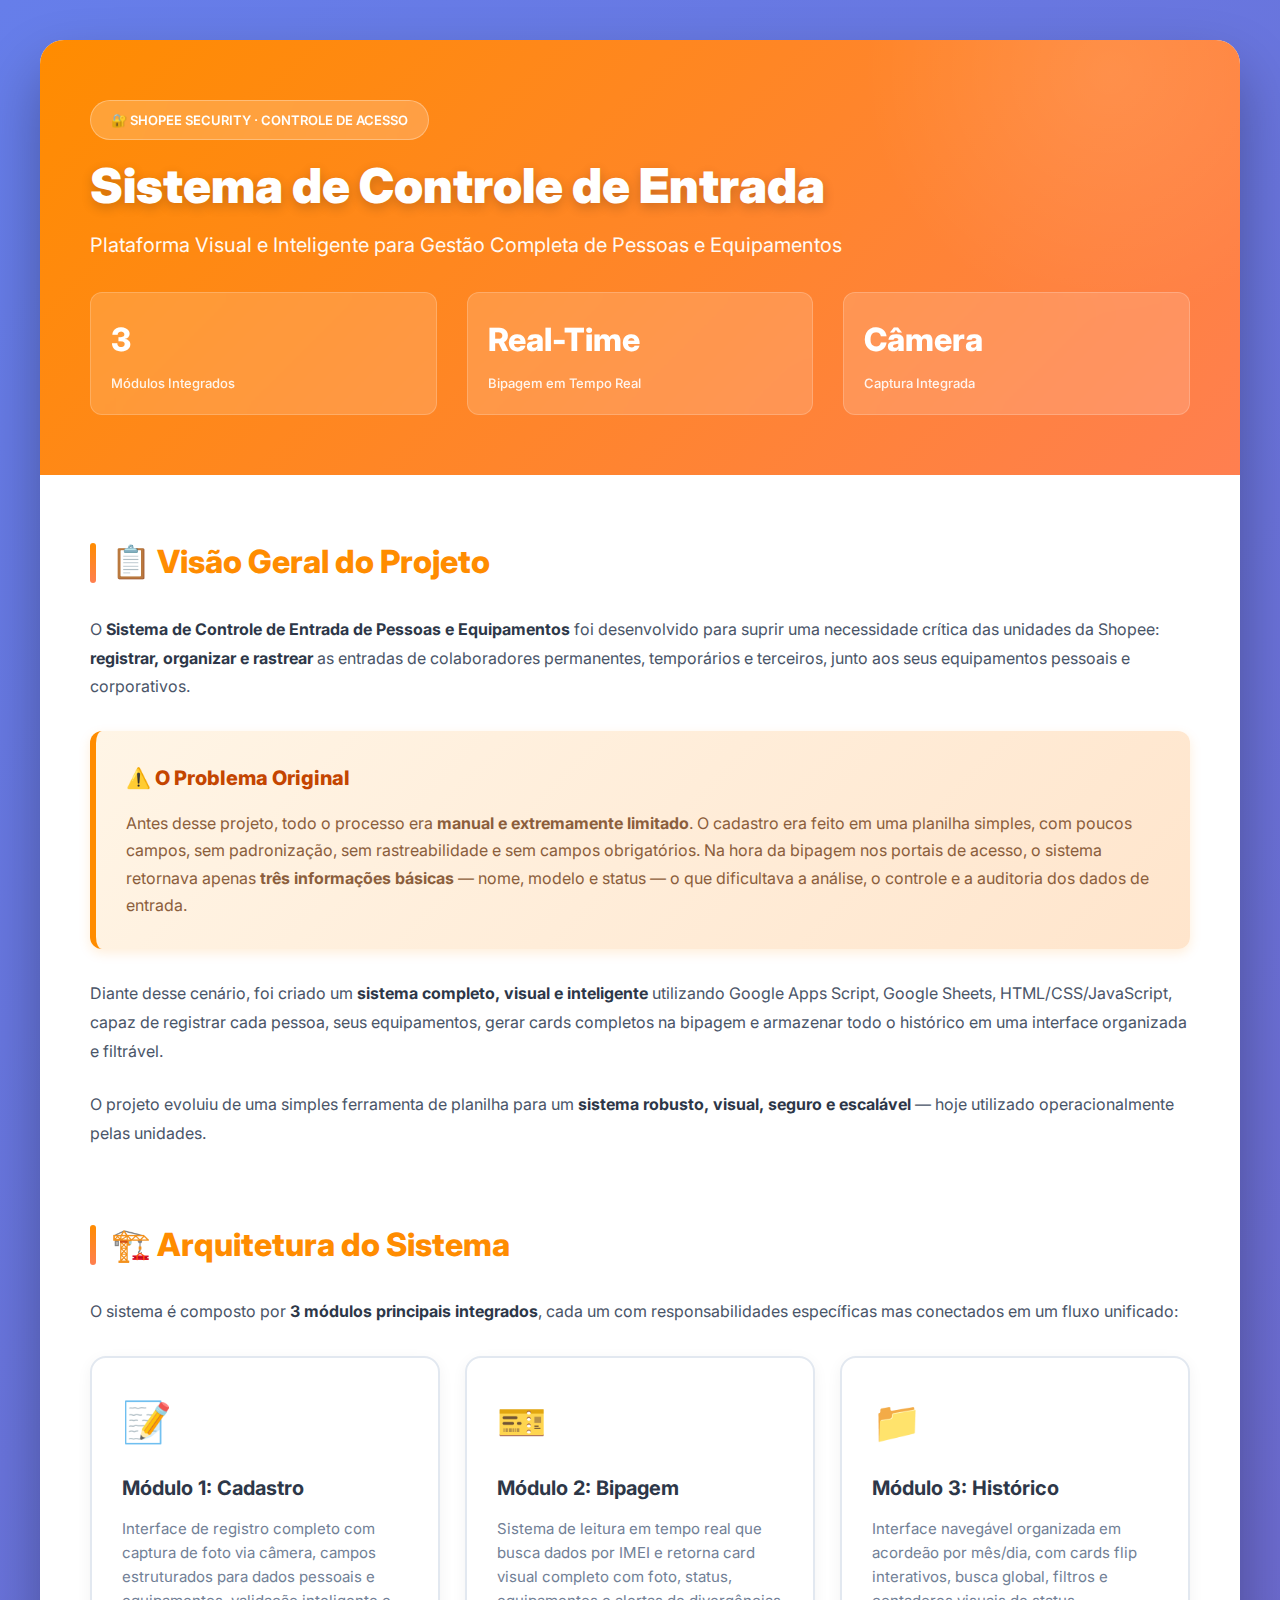
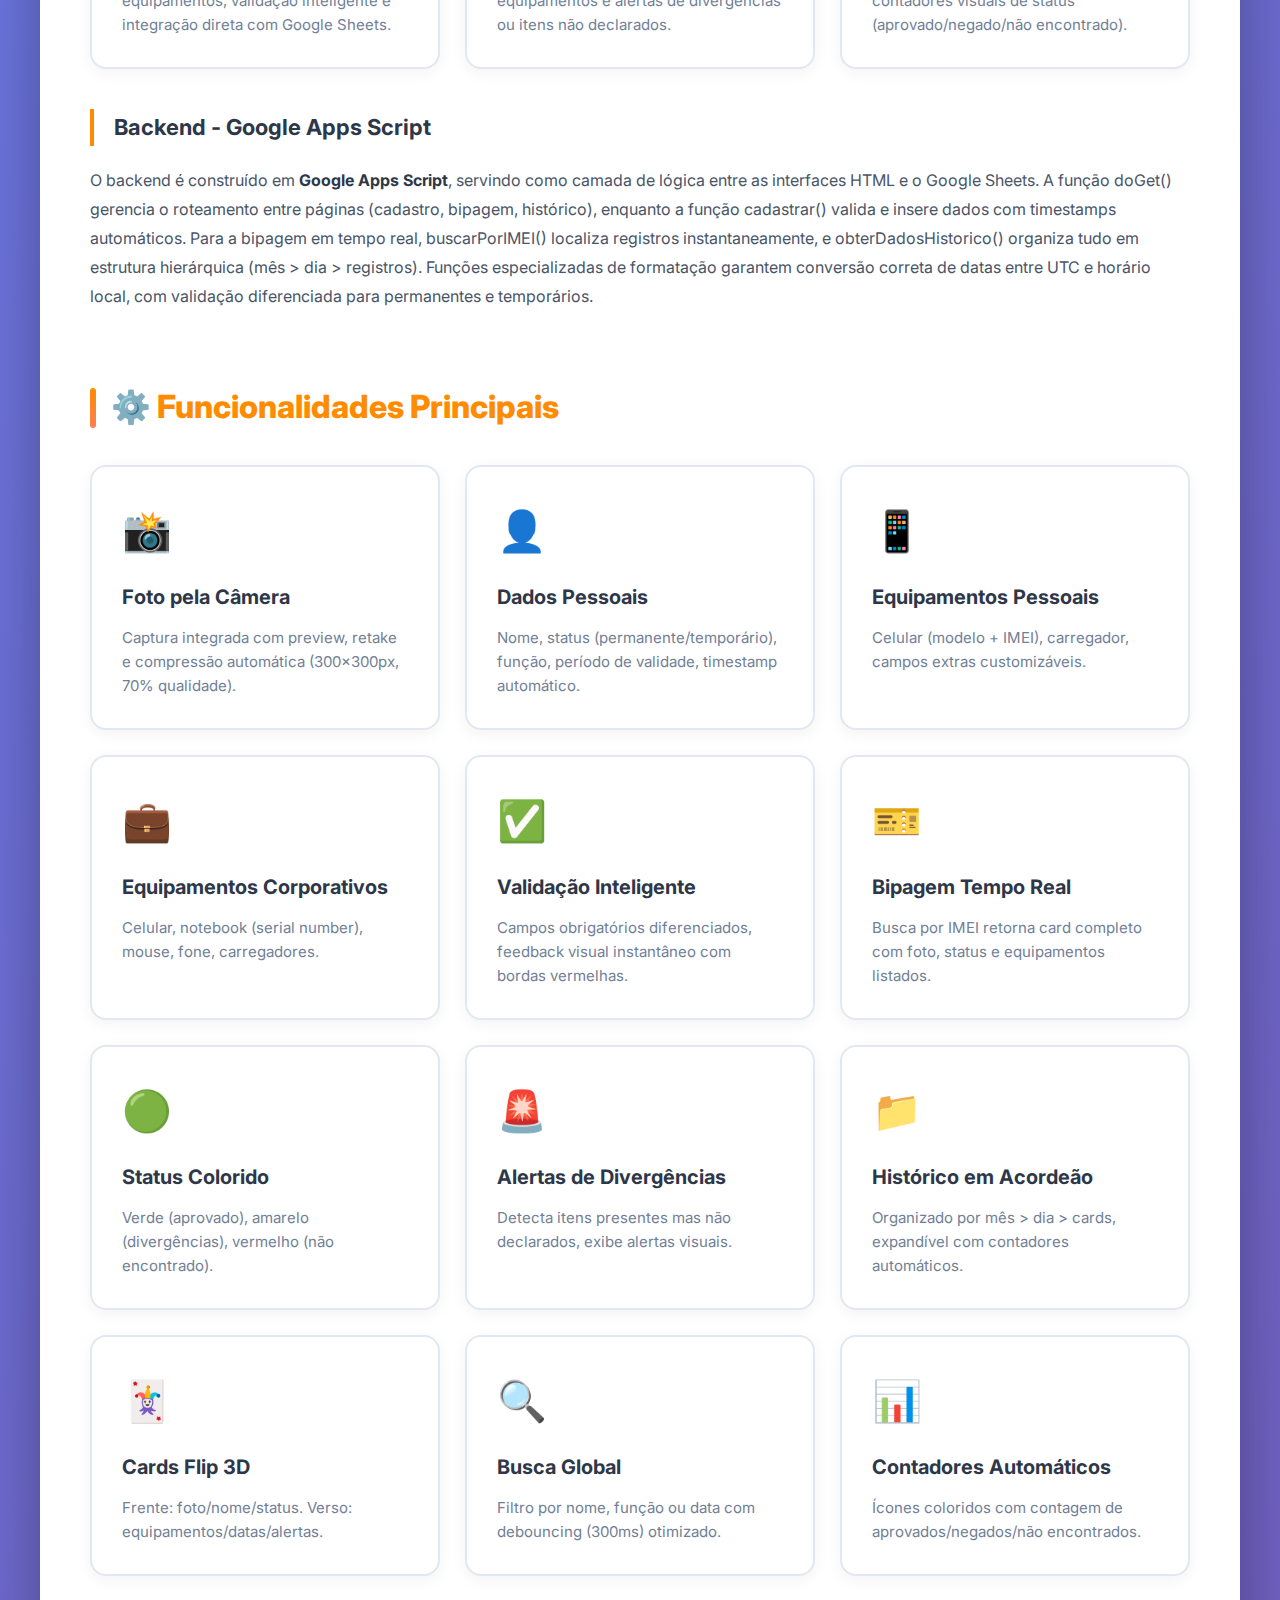
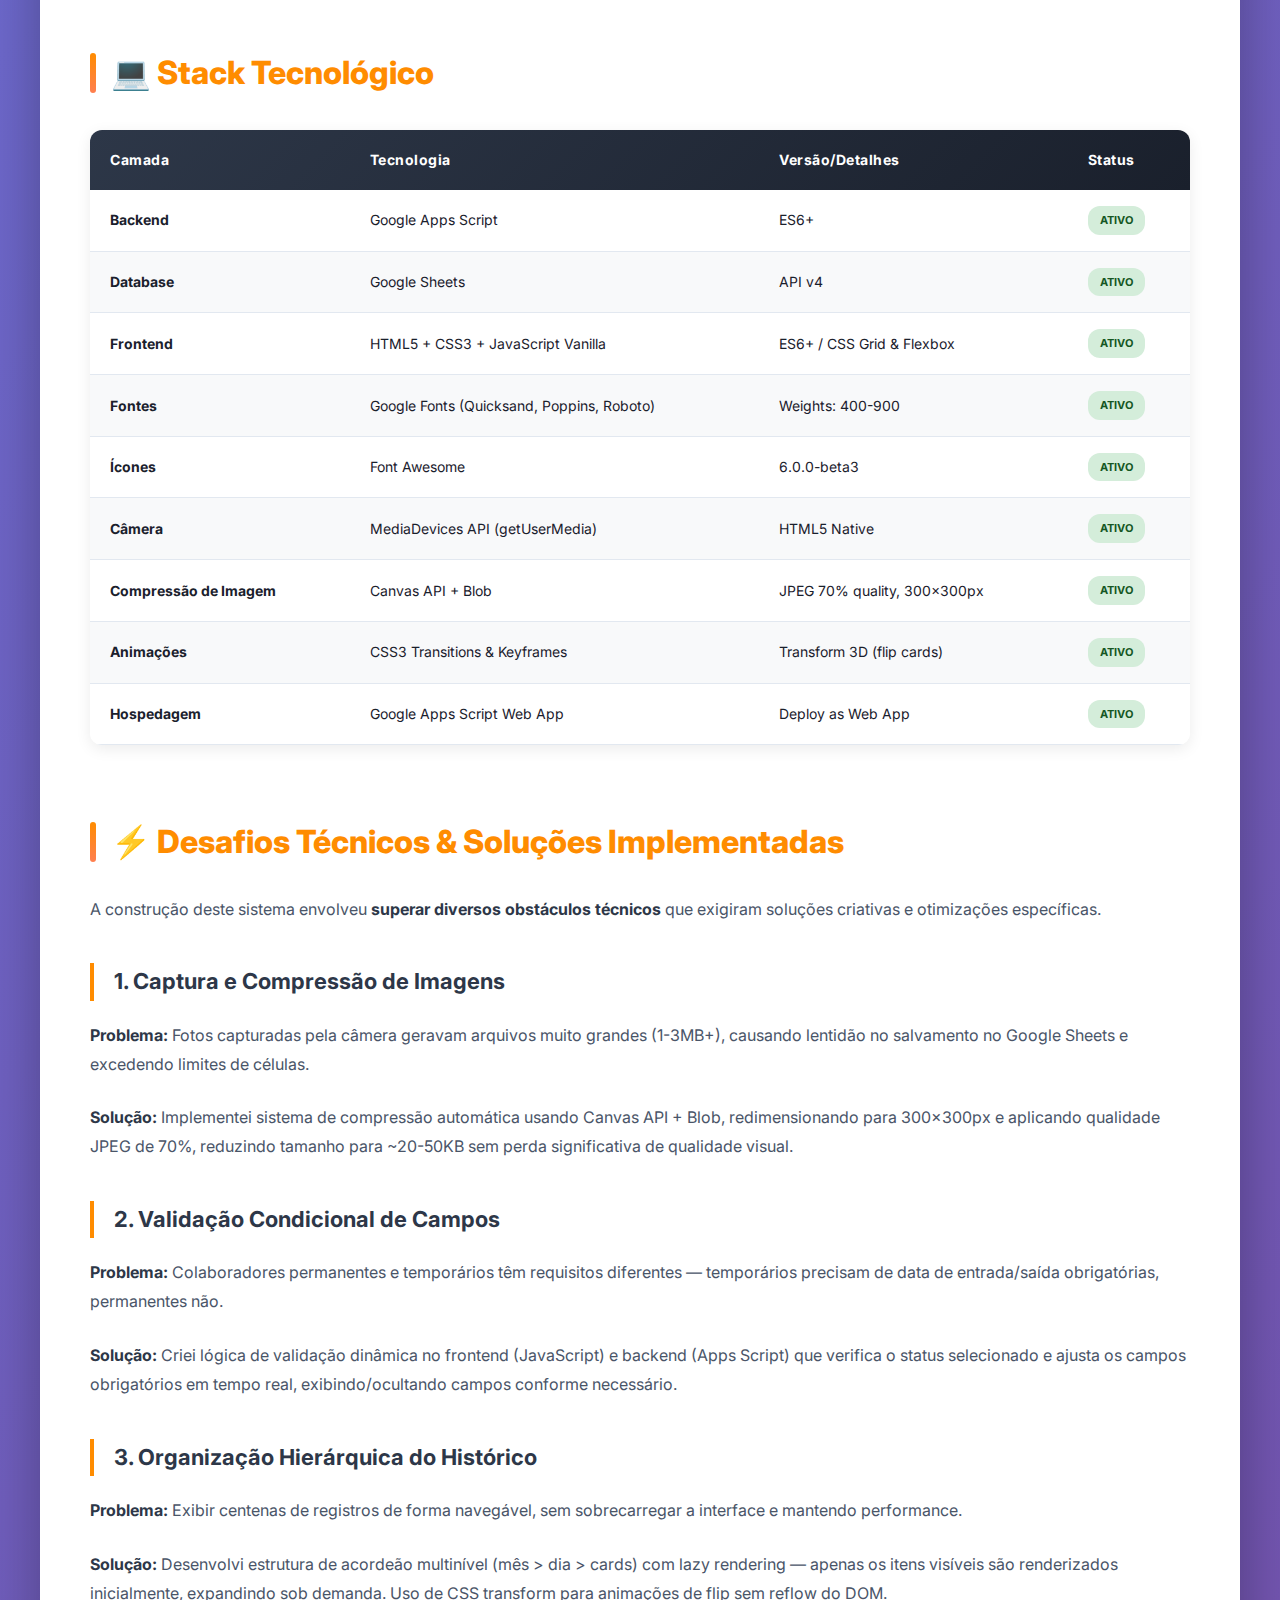
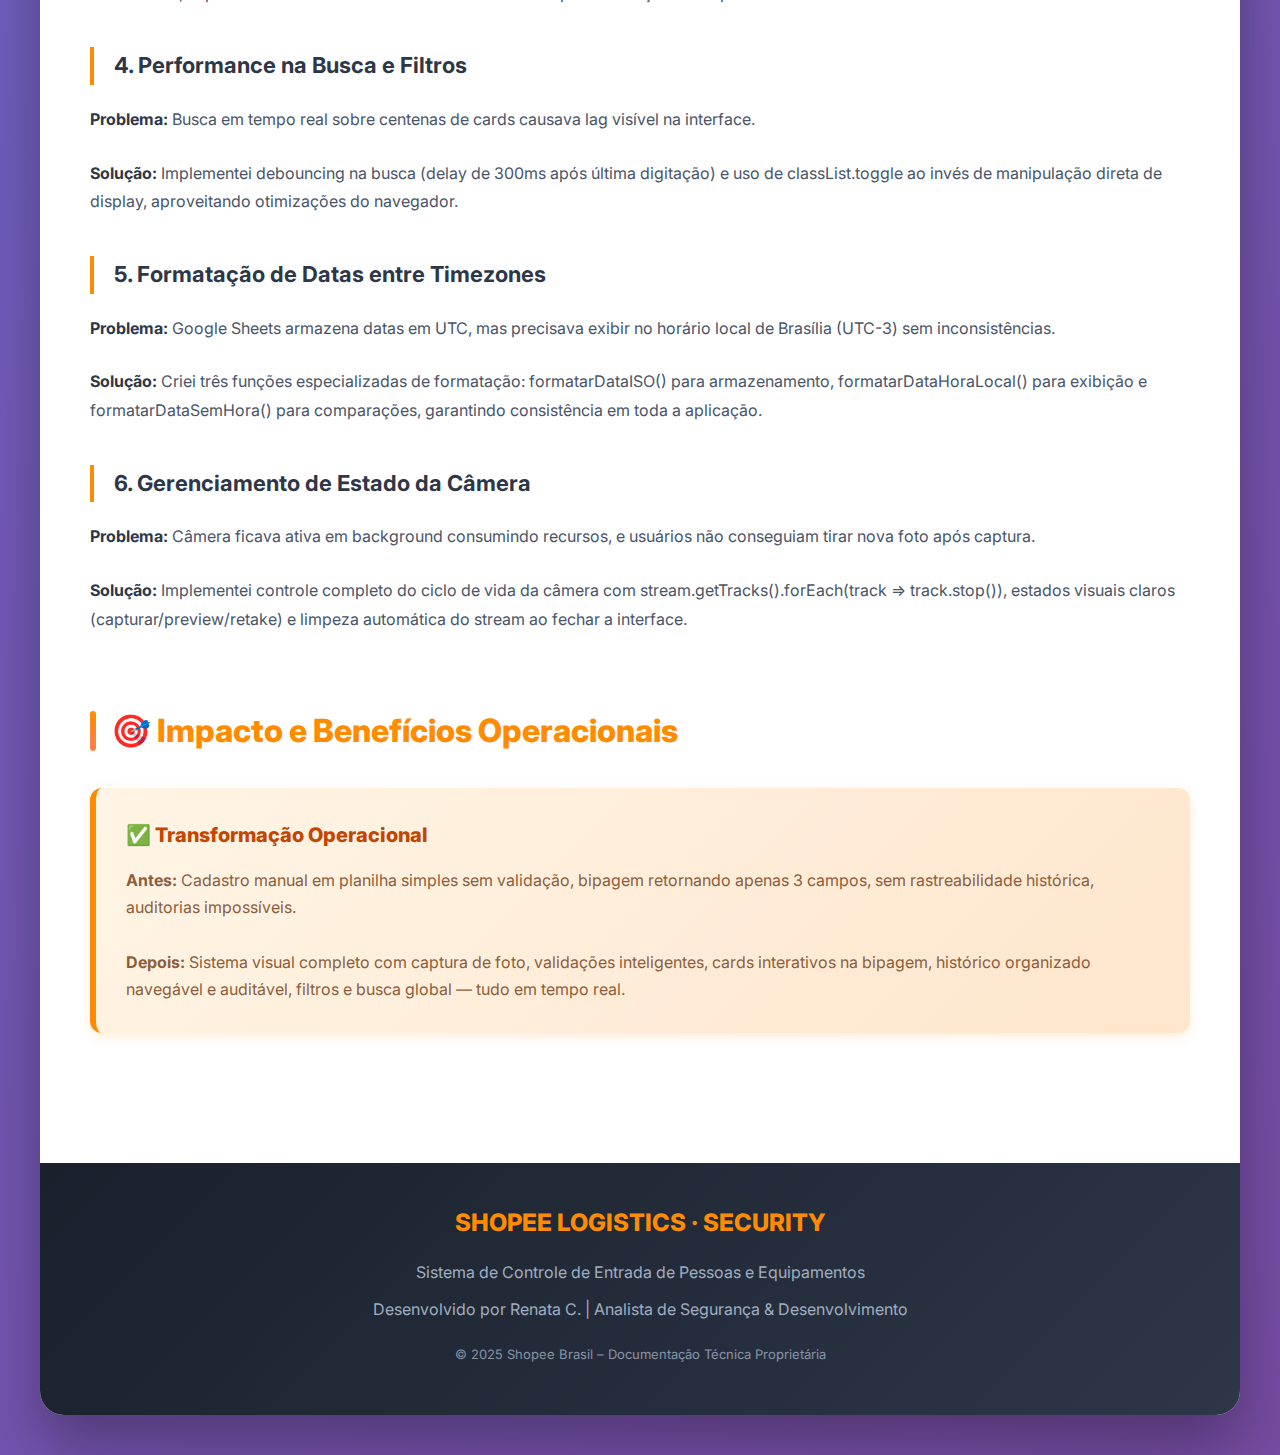
<file: docs/sp2/index.html>
<!DOCTYPE html>
<html lang="pt-BR">
<head>
    <meta charset="UTF-8">
    <meta name="viewport" content="width=device-width, initial-scale=1.0">
    <title>Sistema de Controle de Entrada | Documentação Técnica</title>
    <style>
        @import url('https://fonts.googleapis.com/css2?family=Inter:wght@300;400;500;600;700;800;900&display=swap');
        
        * {
            margin: 0;
            padding: 0;
            box-sizing: border-box;
        }
        
        body {
            font-family: 'Inter', -apple-system, BlinkMacSystemFont, sans-serif;
            line-height: 1.7;
            color: #1a202c;
            background: linear-gradient(135deg, #667eea 0%, #764ba2 100%);
            padding: 0;
        }
        
        .container {
            max-width: 1200px;
            margin: 40px auto;
            background: white;
            box-shadow: 0 30px 60px rgba(0,0,0,0.3);
            border-radius: 24px;
            overflow: hidden;
        }
        
        .header {
            background: linear-gradient(135deg, #FF8C00 0%, #FF7F50 100%);
            color: white;
            padding: 60px 50px;
            position: relative;
            overflow: hidden;
        }
        
        .header::before {
            content: '';
            position: absolute;
            top: -50%;
            right: -10%;
            width: 500px;
            height: 500px;
            background: radial-gradient(circle, rgba(255,255,255,0.1) 0%, transparent 70%);
            border-radius: 50%;
        }
        
        .header-content {
            position: relative;
            z-index: 2;
        }
        
        .badge {
            display: inline-block;
            background: rgba(255,255,255,0.2);
            padding: 8px 20px;
            border-radius: 20px;
            font-size: 13px;
            font-weight: 600;
            margin-bottom: 20px;
            backdrop-filter: blur(10px);
            border: 1px solid rgba(255,255,255,0.3);
        }
        
        .header h1 {
            font-size: 48px;
            font-weight: 900;
            margin-bottom: 15px;
            line-height: 1.1;
            text-shadow: 0 4px 12px rgba(0,0,0,0.2);
        }
        
        .header .subtitle {
            font-size: 20px;
            font-weight: 400;
            opacity: 0.95;
            margin-bottom: 30px;
        }
        
        .stats-row {
            display: flex;
            gap: 30px;
            margin-top: 30px;
            flex-wrap: wrap;
        }
        
        .stat-box {
            flex: 1;
            min-width: 200px;
            background: rgba(255,255,255,0.15);
            padding: 20px;
            border-radius: 12px;
            backdrop-filter: blur(10px);
            border: 1px solid rgba(255,255,255,0.2);
        }
        
        .stat-value {
            font-size: 32px;
            font-weight: 800;
            margin-bottom: 5px;
        }
        
        .stat-label {
            font-size: 13px;
            opacity: 0.9;
            font-weight: 500;
        }
        
        .content {
            padding: 60px 50px;
        }
        
        .section {
            margin-bottom: 70px;
        }
        
        .section-title {
            font-size: 32px;
            font-weight: 800;
            color: #FF8C00;
            margin-bottom: 25px;
            display: flex;
            align-items: center;
            gap: 15px;
        }
        
        .section-title::before {
            content: '';
            width: 6px;
            height: 40px;
            background: linear-gradient(180deg, #FF8C00, #FF7F50);
            border-radius: 3px;
        }
        
        .subsection {
            margin: 40px 0;
        }
        
        .subsection-title {
            font-size: 22px;
            font-weight: 700;
            color: #2d3748;
            margin-bottom: 20px;
            padding-left: 20px;
            border-left: 4px solid #FF8C00;
        }
        
        .text-block {
            font-size: 16px;
            line-height: 1.8;
            color: #4a5568;
            margin-bottom: 25px;
        }
        
        .text-block strong {
            color: #2d3748;
            font-weight: 700;
        }
        
        .highlight-box {
            background: linear-gradient(135deg, #FFF5E6 0%, #FFE5CC 100%);
            border-left: 6px solid #FF8C00;
            padding: 30px;
            border-radius: 12px;
            margin: 30px 0;
            box-shadow: 0 4px 12px rgba(255, 140, 0, 0.15);
        }
        
        .highlight-box h4 {
            color: #C44500;
            font-size: 20px;
            font-weight: 800;
            margin-bottom: 15px;
        }
        
        .highlight-box p {
            color: #8B5E3C;
            font-size: 16px;
            line-height: 1.7;
        }
        
        .custom-list {
            list-style: none;
            padding-left: 0;
            margin: 20px 0;
        }
        
        .custom-list li {
            padding: 12px 0 12px 35px;
            position: relative;
            font-size: 16px;
            color: #4a5568;
        }
        
        .custom-list li::before {
            content: '▸';
            position: absolute;
            left: 0;
            color: #FF8C00;
            font-weight: 900;
            font-size: 20px;
        }
        
        .feature-grid {
            display: grid;
            grid-template-columns: repeat(auto-fit, minmax(280px, 1fr));
            gap: 25px;
            margin: 30px 0;
        }
        
        .feature-card {
            background: white;
            border: 2px solid #e2e8f0;
            border-radius: 16px;
            padding: 30px;
            transition: all 0.3s ease;
            box-shadow: 0 4px 15px rgba(0,0,0,0.05);
        }
        
        .feature-card:hover {
            transform: translateY(-5px);
            box-shadow: 0 15px 35px rgba(0,0,0,0.1);
            border-color: #FF8C00;
        }
        
        .feature-icon {
            font-size: 40px;
            margin-bottom: 15px;
        }
        
        .feature-title {
            font-size: 20px;
            font-weight: 700;
            color: #2d3748;
            margin-bottom: 12px;
        }
        
        .feature-description {
            font-size: 15px;
            color: #718096;
            line-height: 1.6;
        }
        
        .tech-table {
            width: 100%;
            border-collapse: separate;
            border-spacing: 0;
            margin: 30px 0;
            border-radius: 12px;
            overflow: hidden;
            box-shadow: 0 4px 15px rgba(0,0,0,0.08);
        }
        
        .tech-table thead {
            background: linear-gradient(135deg, #2d3748 0%, #1a202c 100%);
            color: white;
        }
        
        .tech-table th {
            padding: 18px 20px;
            text-align: left;
            font-weight: 700;
            font-size: 14px;
            letter-spacing: 0.5px;
        }
        
        .tech-table td {
            padding: 16px 20px;
            border-bottom: 1px solid #e2e8f0;
            font-size: 14px;
        }
        
        .tech-table tbody tr {
            background: white;
            transition: all 0.2s ease;
        }
        
        .tech-table tbody tr:hover {
            background: #f7fafc;
        }
        
        .tech-table tbody tr:nth-child(even) {
            background: #f8f9fa;
        }
        
        .status-badge {
            display: inline-block;
            padding: 5px 12px;
            border-radius: 12px;
            font-size: 11px;
            font-weight: 700;
            text-transform: uppercase;
        }
        
        .status-active {
            background: #d4edda;
            color: #155724;
        }
        
        .comparison-box {
            display: grid;
            grid-template-columns: 1fr 1fr;
            gap: 25px;
            margin: 30px 0;
        }
        
        .comparison-card {
            padding: 25px;
            border-radius: 12px;
            border: 2px solid #e2e8f0;
        }
        
        .comparison-card.before {
            background: linear-gradient(135deg, #FEE2E2 0%, #FECACA 100%);
            border-color: #DC2626;
        }
        
        .comparison-card.after {
            background: linear-gradient(135deg, #D1FAE5 0%, #A7F3D0 100%);
            border-color: #10B981;
        }
        
        .comparison-title {
            font-size: 18px;
            font-weight: 800;
            margin-bottom: 15px;
        }
        
        .comparison-card.before .comparison-title {
            color: #7F1D1D;
        }
        
        .comparison-card.after .comparison-title {
            color: #065F46;
        }
        
        .comparison-list {
            list-style: none;
            padding: 0;
        }
        
        .comparison-list li {
            padding: 8px 0 8px 25px;
            position: relative;
            font-size: 14px;
            color: #4a5568;
        }
        
        .comparison-card.before .comparison-list li::before {
            content: '✗';
            position: absolute;
            left: 0;
            color: #DC2626;
            font-weight: 700;
        }
        
        .comparison-card.after .comparison-list li::before {
            content: '✓';
            position: absolute;
            left: 0;
            color: #10B981;
            font-weight: 700;
        }
        
        .footer {
            background: linear-gradient(135deg, #1a202c 0%, #2d3748 100%);
            color: #a0aec0;
            padding: 40px 50px;
            text-align: center;
        }
        
        .footer-title {
            color: #FF8C00;
            font-size: 24px;
            font-weight: 800;
            margin-bottom: 15px;
        }
        
        .footer p {
            line-height: 1.7;
            margin: 10px 0;
        }
        
        @media (max-width: 768px) {
            .container {
                margin: 20px;
                border-radius: 16px;
            }
            
            .header, .content {
                padding: 40px 30px;
            }
            
            .header h1 {
                font-size: 36px;
            }
            
            .stats-row {
                flex-direction: column;
                gap: 15px;
            }
            
            .comparison-box {
                grid-template-columns: 1fr;
            }
        }
    </style>
</head>
<body>
    <div class="container">
        <div class="header">
            <div class="header-content">
                <div class="badge">🔐 SHOPEE SECURITY · CONTROLE DE ACESSO</div>
                <h1>Sistema de Controle de Entrada</h1>
                <p class="subtitle">Plataforma Visual e Inteligente para Gestão Completa de Pessoas e Equipamentos</p>
                
                <div class="stats-row">
                    
                    <div class="stat-box">
                        <div class="stat-value">3</div>
                        <div class="stat-label">Módulos Integrados</div>
                    </div>
                    <div class="stat-box">
                        <div class="stat-value">Real-Time</div>
                        <div class="stat-label">Bipagem em Tempo Real</div>
                    </div>
                    <div class="stat-box">
                        <div class="stat-value">Câmera</div>
                        <div class="stat-label">Captura Integrada</div>
                    </div>
                </div>
            </div>
        </div>
        
        <div class="content">
            <section class="section">
                <h2 class="section-title">📋 Visão Geral do Projeto</h2>
                
                <div class="text-block">
                    O <strong>Sistema de Controle de Entrada de Pessoas e Equipamentos</strong> foi desenvolvido para suprir uma necessidade crítica das unidades da Shopee: <strong>registrar, organizar e rastrear</strong> as entradas de colaboradores permanentes, temporários e terceiros, junto aos seus equipamentos pessoais e corporativos.
                </div>
                
                <div class="highlight-box">
                    <h4>⚠️ O Problema Original</h4>
                    <p>
                        Antes desse projeto, todo o processo era <strong>manual e extremamente limitado</strong>. O cadastro era feito em uma planilha simples, com poucos campos, sem padronização, sem rastreabilidade e sem campos obrigatórios. Na hora da bipagem nos portais de acesso, o sistema retornava apenas <strong>três informações básicas</strong> — nome, modelo e status — o que dificultava a análise, o controle e a auditoria dos dados de entrada.
                    </p>
                </div>
                
                <div class="text-block">
                    Diante desse cenário, foi criado um <strong>sistema completo, visual e inteligente</strong> utilizando Google Apps Script, Google Sheets, HTML/CSS/JavaScript, capaz de registrar cada pessoa, seus equipamentos, gerar cards completos na bipagem e armazenar todo o histórico em uma interface organizada e filtrável.
                </div>
                
                <div class="text-block">
                    O projeto evoluiu de uma simples ferramenta de planilha para um <strong>sistema robusto, visual, seguro e escalável</strong> — hoje utilizado operacionalmente pelas unidades.
                </div>
            </section>
            
            <section class="section">
                <h2 class="section-title">🏗️ Arquitetura do Sistema</h2>
                
                <div class="text-block">
                    O sistema é composto por <strong>3 módulos principais integrados</strong>, cada um com responsabilidades específicas mas conectados em um fluxo unificado:
                </div>
                
                <div class="feature-grid">
                    <div class="feature-card">
                        <div class="feature-icon">📝</div>
                        <div class="feature-title">Módulo 1: Cadastro</div>
                        <div class="feature-description">
                            Interface de registro completo com captura de foto via câmera, campos estruturados para dados pessoais e equipamentos, validação inteligente e integração direta com Google Sheets.
                        </div>
                    </div>
                    
                    <div class="feature-card">
                        <div class="feature-icon">🎫</div>
                        <div class="feature-title">Módulo 2: Bipagem</div>
                        <div class="feature-description">
                            Sistema de leitura em tempo real que busca dados por IMEI e retorna card visual completo com foto, status, equipamentos e alertas de divergências ou itens não declarados.
                        </div>
                    </div>
                    
                    <div class="feature-card">
                        <div class="feature-icon">📁</div>
                        <div class="feature-title">Módulo 3: Histórico</div>
                        <div class="feature-description">
                            Interface navegável organizada em acordeão por mês/dia, com cards flip interativos, busca global, filtros e contadores visuais de status (aprovado/negado/não encontrado).
                        </div>
                    </div>
                </div>
                
                <div class="subsection">
                    <h3 class="subsection-title">Backend - Google Apps Script</h3>
                    <div class="text-block">
                        O backend é construído em <strong>Google Apps Script</strong>, servindo como camada de lógica entre as interfaces HTML e o Google Sheets. A função doGet() gerencia o roteamento entre páginas (cadastro, bipagem, histórico), enquanto a função cadastrar() valida e insere dados com timestamps automáticos. Para a bipagem em tempo real, buscarPorIMEI() localiza registros instantaneamente, e obterDadosHistorico() organiza tudo em estrutura hierárquica (mês > dia > registros). Funções especializadas de formatação garantem conversão correta de datas entre UTC e horário local, com validação diferenciada para permanentes e temporários.
                    </div>
                </div>
            </section>
            
            <section class="section">
                <h2 class="section-title">⚙️ Funcionalidades Principais</h2>
                
                <div class="feature-grid">
                    <div class="feature-card">
                        <div class="feature-icon">📸</div>
                        <div class="feature-title">Foto pela Câmera</div>
                        <div class="feature-description">
                            Captura integrada com preview, retake e compressão automática (300x300px, 70% qualidade).
                        </div>
                    </div>
                    
                    <div class="feature-card">
                        <div class="feature-icon">👤</div>
                        <div class="feature-title">Dados Pessoais</div>
                        <div class="feature-description">
                            Nome, status (permanente/temporário), função, período de validade, timestamp automático.
                        </div>
                    </div>
                    
                    <div class="feature-card">
                        <div class="feature-icon">📱</div>
                        <div class="feature-title">Equipamentos Pessoais</div>
                        <div class="feature-description">
                            Celular (modelo + IMEI), carregador, campos extras customizáveis.
                        </div>
                    </div>
                    
                    <div class="feature-card">
                        <div class="feature-icon">💼</div>
                        <div class="feature-title">Equipamentos Corporativos</div>
                        <div class="feature-description">
                            Celular, notebook (serial number), mouse, fone, carregadores.
                        </div>
                    </div>
                    
                    <div class="feature-card">
                        <div class="feature-icon">✅</div>
                        <div class="feature-title">Validação Inteligente</div>
                        <div class="feature-description">
                            Campos obrigatórios diferenciados, feedback visual instantâneo com bordas vermelhas.
                        </div>
                    </div>
                    
                    <div class="feature-card">
                        <div class="feature-icon">🎫</div>
                        <div class="feature-title">Bipagem Tempo Real</div>
                        <div class="feature-description">
                            Busca por IMEI retorna card completo com foto, status e equipamentos listados.
                        </div>
                    </div>
                    
                    <div class="feature-card">
                        <div class="feature-icon">🟢</div>
                        <div class="feature-title">Status Colorido</div>
                        <div class="feature-description">
                            Verde (aprovado), amarelo (divergências), vermelho (não encontrado).
                        </div>
                    </div>
                    
                    <div class="feature-card">
                        <div class="feature-icon">🚨</div>
                        <div class="feature-title">Alertas de Divergências</div>
                        <div class="feature-description">
                            Detecta itens presentes mas não declarados, exibe alertas visuais.
                        </div>
                    </div>
                    
                    <div class="feature-card">
                        <div class="feature-icon">📁</div>
                        <div class="feature-title">Histórico em Acordeão</div>
                        <div class="feature-description">
                            Organizado por mês > dia > cards, expandível com contadores automáticos.
                        </div>
                    </div>
                    
                    <div class="feature-card">
                        <div class="feature-icon">🃏</div>
                        <div class="feature-title">Cards Flip 3D</div>
                        <div class="feature-description">
                            Frente: foto/nome/status. Verso: equipamentos/datas/alertas.
                        </div>
                    </div>
                    
                    <div class="feature-card">
                        <div class="feature-icon">🔍</div>
                        <div class="feature-title">Busca Global</div>
                        <div class="feature-description">
                            Filtro por nome, função ou data com debouncing (300ms) otimizado.
                        </div>
                    </div>
                    
                    <div class="feature-card">
                        <div class="feature-icon">📊</div>
                        <div class="feature-title">Contadores Automáticos</div>
                        <div class="feature-description">
                            Ícones coloridos com contagem de aprovados/negados/não encontrados.
                        </div>
                    </div>
                </div>
            </section>
            
            <section class="section">
                <h2 class="section-title">💻 Stack Tecnológico</h2>
                
                <table class="tech-table">
                    <thead>
                        <tr>
                            <th>Camada</th>
                            <th>Tecnologia</th>
                            <th>Versão/Detalhes</th>
                            <th>Status</th>
                        </tr>
                    </thead>
                    <tbody>
                        <tr>
                            <td><strong>Backend</strong></td>
                            <td>Google Apps Script</td>
                            <td>ES6+</td>
                            <td><span class="status-badge status-active">Ativo</span></td>
                        </tr>
                        <tr>
                            <td><strong>Database</strong></td>
                            <td>Google Sheets</td>
                            <td>API v4</td>
                            <td><span class="status-badge status-active">Ativo</span></td>
                        </tr>
                        <tr>
                            <td><strong>Frontend</strong></td>
                            <td>HTML5 + CSS3 + JavaScript Vanilla</td>
                            <td>ES6+ / CSS Grid & Flexbox</td>
                            <td><span class="status-badge status-active">Ativo</span></td>
                        </tr>
                        <tr>
                            <td><strong>Fontes</strong></td>
                            <td>Google Fonts (Quicksand, Poppins, Roboto)</td>
                            <td>Weights: 400-900</td>
                            <td><span class="status-badge status-active">Ativo</span></td>
                        </tr>
                        <tr>
                            <td><strong>Ícones</strong></td>
                            <td>Font Awesome</td>
                            <td>6.0.0-beta3</td>
                            <td><span class="status-badge status-active">Ativo</span></td>
                        </tr>
                        <tr>
                            <td><strong>Câmera</strong></td>
                            <td>MediaDevices API (getUserMedia)</td>
                            <td>HTML5 Native</td>
                            <td><span class="status-badge status-active">Ativo</span></td>
                        </tr>
                        <tr>
                            <td><strong>Compressão de Imagem</strong></td>
                            <td>Canvas API + Blob</td>
                            <td>JPEG 70% quality, 300x300px</td>
                            <td><span class="status-badge status-active">Ativo</span></td>
                        </tr>
                        <tr>
                            <td><strong>Animações</strong></td>
                            <td>CSS3 Transitions & Keyframes</td>
                            <td>Transform 3D (flip cards)</td>
                            <td><span class="status-badge status-active">Ativo</span></td>
                        </tr>
                        <tr>
                            <td><strong>Hospedagem</strong></td>
                            <td>Google Apps Script Web App</td>
                            <td>Deploy as Web App</td>
                            <td><span class="status-badge status-active">Ativo</span></td>
                        </tr>
                    </tbody>
                </table>
            </section>
            
            <section class="section">
                <h2 class="section-title">⚡ Desafios Técnicos & Soluções Implementadas</h2>
                
                <div class="text-block">
                    A construção deste sistema envolveu <strong>superar diversos obstáculos técnicos</strong> que exigiram soluções criativas e otimizações específicas.
                </div>
                
                <div class="subsection">
                    <h3 class="subsection-title">1. Captura e Compressão de Imagens</h3>
                    <div class="text-block">
                        <strong>Problema:</strong> Fotos capturadas pela câmera geravam arquivos muito grandes (1-3MB+), causando lentidão no salvamento no Google Sheets e excedendo limites de células.
                    </div>
                    <div class="text-block">
                        <strong>Solução:</strong> Implementei sistema de compressão automática usando Canvas API + Blob, redimensionando para 300x300px e aplicando qualidade JPEG de 70%, reduzindo tamanho para ~20-50KB sem perda significativa de qualidade visual.
                    </div>
                </div>
                
                <div class="subsection">
                    <h3 class="subsection-title">2. Validação Condicional de Campos</h3>
                    <div class="text-block">
                        <strong>Problema:</strong> Colaboradores permanentes e temporários têm requisitos diferentes — temporários precisam de data de entrada/saída obrigatórias, permanentes não.
                    </div>
                    <div class="text-block">
                        <strong>Solução:</strong> Criei lógica de validação dinâmica no frontend (JavaScript) e backend (Apps Script) que verifica o status selecionado e ajusta os campos obrigatórios em tempo real, exibindo/ocultando campos conforme necessário.
                    </div>
                </div>
                
                <div class="subsection">
                    <h3 class="subsection-title">3. Organização Hierárquica do Histórico</h3>
                    <div class="text-block">
                        <strong>Problema:</strong> Exibir centenas de registros de forma navegável, sem sobrecarregar a interface e mantendo performance.
                    </div>
                    <div class="text-block">
                        <strong>Solução:</strong> Desenvolvi estrutura de acordeão multinível (mês > dia > cards) com lazy rendering — apenas os itens visíveis são renderizados inicialmente, expandindo sob demanda. Uso de CSS transform para animações de flip sem reflow do DOM.
                    </div>
                </div>
                
                <div class="subsection">
                    <h3 class="subsection-title">4. Performance na Busca e Filtros</h3>
                    <div class="text-block">
                        <strong>Problema:</strong> Busca em tempo real sobre centenas de cards causava lag visível na interface.
                    </div>
                    <div class="text-block">
                        <strong>Solução:</strong> Implementei debouncing na busca (delay de 300ms após última digitação) e uso de classList.toggle ao invés de manipulação direta de display, aproveitando otimizações do navegador.
                    </div>
                </div>
                
                <div class="subsection">
                    <h3 class="subsection-title">5. Formatação de Datas entre Timezones</h3>
                    <div class="text-block">
                        <strong>Problema:</strong> Google Sheets armazena datas em UTC, mas precisava exibir no horário local de Brasília (UTC-3) sem inconsistências.
                    </div>
                    <div class="text-block">
                        <strong>Solução:</strong> Criei três funções especializadas de formatação: formatarDataISO() para armazenamento, formatarDataHoraLocal() para exibição e formatarDataSemHora() para comparações, garantindo consistência em toda a aplicação.
                    </div>
                </div>
                
                <div class="subsection">
                    <h3 class="subsection-title">6. Gerenciamento de Estado da Câmera</h3>
                    <div class="text-block">
                        <strong>Problema:</strong> Câmera ficava ativa em background consumindo recursos, e usuários não conseguiam tirar nova foto após captura.
                    </div>
                    <div class="text-block">
                        <strong>Solução:</strong> Implementei controle completo do ciclo de vida da câmera com stream.getTracks().forEach(track => track.stop()), estados visuais claros (capturar/preview/retake) e limpeza automática do stream ao fechar a interface.
                    </div>
                </div>
            </section>
            
            <section class="section">
                <h2 class="section-title">🎯 Impacto e Benefícios Operacionais</h2>
                
                <div class="highlight-box">
                    <h4>✅ Transformação Operacional</h4>
                    <p>
                        <strong>Antes:</strong> Cadastro manual em planilha simples sem validação, bipagem retornando apenas 3 campos, sem rastreabilidade histórica, auditorias impossíveis.<br><br>
                        <strong>Depois:</strong> Sistema visual completo com captura de foto, validações inteligentes, cards interativos na bipagem, histórico organizado navegável e auditável, filtros e busca global — tudo em tempo real.
                    </p>
                </div>
                
                
           
            </section>
        </div>
        
        <div class="footer">
            <div class="footer-title">SHOPEE LOGISTICS · SECURITY</div>
            <p>Sistema de Controle de Entrada de Pessoas e Equipamentos</p>
            <p>Desenvolvido por Renata C. | Analista de Segurança & Desenvolvimento</p>
            <p style="margin-top: 20px; font-size: 13px; opacity: 0.8;">
                © 2025 Shopee Brasil – Documentação Técnica Proprietária
            </p>
        </div>
    </div>
</body>
</html>
</file>
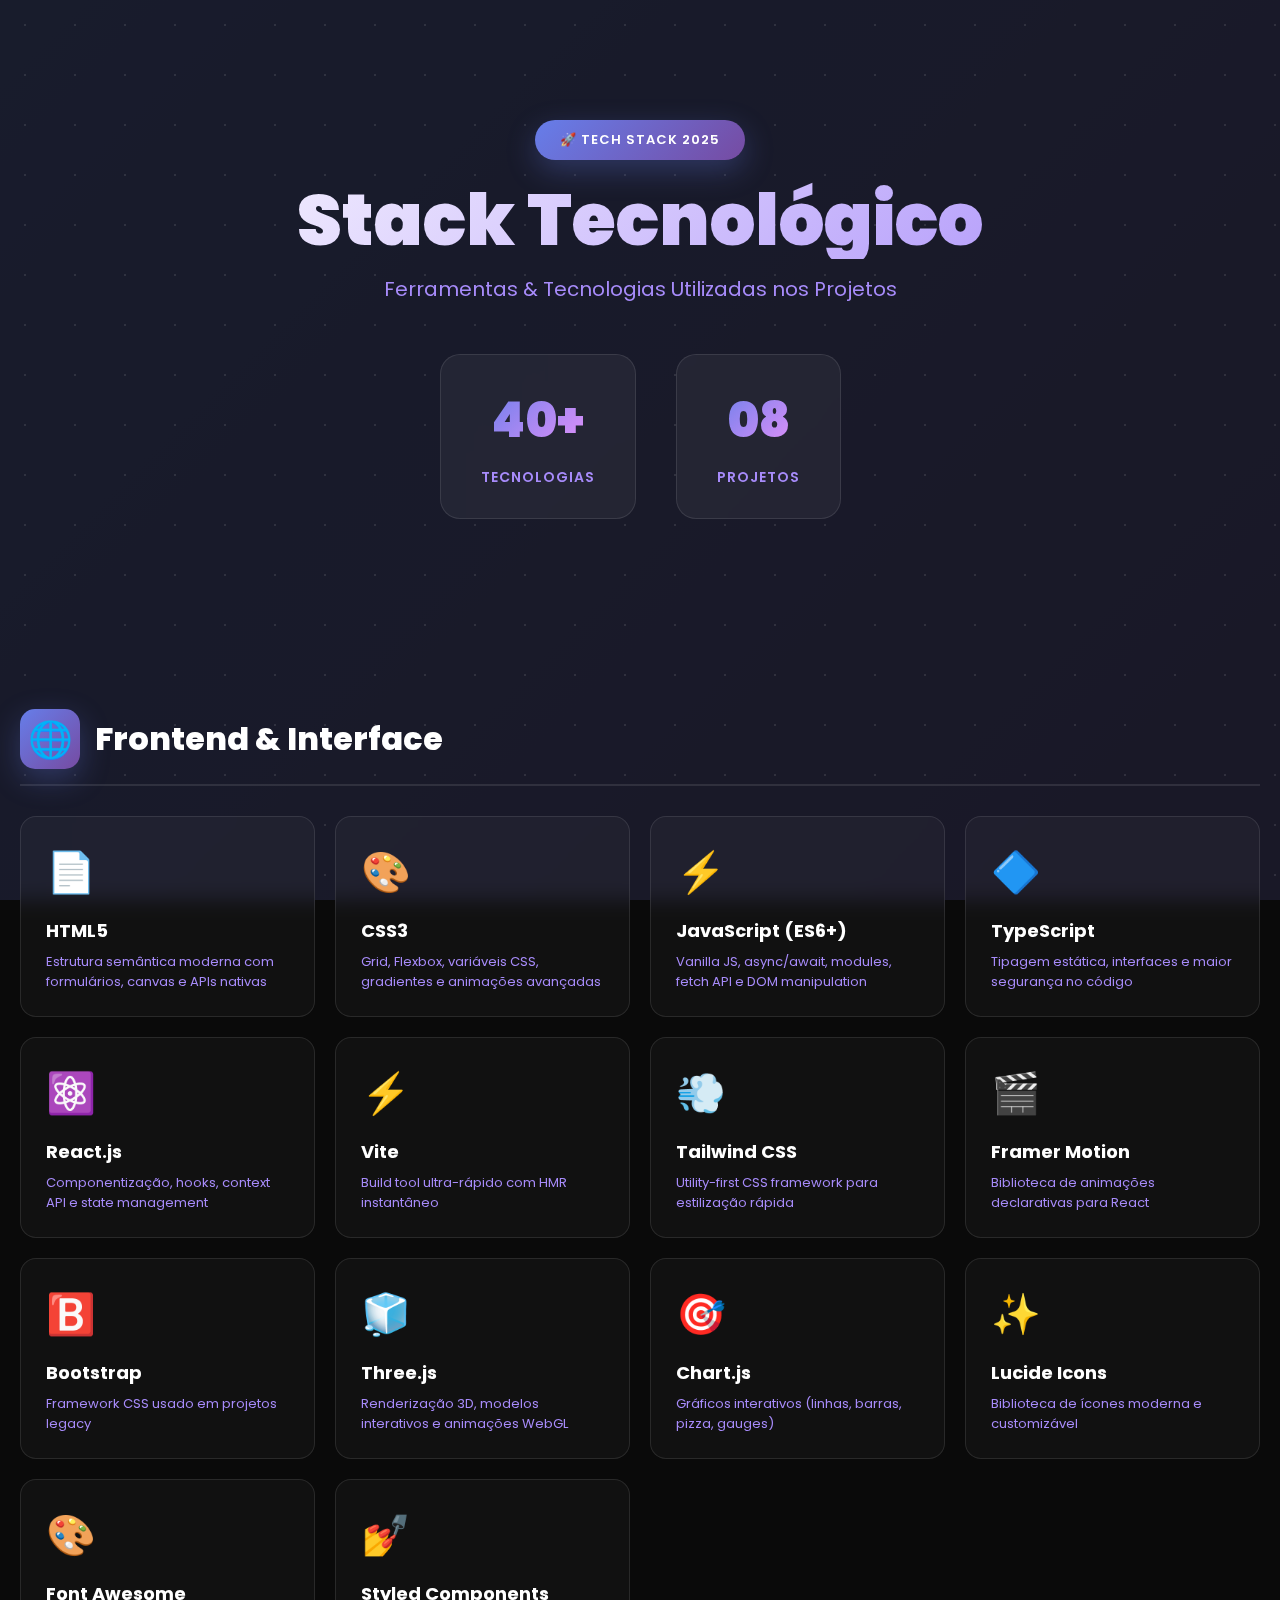
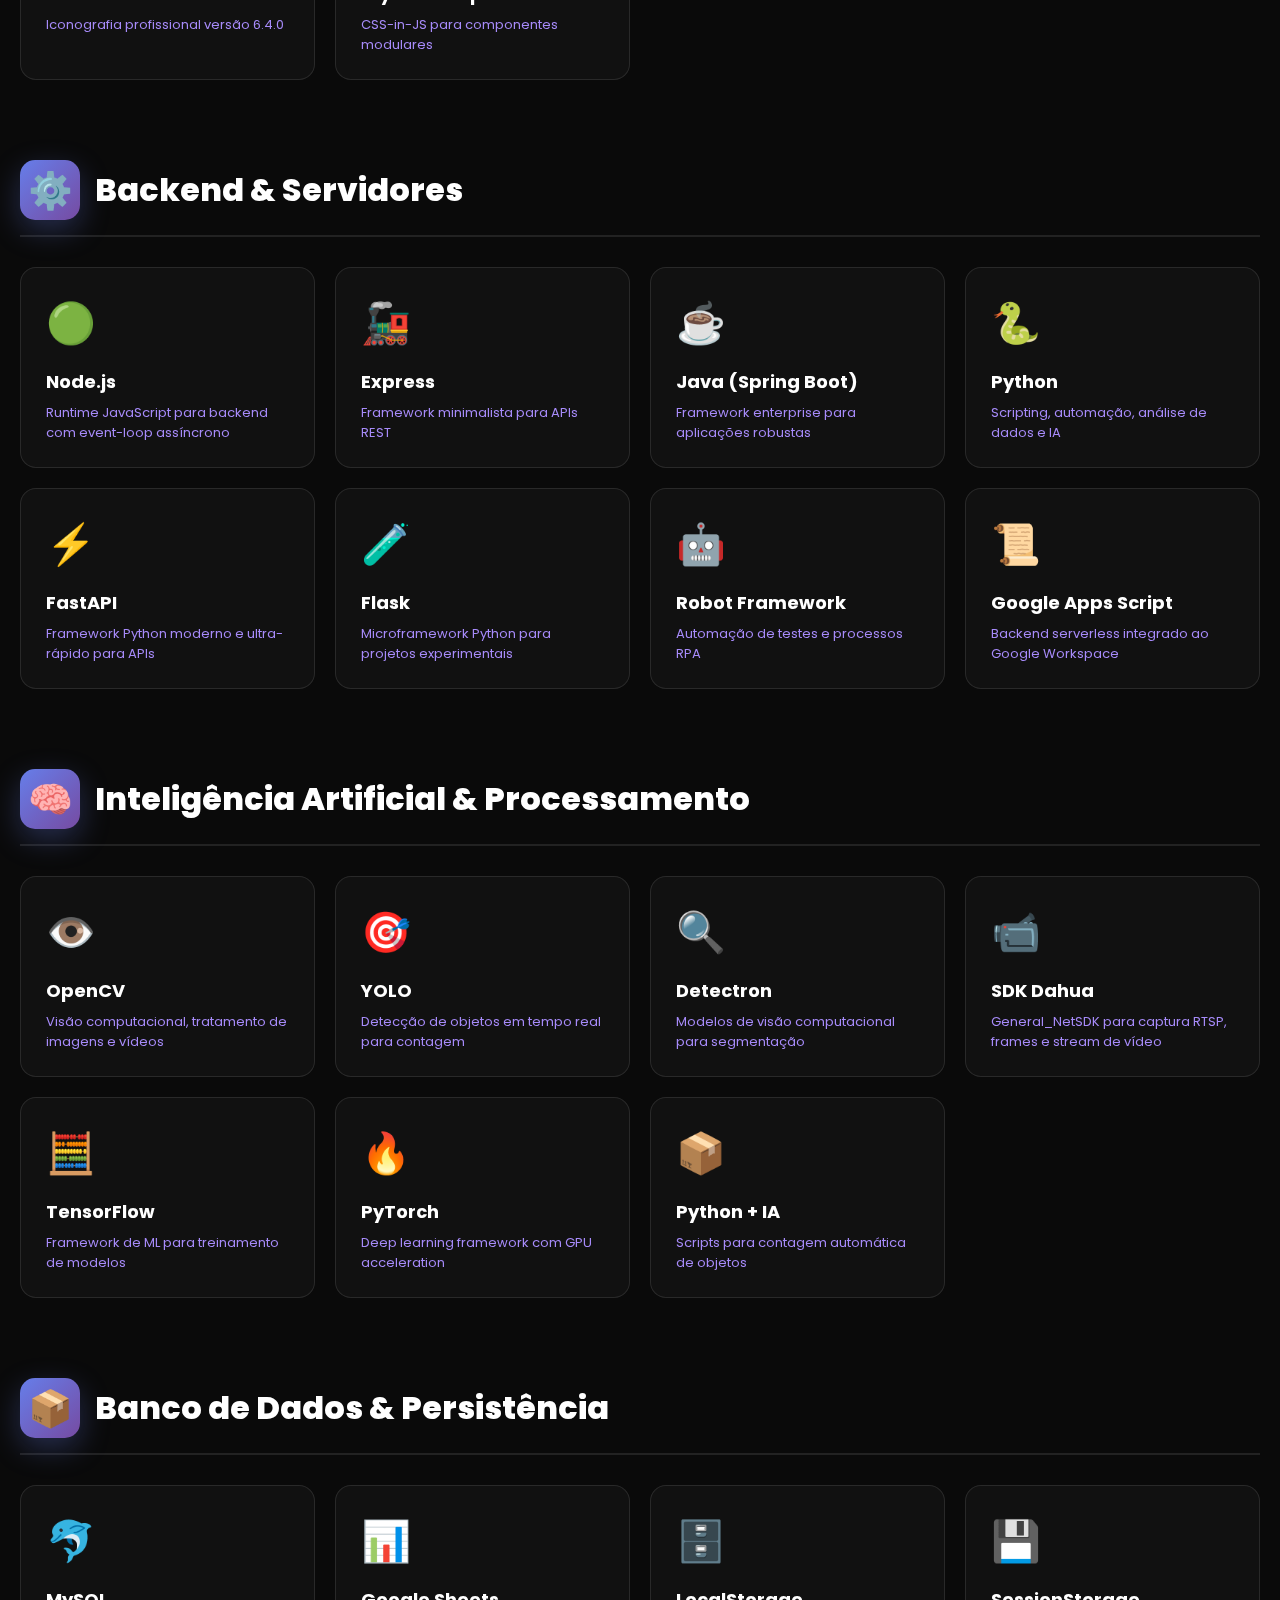
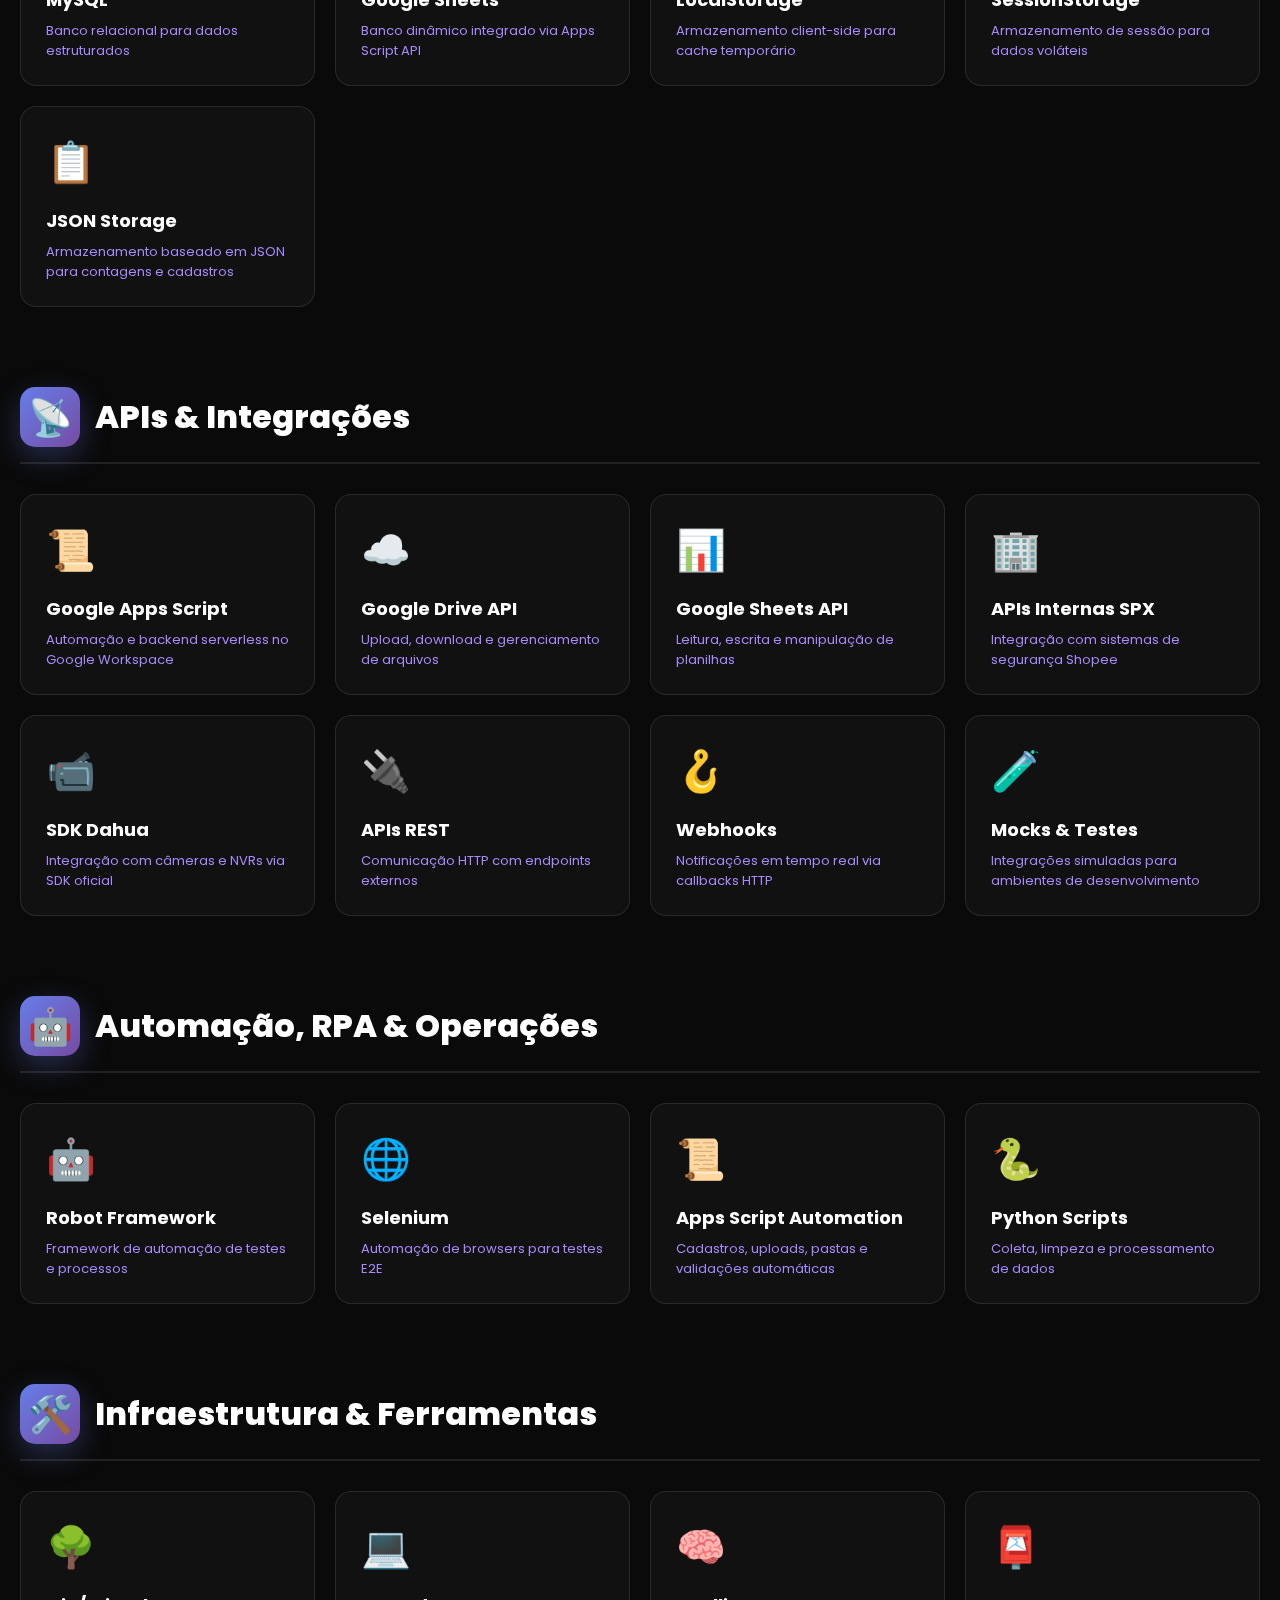
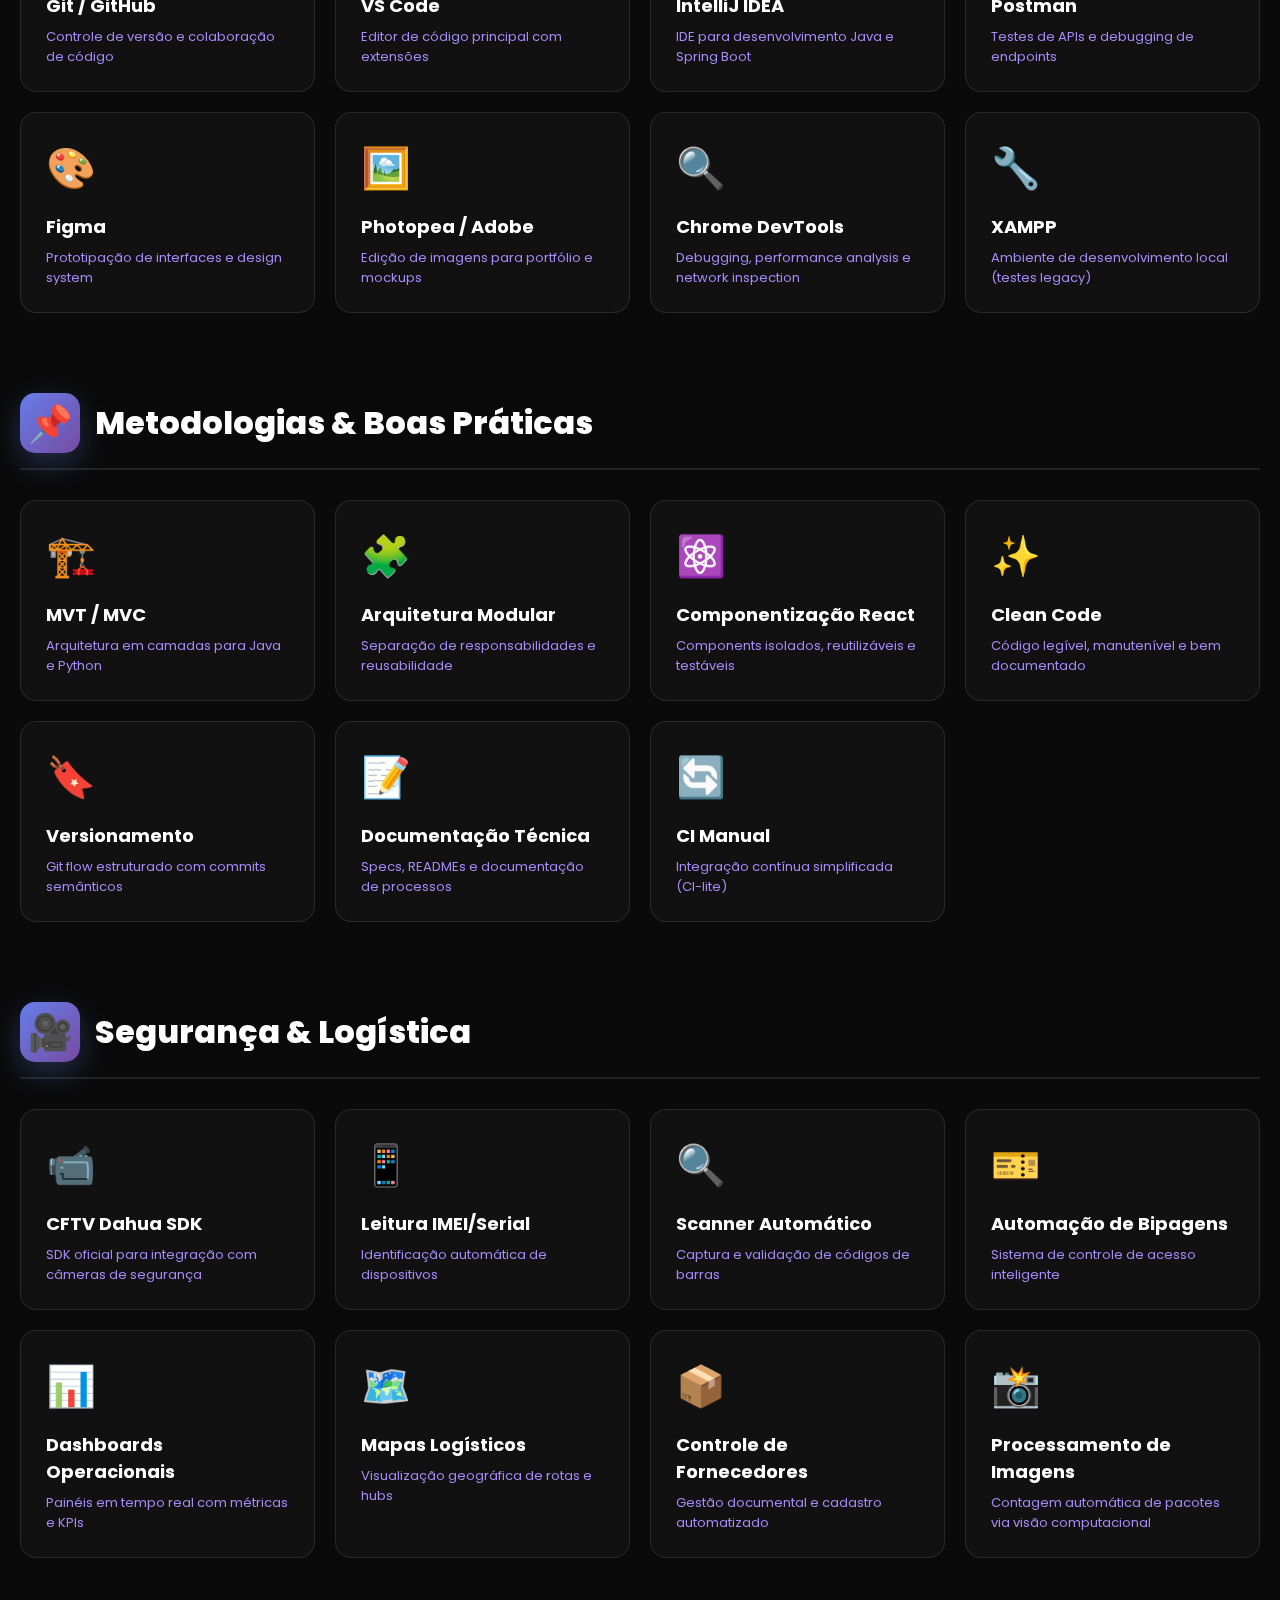
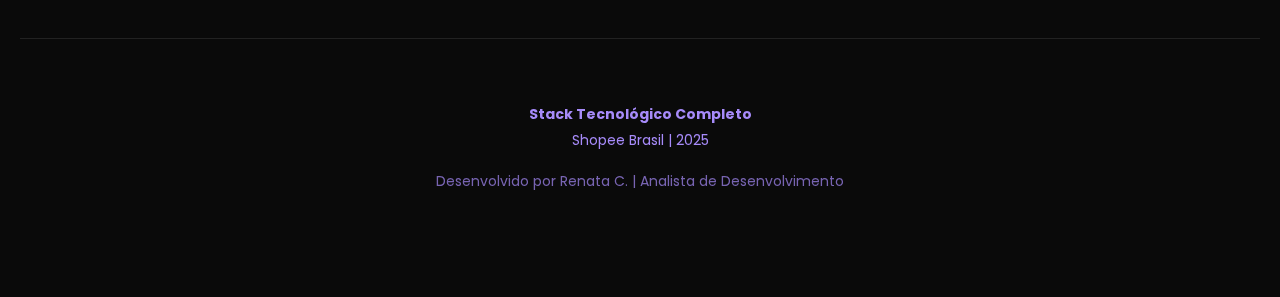
<file: docs/stacks/index.html>
<!DOCTYPE html>
<html lang="pt-BR">
<head>
    <meta charset="UTF-8">
    <meta name="viewport" content="width=device-width, initial-scale=1.0">
    <title>Stack Tecnológico | Ferramentas & Tecnologias</title>
    <link rel="stylesheet" href="https://cdnjs.cloudflare.com/ajax/libs/font-awesome/6.4.0/css/all.min.css">
    <style>
        @import url('https://fonts.googleapis.com/css2?family=Poppins:wght@300;400;500;600;700;800;900&family=JetBrains+Mono:wght@400;500;600;700&display=swap');
        
        * {
            margin: 0;
            padding: 0;
            box-sizing: border-box;
        }
        
        body {
            font-family: 'Poppins', sans-serif;
            background: #0a0a0a;
            color: #fff;
            overflow-x: hidden;
        }
        
        /* Background animado */
        .bg-animated {
            position: fixed;
            top: 0;
            left: 0;
            width: 100%;
            height: 100%;
            z-index: 0;
            background: linear-gradient(135deg, #667eea 0%, #764ba2 50%, #f093fb 100%);
            background-size: 400% 400%;
            animation: gradientShift 15s ease infinite;
        }
        
        @keyframes gradientShift {
            0% { background-position: 0% 50%; }
            50% { background-position: 100% 50%; }
            100% { background-position: 0% 50%; }
        }
        
        .bg-overlay {
            position: fixed;
            top: 0;
            left: 0;
            width: 100%;
            height: 100%;
            background: rgba(10, 10, 10, 0.85);
            z-index: 1;
        }
        
        /* Grid de pontos animados */
        .grid-overlay {
            position: fixed;
            top: 0;
            left: 0;
            width: 100%;
            height: 100%;
            background-image: radial-gradient(circle, rgba(255,255,255,0.1) 1px, transparent 1px);
            background-size: 50px 50px;
            z-index: 1;
            animation: gridMove 20s linear infinite;
        }
        
        @keyframes gridMove {
            0% { transform: translate(0, 0); }
            100% { transform: translate(50px, 50px); }
        }
        
        .container {
            position: relative;
            z-index: 2;
            max-width: 1400px;
            margin: 0 auto;
            padding: 40px 20px;
        }
        
        /* Header épico */
        .header {
            text-align: center;
            padding: 80px 20px;
            margin-bottom: 60px;
        }
        
        .header-badge {
            display: inline-block;
            background: linear-gradient(135deg, #667eea, #764ba2);
            padding: 10px 25px;
            border-radius: 30px;
            font-size: 13px;
            font-weight: 600;
            letter-spacing: 1px;
            text-transform: uppercase;
            margin-bottom: 20px;
            box-shadow: 0 10px 30px rgba(102, 126, 234, 0.3);
            animation: float 3s ease-in-out infinite;
        }
        
        @keyframes float {
            0%, 100% { transform: translateY(0); }
            50% { transform: translateY(-10px); }
        }
        
        .header h1 {
            font-size: 72px;
            font-weight: 900;
            background: linear-gradient(135deg, #fff, #a78bfa);
            -webkit-background-clip: text;
            -webkit-text-fill-color: transparent;
            background-clip: text;
            margin-bottom: 15px;
            line-height: 1.1;
            animation: slideDown 0.8s ease-out;
        }
        
        @keyframes slideDown {
            from {
                opacity: 0;
                transform: translateY(-30px);
            }
            to {
                opacity: 1;
                transform: translateY(0);
            }
        }
        
        .header p {
            font-size: 20px;
            color: #a78bfa;
            font-weight: 400;
            animation: slideDown 0.8s ease-out 0.2s backwards;
        }
        
        /* Stats row */
        .stats-row {
            display: flex;
            justify-content: center;
            gap: 40px;
            margin: 50px 0;
            flex-wrap: wrap;
        }
        
        .stat-card {
            background: rgba(255, 255, 255, 0.05);
            backdrop-filter: blur(10px);
            border: 1px solid rgba(255, 255, 255, 0.1);
            border-radius: 20px;
            padding: 30px 40px;
            text-align: center;
            transition: all 0.3s ease;
            animation: slideUp 0.8s ease-out backwards;
        }
        
        .stat-card:nth-child(1) { animation-delay: 0.3s; }
        .stat-card:nth-child(2) { animation-delay: 0.4s; }
        .stat-card:nth-child(3) { animation-delay: 0.5s; }
        .stat-card:nth-child(4) { animation-delay: 0.6s; }
        
        @keyframes slideUp {
            from {
                opacity: 0;
                transform: translateY(30px);
            }
            to {
                opacity: 1;
                transform: translateY(0);
            }
        }
        
        .stat-card:hover {
            transform: translateY(-5px);
            background: rgba(255, 255, 255, 0.08);
            border-color: #667eea;
            box-shadow: 0 20px 40px rgba(102, 126, 234, 0.2);
        }
        
        .stat-number {
            font-size: 48px;
            font-weight: 900;
            background: linear-gradient(135deg, #667eea, #f093fb);
            -webkit-background-clip: text;
            -webkit-text-fill-color: transparent;
            background-clip: text;
            margin-bottom: 10px;
        }
        
        .stat-label {
            font-size: 14px;
            color: #a78bfa;
            text-transform: uppercase;
            letter-spacing: 1px;
            font-weight: 600;
        }
        
        /* Category section */
        .category-section {
            margin-bottom: 80px;
        }
        
        .category-header {
            display: flex;
            align-items: center;
            gap: 15px;
            margin-bottom: 30px;
            padding-bottom: 15px;
            border-bottom: 2px solid rgba(255, 255, 255, 0.1);
        }
        
        .category-icon {
            font-size: 36px;
            width: 60px;
            height: 60px;
            display: flex;
            align-items: center;
            justify-content: center;
            background: linear-gradient(135deg, #667eea, #764ba2);
            border-radius: 15px;
            box-shadow: 0 10px 30px rgba(102, 126, 234, 0.3);
        }
        
        .category-title {
            font-size: 32px;
            font-weight: 800;
            color: #fff;
        }
        
        /* Tech grid */
        .tech-grid {
            display: grid;
            grid-template-columns: repeat(auto-fill, minmax(250px, 1fr));
            gap: 20px;
        }
        
        .tech-card {
            background: rgba(255, 255, 255, 0.03);
            backdrop-filter: blur(10px);
            border: 1px solid rgba(255, 255, 255, 0.1);
            border-radius: 16px;
            padding: 25px;
            transition: all 0.3s ease;
            cursor: pointer;
            position: relative;
            overflow: hidden;
        }
        
        .tech-card::before {
            content: '';
            position: absolute;
            top: 0;
            left: -100%;
            width: 100%;
            height: 100%;
            background: linear-gradient(90deg, transparent, rgba(255,255,255,0.1), transparent);
            transition: left 0.5s ease;
        }
        
        .tech-card:hover::before {
            left: 100%;
        }
        
        .tech-card:hover {
            transform: translateY(-8px) scale(1.02);
            background: rgba(255, 255, 255, 0.08);
            border-color: #667eea;
            box-shadow: 0 20px 40px rgba(102, 126, 234, 0.3);
        }
        
        .tech-icon {
            font-size: 40px;
            margin-bottom: 15px;
            display: block;
        }
        
        .tech-name {
            font-size: 18px;
            font-weight: 700;
            color: #fff;
            margin-bottom: 8px;
        }
        
        .tech-description {
            font-size: 13px;
            color: #a78bfa;
            line-height: 1.5;
        }
        
        /* Código inline */
        code {
            font-family: 'JetBrains Mono', monospace;
            background: rgba(102, 126, 234, 0.2);
            padding: 2px 8px;
            border-radius: 5px;
            font-size: 12px;
            color: #a78bfa;
        }
        
        /* Footer */
        .footer {
            text-align: center;
            padding: 60px 20px;
            margin-top: 80px;
            border-top: 1px solid rgba(255, 255, 255, 0.1);
        }
        
        .footer p {
            color: #a78bfa;
            font-size: 14px;
            margin: 5px 0;
        }
        
        /* Responsive */
        @media (max-width: 768px) {
            .header h1 {
                font-size: 48px;
            }
            
            .stats-row {
                flex-direction: column;
                gap: 20px;
            }
            
            .tech-grid {
                grid-template-columns: 1fr;
            }
            
            .category-title {
                font-size: 24px;
            }
        }
    </style>
</head>
<body>
    <div class="bg-animated"></div>
    <div class="bg-overlay"></div>
    <div class="grid-overlay"></div>
    
    <div class="container">
        <div class="header">
            <div class="header-badge">🚀 Tech Stack 2025</div>
            <h1>Stack Tecnológico</h1>
            <p>Ferramentas & Tecnologias Utilizadas nos Projetos</p>
            
            <div class="stats-row">
                <div class="stat-card">
                    <div class="stat-number">40+</div>
                    <div class="stat-label">Tecnologias</div>
                </div>
                <div class="stat-card">
                    <div class="stat-number">08</div>
                    <div class="stat-label">Projetos</div>
                </div>
                
                
            </div>
        </div>
        
        <!-- Frontend -->
        <div class="category-section">
            <div class="category-header">
                <div class="category-icon">🌐</div>
                <div class="category-title">Frontend & Interface</div>
            </div>
            <div class="tech-grid">
                <div class="tech-card">
                    <div class="tech-icon">📄</div>
                    <div class="tech-name">HTML5</div>
                    <div class="tech-description">Estrutura semântica moderna com formulários, canvas e APIs nativas</div>
                </div>
                <div class="tech-card">
                    <div class="tech-icon">🎨</div>
                    <div class="tech-name">CSS3</div>
                    <div class="tech-description">Grid, Flexbox, variáveis CSS, gradientes e animações avançadas</div>
                </div>
                <div class="tech-card">
                    <div class="tech-icon">⚡</div>
                    <div class="tech-name">JavaScript (ES6+)</div>
                    <div class="tech-description">Vanilla JS, async/await, modules, fetch API e DOM manipulation</div>
                </div>
                <div class="tech-card">
                    <div class="tech-icon">🔷</div>
                    <div class="tech-name">TypeScript</div>
                    <div class="tech-description">Tipagem estática, interfaces e maior segurança no código</div>
                </div>
                <div class="tech-card">
                    <div class="tech-icon">⚛️</div>
                    <div class="tech-name">React.js</div>
                    <div class="tech-description">Componentização, hooks, context API e state management</div>
                </div>
                <div class="tech-card">
                    <div class="tech-icon">⚡</div>
                    <div class="tech-name">Vite</div>
                    <div class="tech-description">Build tool ultra-rápido com HMR instantâneo</div>
                </div>
                <div class="tech-card">
                    <div class="tech-icon">💨</div>
                    <div class="tech-name">Tailwind CSS</div>
                    <div class="tech-description">Utility-first CSS framework para estilização rápida</div>
                </div>
                <div class="tech-card">
                    <div class="tech-icon">🎬</div>
                    <div class="tech-name">Framer Motion</div>
                    <div class="tech-description">Biblioteca de animações declarativas para React</div>
                </div>
                <div class="tech-card">
                    <div class="tech-icon">🅱️</div>
                    <div class="tech-name">Bootstrap</div>
                    <div class="tech-description">Framework CSS usado em projetos legacy</div>
                </div>
                <div class="tech-card">
                    <div class="tech-icon">🧊</div>
                    <div class="tech-name">Three.js</div>
                    <div class="tech-description">Renderização 3D, modelos interativos e animações WebGL</div>
                </div>
                <div class="tech-card">
                    <div class="tech-icon">🎯</div>
                    <div class="tech-name">Chart.js</div>
                    <div class="tech-description">Gráficos interativos (linhas, barras, pizza, gauges)</div>
                </div>
                <div class="tech-card">
                    <div class="tech-icon">✨</div>
                    <div class="tech-name">Lucide Icons</div>
                    <div class="tech-description">Biblioteca de ícones moderna e customizável</div>
                </div>
                <div class="tech-card">
                    <div class="tech-icon">🎨</div>
                    <div class="tech-name">Font Awesome</div>
                    <div class="tech-description">Iconografia profissional versão 6.4.0</div>
                </div>
                <div class="tech-card">
                    <div class="tech-icon">💅</div>
                    <div class="tech-name">Styled Components</div>
                    <div class="tech-description">CSS-in-JS para componentes modulares</div>
                </div>
            </div>
        </div>
        
        <!-- Backend -->
        <div class="category-section">
            <div class="category-header">
                <div class="category-icon">⚙️</div>
                <div class="category-title">Backend & Servidores</div>
            </div>
            <div class="tech-grid">
                <div class="tech-card">
                    <div class="tech-icon">🟢</div>
                    <div class="tech-name">Node.js</div>
                    <div class="tech-description">Runtime JavaScript para backend com event-loop assíncrono</div>
                </div>
                <div class="tech-card">
                    <div class="tech-icon">🚂</div>
                    <div class="tech-name">Express</div>
                    <div class="tech-description">Framework minimalista para APIs REST</div>
                </div>
                <div class="tech-card">
                    <div class="tech-icon">☕</div>
                    <div class="tech-name">Java (Spring Boot)</div>
                    <div class="tech-description">Framework enterprise para aplicações robustas</div>
                </div>
                <div class="tech-card">
                    <div class="tech-icon">🐍</div>
                    <div class="tech-name">Python</div>
                    <div class="tech-description">Scripting, automação, análise de dados e IA</div>
                </div>
                <div class="tech-card">
                    <div class="tech-icon">⚡</div>
                    <div class="tech-name">FastAPI</div>
                    <div class="tech-description">Framework Python moderno e ultra-rápido para APIs</div>
                </div>
                <div class="tech-card">
                    <div class="tech-icon">🧪</div>
                    <div class="tech-name">Flask</div>
                    <div class="tech-description">Microframework Python para projetos experimentais</div>
                </div>
                <div class="tech-card">
                    <div class="tech-icon">🤖</div>
                    <div class="tech-name">Robot Framework</div>
                    <div class="tech-description">Automação de testes e processos RPA</div>
                </div>
                <div class="tech-card">
                    <div class="tech-icon">📜</div>
                    <div class="tech-name">Google Apps Script</div>
                    <div class="tech-description">Backend serverless integrado ao Google Workspace</div>
                </div>
            </div>
        </div>
        
        <!-- IA & Processamento -->
        <div class="category-section">
            <div class="category-header">
                <div class="category-icon">🧠</div>
                <div class="category-title">Inteligência Artificial & Processamento</div>
            </div>
            <div class="tech-grid">
                <div class="tech-card">
                    <div class="tech-icon">👁️</div>
                    <div class="tech-name">OpenCV</div>
                    <div class="tech-description">Visão computacional, tratamento de imagens e vídeos</div>
                </div>
                <div class="tech-card">
                    <div class="tech-icon">🎯</div>
                    <div class="tech-name">YOLO</div>
                    <div class="tech-description">Detecção de objetos em tempo real para contagem</div>
                </div>
                <div class="tech-card">
                    <div class="tech-icon">🔍</div>
                    <div class="tech-name">Detectron</div>
                    <div class="tech-description">Modelos de visão computacional para segmentação</div>
                </div>
                <div class="tech-card">
                    <div class="tech-icon">📹</div>
                    <div class="tech-name">SDK Dahua</div>
                    <div class="tech-description">General_NetSDK para captura RTSP, frames e stream de vídeo</div>
                </div>
                <div class="tech-card">
                    <div class="tech-icon">🧮</div>
                    <div class="tech-name">TensorFlow</div>
                    <div class="tech-description">Framework de ML para treinamento de modelos</div>
                </div>
                <div class="tech-card">
                    <div class="tech-icon">🔥</div>
                    <div class="tech-name">PyTorch</div>
                    <div class="tech-description">Deep learning framework com GPU acceleration</div>
                </div>
                <div class="tech-card">
                    <div class="tech-icon">📦</div>
                    <div class="tech-name">Python + IA</div>
                    <div class="tech-description">Scripts para contagem automática de objetos</div>
                </div>
            </div>
        </div>
        
        <!-- Banco de Dados -->
        <div class="category-section">
            <div class="category-header">
                <div class="category-icon">📦</div>
                <div class="category-title">Banco de Dados & Persistência</div>
            </div>
            <div class="tech-grid">
                <div class="tech-card">
                    <div class="tech-icon">🐬</div>
                    <div class="tech-name">MySQL</div>
                    <div class="tech-description">Banco relacional para dados estruturados</div>
                </div>
                <div class="tech-card">
                    <div class="tech-icon">📊</div>
                    <div class="tech-name">Google Sheets</div>
                    <div class="tech-description">Banco dinâmico integrado via Apps Script API</div>
                </div>
                <div class="tech-card">
                    <div class="tech-icon">🗄️</div>
                    <div class="tech-name">LocalStorage</div>
                    <div class="tech-description">Armazenamento client-side para cache temporário</div>
                </div>
                <div class="tech-card">
                    <div class="tech-icon">💾</div>
                    <div class="tech-name">SessionStorage</div>
                    <div class="tech-description">Armazenamento de sessão para dados voláteis</div>
                </div>
                <div class="tech-card">
                    <div class="tech-icon">📋</div>
                    <div class="tech-name">JSON Storage</div>
                    <div class="tech-description">Armazenamento baseado em JSON para contagens e cadastros</div>
                </div>
            </div>
        </div>
        
        <!-- APIs & Integrações -->
        <div class="category-section">
            <div class="category-header">
                <div class="category-icon">📡</div>
                <div class="category-title">APIs & Integrações</div>
            </div>
            <div class="tech-grid">
                <div class="tech-card">
                    <div class="tech-icon">📜</div>
                    <div class="tech-name">Google Apps Script</div>
                    <div class="tech-description">Automação e backend serverless no Google Workspace</div>
                </div>
                <div class="tech-card">
                    <div class="tech-icon">☁️</div>
                    <div class="tech-name">Google Drive API</div>
                    <div class="tech-description">Upload, download e gerenciamento de arquivos</div>
                </div>
                <div class="tech-card">
                    <div class="tech-icon">📊</div>
                    <div class="tech-name">Google Sheets API</div>
                    <div class="tech-description">Leitura, escrita e manipulação de planilhas</div>
                </div>
                <div class="tech-card">
                    <div class="tech-icon">🏢</div>
                    <div class="tech-name">APIs Internas SPX</div>
                    <div class="tech-description">Integração com sistemas de segurança Shopee</div>
                </div>
                <div class="tech-card">
                    <div class="tech-icon">📹</div>
                    <div class="tech-name">SDK Dahua</div>
                    <div class="tech-description">Integração com câmeras e NVRs via SDK oficial</div>
                </div>
                <div class="tech-card">
                    <div class="tech-icon">🔌</div>
                    <div class="tech-name">APIs REST</div>
                    <div class="tech-description">Comunicação HTTP com endpoints externos</div>
                </div>
                <div class="tech-card">
                    <div class="tech-icon">🪝</div>
                    <div class="tech-name">Webhooks</div>
                    <div class="tech-description">Notificações em tempo real via callbacks HTTP</div>
                </div>
                <div class="tech-card">
                    <div class="tech-icon">🧪</div>
                    <div class="tech-name">Mocks & Testes</div>
                    <div class="tech-description">Integrações simuladas para ambientes de desenvolvimento</div>
                </div>
            </div>
        </div>
        
        <!-- Automação -->
        <div class="category-section">
            <div class="category-header">
                <div class="category-icon">🤖</div>
                <div class="category-title">Automação, RPA & Operações</div>
            </div>
            <div class="tech-grid">
                <div class="tech-card">
                    <div class="tech-icon">🤖</div>
                    <div class="tech-name">Robot Framework</div>
                    <div class="tech-description">Framework de automação de testes e processos</div>
                </div>
                <div class="tech-card">
                    <div class="tech-icon">🌐</div>
                    <div class="tech-name">Selenium</div>
                    <div class="tech-description">Automação de browsers para testes E2E</div>
                </div>
                <div class="tech-card">
                    <div class="tech-icon">📜</div>
                    <div class="tech-name">Apps Script Automation</div>
                    <div class="tech-description">Cadastros, uploads, pastas e validações automáticas</div>
                </div>
                <div class="tech-card">
                    <div class="tech-icon">🐍</div>
                    <div class="tech-name">Python Scripts</div>
                    <div class="tech-description">Coleta, limpeza e processamento de dados</div>
                </div>
            </div>
        </div>
        
        <!-- Infraestrutura -->
        <div class="category-section">
            <div class="category-header">
                <div class="category-icon">🛠️</div>
                <div class="category-title">Infraestrutura & Ferramentas</div>
            </div>
            <div class="tech-grid">
                <div class="tech-card">
                    <div class="tech-icon">🌳</div>
                    <div class="tech-name">Git / GitHub</div>
                    <div class="tech-description">Controle de versão e colaboração de código</div>
                </div>
                <div class="tech-card">
                    <div class="tech-icon">💻</div>
                    <div class="tech-name">VS Code</div>
                    <div class="tech-description">Editor de código principal com extensões</div>
                </div>
                <div class="tech-card">
                    <div class="tech-icon">🧠</div>
                    <div class="tech-name">IntelliJ IDEA</div>
                    <div class="tech-description">IDE para desenvolvimento Java e Spring Boot</div>
                </div>
                <div class="tech-card">
                    <div class="tech-icon">📮</div>
                    <div class="tech-name">Postman</div>
                    <div class="tech-description">Testes de APIs e debugging de endpoints</div>
                </div>
                <div class="tech-card">
                    <div class="tech-icon">🎨</div>
                    <div class="tech-name">Figma</div>
                    <div class="tech-description">Prototipação de interfaces e design system</div>
                </div>
                <div class="tech-card">
                    <div class="tech-icon">🖼️</div>
                    <div class="tech-name">Photopea / Adobe</div>
                    <div class="tech-description">Edição de imagens para portfólio e mockups</div>
                </div>
                <div class="tech-card">
                    <div class="tech-icon">🔍</div>
                    <div class="tech-name">Chrome DevTools</div>
                    <div class="tech-description">Debugging, performance analysis e network inspection</div>
                </div>
                <div class="tech-card">
                    <div class="tech-icon">🔧</div>
                    <div class="tech-name">XAMPP</div>
                    <div class="tech-description">Ambiente de desenvolvimento local (testes legacy)</div>
                </div>
            </div>
        </div>
        
        <!-- Metodologias -->
        <div class="category-section">
            <div class="category-header">
                <div class="category-icon">📌</div>
                <div class="category-title">Metodologias & Boas Práticas</div>
            </div>
            <div class="tech-grid">
                <div class="tech-card">
                    <div class="tech-icon">🏗️</div>
                    <div class="tech-name">MVT / MVC</div>
                    <div class="tech-description">Arquitetura em camadas para Java e Python</div>
                </div>
                <div class="tech-card">
                    <div class="tech-icon">🧩</div>
                    <div class="tech-name">Arquitetura Modular</div>
                    <div class="tech-description">Separação de responsabilidades e reusabilidade</div>
                </div>
                <div class="tech-card">
                    <div class="tech-icon">⚛️</div>
                    <div class="tech-name">Componentização React</div>
                    <div class="tech-description">Components isolados, reutilizáveis e testáveis</div>
                </div>
                <div class="tech-card">
                    <div class="tech-icon">✨</div>
                    <div class="tech-name">Clean Code</div>
                    <div class="tech-description">Código legível, manutenível e bem documentado</div>
                </div>
                <div class="tech-card">
                    <div class="tech-icon">🔖</div>
                    <div class="tech-name">Versionamento</div>
                    <div class="tech-description">Git flow estruturado com commits semânticos</div>
                </div>
                <div class="tech-card">
                    <div class="tech-icon">📝</div>
                    <div class="tech-name">Documentação Técnica</div>
                    <div class="tech-description">Specs, READMEs e documentação de processos</div>
                </div>
                <div class="tech-card">
                    <div class="tech-icon">🔄</div>
                    <div class="tech-name">CI Manual</div>
                    <div class="tech-description">Integração contínua simplificada (CI-lite)</div>
                </div>
            </div>
        </div>
        
        <!-- Específicos de Segurança -->
        <div class="category-section">
            <div class="category-header">
                <div class="category-icon">🎥</div>
                <div class="category-title">Segurança & Logística</div>
            </div>
            <div class="tech-grid">
                <div class="tech-card">
                    <div class="tech-icon">📹</div>
                    <div class="tech-name">CFTV Dahua SDK</div>
                    <div class="tech-description">SDK oficial para integração com câmeras de segurança</div>
                </div>
                <div class="tech-card">
                    <div class="tech-icon">📱</div>
                    <div class="tech-name">Leitura IMEI/Serial</div>
                    <div class="tech-description">Identificação automática de dispositivos</div>
                </div>
                <div class="tech-card">
                    <div class="tech-icon">🔍</div>
                    <div class="tech-name">Scanner Automático</div>
                    <div class="tech-description">Captura e validação de códigos de barras</div>
                </div>
                <div class="tech-card">
                    <div class="tech-icon">🎫</div>
                    <div class="tech-name">Automação de Bipagens</div>
                    <div class="tech-description">Sistema de controle de acesso inteligente</div>
                </div>
                <div class="tech-card">
                    <div class="tech-icon">📊</div>
                    <div class="tech-name">Dashboards Operacionais</div>
                    <div class="tech-description">Painéis em tempo real com métricas e KPIs</div>
                </div>
                <div class="tech-card">
                    <div class="tech-icon">🗺️</div>
                    <div class="tech-name">Mapas Logísticos</div>
                    <div class="tech-description">Visualização geográfica de rotas e hubs</div>
                </div>
                <div class="tech-card">
                    <div class="tech-icon">📦</div>
                    <div class="tech-name">Controle de Fornecedores</div>
                    <div class="tech-description">Gestão documental e cadastro automatizado</div>
                </div>
                <div class="tech-card">
                    <div class="tech-icon">📸</div>
                    <div class="tech-name">Processamento de Imagens</div>
                    <div class="tech-description">Contagem automática de pacotes via visão computacional</div>
                </div>
            </div>
        </div>
        
        <div class="footer">
            <p><strong>Stack Tecnológico Completo</strong></p>
            <p>Shopee Brasil | 2025</p>
            <p style="margin-top: 20px; opacity: 0.7;">Desenvolvido por Renata C. | Analista de Desenvolvimento</p>
        </div>
    </div>
</body>
</html>
</file>
<file: styles.css>
/* ========== RESET E CONFIGURAÇÕES GLOBAIS ========== */
* {
  margin: 0;
  padding: 0;
  box-sizing: border-box;
}

:root {
  --primary: #667eea;
  --secondary: #764ba2;
  --accent: #f093fb;
  --success: #10b981;
  --warning: #f59e0b;
  --danger: #ef4444;
  --info: #06b6d4;
  --purple: #a855f7;
  --pink: #ec4899;
  --orange: #f97316;
  --teal: #14b8a6;
  --indigo: #6366f1;
  --dark: #1e293b;
  --light: #f8fafc;
  --shadow: rgba(0, 0, 0, 0.1);
  --shadow-lg: rgba(0, 0, 0, 0.2);
}

body {
  font-family: 'Inter', 'Segoe UI', Tahoma, Geneva, Verdana, sans-serif;
  background: linear-gradient(-45deg, #667eea, #764ba2, #f093fb, #f5576c, #06b6d4, #10b981);
  background-size: 400% 400%;
  animation: gradientShift 15s ease infinite;
  overflow-x: hidden;
  position: relative;
  min-height: 100vh;
}

@keyframes gradientShift {
  0% { background-position: 0% 50%; }
  50% { background-position: 100% 50%; }
  100% { background-position: 0% 50%; }
}

/* ========== PARTÍCULAS DE FUNDO ANIMADAS ========== */
.particles {
  position: fixed;
  top: 0;
  left: 0;
  width: 100%;
  height: 100%;
  z-index: 0;
  pointer-events: none;
  background: 
    radial-gradient(circle at 20% 50%, rgba(102, 126, 234, 0.15) 0%, transparent 50%),
    radial-gradient(circle at 80% 80%, rgba(240, 147, 251, 0.15) 0%, transparent 50%),
    radial-gradient(circle at 40% 20%, rgba(245, 87, 108, 0.15) 0%, transparent 50%),
    radial-gradient(circle at 70% 30%, rgba(6, 182, 212, 0.12) 0%, transparent 50%),
    radial-gradient(circle at 30% 70%, rgba(16, 185, 129, 0.12) 0%, transparent 50%);
  animation: particleFloat 20s ease-in-out infinite;
}

@keyframes particleFloat {
  0%, 100% { 
    transform: translateY(0px) scale(1);
    opacity: 1;
  }
  25% {
    transform: translateY(-20px) scale(1.05);
    opacity: 0.8;
  }
  50% { 
    transform: translateY(-30px) scale(1.1);
    opacity: 1;
  }
  75% {
    transform: translateY(-15px) scale(1.05);
    opacity: 0.9;
  }
}

.container {
  display: flex;
  min-height: 100vh;
  position: relative;
  z-index: 1;
}

/* ========== SIDEBAR MODERNA ========== */
.sidebar {
  width: 320px;
  background: rgba(255, 255, 255, 0.95);
  backdrop-filter: blur(20px);
  padding: 0;
  position: fixed;
  height: 100vh;
  overflow-y: auto;
  box-shadow: 5px 0 30px rgba(0, 0, 0, 0.15);
  z-index: 1000;
  border-right: 3px solid transparent;
  background-image: 
    linear-gradient(white, white),
    linear-gradient(90deg, #667eea, #764ba2, #f093fb, #ec4899, #06b6d4, #10b981, #f59e0b, #667eea);
  background-origin: padding-box, border-box;
  background-clip: padding-box, border-box;
  animation: rainbowBorder 8s linear infinite;
}

@keyframes rainbowBorder {
  0% { filter: hue-rotate(0deg); }
  100% { filter: hue-rotate(360deg); }
}

/* Scrollbar customizada */
.sidebar::-webkit-scrollbar {
  width: 6px;
}

.sidebar::-webkit-scrollbar-track {
  background: transparent;
}

.sidebar::-webkit-scrollbar-thumb {
  background: linear-gradient(135deg, var(--primary), var(--secondary));
  border-radius: 10px;
}

/* Logo Section */
.logo {
  text-align: center;
  padding: 40px 30px;
  background: linear-gradient(-45deg, #667eea, #764ba2, #f093fb, #ec4899);
  background-size: 300% 300%;
  animation: gradientShift 8s ease infinite;
  position: relative;
  overflow: hidden;
}

.logo::before {
  content: '';
  position: absolute;
  width: 200px;
  height: 200px;
  background: radial-gradient(circle, rgba(255, 255, 255, 0.2), transparent);
  border-radius: 50%;
  top: -100px;
  right: -100px;
  animation: rotateSlow 20s linear infinite, pulse 4s ease-in-out infinite;
}

.logo::after {
  content: '';
  position: absolute;
  width: 150px;
  height: 150px;
  background: radial-gradient(circle, rgba(255, 255, 255, 0.15), transparent);
  border-radius: 50%;
  bottom: -75px;
  left: -75px;
  animation: rotateSlow 15s linear infinite reverse;
}

@keyframes rotateSlow {
  from { transform: rotate(0deg); }
  to { transform: rotate(360deg); }
}

.logo-icon {
  width: 80px;
  height: 80px;
  margin: 0 auto 20px;
  background: linear-gradient(135deg, rgba(255, 255, 255, 0.25), rgba(255, 255, 255, 0.1));
  border-radius: 20px;
  display: flex;
  align-items: center;
  justify-content: center;
  font-size: 36px;
  color: white;
  animation: float 3s ease-in-out infinite, colorShift 6s ease infinite;
  position: relative;
  z-index: 1;
  box-shadow: 0 10px 30px rgba(0, 0, 0, 0.3);
}

@keyframes float {
  0%, 100% { 
    transform: translateY(0px) rotate(0deg); 
  }
  25% {
    transform: translateY(-10px) rotate(-5deg);
  }
  50% { 
    transform: translateY(-15px) rotate(0deg); 
  }
  75% {
    transform: translateY(-10px) rotate(5deg);
  }
}

@keyframes colorShift {
  0%, 100% { filter: hue-rotate(0deg); }
  50% { filter: hue-rotate(30deg); }
}

.logo h1 {
  font-size: 28px;
  color: white;
  margin-bottom: 8px;
  font-weight: 700;
  letter-spacing: 1px;
  position: relative;
  z-index: 1;
}

.logo p {
  color: rgba(255, 255, 255, 0.9);
  font-size: 14px;
  font-weight: 500;
  position: relative;
  z-index: 1;
}

.logo-decoration {
  width: 60px;
  height: 4px;
  background: white;
  margin: 20px auto 0;
  border-radius: 2px;
  position: relative;
  z-index: 1;
}

/* Menu Items */
.menu {
  padding: 30px 20px;
}

.menu-item {
  display: flex;
  align-items: center;
  gap: 18px;
  padding: 18px 20px;
  margin: 10px 0;
  border-radius: 16px;
  cursor: pointer;
  transition: all 0.4s cubic-bezier(0.25, 0.46, 0.45, 0.94);
  border-left: 4px solid transparent;
  position: relative;
  overflow: hidden;
  background: white;
}

.menu-item::before {
  content: '';
  position: absolute;
  top: 0;
  left: 0;
  width: 0;
  height: 100%;
  background: linear-gradient(135deg, var(--primary) 0%, var(--secondary) 100%);
  transition: width 0.4s ease;
  z-index: 0;
}

.menu-item:hover::before {
  width: 100%;
}

.menu-item:hover {
  transform: translateX(8px);
  box-shadow: 0 8px 25px rgba(102, 126, 234, 0.3);
  border-left-color: var(--primary);
}

.menu-item:hover .menu-icon,
.menu-item:hover .menu-content h3,
.menu-item:hover .menu-content p {
  color: white;
}

.menu-item.active {
  background: linear-gradient(135deg, var(--primary) 0%, var(--secondary) 100%);
  border-left-color: var(--accent);
  box-shadow: 0 10px 30px rgba(102, 126, 234, 0.4);
}

.menu-item.active .menu-icon,
.menu-item.active .menu-content h3,
.menu-item.active .menu-content p {
  color: white;
}

.menu-icon {
  width: 50px;
  height: 50px;
  min-width: 50px;
  background: linear-gradient(135deg, var(--primary), var(--secondary));
  border-radius: 12px;
  display: flex;
  align-items: center;
  justify-content: center;
  font-size: 22px;
  color: white;
  transition: all 0.3s ease;
  position: relative;
  z-index: 1;
  box-shadow: 0 4px 15px rgba(102, 126, 234, 0.3);
}

/* Cores variadas para cada item do menu */
.menu-item:nth-child(1) .menu-icon { background: linear-gradient(135deg, #667eea, #764ba2); }
.menu-item:nth-child(2) .menu-icon { background: linear-gradient(135deg, #f093fb, #f5576c); }
.menu-item:nth-child(3) .menu-icon { background: linear-gradient(135deg, #06b6d4, #0891b2); }
.menu-item:nth-child(4) .menu-icon { background: linear-gradient(135deg, #10b981, #059669); }
.menu-item:nth-child(5) .menu-icon { background: linear-gradient(135deg, #f59e0b, #ea580c); }
.menu-item:nth-child(6) .menu-icon { background: linear-gradient(135deg, #ec4899, #db2777); }
.menu-item:nth-child(7) .menu-icon { background: linear-gradient(135deg, #8b5cf6, #7c3aed); }
.menu-item:nth-child(8) .menu-icon { background: linear-gradient(135deg, #06b6d4, #667eea); }
.menu-item:nth-child(9) .menu-icon { background: linear-gradient(135deg, #ef4444, #dc2626); }

.menu-item:hover .menu-icon {
  background: rgba(255, 255, 255, 0.2);
  transform: scale(1.15) rotate(10deg);
  box-shadow: 0 8px 25px rgba(0, 0, 0, 0.3);
}

.menu-item.active .menu-icon {
  background: rgba(255, 255, 255, 0.25);
  animation: iconPulse 2s ease-in-out infinite;
}

@keyframes iconPulse {
  0%, 100% { transform: scale(1); }
  50% { transform: scale(1.1); }
}

.menu-content {
  flex: 1;
  position: relative;
  z-index: 1;
}

.menu-content h3 {
  font-size: 16px;
  color: var(--dark);
  margin-bottom: 4px;
  font-weight: 600;
  transition: color 0.3s ease;
}

.menu-content p {
  font-size: 13px;
  color: #64748b;
  transition: color 0.3s ease;
}

/* Sidebar Footer */
.sidebar-footer {
  padding: 30px;
  text-align: center;
  color: #94a3b8;
  font-size: 14px;
  border-top: 1px solid rgba(0, 0, 0, 0.05);
}

/* ========== MAIN CONTENT ========== */
.main-content {
  margin-left: 320px;
  flex: 1;
  padding: 60px 80px;
  background: rgba(248, 250, 252, 0.5);
  min-height: 100vh;
   position: relative; /* Adiciona posição relativa */
  z-index: 2;
}

.project-section {
  display: none;
  animation: fadeInUp 0.6s ease;
}

.project-section.active {
  display: block;
}

@keyframes fadeInUp {
  from {
    opacity: 0;
    transform: translateY(30px);
  }
  to {
    opacity: 1;
    transform: translateY(0);
  }
}

/* ========== CAPA INICIAL RENOVADA ========== */
.welcome-section {
  background: rgba(255, 255, 255, 0.95);
  backdrop-filter: blur(20px);
  border-radius: 30px;
  padding: 80px 60px;
  box-shadow: 0 30px 90px rgba(0, 0, 0, 0.15);
  position: relative;
  overflow: hidden;
}

.welcome-section::before {
  content: '';
  position: absolute;
  width: 600px;
  height: 600px;
  background: linear-gradient(135deg, rgba(102, 126, 234, 0.1), rgba(118, 75, 162, 0.1));
  border-radius: 50%;
  top: -300px;
  right: -300px;
  animation: pulse 8s ease-in-out infinite;
}

@keyframes pulse {
  0%, 100% { transform: scale(1); opacity: 0.5; }
  50% { transform: scale(1.1); opacity: 0.3; }
}

.welcome-hero {
  text-align: center;
  position: relative;
  z-index: 1;
  margin-bottom: 60px;
}

.hero-badge {
  display: inline-flex;
  align-items: center;
  gap: 8px;
  padding: 12px 24px;
  background: linear-gradient(135deg, var(--primary), var(--secondary));
  color: white;
  border-radius: 50px;
  font-size: 14px;
  font-weight: 600;
  margin-bottom: 30px;
  animation: slideInDown 0.8s ease, badgePulse 3s ease-in-out infinite;
  box-shadow: 0 8px 30px rgba(102, 126, 234, 0.5);
}

@keyframes badgePulse {
  0%, 100% { 
    box-shadow: 0 8px 30px rgba(102, 126, 234, 0.5);
    transform: scale(1);
  }
  50% { 
    box-shadow: 0 12px 40px rgba(102, 126, 234, 0.8);
    transform: scale(1.05);
  }
}

@keyframes slideInDown {
  from {
    opacity: 0;
    transform: translateY(-30px);
  }
  to {
    opacity: 1;
    transform: translateY(0);
  }
}

.welcome-hero h1 {
  font-size: 64px;
  font-weight: 800;
  background: linear-gradient(90deg, #667eea, #764ba2, #f093fb, #ec4899, #06b6d4, #10b981);
  background-size: 200% 200%;
  -webkit-background-clip: text;
  -webkit-text-fill-color: transparent;
  background-clip: text;
  margin-bottom: 20px;
  line-height: 1.2;
  animation: textGradientFlow 8s ease infinite, textFloat 4s ease-in-out infinite;
}

@keyframes textGradientFlow {
  0% { background-position: 0% 50%; }
  50% { background-position: 100% 50%; }
  100% { background-position: 0% 50%; }
}

@keyframes textFloat {
  0%, 100% { transform: translateY(0px); }
  50% { transform: translateY(-5px); }
}

/* Efeito Glitch no título */
.glitch {
  position: relative;
}

@keyframes glitchAnimation {
  0% { transform: translate(0); }
  20% { transform: translate(-2px, 2px); }
  40% { transform: translate(-2px, -2px); }
  60% { transform: translate(2px, 2px); }
  80% { transform: translate(2px, -2px); }
  100% { transform: translate(0); }
}

.hero-subtitle {
  font-size: 24px;
  color: #64748b;
  font-weight: 500;
  margin-bottom: 50px;
}

/* Stats Section */
.hero-stats {
  display: flex;
  justify-content: center;
  align-items: center;
  gap: 40px;
  margin-top: 40px;
}

.stat-item {
  text-align: center;
  animation: statBounce 2s ease-in-out infinite;
}

.stat-item:nth-child(1) { animation-delay: 0s; }
.stat-item:nth-child(3) { animation-delay: 0.3s; }
.stat-item:nth-child(5) { animation-delay: 0.6s; }

@keyframes statBounce {
  0%, 100% { transform: translateY(0px); }
  50% { transform: translateY(-10px); }
}

.stat-number {
  font-size: 48px;
  font-weight: 800;
  background: linear-gradient(135deg, var(--primary), var(--secondary));
  -webkit-background-clip: text;
  -webkit-text-fill-color: transparent;
  background-clip: text;
  margin-bottom: 8px;
  animation: numberGlow 3s ease-in-out infinite;
}

.stat-item:nth-child(1) .stat-number { 
  background: linear-gradient(135deg, #f093fb, #ec4899);
  -webkit-background-clip: text;
  -webkit-text-fill-color: transparent;
}

.stat-item:nth-child(3) .stat-number { 
  background: linear-gradient(135deg, #06b6d4, #0891b2);
  -webkit-background-clip: text;
  -webkit-text-fill-color: transparent;
}

.stat-item:nth-child(5) .stat-number { 
  background: linear-gradient(135deg, #10b981, #059669);
  -webkit-background-clip: text;
  -webkit-text-fill-color: transparent;
}

@keyframes numberGlow {
  0%, 100% { filter: brightness(1) drop-shadow(0 0 5px currentColor); }
  50% { filter: brightness(1.2) drop-shadow(0 0 15px currentColor); }
}

.stat-label {
  font-size: 16px;
  color: #64748b;
  font-weight: 500;
}

.stat-divider {
  width: 2px;
  height: 60px;
  background: linear-gradient(to bottom, transparent, rgba(102, 126, 234, 0.3), transparent);
}

/* Tech Showcase */
.tech-showcase {
  background: white;
  padding: 50px;
  border-radius: 25px;
  box-shadow: 0 20px 60px rgba(0, 0, 0, 0.08);
  margin-top: 60px;
}

.tech-showcase h3 {
  font-size: 28px;
  color: var(--dark);
  margin-bottom: 35px;
  text-align: center;
  display: flex;
  align-items: center;
  justify-content: center;
  gap: 12px;
}

.tech-showcase h3 i {
  color: var(--primary);
}

.tech-grid {
  display: grid;
  grid-template-columns: repeat(auto-fit, minmax(140px, 1fr));
  gap: 20px;
}

.tech-item {
  display: flex;
  flex-direction: column;
  align-items: center;
  gap: 12px;
  padding: 25px 20px;
  background: white;
  border-radius: 16px;
  transition: all 0.4s cubic-bezier(0.175, 0.885, 0.32, 1.275);
  border: 2px solid transparent;
  position: relative;
  overflow: hidden;
}

.tech-item::before {
  content: '';
  position: absolute;
  top: 0;
  left: 0;
  width: 100%;
  height: 100%;
  background: linear-gradient(135deg, rgba(102, 126, 234, 0.05), rgba(118, 75, 162, 0.05));
  z-index: 0;
  transition: opacity 0.4s ease;
}

.tech-item:hover::before {
  opacity: 0;
}

/* Cores variadas para cada tech */
.tech-item:nth-child(1):hover { 
  background: linear-gradient(135deg, #667eea, #764ba2);
  transform: translateY(-15px) rotate(-3deg) scale(1.05);
  box-shadow: 0 20px 50px rgba(102, 126, 234, 0.5);
}

.tech-item:nth-child(2):hover { 
  background: linear-gradient(135deg, #f093fb, #f5576c);
  transform: translateY(-15px) rotate(3deg) scale(1.05);
  box-shadow: 0 20px 50px rgba(240, 147, 251, 0.5);
}

.tech-item:nth-child(3):hover { 
  background: linear-gradient(135deg, #06b6d4, #0891b2);
  transform: translateY(-15px) rotate(-3deg) scale(1.05);
  box-shadow: 0 20px 50px rgba(6, 182, 212, 0.5);
}

.tech-item:nth-child(4):hover { 
  background: linear-gradient(135deg, #10b981, #059669);
  transform: translateY(-15px) rotate(3deg) scale(1.05);
  box-shadow: 0 20px 50px rgba(16, 185, 129, 0.5);
}

.tech-item:nth-child(5):hover { 
  background: linear-gradient(135deg, #f59e0b, #ea580c);
  transform: translateY(-15px) rotate(-3deg) scale(1.05);
  box-shadow: 0 20px 50px rgba(245, 158, 11, 0.5);
}

.tech-item:nth-child(6):hover { 
  background: linear-gradient(135deg, #ec4899, #db2777);
  transform: translateY(-15px) rotate(3deg) scale(1.05);
  box-shadow: 0 20px 50px rgba(236, 72, 153, 0.5);
}

.tech-item:nth-child(7):hover { 
  background: linear-gradient(135deg, #8b5cf6, #7c3aed);
  transform: translateY(-15px) rotate(-3deg) scale(1.05);
  box-shadow: 0 20px 50px rgba(139, 92, 246, 0.5);
}

.tech-item:nth-child(8):hover { 
  background: linear-gradient(135deg, #ef4444, #dc2626);
  transform: translateY(-15px) rotate(3deg) scale(1.05);
  box-shadow: 0 20px 50px rgba(239, 68, 68, 0.5);
}

.tech-item:hover {
  border-color: white;
}

.tech-item:hover i,
.tech-item:hover span {
  color: white;
  position: relative;
  z-index: 1;
}

.tech-item i {
  font-size: 36px;
  color: var(--primary);
  transition: all 0.3s ease;
  position: relative;
  z-index: 1;
  animation: techIconFloat 3s ease-in-out infinite;
}

.tech-item:nth-child(even) i {
  animation-delay: 0.5s;
}

@keyframes techIconFloat {
  0%, 100% { transform: translateY(0px); }
  50% { transform: translateY(-8px); }
}

.tech-item span {
  font-size: 14px;
  font-weight: 600;
  color: var(--dark);
  transition: all 0.3s ease;
  position: relative;
  z-index: 1;
}

/* CTA Section */
.cta-section {
  text-align: center;
  margin-top: 60px;
  padding: 40px;
  background: linear-gradient(135deg, rgba(102, 126, 234, 0.08), rgba(118, 75, 162, 0.08));
  border-radius: 20px;
  border: 2px dashed rgba(102, 126, 234, 0.3);
}

.cta-text {
  font-size: 20px;
  color: var(--dark);
  font-weight: 600;
  margin-bottom: 15px;
}

.pulse {
  animation: pulseArrow 2s ease-in-out infinite;
  font-size: 32px;
  color: var(--primary);
}

@keyframes pulseArrow {
  0%, 100% { transform: translateX(0); opacity: 1; }
  50% { transform: translateX(-10px); opacity: 0.7; }
}

/* ========== ESTILOS DOS PROJETOS ========== */
.project-hero {
  text-align: center;
  margin-bottom: 80px;
  background: rgba(255, 255, 255, 0.95);
  backdrop-filter: blur(20px);
  padding: 80px 60px;
  border-radius: 30px;
  box-shadow: 0 30px 90px rgba(0, 0, 0, 0.15);
  position: relative;
  overflow: hidden;
}

.project-hero::before {
  content: '';
  position: absolute;
  width: 500px;
  height: 500px;
  background: linear-gradient(135deg, rgba(102, 126, 234, 0.1), rgba(118, 75, 162, 0.1));
  opacity: 0.5;
  border-radius: 50%;
  top: -200px;
  right: -200px;
  animation: rotateSlow 20s linear infinite;
}

.project-hero h1 {
  font-size: 56px;
  background: linear-gradient(135deg, var(--primary) 0%, var(--secondary) 100%);
  -webkit-background-clip: text;
  -webkit-text-fill-color: transparent;
  background-clip: text;
  margin-bottom: 20px;
  position: relative;
  font-weight: 800;
}

.project-hero .subtitle {
  font-size: 22px;
  color: #64748b;
  position: relative;
  font-weight: 500;
}

.executive-summary {
  background: linear-gradient(-45deg, #667eea, #764ba2, #f093fb, #ec4899);
  background-size: 300% 300%;
  animation: gradientShift 10s ease infinite;
  color: white;
  padding: 60px 70px;
  border-radius: 30px;
  margin-bottom: 100px;
  box-shadow: 0 30px 80px rgba(102, 126, 234, 0.4);
  position: relative;
  overflow: hidden;
}

.executive-summary::before {
  content: '';
  position: absolute;
  width: 300px;
  height: 300px;
  background: radial-gradient(circle, rgba(255, 255, 255, 0.2), transparent);
  border-radius: 50%;
  top: -150px;
  right: -150px;
  animation: pulse 6s ease-in-out infinite;
}

.executive-summary::after {
  content: '';
  position: absolute;
  width: 250px;
  height: 250px;
  background: radial-gradient(circle, rgba(255, 255, 255, 0.15), transparent);
  border-radius: 50%;
  bottom: -125px;
  left: -125px;
  animation: pulse 8s ease-in-out infinite;
}

.executive-summary h2 {
  font-size: 32px;
  margin-bottom: 30px;
  font-weight: 700;
}

.executive-summary p {
  font-size: 18px;
  line-height: 1.9;
  margin-bottom: 20px;
  opacity: 0.95;
}

/* Content Rows */
.content-row {
  display: grid;
  grid-template-columns: 1fr 1fr;
  gap: 30px;
  align-items: center;
  margin-bottom: 100px;
  opacity: 0;
  transform: translateY(50px);
  transition: all 0.8s cubic-bezier(0.25, 0.46, 0.45, 0.94);
}

.content-row.visible {
  opacity: 1;
  transform: translateY(0);
}

.content-row.right-image .image-wrapper {
  order: 2;
}

.content-row.right-image .text-wrapper {
  order: 1;
}

/* Image Wrapper com efeito hover melhorado */
.image-wrapper {
  position: relative;
}

/* Remove qualquer padding/margin extra */
.image-frame {
  border-radius: 20px;
  overflow: hidden;
  box-shadow: 0 20px 60px rgba(0, 0, 0, 0.15);
  transition: all 0.5s ease;
  position: relative;
  display: block;
  background: white;
  padding: 8px;
  width: 100%;
}

.content-row.left-image .image-frame {
  transform: rotate(-1deg);
}

.content-row.right-image .image-frame {
  transform: rotate(1deg);
}

.image-frame:hover {
  transform: rotate(0deg) scale(1.02);
  box-shadow: 0 30px 90px rgba(102, 126, 234, 0.4);
}

.image-frame img {
  width: 100%;
  height: auto;
  max-width: 100%;
  max-height: 550px;
  object-fit: contain;
  object-position: center;
  display: block;
  border-radius: 12px;
}

.image-frame:hover img {
  transform: scale(1.02);
}

/* Overlay de zoom removido - mantém imagem no estado normal */
.image-overlay {
  display: none;
}

/* Text Wrapper */
.text-wrapper {
  padding: 0;
}

.text-wrapper h3 {
  font-size: 32px;
  color: var(--primary);
  margin-bottom: 20px;
  line-height: 1.3;
  font-weight: 700;
  position: relative;
  display: inline-block;
}

/* Cores variadas para títulos de seções */
/* ======== CORES DOS TÍTULOS DAS SEÇÕES ========= */

/* Cor padrão para o primeiro título (Azul/Roxo) */
.content-row .text-wrapper h3 {
  background: linear-gradient(135deg, #667eea, #764ba2);
  -webkit-background-clip: text;
  -webkit-text-fill-color: transparent;
}

/* Cor para o segundo título (Rosa/Laranja) */
.content-row.color-pink .text-wrapper h3 {
  background: linear-gradient(135deg, #f093fb, #ec4899);
  -webkit-background-clip: text;
  -webkit-text-fill-color: transparent;
}

/* Cor para o terceiro título (Ciano/Azul Escuro) */
.content-row.color-cyan .text-wrapper h3 {
  background: linear-gradient(135deg, #06b6d4, #0891b2);
  -webkit-background-clip: text;
  -webkit-text-fill-color: transparent;
}

/* Cor para o quarto título (Verde) */
.content-row.color-green .text-wrapper h3 {
  background: linear-gradient(135deg, #10b981, #059669);
  -webkit-background-clip: text;
  -webkit-text-fill-color: transparent;
}

/* Cor para o quinto título (Laranja) */
.content-row.color-orange .text-wrapper h3 {
  background: linear-gradient(135deg, #f59e0b, #ea580c);
  -webkit-background-clip: text;
  -webkit-text-fill-color: transparent;
}

/* Cor para o sexto título (Roxo Claro) */
.content-row.color-purple .text-wrapper h3 {
  background: linear-gradient(135deg, #ec4899, #db2777);
  -webkit-background-clip: text;
  -webkit-text-fill-color: transparent;
}

/* E assim por diante... você pode adicionar mais cores conforme necessário */

/* Estilo para o ícone do título */
.text-wrapper h3 i {
  color: inherit; /* Herda a cor do texto */
  transition: all 0.3s ease;
  position: relative;
  z-index: 1;
}

.text-wrapper h3::after {
  content: '';
  position: absolute;
  bottom: -10px;
  left: 0;
  width: 60px;
  height: 4px;
  background: currentColor;
  border-radius: 2px;
  animation: lineGrow 2s ease-in-out infinite;
}

@keyframes lineGrow {
  0%, 100% { width: 60px; }
  50% { width: 100px; }
}

.text-wrapper p {
  font-size: 17px;
  color: #475569;
  line-height: 1.8;
  margin-bottom: 15px;
}

/* ========== POST-IT DE STATUS ========== */
.project-status {
  display: flex;
  justify-content: center;
  margin: 80px 0 60px;
}

.status-postit {
  width: 100%;
  max-width: 600px;
  padding: 35px 40px;
  border-radius: 8px;
  box-shadow: 0 15px 40px rgba(0, 0, 0, 0.15);
  position: relative;
  transform: rotate(-1deg);
  transition: all 0.4s ease;
  animation: postitFloat 4s ease-in-out infinite;
}

@keyframes postitFloat {
  0%, 100% { transform: rotate(-1deg) translateY(0px); }
  50% { transform: rotate(-1deg) translateY(-10px); }
}

.status-postit:hover {
  transform: rotate(0deg) translateY(-10px);
  box-shadow: 0 25px 70px rgba(0, 0, 0, 0.3);
  animation: none;
}

/* Pino do post-it */
.postit-pin {
  position: absolute;
  top: -12px;
  left: 50%;
  transform: translateX(-50%);
  width: 20px;
  height: 20px;
  background: radial-gradient(circle, #ef4444, #dc2626);
  border-radius: 50%;
  box-shadow: 0 4px 8px rgba(0, 0, 0, 0.3), inset 0 -2px 4px rgba(0, 0, 0, 0.3);
}

.postit-pin::after {
  content: '';
  position: absolute;
  top: 50%;
  left: 50%;
  transform: translate(-50%, -50%);
  width: 6px;
  height: 6px;
  background: rgba(255, 255, 255, 0.3);
  border-radius: 50%;
}

/* Variações de cor do post-it */
.status-completed {
  background: linear-gradient(135deg, #d1fae5 0%, #a7f3d0 100%);
  border-left: 5px solid var(--success);
}

.status-development {
  background: linear-gradient(135deg, #fef3c7 0%, #fde68a 100%);
  border-left: 5px solid var(--warning);
}

.status-testing {
  background: linear-gradient(135deg, #ddd6fe 0%, #c4b5fd 100%);
  border-left: 5px solid #8b5cf6;
}

.status-planning {
  background: linear-gradient(135deg, #dbeafe 0%, #bfdbfe 100%);
  border-left: 5px solid #3b82f6;
}

.status-postit h4 {
  font-size: 20px;
  margin-bottom: 15px;
  color: var(--dark);
  display: flex;
  align-items: center;
  gap: 10px;
  font-weight: 700;
}

.status-postit p {
  font-size: 16px;
  color: #334155;
  margin-bottom: 12px;
  line-height: 1.6;
}

.status-postit p strong {
  font-weight: 700;
}

.status-meta {
  margin-top: 20px;
  padding-top: 20px;
  border-top: 2px dashed rgba(0, 0, 0, 0.1);
  font-size: 14px;
  color: #64748b;
  font-style: italic;
}

/* ========== MODAL DE IMAGEM ========== */
.modal {
  display: none;
  position: fixed;
  z-index: 9999;
  left: 0;
  top: 0;
  width: 100%;
  height: 100%;
  overflow: auto;
  background-color: rgba(0, 0, 0, 0.95);
  animation: fadeIn 0.3s ease;
}

.modal-content {
  margin: auto;
  display: block;
  max-width: 90%;
  max-height: 90%;
  animation: zoomIn 0.3s ease;
  border-radius: 12px;
}

@keyframes zoomIn {
  from {
    transform: scale(0.8);
    opacity: 0;
  }
  to {
    transform: scale(1);
    opacity: 1;
  }
}

.modal-close {
  position: absolute;
  top: 30px;
  right: 50px;
  color: white;
  font-size: 48px;
  font-weight: bold;
  transition: all 0.3s ease;
  cursor: pointer;
  z-index: 10000;
}

.modal-close:hover {
  color: var(--accent);
  transform: rotate(90deg);
}

.modal-caption {
  margin: auto;
  display: block;
  width: 80%;
  max-width: 700px;
  text-align: center;
  color: white;
  padding: 20px;
  font-size: 18px;
}

/* ========== PROJECT FOOTER ========== */
.project-footer {
  text-align: center;
  padding: 60px 0;
}

.project-link {
  display: inline-block;
  padding: 20px 50px;
  background: linear-gradient(-45deg, #667eea, #764ba2, #f093fb, #ec4899);
  background-size: 300% 300%;
  animation: gradientShift 5s ease infinite;
  color: white;
  text-decoration: none;
  border-radius: 50px;
  font-weight: 700;
  font-size: 18px;
  transition: all 0.4s ease;
  box-shadow: 0 15px 40px rgba(102, 126, 234, 0.4);
  position: relative;
  overflow: hidden;
}

.project-link::before {
  content: '';
  position: absolute;
  top: 0;
  left: -100%;
  width: 100%;
  height: 100%;
  background: linear-gradient(90deg, transparent, rgba(255, 255, 255, 0.4), transparent);
  transition: left 0.6s ease;
}

.project-link:hover::before {
  left: 100%;
}

.project-link:hover {
  transform: translateY(-8px) scale(1.08);
  box-shadow: 0 25px 60px rgba(102, 126, 234, 0.7);
  animation: gradientShift 2s ease infinite, buttonBounce 0.6s ease;
}

@keyframes buttonBounce {
  0%, 100% { transform: translateY(-8px) scale(1.08); }
  50% { transform: translateY(-12px) scale(1.1); }
}

/* ========== ANIMAÇÕES GLOBAIS ========== */
@keyframes fadeIn {
  from { opacity: 0; }
  to { opacity: 1; }
}

/* ========== RESPONSIVE ========== */
@media (max-width: 1200px) {
  .main-content {
    padding: 40px 50px;
  }
  
  .welcome-hero h1 {
    font-size: 48px;
  }
}

@media (max-width: 968px) {
  .sidebar {
    width: 100%;
    position: relative;
    height: auto;
  }

  .main-content {
    margin-left: 0;
    padding: 30px 20px;
  }

  .welcome-hero h1 {
    font-size: 36px;
  }

  .project-hero h1 {
    font-size: 36px;
  }

  .content-row,
  .content-row.left-image,
  .content-row.right-image {
    grid-template-columns: 1fr;
    gap: 30px;
    margin-bottom: 60px;
  }

  .content-row.right-image .image-wrapper,
  .content-row.right-image .text-wrapper {
    order: initial;
  }

  .image-frame {
    transform: rotate(0deg) !important;
  }

  .text-wrapper {
    padding: 0 !important;
  }

  .hero-stats {
    flex-direction: column;
    gap: 30px;
  }

  .stat-divider {
    width: 60px;
    height: 2px;
  }

  .tech-grid {
    grid-template-columns: repeat(auto-fit, minmax(100px, 1fr));
  }
}

@media (max-width: 640px) {
  .welcome-hero h1 {
    font-size: 28px;
  }

  .project-hero h1 {
    font-size: 28px;
  }

  .logo h1 {
    font-size: 22px;
  }

  .menu-item {
    padding: 14px 16px;
  }

  .menu-icon {
    width: 40px;
    height: 40px;
    min-width: 40px;
    font-size: 18px;
  }

  .modal-close {
    top: 15px;
    right: 25px;
    font-size: 36px;
  }
}
/* ========== NOVA TELA INICIAL MODERNA ========== */

.hero-modern {
  padding: 80px 0;
  text-align: center;
}

.hero-content {
  max-width: 800px;
  margin: 0 auto 60px;
}

.hero-badge {
  display: inline-flex;
  align-items: center;
  gap: 8px;
  background: linear-gradient(135deg, rgba(102, 126, 234, 0.2), rgba(118, 75, 162, 0.2));
  padding: 10px 20px;
  border-radius: 50px;
  font-size: 14px;
  font-weight: 600;
  color: var(--primary);
  margin-bottom: 30px;
  border: 2px solid rgba(102, 126, 234, 0.3);
}

.hero-title {
  font-size: 56px;
  font-weight: 800;
  line-height: 1.2;
  margin-bottom: 25px;
  color: white;
}

.gradient-text {
  background: linear-gradient(135deg, #667eea, #764ba2, #f093fb);
  background-size: 200% 200%;
  -webkit-background-clip: text;
  -webkit-text-fill-color: transparent;
  animation: gradientShift 5s ease infinite;
}

.hero-description {
  font-size: 20px;
  line-height: 1.8;
  color: rgba(255, 255, 255, 0.9);
  margin-bottom: 40px;
  max-width: 700px;
  margin-left: auto;
  margin-right: auto;
}

.hero-buttons {
  display: flex;
  gap: 20px;
  justify-content: center;
  flex-wrap: wrap;
}

.btn-primary, .btn-secondary {
  padding: 16px 32px;
  font-size: 16px;
  font-weight: 600;
  border-radius: 12px;
  border: none;
  cursor: pointer;
  display: inline-flex;
  align-items: center;
  gap: 10px;
  transition: all 0.3s ease;
}

.btn-primary {
  background: linear-gradient(135deg, #667eea, #764ba2);
  color: white;
  box-shadow: 0 10px 30px rgba(102, 126, 234, 0.4);
}

.btn-primary:hover {
  transform: translateY(-3px);
  box-shadow: 0 15px 40px rgba(102, 126, 234, 0.6);
}

.btn-secondary {
  background: rgba(255, 255, 255, 0.15);
  color: white;
  border: 2px solid rgba(255, 255, 255, 0.3);
}

.btn-secondary:hover {
  background: rgba(255, 255, 255, 0.25);
  transform: translateY(-3px);
}

/* STATS CONTAINER */
.stats-container {
  display: grid;
  grid-template-columns: repeat(auto-fit, minmax(200px, 1fr));
  gap: 30px;
  max-width: 900px;
  margin: 0 auto;
}

.stat-card {
  background: rgba(255, 255, 255, 0.1);
  backdrop-filter: blur(10px);
  border-radius: 20px;
  padding: 30px;
  border: 2px solid rgba(255, 255, 255, 0.2);
  display: flex;
  align-items: center;
  gap: 20px;
  transition: all 0.3s ease;
}

.stat-card:hover {
  transform: translateY(-5px);
  background: rgba(255, 255, 255, 0.15);
  border-color: rgba(255, 255, 255, 0.4);
}

.stat-icon {
  width: 60px;
  height: 60px;
  background: linear-gradient(135deg, #667eea, #764ba2);
  border-radius: 15px;
  display: flex;
  align-items: center;
  justify-content: center;
  font-size: 28px;
  color: white;
}

.stat-info {
  flex: 1;
  text-align: left;
}

.stat-number {
  font-size: 42px;
  font-weight: 800;
  color: white;
  line-height: 1;
  margin-bottom: 5px;
}

.stat-label {
  font-size: 14px;
  color: rgba(255, 255, 255, 0.7);
  font-weight: 600;
  text-transform: uppercase;
  letter-spacing: 1px;
}

/* TECH STACK SECTION */
.tech-stack-section {
  margin-top: 80px;
  padding: 60px 40px;
  background: rgba(255, 255, 255, 0.05);
  backdrop-filter: blur(10px);
  border-radius: 30px;
  border: 2px solid rgba(255, 255, 255, 0.1);
}

.section-title {
  font-size: 36px;
  font-weight: 700;
  color: white;
  text-align: center;
  margin-bottom: 50px;
  display: flex;
  align-items: center;
  justify-content: center;
  gap: 15px;
}

.tech-category {
  margin-bottom: 40px;
}

.tech-category h3 {
  font-size: 22px;
  font-weight: 600;
  color: white;
  margin-bottom: 20px;
  display: flex;
  align-items: center;
  gap: 12px;
  padding-bottom: 15px;
  border-bottom: 2px solid rgba(255, 255, 255, 0.1);
}

.tech-tags {
  display: flex;
  flex-wrap: wrap;
  gap: 12px;
}

.tech-tag {
  display: inline-flex;
  align-items: center;
  gap: 8px;
  background: rgba(255, 255, 255, 0.1);
  backdrop-filter: blur(5px);
  padding: 10px 18px;
  border-radius: 10px;
  font-size: 14px;
  font-weight: 600;
  color: white;
  border: 1px solid rgba(255, 255, 255, 0.2);
  transition: all 0.3s ease;
  cursor: default;
}

.tech-tag:hover {
  background: rgba(255, 255, 255, 0.2);
  transform: translateY(-2px);
  box-shadow: 0 5px 15px rgba(0, 0, 0, 0.2);
}

.tech-tag i {
  font-size: 16px;
}

/* CTA MODERNA */
.cta-modern {
  margin-top: 80px;
  text-align: center;
  padding: 60px 40px;
  background: linear-gradient(135deg, rgba(102, 126, 234, 0.2), rgba(118, 75, 162, 0.2));
  border-radius: 30px;
  border: 2px solid rgba(255, 255, 255, 0.2);
}

.cta-modern h3 {
  font-size: 32px;
  font-weight: 700;
  color: white;
  margin-bottom: 15px;
}

.cta-modern p {
  font-size: 18px;
  color: rgba(255, 255, 255, 0.8);
  margin-bottom: 25px;
}

.pulse-arrow {
  font-size: 36px;
  color: white;
  animation: pulseArrow 2s ease-in-out infinite;
}

@keyframes pulseArrow {
  0%, 100% {
    transform: translateX(0);
    opacity: 1;
  }
  50% {
    transform: translateX(-15px);
    opacity: 0.6;
  }
}

/* RESPONSIVE */
@media (max-width: 768px) {
  .hero-title {
    font-size: 36px;
  }

  .hero-description {
    font-size: 16px;
  }

  .stats-container {
    grid-template-columns: 1fr;
  }

  .hero-buttons {
    flex-direction: column;
  }

  .btn-primary, .btn-secondary {
    width: 100%;
  }
}

/* ========== DOCUMENTAÇÃO DO PORTFÓLIO ========== */

.tech-documentation {
  margin: 60px 0;
  padding: 50px;
  background: rgba(255, 255, 255, 0.05);
  backdrop-filter: blur(10px);
  border-radius: 30px;
  border: 2px solid rgba(255, 255, 255, 0.1);
}

.tech-documentation h2 {
  font-size: 32px;
  font-weight: 700;
  color: white;
  margin-bottom: 40px;
  display: flex;
  align-items: center;
  gap: 12px;
}

.tech-doc-section {
  margin-bottom: 35px;
  padding: 25px;
  background: rgba(255, 255, 255, 0.05);
  border-radius: 15px;
  border-left: 4px solid #667eea;
}

.tech-doc-section h3 {
  font-size: 22px;
  font-weight: 600;
  color: white;
  margin-bottom: 20px;
}

.tech-doc-section ul {
  list-style: none;
  padding: 0;
}

.tech-doc-section li {
  font-size: 16px;
  line-height: 1.8;
  color: rgba(255, 255, 255, 0.9);
  margin-bottom: 12px;
  padding-left: 25px;
  position: relative;
}

.tech-doc-section li::before {
  content: '▸';
  position: absolute;
  left: 0;
  color: #667eea;
  font-weight: bold;
  font-size: 18px;
}

.tech-doc-section strong {
  color: white;
  font-weight: 600;
}

/* PALETA DE CORES */
.color-palette {
  display: grid;
  grid-template-columns: repeat(auto-fit, minmax(200px, 1fr));
  gap: 20px;
  margin-top: 25px;
}

.color-item {
  display: flex;
  align-items: center;
  gap: 12px;
  background: rgba(255, 255, 255, 0.05);
  padding: 15px;
  border-radius: 12px;
  border: 1px solid rgba(255, 255, 255, 0.1);
  transition: all 0.3s ease;
}

.color-item:hover {
  background: rgba(255, 255, 255, 0.1);
  transform: translateY(-3px);
}

.color-box {
  width: 50px;
  height: 50px;
  border-radius: 10px;
  box-shadow: 0 5px 15px rgba(0, 0, 0, 0.3);
  border: 2px solid rgba(255, 255, 255, 0.2);
}

.color-item span {
  font-size: 14px;
  color: rgba(255, 255, 255, 0.9);
  font-weight: 500;
}

/* ========== BOTÃO DE TECNOLOGIAS NO SIDEBAR ========== */

.tech-button {
  display: flex;
  align-items: center;
  gap: 12px;
  background: linear-gradient(135deg, #667eea 0%, #764ba2 100%);
  padding: 16px;
  border-radius: 15px;
  margin-bottom: 15px;
  text-decoration: none;
  color: white;
  transition: all 0.3s ease;
  box-shadow: 0 5px 20px rgba(102, 126, 234, 0.4);
  position: relative;
  overflow: hidden;
}

.tech-button::before {
  content: '';
  position: absolute;
  top: 0;
  left: -100%;
  width: 100%;
  height: 100%;
  background: linear-gradient(90deg, transparent, rgba(255, 255, 255, 0.2), transparent);
  transition: left 0.5s ease;
}

.tech-button:hover::before {
  left: 100%;
}

.tech-button:hover {
  transform: translateY(-3px);
  box-shadow: 0 8px 30px rgba(102, 126, 234, 0.6);
}

.tech-button-icon {
  width: 45px;
  height: 45px;
  background: rgba(255, 255, 255, 0.2);
  border-radius: 12px;
  display: flex;
  align-items: center;
  justify-content: center;
  font-size: 22px;
  flex-shrink: 0;
}

.tech-button-content {
  flex: 1;
  display: flex;
  flex-direction: column;
  gap: 3px;
}

.tech-button-content strong {
  font-size: 15px;
  font-weight: 700;
  line-height: 1.2;
}

.tech-button-content span {
  font-size: 12px;
  opacity: 0.9;
  font-weight: 500;
}

.tech-button > i:last-child {
  font-size: 16px;
  opacity: 0.8;
  flex-shrink: 0;
}

.sidebar-footer p {
  margin-top: 5px;
}

/* ========== CARDS DE DESTAQUE NA TELA INICIAL ========== */

.projects-highlights {
  margin: 60px 0;
}

.projects-highlights h3 {
  font-size: 28px;
  font-weight: 700;
  color: white;
  margin-bottom: 30px;
  display: flex;
  align-items: center;
  gap: 12px;
}

.highlight-grid {
  display: grid;
  grid-template-columns: repeat(auto-fit, minmax(280px, 1fr));
  gap: 25px;
}

.highlight-card {
  background: rgba(255, 255, 255, 0.1);
  backdrop-filter: blur(10px);
  border-radius: 20px;
  padding: 30px;
  border: 2px solid rgba(255, 255, 255, 0.15);
  transition: all 0.3s ease;
  position: relative;
}

.highlight-card:hover {
  transform: translateY(-8px);
  background: rgba(255, 255, 255, 0.15);
  border-color: rgba(255, 255, 255, 0.3);
  box-shadow: 0 15px 40px rgba(0, 0, 0, 0.3);
}

.highlight-icon {
  width: 60px;
  height: 60px;
  border-radius: 15px;
  display: flex;
  align-items: center;
  justify-content: center;
  font-size: 28px;
  color: white;
  margin-bottom: 20px;
  box-shadow: 0 8px 20px rgba(0, 0, 0, 0.2);
}

.highlight-card h4 {
  font-size: 20px;
  font-weight: 700;
  color: white;
  margin-bottom: 12px;
}

.highlight-card p {
  font-size: 14px;
  line-height: 1.6;
  color: rgba(255, 255, 255, 0.8);
  margin-bottom: 15px;
}

.highlight-badge {
  display: inline-block;
  background: rgba(255, 255, 255, 0.2);
  padding: 6px 14px;
  border-radius: 20px;
  font-size: 12px;
  font-weight: 600;
  color: white;
  border: 1px solid rgba(255, 255, 255, 0.3);
}

/* ========== BADGES DE CONQUISTAS ========== */

.achievements-section {
  margin: 60px 0;
}

.achievements-section h3 {
  font-size: 28px;
  font-weight: 700;
  color: white;
  margin-bottom: 30px;
  display: flex;
  align-items: center;
  gap: 12px;
}

.achievements-grid {
  display: grid;
  grid-template-columns: repeat(auto-fit, minmax(180px, 1fr));
  gap: 20px;
}

.achievement-badge {
  background: rgba(255, 255, 255, 0.1);
  backdrop-filter: blur(10px);
  border: 2px solid rgba(255, 255, 255, 0.15);
  border-radius: 20px;
  padding: 30px 20px;
  text-align: center;
  transition: all 0.3s ease;
}

.achievement-badge:hover {
  transform: scale(1.05);
  background: rgba(255, 255, 255, 0.15);
  border-color: rgba(255, 255, 255, 0.3);
  box-shadow: 0 10px 30px rgba(0, 0, 0, 0.2);
}

.achievement-badge i {
  font-size: 36px;
  color: white;
  margin-bottom: 15px;
  display: block;
}

.achievement-badge span {
  font-size: 13px;
  font-weight: 600;
  color: rgba(255, 255, 255, 0.9);
  line-height: 1.4;
  display: block;
}

/* RESPONSIVE */
@media (max-width: 768px) {
  .highlight-grid {
    grid-template-columns: 1fr;
  }
  
  .achievements-grid {
    grid-template-columns: repeat(2, 1fr);
  }
}

/* ========== NOVA CAPA MODERNA E CLEAN ========== */

.hero-landing {
  max-width: 1200px;
  margin: 0 auto;
  padding: 60px 40px;
}

/* HERO PRINCIPAL */
.hero-main {
  text-align: center;
  margin-bottom: 60px;
}

.hero-badge-top {
  display: inline-flex;
  align-items: center;
  gap: 10px;
  background: rgba(255, 255, 255, 0.15);
  backdrop-filter: blur(10px);
  padding: 12px 24px;
  border-radius: 50px;
  font-size: 14px;
  font-weight: 600;
  color: white;
  border: 2px solid rgba(255, 255, 255, 0.25);
  margin-bottom: 30px;
  animation: fadeInDown 0.8s ease;
}

.hero-title-main {
  font-size: 58px;
  font-weight: 800;
  line-height: 1.2;
  color: white;
  margin-bottom: 25px;
  animation: fadeInUp 0.8s ease;
}

.gradient-text-hero {
  background: linear-gradient(135deg, #667eea 0%, #764ba2 50%, #f093fb 100%);
  background-size: 200% 200%;
  -webkit-background-clip: text;
  -webkit-text-fill-color: transparent;
  animation: gradientShift 5s ease infinite;
  display: block;
  margin-top: 10px;
}

.hero-description-main {
  font-size: 19px;
  line-height: 1.7;
  color: rgba(255, 255, 255, 0.85);
  max-width: 750px;
  margin: 0 auto 40px;
  animation: fadeIn 1s ease;
}

/* BOTÃO PRINCIPAL DE TECNOLOGIAS */
.hero-cta-buttons {
  animation: fadeInUp 1.2s ease;
}

.btn-tech-showcase {
  display: inline-flex;
  align-items: center;
  gap: 20px;
  background: linear-gradient(135deg, #667eea, #764ba2);
  padding: 22px 35px;
  border-radius: 20px;
  text-decoration: none;
  color: white;
  transition: all 0.4s ease;
  box-shadow: 0 15px 50px rgba(102, 126, 234, 0.5);
  position: relative;
  overflow: hidden;
}

.btn-tech-showcase::before {
  content: '';
  position: absolute;
  top: 0;
  left: -100%;
  width: 100%;
  height: 100%;
  background: linear-gradient(90deg, transparent, rgba(255, 255, 255, 0.3), transparent);
  transition: left 0.6s ease;
}

.btn-tech-showcase:hover::before {
  left: 100%;
}

.btn-tech-showcase:hover {
  transform: translateY(-5px) scale(1.02);
  box-shadow: 0 20px 60px rgba(102, 126, 234, 0.7);
}

.btn-tech-icon {
  width: 50px;
  height: 50px;
  background: rgba(255, 255, 255, 0.25);
  border-radius: 12px;
  display: flex;
  align-items: center;
  justify-content: center;
  font-size: 24px;
}

.btn-tech-content {
  flex: 1;
  text-align: left;
}

.btn-tech-content strong {
  display: block;
  font-size: 17px;
  font-weight: 700;
  margin-bottom: 4px;
}

.btn-tech-content span {
  display: block;
  font-size: 13px;
  opacity: 0.9;
}

/* STATS VISUAIS */
.hero-stats-visual {
  display: grid;
  grid-template-columns: repeat(auto-fit, minmax(280px, 1fr));
  gap: 25px;
  margin: 60px 0;
}

.stat-visual-card {
  background: rgba(255, 255, 255, 0.08);
  backdrop-filter: blur(10px);
  border: 2px solid rgba(255, 255, 255, 0.15);
  border-radius: 20px;
  padding: 30px;
  transition: all 0.3s ease;
}

.stat-visual-card:hover {
  transform: translateY(-5px);
  border-color: rgba(255, 255, 255, 0.3);
  box-shadow: 0 10px 30px rgba(0, 0, 0, 0.3);
}

.stat-visual-number {
  font-size: 48px;
  font-weight: 800;
  color: white;
  margin-bottom: 10px;
}

.stat-visual-label {
  font-size: 15px;
  color: rgba(255, 255, 255, 0.8);
  font-weight: 600;
  margin-bottom: 15px;
}

.stat-visual-bar {
  width: 100%;
  height: 8px;
  background: rgba(255, 255, 255, 0.15);
  border-radius: 10px;
  overflow: hidden;
}

.stat-visual-fill {
  height: 100%;
  border-radius: 10px;
  animation: fillBar 2s ease forwards;
}

@keyframes fillBar {
  from { width: 0%; }
}

/* CARD DE TECNOLOGIAS COM ILUSTRAÇÃO */
.tech-feature-card {
  background: rgba(255, 255, 255, 0.08);
  backdrop-filter: blur(10px);
  border: 2px solid rgba(255, 255, 255, 0.15);
  border-radius: 30px;
  padding: 50px;
  text-align: center;
  margin: 60px 0;
  position: relative;
  overflow: hidden;
}

.tech-feature-visual {
  position: relative;
  height: 250px;
  display: flex;
  align-items: center;
  justify-content: center;
  margin-bottom: 30px;
}

.tech-feature-center {
  width: 120px;
  height: 120px;
  background: linear-gradient(135deg, #667eea, #764ba2);
  border-radius: 30px;
  display: flex;
  align-items: center;
  justify-content: center;
  font-size: 50px;
  color: white;
  box-shadow: 0 20px 60px rgba(102, 126, 234, 0.5);
  position: relative;
  z-index: 2;
}

.floating-icon {
  position: absolute;
  width: 70px;
  height: 70px;
  background: rgba(255, 255, 255, 0.15);
  backdrop-filter: blur(10px);
  border: 2px solid rgba(255, 255, 255, 0.25);
  border-radius: 20px;
  display: flex;
  align-items: center;
  justify-content: center;
  font-size: 32px;
  color: white;
  animation: float 6s ease-in-out infinite;
}

.floating-icon:nth-child(1) {
  top: 20%;
  left: 10%;
}

.floating-icon:nth-child(2) {
  top: 10%;
  right: 15%;
}

.floating-icon:nth-child(3) {
  bottom: 25%;
  left: 8%;
}

.floating-icon:nth-child(4) {
  bottom: 15%;
  right: 12%;
}

.floating-icon:nth-child(5) {
  top: 50%;
  left: 25%;
}

.floating-icon:nth-child(6) {
  top: 45%;
  right: 22%;
}

@keyframes float {
  0%, 100% {
    transform: translateY(0px) rotate(0deg);
  }
  50% {
    transform: translateY(-20px) rotate(5deg);
  }
}

.tech-feature-card h3 {
  font-size: 28px;
  font-weight: 700;
  color: white;
  margin-bottom: 15px;
}

.tech-feature-card p {
  font-size: 16px;
  color: rgba(255, 255, 255, 0.8);
  margin-bottom: 30px;
}

.tech-feature-link {
  display: inline-flex;
  align-items: center;
  gap: 10px;
  background: white;
  color: #667eea;
  padding: 14px 28px;
  border-radius: 15px;
  text-decoration: none;
  font-weight: 700;
  font-size: 15px;
  transition: all 0.3s ease;
}

.tech-feature-link:hover {
  transform: translateY(-3px);
  box-shadow: 0 10px 30px rgba(255, 255, 255, 0.3);
  gap: 15px;
}

/* CTA FINAL */
.cta-explore {
  text-align: center;
  padding: 40px;
  margin-top: 60px;
}

.cta-icon-animated {
  font-size: 42px;
  color: white;
  margin-bottom: 20px;
  animation: pointLeft 2s ease-in-out infinite;
}

@keyframes pointLeft {
  0%, 100% {
    transform: translateX(0);
  }
  50% {
    transform: translateX(-15px);
  }
}

.cta-explore p {
  font-size: 17px;
  color: rgba(255, 255, 255, 0.8);
  font-weight: 500;
}

/* ANIMAÇÕES DE ENTRADA */
@keyframes fadeInDown {
  from {
    opacity: 0;
    transform: translateY(-30px);
  }
  to {
    opacity: 1;
    transform: translateY(0);
  }
}

@keyframes fadeInUp {
  from {
    opacity: 0;
    transform: translateY(30px);
  }
  to {
    opacity: 1;
    transform: translateY(0);
  }
}

@keyframes fadeIn {
  from { opacity: 0; }
  to { opacity: 1; }
}

/* RESPONSIVE */
@media (max-width: 768px) {
  .hero-title-main {
    font-size: 36px;
  }
  
  .hero-description-main {
    font-size: 16px;
  }
  
  .btn-tech-showcase {
    flex-direction: column;
    text-align: center;
  }
  
  .btn-tech-content {
    text-align: center;
  }
  
  .tech-feature-visual {
    height: 180px;
  }
  
  .floating-icon {
    width: 50px;
    height: 50px;
    font-size: 24px;
  }
  
  .tech-feature-center {
    width: 90px;
    height: 90px;
    font-size: 36px;
  }
}

/* ========== ILUSTRAÇÃO SECURITY & LOGISTICS ========== */

.security-illustration {
  position: relative;
  height: 400px;
  margin: 60px 0;
  display: flex;
  align-items: center;
  justify-content: center;
}

.security-center {
  width: 180px;
  height: 180px;
  background: linear-gradient(135deg, #667eea, #764ba2);
  border-radius: 50%;
  display: flex;
  flex-direction: column;
  align-items: center;
  justify-content: center;
  font-size: 70px;
  color: white;
  box-shadow: 0 25px 80px rgba(102, 126, 234, 0.6);
  position: relative;
  z-index: 10;
  animation: pulse 3s ease-in-out infinite;
}

.security-center span {
  font-size: 18px;
  font-weight: 700;
  margin-top: 10px;
}

@keyframes pulse {
  0%, 100% {
    transform: scale(1);
    box-shadow: 0 25px 80px rgba(102, 126, 234, 0.6);
  }
  50% {
    transform: scale(1.05);
    box-shadow: 0 30px 100px rgba(102, 126, 234, 0.8);
  }
}

.floating-security-icon {
  position: absolute;
  background: rgba(255, 255, 255, 0.12);
  backdrop-filter: blur(10px);
  border: 2px solid rgba(255, 255, 255, 0.25);
  border-radius: 20px;
  padding: 18px 22px;
  display: flex;
  flex-direction: column;
  align-items: center;
  gap: 8px;
  color: white;
  animation: floatSecurity 6s ease-in-out infinite;
  transition: all 0.3s ease;
}

.floating-security-icon:hover {
  transform: scale(1.15) translateY(-5px);
  background: rgba(255, 255, 255, 0.2);
  border-color: rgba(255, 255, 255, 0.4);
  box-shadow: 0 10px 30px rgba(0, 0, 0, 0.3);
}

.floating-security-icon i {
  font-size: 32px;
}

.floating-security-icon span {
  font-size: 11px;
  font-weight: 600;
  text-transform: uppercase;
  letter-spacing: 0.5px;
}

.floating-security-icon:nth-child(2) { animation-delay: 0.5s; }
.floating-security-icon:nth-child(3) { animation-delay: 1s; }
.floating-security-icon:nth-child(4) { animation-delay: 1.5s; }
.floating-security-icon:nth-child(5) { animation-delay: 2s; }
.floating-security-icon:nth-child(6) { animation-delay: 2.5s; }
.floating-security-icon:nth-child(7) { animation-delay: 3s; }
.floating-security-icon:nth-child(8) { animation-delay: 3.5s; }

@keyframes floatSecurity {
  0%, 100% {
    transform: translateY(0px) rotate(0deg);
  }
  25% {
    transform: translateY(-15px) rotate(2deg);
  }
  50% {
    transform: translateY(-8px) rotate(-1deg);
  }
  75% {
    transform: translateY(-20px) rotate(1deg);
  }
}

/* BOTÃO TECNOLOGIAS */
.tech-button-hero {
  text-align: center;
  margin: 50px 0;
}

.btn-tech-main {
  display: inline-flex;
  align-items: center;
  gap: 15px;
  background: linear-gradient(135deg, #667eea, #764ba2);
  padding: 18px 32px;
  border-radius: 16px;
  text-decoration: none;
  color: white;
  font-size: 16px;
  font-weight: 700;
  transition: all 0.4s ease;
  box-shadow: 0 10px 40px rgba(102, 126, 234, 0.5);
  position: relative;
  overflow: hidden;
}

.btn-tech-main::before {
  content: '';
  position: absolute;
  top: 0;
  left: -100%;
  width: 100%;
  height: 100%;
  background: linear-gradient(90deg, transparent, rgba(255, 255, 255, 0.3), transparent);
  transition: left 0.6s ease;
}

.btn-tech-main:hover::before {
  left: 100%;
}

.btn-tech-main:hover {
  transform: translateY(-4px) scale(1.02);
  box-shadow: 0 15px 50px rgba(102, 126, 234, 0.7);
}

.btn-tech-main i:first-child {
  font-size: 22px;
}

.btn-tech-main i:last-child {
  font-size: 16px;
  opacity: 0.8;
}

/* MÃOZINHA APONTANDO */
.hand-pointer {
  display: inline-block;
  font-size: 48px;
  color: white;
  animation: pointToMenu 2s ease-in-out infinite;
  margin-bottom: 15px;
}

@keyframes pointToMenu {
  0%, 100% {
    transform: translateX(0);
  }
  50% {
    transform: translateX(-20px);
  }
}

.cta-section {
  text-align: center;
  margin-top: 60px;
}

.cta-text {
  font-size: 18px;
  color: rgba(255, 255, 255, 0.85);
  font-weight: 500;
}

/* RESPONSIVE */
@media (max-width: 768px) {
  .security-illustration {
    height: 320px;
  }
  
  .security-center {
    width: 140px;
    height: 140px;
    font-size: 50px;
  }
  
  .security-center span {
    font-size: 14px;
  }
  
  .floating-security-icon {
    padding: 12px 16px;
  }
  
  .floating-security-icon i {
    font-size: 24px;
  }
  
  .floating-security-icon span {
    font-size: 9px;
  }
  
  .btn-tech-main {
    font-size: 14px;
    padding: 15px 25px;
  }
}

/* ========== CAPA SECURITY VISUAL ========== */

.security-visual-wrapper {
  margin: 60px 0;
}

.security-illustration {
  position: relative;
  height: 500px;
  margin: 40px auto;
  max-width: 900px;
  display: flex;
  align-items: center;
  justify-content: center;
}

/* CENTRO - ESCUDO SECURITY */
.security-center {
  width: 200px;
  height: 200px;
  background: linear-gradient(135deg, #667eea, #764ba2);
  border-radius: 50%;
  display: flex;
  flex-direction: column;
  align-items: center;
  justify-content: center;
  font-size: 80px;
  color: white;
  box-shadow: 
    0 0 60px rgba(102, 126, 234, 0.8),
    0 0 100px rgba(102, 126, 234, 0.5),
    0 20px 60px rgba(0, 0, 0, 0.3);
  position: relative;
  z-index: 10;
  animation: pulseGlow 3s ease-in-out infinite;
  border: 4px solid rgba(255, 255, 255, 0.3);
}

.security-center span {
  font-size: 20px;
  font-weight: 800;
  margin-top: 12px;
  text-transform: uppercase;
  letter-spacing: 2px;
}

@keyframes pulseGlow {
  0%, 100% {
    transform: scale(1);
    box-shadow: 
      0 0 60px rgba(102, 126, 234, 0.8),
      0 0 100px rgba(102, 126, 234, 0.5),
      0 20px 60px rgba(0, 0, 0, 0.3);
  }
  50% {
    transform: scale(1.08);
    box-shadow: 
      0 0 80px rgba(102, 126, 234, 1),
      0 0 120px rgba(102, 126, 234, 0.7),
      0 25px 80px rgba(0, 0, 0, 0.4);
  }
}

/* ÍCONES FLUTUANTES */
.floating-icon {
  position: absolute;
  background: rgba(255, 255, 255, 0.15);
  backdrop-filter: blur(12px);
  border: 2px solid rgba(255, 255, 255, 0.3);
  border-radius: 18px;
  padding: 20px 24px;
  display: flex;
  flex-direction: column;
  align-items: center;
  gap: 10px;
  color: white;
  transition: all 0.4s ease;
  box-shadow: 0 8px 30px rgba(0, 0, 0, 0.2);
  z-index: 5;
}

.floating-icon:hover {
  transform: scale(1.2) translateY(-8px) !important;
  background: rgba(255, 255, 255, 0.25);
  border-color: rgba(255, 255, 255, 0.5);
  box-shadow: 0 15px 50px rgba(0, 0, 0, 0.4);
  z-index: 20;
}

.floating-icon i {
  font-size: 38px;
  filter: drop-shadow(0 4px 8px rgba(0, 0, 0, 0.3));
}

.floating-icon span {
  font-size: 12px;
  font-weight: 700;
  text-transform: uppercase;
  letter-spacing: 1px;
  text-shadow: 0 2px 4px rgba(0, 0, 0, 0.3);
}

/* ANIMAÇÃO FLUTUANTE - LAYER 1 (próximo) */
.floating-icon.layer-1 {
  animation: floatLayer1 5s ease-in-out infinite;
}

@keyframes floatLayer1 {
  0%, 100% {
    transform: translateY(0px) rotate(0deg);
  }
  25% {
    transform: translateY(-18px) rotate(3deg);
  }
  50% {
    transform: translateY(-10px) rotate(-2deg);
  }
  75% {
    transform: translateY(-22px) rotate(2deg);
  }
}

/* ANIMAÇÃO FLUTUANTE - LAYER 2 (afastado) */
.floating-icon.layer-2 {
  animation: floatLayer2 6s ease-in-out infinite;
  opacity: 0.95;
}

@keyframes floatLayer2 {
  0%, 100% {
    transform: translateY(0px) rotate(0deg) scale(0.95);
  }
  33% {
    transform: translateY(-15px) rotate(-3deg) scale(0.98);
  }
  66% {
    transform: translateY(-25px) rotate(2deg) scale(0.92);
  }
}

/* Delays diferentes para cada ícone */
.floating-icon:nth-child(2) { animation-delay: 0.3s; }
.floating-icon:nth-child(3) { animation-delay: 0.6s; }
.floating-icon:nth-child(4) { animation-delay: 0.9s; }
.floating-icon:nth-child(5) { animation-delay: 1.2s; }
.floating-icon:nth-child(6) { animation-delay: 1.5s; }
.floating-icon:nth-child(7) { animation-delay: 1.8s; }
.floating-icon:nth-child(8) { animation-delay: 2.1s; }
.floating-icon:nth-child(9) { animation-delay: 2.4s; }

/* CÍRCULOS DECORATIVOS */
.decoration-circle {
  position: absolute;
  border: 2px solid rgba(255, 255, 255, 0.15);
  border-radius: 50%;
  animation: expandFade 4s ease-in-out infinite;
  z-index: 1;
}

@keyframes expandFade {
  0%, 100% {
    transform: scale(1);
    opacity: 0.3;
  }
  50% {
    transform: scale(1.3);
    opacity: 0.1;
  }
}

/* DESCRIÇÃO */
.security-description {
  text-align: center;
  font-size: 17px;
  line-height: 1.7;
  color: rgba(255, 255, 255, 0.85);
  max-width: 700px;
  margin: 40px auto 0;
  font-weight: 500;
}

/* BOTÃO TECNOLOGIAS */
.tech-button-hero {
  text-align: center;
  margin: 60px 0 50px;
}

.btn-tech-main {
  display: inline-flex;
  align-items: center;
  gap: 16px;
  background: linear-gradient(135deg, #667eea, #764ba2);
  padding: 20px 38px;
  border-radius: 18px;
  text-decoration: none;
  color: white;
  font-size: 17px;
  font-weight: 700;
  transition: all 0.4s ease;
  box-shadow: 0 12px 45px rgba(102, 126, 234, 0.6);
  position: relative;
  overflow: hidden;
  border: 2px solid rgba(255, 255, 255, 0.2);
}

.btn-tech-main::before {
  content: '';
  position: absolute;
  top: 0;
  left: -100%;
  width: 100%;
  height: 100%;
  background: linear-gradient(90deg, transparent, rgba(255, 255, 255, 0.3), transparent);
  transition: left 0.7s ease;
}

.btn-tech-main:hover::before {
  left: 100%;
}

.btn-tech-main:hover {
  transform: translateY(-5px) scale(1.03);
  box-shadow: 0 18px 60px rgba(102, 126, 234, 0.8);
  border-color: rgba(255, 255, 255, 0.4);
}

.btn-tech-main i:first-child {
  font-size: 24px;
}

.btn-tech-main i:last-child {
  font-size: 18px;
  opacity: 0.9;
}

/* MÃOZINHA APONTANDO */
.cta-section {
  text-align: center;
  margin-top: 80px;
}

.hand-pointer {
  display: inline-block;
  font-size: 52px;
  color: white;
  animation: pointToMenu 2.5s ease-in-out infinite;
  margin-bottom: 20px;
  filter: drop-shadow(0 4px 12px rgba(0, 0, 0, 0.3));
}

@keyframes pointToMenu {
  0%, 100% {
    transform: translateX(0);
  }
  50% {
    transform: translateX(-25px);
  }
}

.cta-text {
  font-size: 19px;
  color: rgba(255, 255, 255, 0.9);
  font-weight: 600;
  text-shadow: 0 2px 8px rgba(0, 0, 0, 0.2);
}

/* RESPONSIVE */
@media (max-width: 768px) {
  .security-illustration {
    height: 380px;
  }
  
  .security-center {
    width: 150px;
    height: 150px;
    font-size: 60px;
  }
  
  .security-center span {
    font-size: 16px;
  }
  
  .floating-icon {
    padding: 14px 18px;
  }
  
  .floating-icon i {
    font-size: 28px;
  }
  
  .floating-icon span {
    font-size: 10px;
  }
  
  .security-description {
    font-size: 15px;
    padding: 0 20px;
  }
  
  .btn-tech-main {
    font-size: 15px;
    padding: 16px 28px;
  }
  
  .hand-pointer {
    font-size: 42px;
  }
}

/* ========== FIX - ÍCONES MAIS VIBRANTES E COM LABELS ========== */

.floating-icon {
  position: absolute;
  background: rgba(255, 255, 255, 0.25) !important;
  backdrop-filter: blur(12px);
  border: 3px solid rgba(255, 255, 255, 0.5) !important;
  border-radius: 18px;
  padding: 20px 24px;
  display: flex;
  flex-direction: column;
  align-items: center;
  gap: 10px;
  color: white;
  transition: all 0.4s ease;
  box-shadow: 0 10px 40px rgba(0, 0, 0, 0.3) !important;
  z-index: 5;
}

.floating-icon:hover {
  transform: scale(1.25) translateY(-10px) !important;
  background: rgba(255, 255, 255, 0.35) !important;
  border-color: rgba(255, 255, 255, 0.7) !important;
  box-shadow: 0 20px 60px rgba(0, 0, 0, 0.5) !important;
  z-index: 20;
}

.floating-icon i {
  font-size: 42px !important;
  filter: drop-shadow(0 4px 10px rgba(0, 0, 0, 0.4));
  color: white !important;
}

.floating-icon span {
  font-size: 13px !important;
  font-weight: 800 !important;
  text-transform: uppercase;
  letter-spacing: 1.2px;
  text-shadow: 0 2px 6px rgba(0, 0, 0, 0.5);
  color: white !important;
  display: block !important;
  opacity: 1 !important;
}

/* Cores específicas por ícone para mais contraste */
.floating-icon:nth-child(2) i { color: #f093fb !important; } /* CFTV - Rosa */
.floating-icon:nth-child(3) i { color: #48dbfb !important; } /* Logística - Azul claro */
.floating-icon:nth-child(4) i { color: #feca57 !important; } /* Hubs - Amarelo */
.floating-icon:nth-child(5) i { color: #ff6b6b !important; } /* Motoristas - Vermelho */
.floating-icon:nth-child(6) i { color: #1dd1a1 !important; } /* SoCs - Verde */
.floating-icon:nth-child(7) i { color: #a29bfe !important; } /* Prevenção - Roxo claro */
.floating-icon:nth-child(8) i { color: #fd79a8 !important; } /* Tracking - Rosa */
.floating-icon:nth-child(9) i { color: #fdcb6e !important; } /* Acesso - Laranja */


/* ========== MAIS CONTRASTE E VISIBILIDADE ========== */

/* Fundo mais escuro nos cards para contraste */
.floating-icon::before {
  content: '';
  position: absolute;
  top: 0;
  left: 0;
  right: 0;
  bottom: 0;
  background: rgba(0, 0, 0, 0.2);
  border-radius: 18px;
  z-index: -1;
}

/* Labels sempre visíveis */
.floating-icon span {
  background: rgba(0, 0, 0, 0.5);
  padding: 4px 12px;
  border-radius: 8px;
  min-width: 80px;
  text-align: center;
}

/* Escudo com mais destaque */
.security-center {
  border: 5px solid rgba(255, 255, 255, 0.4) !important;
}

/* Descrição mais visível */
.security-description {
  background: rgba(0, 0, 0, 0.2);
  padding: 25px;
  border-radius: 20px;
  border: 2px solid rgba(255, 255, 255, 0.15);
}

/* Botão mais destacado */
.btn-tech-main {
  border: 3px solid rgba(255, 255, 255, 0.3) !important;
  font-size: 18px !important;
  padding: 22px 42px !important;
}


/* ========== CAPA MINIMALISTA E CLEAN ========== */

.minimal-illustration {
  position: relative;
  height: 350px;
  margin: 60px auto;
  max-width: 700px;
  display: flex;
  align-items: center;
  justify-content: center;
}

/* CENTRO - ÍCONE CODE */
.center-icon {
  width: 140px;
  height: 140px;
  background: linear-gradient(135deg, #667eea, #764ba2);
  border-radius: 30px;
  display: flex;
  align-items: center;
  justify-content: center;
  font-size: 60px;
  color: white;
  box-shadow: 0 20px 60px rgba(102, 126, 234, 0.5);
  position: relative;
  z-index: 10;
  animation: gentlePulse 4s ease-in-out infinite;
}

@keyframes gentlePulse {
  0%, 100% {
    transform: scale(1);
    box-shadow: 0 20px 60px rgba(102, 126, 234, 0.5);
  }
  50% {
    transform: scale(1.05);
    box-shadow: 0 25px 70px rgba(102, 126, 234, 0.6);
  }
}

/* ÍCONES FLUTUANTES - SIMPLES, SEM LEGENDAS */
.float-icon {
  position: absolute;
  width: 80px;
  height: 80px;
  background: rgba(255, 255, 255, 0.15);
  backdrop-filter: blur(10px);
  border: 2px solid rgba(255, 255, 255, 0.25);
  border-radius: 20px;
  display: flex;
  align-items: center;
  justify-content: center;
  font-size: 36px;
  color: white;
  transition: all 0.3s ease;
  animation: gentleFloat 5s ease-in-out infinite;
}

.float-icon:hover {
  transform: scale(1.15);
  background: rgba(255, 255, 255, 0.25);
  border-color: rgba(255, 255, 255, 0.4);
}

.float-icon:nth-child(2) { animation-delay: 0.5s; }
.float-icon:nth-child(3) { animation-delay: 1s; }
.float-icon:nth-child(4) { animation-delay: 1.5s; }
.float-icon:nth-child(5) { animation-delay: 2s; }

@keyframes gentleFloat {
  0%, 100% {
    transform: translateY(0);
  }
  50% {
    transform: translateY(-15px);
  }
}

/* BOTÃO TECNOLOGIAS */
.tech-button-section {
  text-align: center;
  margin: 50px 0;
}

.btn-tech {
  display: inline-flex;
  align-items: center;
  gap: 15px;
  background: linear-gradient(135deg, #667eea, #764ba2);
  padding: 18px 35px;
  border-radius: 15px;
  text-decoration: none;
  color: white;
  font-size: 16px;
  font-weight: 700;
  transition: all 0.3s ease;
  box-shadow: 0 10px 35px rgba(102, 126, 234, 0.5);
}

.btn-tech:hover {
  transform: translateY(-4px);
  box-shadow: 0 15px 45px rgba(102, 126, 234, 0.7);
}

.btn-tech i:first-child {
  font-size: 22px;
}

.btn-tech i:last-child {
  font-size: 16px;
}

/* CTA SIMPLES - SEM GRID GIGANTE */
.cta-simple {
  text-align: center;
  margin-top: 60px;
  padding: 0 20px;
}

.hand-animate {
  font-size: 48px;
  color: white;
  display: block;
  margin-bottom: 15px;
  animation: pointLeft 2s ease-in-out infinite;
}

@keyframes pointLeft {
  0%, 100% {
    transform: translateX(0);
  }
  50% {
    transform: translateX(-20px);
  }
}

.cta-simple p {
  font-size: 17px;
  color: rgba(255, 255, 255, 0.85);
  font-weight: 500;
  margin: 0;
}

/* RESPONSIVE */
@media (max-width: 768px) {
  .minimal-illustration {
    height: 300px;
  }
  
  .center-icon {
    width: 110px;
    height: 110px;
    font-size: 48px;
  }
  
  .float-icon {
    width: 65px;
    height: 65px;
    font-size: 28px;
  }
  
  .btn-tech {
    font-size: 14px;
    padding: 15px 28px;
  }
  
  .hand-animate {
    font-size: 40px;
  }
  
  .cta-simple p {
    font-size: 15px;
  }
}


/* ========== CAPA FINAL - ÍCONES BONITOS ========== */

.clean-illustration {
  position: relative;
  height: 380px;
  margin: 50px auto;
  max-width: 650px;
  display: flex;
  align-items: center;
  justify-content: center;
}

/* CENTRO - CODE */
.center-code {
  width: 140px;
  height: 140px;
  background: linear-gradient(135deg, #667eea 0%, #764ba2 100%);
  border-radius: 30px;
  display: flex;
  align-items: center;
  justify-content: center;
  font-size: 60px;
  color: white;
  box-shadow: 0 15px 50px rgba(102, 126, 234, 0.5);
  position: relative;
  z-index: 10;
  animation: softPulse 4s ease-in-out infinite;
}

@keyframes softPulse {
  0%, 100% {
    transform: scale(1);
  }
  50% {
    transform: scale(1.04);
  }
}

/* ÍCONES BONITOS - SEM LEGENDAS */
.pretty-icon {
  position: absolute;
  width: 75px;
  height: 75px;
  background: linear-gradient(135deg, rgba(255, 255, 255, 0.25), rgba(255, 255, 255, 0.1));
  backdrop-filter: blur(10px);
  border: 2px solid rgba(255, 255, 255, 0.3);
  border-radius: 22px;
  display: flex;
  align-items: center;
  justify-content: center;
  font-size: 34px;
  color: white;
  box-shadow: 
    0 8px 32px rgba(0, 0, 0, 0.15),
    inset 0 1px 0 rgba(255, 255, 255, 0.3);
  transition: all 0.4s cubic-bezier(0.175, 0.885, 0.32, 1.275);
  animation: smoothFloat 5s ease-in-out infinite;
}

.pretty-icon:hover {
  transform: scale(1.15) translateY(-8px) !important;
  box-shadow: 
    0 15px 45px rgba(0, 0, 0, 0.25),
    inset 0 1px 0 rgba(255, 255, 255, 0.4);
  border-color: rgba(255, 255, 255, 0.5);
  background: linear-gradient(135deg, rgba(255, 255, 255, 0.35), rgba(255, 255, 255, 0.15));
}

@keyframes smoothFloat {
  0%, 100% {
    transform: translateY(0) rotate(0deg);
  }
  25% {
    transform: translateY(-12px) rotate(1deg);
  }
  50% {
    transform: translateY(-6px) rotate(-1deg);
  }
  75% {
    transform: translateY(-15px) rotate(0.5deg);
  }
}

/* POSICIONAMENTO DOS ÍCONES */
.icon-1 { /* CFTV - Topo esquerda */
  top: 8%;
  left: 20%;
  animation-delay: 0s;
}

.icon-2 { /* Caminhão - Topo direita */
  top: 12%;
  right: 18%;
  animation-delay: 0.8s;
}

.icon-3 { /* Cadeado - Baixo esquerda */
  bottom: 18%;
  left: 18%;
  animation-delay: 1.6s;
}

.icon-4 { /* Escudo - Baixo direita */
  bottom: 12%;
  right: 20%;
  animation-delay: 2.4s;
}

/* CORES SUAVES NOS ÍCONES */
.icon-1 i { color: #f093fb; } /* CFTV - Rosa suave */
.icon-2 i { color: #48dbfb; } /* Caminhão - Azul */
.icon-3 i { color: #feca57; } /* Cadeado - Amarelo */
.icon-4 i { color: #a29bfe; } /* Escudo - Roxo claro */

/* BOTÃO TECNOLOGIAS */
.tech-btn-wrapper {
  text-align: center;
  margin: 45px 0;
}

.tech-btn {
  display: inline-flex;
  align-items: center;
  gap: 14px;
  background: linear-gradient(135deg, #667eea, #764ba2);
  padding: 18px 34px;
  border-radius: 16px;
  text-decoration: none;
  color: white;
  font-size: 16px;
  font-weight: 700;
  transition: all 0.3s ease;
  box-shadow: 0 10px 35px rgba(102, 126, 234, 0.45);
}

.tech-btn:hover {
  transform: translateY(-3px);
  box-shadow: 0 15px 45px rgba(102, 126, 234, 0.6);
}

.tech-btn i:first-child {
  font-size: 20px;
}

.tech-btn i:last-child {
  font-size: 15px;
}

/* MÃOZINHA EMBAIXO */
.hand-cta {
  text-align: center;
  margin-top: 55px;
  padding: 0 20px;
}

.hand-cta i {
  font-size: 50px;
  color: white;
  display: block;
  margin-bottom: 16px;
  animation: pointToSide 2.2s ease-in-out infinite;
  filter: drop-shadow(0 4px 12px rgba(0, 0, 0, 0.2));
}

@keyframes pointToSide {
  0%, 100% {
    transform: translateX(0);
  }
  50% {
    transform: translateX(-22px);
  }
}

.hand-cta p {
  font-size: 17px;
  color: rgba(255, 255, 255, 0.88);
  font-weight: 500;
  margin: 0;
  line-height: 1.5;
}

/* RESPONSIVE */
@media (max-width: 768px) {
  .clean-illustration {
    height: 320px;
  }
  
  .center-code {
    width: 115px;
    height: 115px;
    font-size: 50px;
  }
  
  .pretty-icon {
    width: 62px;
    height: 62px;
    font-size: 28px;
  }
  
  .tech-btn {
    font-size: 14px;
    padding: 15px 28px;
  }
  
  .hand-cta i {
    font-size: 42px;
  }
  
  .hand-cta p {
    font-size: 15px;
  }
}


/* ========== MELHORIAS FINAIS ========== */

/* CARD DE TECNOLOGIAS (não botão) */
.tech-card-showcase {
  margin: 50px auto;
  max-width: 600px;
}

.tech-card {
  background: linear-gradient(135deg, rgba(102, 126, 234, 0.15), rgba(118, 75, 162, 0.15));
  backdrop-filter: blur(10px);
  border: 2px solid rgba(102, 126, 234, 0.3);
  border-radius: 25px;
  padding: 30px;
  transition: all 0.4s ease;
  box-shadow: 0 10px 40px rgba(0, 0, 0, 0.15);
}

.tech-card:hover {
  transform: translateY(-5px);
  border-color: rgba(102, 126, 234, 0.5);
  box-shadow: 0 20px 60px rgba(102, 126, 234, 0.3);
}

.tech-card-header {
  display: flex;
  align-items: center;
  gap: 20px;
  margin-bottom: 20px;
}

.tech-icon-large {
  width: 70px;
  height: 70px;
  background: linear-gradient(135deg, #667eea, #764ba2);
  border-radius: 18px;
  display: flex;
  align-items: center;
  justify-content: center;
  font-size: 32px;
  color: white;
  flex-shrink: 0;
  box-shadow: 0 8px 25px rgba(102, 126, 234, 0.4);
}

.tech-card-info h3 {
  font-size: 22px;
  font-weight: 700;
  color: white;
  margin: 0 0 8px 0;
  line-height: 1.2;
}

.tech-card-info p {
  font-size: 15px;
  color: rgba(255, 255, 255, 0.8);
  margin: 0;
  line-height: 1.5;
}

.tech-card-link {
  display: inline-flex;
  align-items: center;
  gap: 10px;
  background: linear-gradient(135deg, #667eea, #764ba2);
  padding: 14px 28px;
  border-radius: 12px;
  text-decoration: none;
  color: white;
  font-size: 16px;
  font-weight: 700;
  transition: all 0.3s ease;
  box-shadow: 0 6px 20px rgba(102, 126, 234, 0.4);
}

.tech-card-link:hover {
  transform: translateX(5px);
  box-shadow: 0 8px 30px rgba(102, 126, 234, 0.6);
  gap: 14px;
}

.tech-card-link i {
  font-size: 16px;
}

/* MÃOZINHA DESTACADA */
.hand-section {
  text-align: center;
  margin-top: 70px;
  padding: 0 20px;
}

.hand-icon-highlight {
  display: inline-flex;
  align-items: center;
  justify-content: center;
  width: 90px;
  height: 90px;
  background: linear-gradient(135deg, rgba(102, 126, 234, 0.25), rgba(118, 75, 162, 0.25));
  backdrop-filter: blur(10px);
  border: 3px solid rgba(102, 126, 234, 0.4);
  border-radius: 50%;
  margin: 0 auto 20px;
  box-shadow: 
    0 15px 50px rgba(102, 126, 234, 0.4),
    0 0 0 15px rgba(102, 126, 234, 0.1),
    0 0 0 30px rgba(102, 126, 234, 0.05);
  animation: pointHighlight 2.5s ease-in-out infinite;
}

@keyframes pointHighlight {
  0%, 100% {
    transform: translateX(0) scale(1);
  }
  50% {
    transform: translateX(-25px) scale(1.05);
  }
}

.hand-icon-highlight i {
  font-size: 48px;
  color: white;
  filter: drop-shadow(0 4px 15px rgba(0, 0, 0, 0.3));
}

.hand-text {
  font-size: 19px;
  font-weight: 600;
  color: white;
  margin: 0;
  line-height: 1.6;
  text-shadow: 0 2px 10px rgba(0, 0, 0, 0.2);
}

/* RESPONSIVE */
@media (max-width: 768px) {
  .tech-card {
    padding: 25px;
  }
  
  .tech-card-header {
    flex-direction: column;
    text-align: center;
  }
  
  .tech-icon-large {
    width: 60px;
    height: 60px;
    font-size: 28px;
  }
  
  .tech-card-info h3 {
    font-size: 19px;
  }
  
  .tech-card-info p {
    font-size: 14px;
  }
  
  .tech-card-link {
    font-size: 14px;
    padding: 12px 24px;
  }
  
  .hand-icon-highlight {
    width: 75px;
    height: 75px;
  }
  
  .hand-icon-highlight i {
    font-size: 40px;
  }
  
  .hand-text {
    font-size: 16px;
  }
}


/* ========== CARD DE TECNOLOGIAS (VISUAL) ========== */

.tech-card-showcase {
  margin: 50px auto;
  max-width: 650px;
}

.tech-card {
  display: flex;
  align-items: flex-start;
  gap: 25px;
  background: linear-gradient(135deg, rgba(102, 126, 234, 0.15), rgba(118, 75, 162, 0.15));
  backdrop-filter: blur(15px);
  border: 2px solid rgba(102, 126, 234, 0.3);
  border-radius: 25px;
  padding: 30px;
  text-decoration: none;
  transition: all 0.4s ease;
  box-shadow: 0 10px 40px rgba(0, 0, 0, 0.1);
  position: relative;
  overflow: hidden;
}

.tech-card::before {
  content: '';
  position: absolute;
  top: 0;
  left: -100%;
  width: 100%;
  height: 100%;
  background: linear-gradient(90deg, transparent, rgba(255, 255, 255, 0.15), transparent);
  transition: left 0.6s ease;
}

.tech-card:hover::before {
  left: 100%;
}

.tech-card:hover {
  transform: translateY(-5px);
  border-color: rgba(102, 126, 234, 0.5);
  box-shadow: 0 20px 60px rgba(102, 126, 234, 0.3);
}

.tech-card-icon {
  width: 70px;
  height: 70px;
  min-width: 70px;
  background: linear-gradient(135deg, #667eea, #764ba2);
  border-radius: 18px;
  display: flex;
  align-items: center;
  justify-content: center;
  font-size: 32px;
  color: white;
  box-shadow: 0 8px 25px rgba(102, 126, 234, 0.4);
}

.tech-card-content {
  flex: 1;
}

.tech-card-content h3 {
  font-size: 22px;
  font-weight: 700;
  color: white;
  margin: 0 0 10px 0;
}

.tech-card-content p {
  font-size: 15px;
  line-height: 1.6;
  color: rgba(255, 255, 255, 0.8);
  margin: 0 0 15px 0;
}

.tech-card-badge {
  display: inline-flex;
  align-items: center;
  gap: 10px;
  background: rgba(255, 255, 255, 0.15);
  padding: 8px 16px;
  border-radius: 12px;
  border: 1px solid rgba(255, 255, 255, 0.25);
}

.tech-card-badge span {
  font-size: 14px;
  font-weight: 700;
  color: white;
}

.tech-card-badge i {
  font-size: 14px;
  color: white;
}

/* ========== MÃOZINHA DESTACADA ========== */

.hand-cta-highlight {
  text-align: center;
  margin-top: 70px;
  padding: 0 20px;
}

.hand-wrapper {
  display: inline-block;
  background: linear-gradient(135deg, #667eea, #764ba2);
  width: 90px;
  height: 90px;
  border-radius: 25px;
  display: flex;
  align-items: center;
  justify-content: center;
  margin-bottom: 20px;
  animation: pointAndGlow 2.5s ease-in-out infinite;
  box-shadow: 0 15px 50px rgba(102, 126, 234, 0.5);
  border: 3px solid rgba(255, 255, 255, 0.3);
}

.hand-wrapper i {
  font-size: 50px;
  color: white;
  filter: drop-shadow(0 2px 8px rgba(0, 0, 0, 0.3));
}

@keyframes pointAndGlow {
  0%, 100% {
    transform: translateX(0) scale(1);
    box-shadow: 0 15px 50px rgba(102, 126, 234, 0.5);
  }
  50% {
    transform: translateX(-20px) scale(1.05);
    box-shadow: 0 20px 60px rgba(102, 126, 234, 0.7);
  }
}

.hand-text {
  font-size: 18px;
  color: white;
  font-weight: 600;
  margin: 0;
  line-height: 1.5;
  text-shadow: 0 2px 10px rgba(0, 0, 0, 0.2);
}

/* RESPONSIVE */
@media (max-width: 768px) {
  .tech-card {
    flex-direction: column;
    text-align: center;
    padding: 25px;
  }
  
  .tech-card-icon {
    margin: 0 auto;
  }
  
  .tech-card-content h3 {
    font-size: 19px;
  }
  
  .tech-card-content p {
    font-size: 14px;
  }
  
  .hand-wrapper {
    width: 75px;
    height: 75px;
  }
  
  .hand-wrapper i {
    font-size: 42px;
  }
  
  .hand-text {
    font-size: 16px;
  }
}


/* ========== GRID DE TECNOLOGIAS MODERNO ========== */

.tech-grid-modern {
  margin: 50px auto;
  max-width: 650px;
}

.tech-grid-card {
  display: block;
  background: linear-gradient(135deg, #667eea, #764ba2);
  border-radius: 25px;
  padding: 35px;
  text-decoration: none;
  transition: all 0.4s ease;
  box-shadow: 0 15px 50px rgba(102, 126, 234, 0.5);
  border: 2px solid rgba(255, 255, 255, 0.2);
  position: relative;
  overflow: hidden;
}

.tech-grid-card::before {
  content: '';
  position: absolute;
  top: 0;
  left: -100%;
  width: 100%;
  height: 100%;
  background: linear-gradient(90deg, transparent, rgba(255, 255, 255, 0.2), transparent);
  transition: left 0.7s ease;
}

.tech-grid-card:hover::before {
  left: 100%;
}

.tech-grid-card:hover {
  transform: translateY(-6px) scale(1.02);
  box-shadow: 0 20px 65px rgba(102, 126, 234, 0.7);
  border-color: rgba(255, 255, 255, 0.4);
}

/* HEADER */
.tech-grid-header {
  display: flex;
  align-items: center;
  gap: 18px;
  margin-bottom: 25px;
}

.tech-grid-icon {
  width: 60px;
  height: 60px;
  background: rgba(255, 255, 255, 0.25);
  backdrop-filter: blur(10px);
  border-radius: 18px;
  display: flex;
  align-items: center;
  justify-content: center;
  font-size: 28px;
  color: white;
  box-shadow: 0 8px 20px rgba(0, 0, 0, 0.2);
}

.tech-grid-header h3 {
  font-size: 26px;
  font-weight: 800;
  color: white;
  margin: 0;
  text-shadow: 0 2px 8px rgba(0, 0, 0, 0.2);
}

/* TAGS */
.tech-grid-tags {
  display: flex;
  flex-wrap: wrap;
  gap: 12px;
  margin-bottom: 25px;
}

.tech-tag {
  background: rgba(255, 255, 255, 0.25);
  backdrop-filter: blur(10px);
  padding: 10px 18px;
  border-radius: 12px;
  font-size: 14px;
  font-weight: 700;
  color: white;
  border: 1px solid rgba(255, 255, 255, 0.3);
  transition: all 0.3s ease;
}

.tech-tag:hover {
  background: rgba(255, 255, 255, 0.35);
  transform: translateY(-2px);
}

.tech-tag:last-child {
  background: rgba(255, 255, 255, 0.35);
  border: 2px solid rgba(255, 255, 255, 0.5);
}

/* FOOTER */
.tech-grid-footer {
  display: flex;
  align-items: center;
  justify-content: space-between;
  padding-top: 20px;
  border-top: 2px solid rgba(255, 255, 255, 0.2);
}

.tech-grid-footer span {
  font-size: 16px;
  font-weight: 700;
  color: white;
  text-shadow: 0 2px 6px rgba(0, 0, 0, 0.2);
}

.tech-grid-footer i {
  font-size: 18px;
  color: white;
  transition: transform 0.3s ease;
}

.tech-grid-card:hover .tech-grid-footer i {
  transform: translateX(5px);
}

/* ========== MÃOZINHA SIMPLES (SEM BOX) ========== */

.hand-simple {
  text-align: center;
  margin-top: 70px;
  padding: 0 20px;
}

.hand-simple i {
  font-size: 60px;
  color: white;
  display: block;
  margin-bottom: 18px;
  animation: pointSimple 2.3s ease-in-out infinite;
  filter: drop-shadow(0 6px 20px rgba(102, 126, 234, 0.6));
}

@keyframes pointSimple {
  0%, 100% {
    transform: translateX(0) scale(1);
  }
  50% {
    transform: translateX(-25px) scale(1.08);
  }
}

.hand-simple p {
  font-size: 20px;
  color: white;
  font-weight: 700;
  margin: 0;
  line-height: 1.5;
  text-shadow: 0 3px 15px rgba(0, 0, 0, 0.3);
}

/* RESPONSIVE */
@media (max-width: 768px) {
  .tech-grid-card {
    padding: 28px;
  }
  
  .tech-grid-header {
    flex-direction: column;
    text-align: center;
  }
  
  .tech-grid-header h3 {
    font-size: 22px;
  }
  
  .tech-grid-icon {
    width: 55px;
    height: 55px;
    font-size: 24px;
  }
  
  .tech-tag {
    font-size: 13px;
    padding: 8px 15px;
  }
  
  .tech-grid-footer {
    flex-direction: column;
    gap: 12px;
    text-align: center;
  }
  
  .hand-simple i {
    font-size: 50px;
  }
  
  .hand-simple p {
    font-size: 17px;
  }
}


/* ========== FIX - LABELS DOS STATS VISÍVEIS ========== */

.stat-label {
  font-size: 14px !important;
  color: rgba(255, 255, 255, 0.85) !important;
  font-weight: 600 !important;
  margin-top: 8px !important;
  text-transform: uppercase !important;
  letter-spacing: 0.5px !important;
  display: block !important;
  opacity: 1 !important;
  visibility: visible !important;
}

/* ========== FIX - SEM SCROLL NA CAPA ========== */

.welcome-section {
  max-height: none !important;
  overflow-y: visible !important;
  padding: 40px 40px 60px !important;
}

/* REDUZIR TAMANHOS PARA CABER SEM SCROLL */

.welcome-hero {
  margin-bottom: 35px !important;
}

.hero-stats {
  margin-top: 25px !important;
}

.clean-illustration {
  height: 300px !important;
  margin: 35px auto !important;
}

.center-code {
  width: 120px !important;
  height: 120px !important;
  font-size: 52px !important;
}

.pretty-icon {
  width: 65px !important;
  height: 65px !important;
  font-size: 30px !important;
}

.tech-grid-modern {
  margin: 35px auto !important;
}

.tech-grid-card {
  padding: 28px !important;
}

.tech-grid-header h3 {
  font-size: 22px !important;
}

.tech-grid-icon {
  width: 50px !important;
  height: 50px !important;
  font-size: 24px !important;
}

.hand-simple {
  margin-top: 40px !important;
}

.hand-simple i {
  font-size: 50px !important;
}

.hand-simple p {
  font-size: 17px !important;
}

/* ========== SCROLL SÓ NO MENU LATERAL ========== */

.sidebar {
  overflow-y: auto !important;
  overflow-x: hidden !important;
}

.main-content {
  overflow-y: auto !important;
  overflow-x: hidden !important;
  height: 100vh !important;
}

.project-section {
  min-height: auto !important;
  height: auto !important;
}

/* RESPONSIVE - NOTEBOOK */
@media (max-width: 1366px) and (min-width: 769px) {
  .welcome-section {
    padding: 30px 30px 50px !important;
  }
  
  .clean-illustration {
    height: 280px !important;
    margin: 30px auto !important;
  }
  
  .center-code {
    width: 110px !important;
    height: 110px !important;
    font-size: 48px !important;
  }
  
  .pretty-icon {
    width: 60px !important;
    height: 60px !important;
    font-size: 28px !important;
  }
  
  .tech-grid-card {
    padding: 25px !important;
  }
  
  .tech-grid-header h3 {
    font-size: 20px !important;
  }
  
  .hand-simple i {
    font-size: 45px !important;
  }
  
  .hand-simple p {
    font-size: 16px !important;
  }
}

/* MOBILE */
@media (max-width: 768px) {
  .clean-illustration {
    height: 260px !important;
  }
  
  .center-code {
    width: 100px !important;
    height: 100px !important;
    font-size: 44px !important;
  }
  
  .pretty-icon {
    width: 55px !important;
    height: 55px !important;
    font-size: 26px !important;
  }
}


/* ========== FIX - CORES DAS LABELS VISÍVEIS ========== */

/* LABELS DOS STATS - ESCURAS E VISÍVEIS */
.stat-label {
  font-size: 14px !important;
  color: #666 !important;  /* Cinza escuro */
  font-weight: 700 !important;
  margin-top: 8px !important;
  text-transform: uppercase !important;
  letter-spacing: 0.8px !important;
  display: block !important;
  opacity: 1 !important;
  visibility: visible !important;
  text-shadow: none !important;
}

/* LEGENDA DA MÃO - MAIS ESCURA */
.hand-simple p {
  font-size: 18px !important;
  color: #333 !important;  /* Cinza bem escuro, quase preto */
  font-weight: 700 !important;
  margin: 0;
  line-height: 1.5;
  text-shadow: 0 2px 8px rgba(0, 0, 0, 0.15) !important;
}

/* MÃO COM CONTRASTE */
.hand-simple i {
  font-size: 50px !important;
  color: #667eea !important;  /* Roxo forte */
  display: block;
  margin-bottom: 18px;
  animation: pointSimple 2.3s ease-in-out infinite;
  filter: drop-shadow(0 6px 20px rgba(102, 126, 234, 0.6));
}

/* RESPONSIVE - NOTEBOOK */
@media (max-width: 1366px) and (min-width: 769px) {
  .stat-label {
    font-size: 13px !important;
  }
  
  .hand-simple p {
    font-size: 17px !important;
  }
  
  .hand-simple i {
    font-size: 45px !important;
  }
}

/* MOBILE */
@media (max-width: 768px) {
  .stat-label {
    font-size: 12px !important;
  }
  
  .hand-simple p {
    font-size: 16px !important;
  }
  
  .hand-simple i {
    font-size: 42px !important;
  }
}


/* ========== MÃO E LEGENDA - VOLTA AO ORIGINAL (COM AJUSTE) ========== */

/* MÃO - BRANCA COMO ESTAVA */
.hand-simple i {
  font-size: 50px !important;
  color: white !important;  /* Branca como estava */
  display: block;
  margin-bottom: 18px;
  animation: pointSimple 2.3s ease-in-out infinite;
  filter: drop-shadow(0 6px 20px rgba(102, 126, 234, 0.6));
}

/* LEGENDA DA MÃO - CINZA CLARO (SÓ UM POUCO MAIS ESCURO) */
.hand-simple p {
  font-size: 18px !important;
  color: rgba(255, 255, 255, 0.75) !important;  /* Branco com 75% - um pouco cinza */
  font-weight: 700 !important;
  margin: 0;
  line-height: 1.5;
  text-shadow: 0 3px 15px rgba(0, 0, 0, 0.4) !important;  /* Sombra mais forte */
}

/* RESPONSIVE - NOTEBOOK */
@media (max-width: 1366px) and (min-width: 769px) {
  .hand-simple i {
    font-size: 45px !important;
  }
  
  .hand-simple p {
    font-size: 17px !important;
  }
}

/* MOBILE */
@media (max-width: 768px) {
  .hand-simple i {
    font-size: 42px !important;
  }
  
  .hand-simple p {
    font-size: 16px !important;
  }
}


/* ========== TEMA MASCULINO - PROFISSIONAL ========== */

/* PALETA MASCULINA */
:root {
  --primary-dark: #1a2332;      /* Azul escuro quase preto */
  --primary-blue: #2563eb;      /* Azul tech forte */
  --accent-cyan: #0ea5e9;       /* Ciano tech */
  --accent-orange: #f97316;     /* Laranja para destaques */
  --gray-dark: #374151;         /* Cinza escuro */
  --gray-medium: #6b7280;       /* Cinza médio */
  --gray-light: #e5e7eb;        /* Cinza claro */
  --white: #ffffff;
}

/* BACKGROUND GERAL - GRADIENTE ESCURO */
body {
  background: linear-gradient(135deg, #0f172a 0%, #1e293b 50%, #334155 100%) !important;
  background-attachment: fixed !important;
}

.main-content {
  background: transparent !important;
}

/* SIDEBAR - ESCURA E PROFISSIONAL */
.sidebar {
  background: linear-gradient(180deg, #1a2332 0%, #0f172a 100%) !important;
  border-right: 2px solid rgba(37, 99, 235, 0.3) !important;
}

.sidebar-header h1 {
  color: white !important;
  font-weight: 800 !important;
}

.sidebar-header p {
  color: rgba(255, 255, 255, 0.7) !important;
}

/* MENU ITEMS - ESTILO TECH */
.menu-item {
  background: rgba(255, 255, 255, 0.05) !important;
  border-left: 3px solid transparent !important;
  transition: all 0.3s ease !important;
}

.menu-item:hover, .menu-item.active {
  background: rgba(37, 99, 235, 0.2) !important;
  border-left-color: #2563eb !important;
}

.menu-item-icon {
  background: linear-gradient(135deg, #2563eb, #0ea5e9) !important;
}

/* HERO - MASCULINO */
.hero-badge {
  background: rgba(37, 99, 235, 0.2) !important;
  border: 2px solid #2563eb !important;
  color: white !important;
}

.glitch {
  color: white !important;
  font-weight: 800 !important;
  text-shadow: 
    2px 2px 0 #2563eb,
    -2px -2px 0 #0ea5e9 !important;
}

.hero-subtitle {
  color: rgba(255, 255, 255, 0.8) !important;
  font-weight: 600 !important;
}

/* STATS - CORES TECH */
.stat-number {
  font-weight: 900 !important;
}

.stat-item:nth-child(1) .stat-number {
  color: #2563eb !important;  /* Azul */
}

.stat-item:nth-child(3) .stat-number {
  color: #0ea5e9 !important;  /* Ciano */
}

.stat-item:nth-child(5) .stat-number {
  color: #f97316 !important;  /* Laranja */
}

.stat-label {
  color: #9ca3af !important;  /* Cinza claro */
}

.stat-divider {
  background: rgba(255, 255, 255, 0.2) !important;
}

/* CENTRO CODE - AZUL TECH */
.center-code {
  background: linear-gradient(135deg, #2563eb, #1d4ed8) !important;
  border: 3px solid rgba(255, 255, 255, 0.2) !important;
  box-shadow: 
    0 20px 60px rgba(37, 99, 235, 0.5),
    0 0 100px rgba(37, 99, 235, 0.3) !important;
}

/* ÍCONES - CORES TECH MASCULINAS */
.pretty-icon {
  background: linear-gradient(135deg, rgba(30, 41, 59, 0.8), rgba(15, 23, 42, 0.9)) !important;
  border: 2px solid rgba(148, 163, 184, 0.3) !important;
  backdrop-filter: blur(10px) !important;
}

.pretty-icon:hover {
  border-color: rgba(37, 99, 235, 0.6) !important;
  background: linear-gradient(135deg, rgba(37, 99, 235, 0.3), rgba(29, 78, 216, 0.3)) !important;
}

.icon-1 i { color: #2563eb !important; }  /* Azul */
.icon-2 i { color: #0ea5e9 !important; }  /* Ciano */
.icon-3 i { color: #f97316 !important; }  /* Laranja */
.icon-4 i { color: #94a3b8 !important; }  /* Cinza claro */

/* GRID DE TECNOLOGIAS - DARK MODE */
.tech-grid-card {
  background: linear-gradient(135deg, #1e293b, #0f172a) !important;
  border: 2px solid rgba(37, 99, 235, 0.4) !important;
  box-shadow: 0 20px 60px rgba(0, 0, 0, 0.5) !important;
}

.tech-grid-card:hover {
  border-color: #2563eb !important;
  box-shadow: 0 25px 80px rgba(37, 99, 235, 0.4) !important;
}

.tech-grid-icon {
  background: linear-gradient(135deg, #2563eb, #1d4ed8) !important;
}

.tech-tag {
  background: rgba(37, 99, 235, 0.2) !important;
  border: 1px solid rgba(37, 99, 235, 0.4) !important;
  color: #93c5fd !important;
}

.tech-tag:hover {
  background: rgba(37, 99, 235, 0.3) !important;
}

.tech-tag:last-child {
  background: rgba(249, 115, 22, 0.2) !important;
  border-color: rgba(249, 115, 22, 0.4) !important;
  color: #fb923c !important;
}

.tech-grid-footer {
  border-top-color: rgba(148, 163, 184, 0.2) !important;
}

/* MÃO - BRANCA COM GLOW AZUL */
.hand-simple i {
  color: white !important;
  filter: drop-shadow(0 8px 25px rgba(37, 99, 235, 0.7)) !important;
}

.hand-simple p {
  color: rgba(255, 255, 255, 0.9) !important;
  text-shadow: 0 2px 10px rgba(0, 0, 0, 0.5) !important;
}

/* FOOTER */
.sidebar-footer p {
  color: rgba(255, 255, 255, 0.6) !important;
}

/* PROJETOS - CARDS ESCUROS */
.project-section {
  background: transparent !important;
}


/* ========== CORREÇÕES FINAIS - TEMA MASCULINO ========== */

/* PARÁGRAFO VISÍVEL */
.hero-subtitle {
  color: #374151 !important;  /* Cinza escuro */
  font-weight: 600 !important;
  font-size: 16px !important;
}

/* STATS - ESTILO VERDE EM AMBOS */
.stat-item:nth-child(1) .stat-number,
.stat-item:nth-child(3) .stat-number {
  background: linear-gradient(135deg, #10b981, #059669) !important;
  -webkit-background-clip: text !important;
  -webkit-text-fill-color: transparent !important;
  background-clip: text !important;
  filter: drop-shadow(0 4px 15px rgba(16, 185, 129, 0.5)) !important;
  font-weight: 900 !important;
}

.stat-label {
  color: #6b7280 !important;  /* Cinza médio */
}

/* ========== PROJETOS - CORES MASCULINAS ========== */

/* Hero dos Projetos */
.project-hero {
  background: linear-gradient(135deg, #1e293b, #0f172a) !important;
  border: 2px solid rgba(37, 99, 235, 0.3) !important;
  padding: 40px !important;
  border-radius: 20px !important;
  margin-bottom: 40px !important;
}

.project-hero h1 {
  color: white !important;
  font-weight: 800 !important;
  font-size: 36px !important;
}

.project-hero .subtitle {
  color: rgba(255, 255, 255, 0.8) !important;
  font-size: 18px !important;
  font-weight: 500 !important;
}

/* Executive Summary */
.executive-summary {
  background: linear-gradient(135deg, rgba(30, 41, 59, 0.5), rgba(15, 23, 42, 0.5)) !important;
  border: 2px solid rgba(148, 163, 184, 0.2) !important;
  border-left: 4px solid #2563eb !important;
  padding: 30px !important;
  border-radius: 16px !important;
  margin-bottom: 30px !important;
}

.executive-summary h2 {
  color: white !important;
  font-weight: 700 !important;
  margin-bottom: 20px !important;
}

.executive-summary p {
  color: rgba(255, 255, 255, 0.85) !important;
  line-height: 1.8 !important;
  font-size: 16px !important;
}

/* Content Rows */
.content-row {
  background: linear-gradient(135deg, rgba(30, 41, 59, 0.3), rgba(15, 23, 42, 0.3)) !important;
  padding: 35px !important;
  border-radius: 16px !important;
  border: 2px solid rgba(148, 163, 184, 0.15) !important;
  margin-bottom: 40px !important;
}

.text-wrapper h3 {
  color: white !important;
  font-weight: 700 !important;
  font-size: 24px !important;
  margin-bottom: 15px !important;
}

.text-wrapper p,
.text-wrapper li {
  color: rgba(255, 255, 255, 0.85) !important;
  line-height: 1.7 !important;
  font-size: 15px !important;
}

/* IMAGENS - REDUZIR TAMANHO */
.image-frame {
  padding: 8px !important;
  background: rgba(30, 41, 59, 0.5) !important;
  border: 2px solid rgba(148, 163, 184, 0.2) !important;
  border-radius: 12px !important;
  max-width: 100% !important;
  display: block !important;
}

.image-frame img {
  width: 100% !important;
  height: auto !important;
  max-height: 400px !important;  /* Reduzido de 550px */
  object-fit: contain !important;
  border-radius: 8px !important;
}

/* Post-its */
.project-status {
  margin: 30px 0 !important;
}

.status-postit {
  background: linear-gradient(135deg, #1e293b, #0f172a) !important;
  border: 2px solid rgba(37, 99, 235, 0.3) !important;
  border-radius: 16px !important;
  padding: 25px !important;
}

.status-postit h4 {
  color: white !important;
  font-weight: 700 !important;
}

.status-postit p {
  color: rgba(255, 255, 255, 0.85) !important;
}

.status-postit strong {
  color: #10b981 !important;  /* Verde para concluído */
}

.status-meta {
  color: rgba(255, 255, 255, 0.6) !important;
  font-size: 13px !important;
}

/* Links */
.project-link {
  color: #2563eb !important;
  font-weight: 600 !important;
  text-decoration: none !important;
  transition: all 0.3s ease !important;
}

.project-link:hover {
  color: #0ea5e9 !important;
  text-decoration: underline !important;
}

/* Tech Stack Lists */
.tech-stack {
  background: rgba(30, 41, 59, 0.4) !important;
  border-radius: 12px !important;
  padding: 20px !important;
  border-left: 3px solid #2563eb !important;
}

.tech-stack h3 {
  color: white !important;
  font-weight: 700 !important;
}

.tech-stack ul li {
  color: rgba(255, 255, 255, 0.85) !important;
}


/* ========== RESTAURAR ESTILO ORIGINAL DOS PROJETOS ========== */

/* OVERRIDE - Remove todos os estilos dark dos projetos */
.project-hero,
.executive-summary,
.content-row,
.tech-section,
.project-status,
.status-postit,
.tech-stack {
  background: none !important;
  border: none !important;
  border-left: none !important;
  filter: none !important;
}

/* PROJETO HERO - ESTILO ORIGINAL */
.project-hero {
  text-align: center !important;
  margin-bottom: 80px !important;
  background: white !important;
  padding: 80px 60px !important;
  border-radius: 25px !important;
  box-shadow: 0 20px 60px rgba(0, 0, 0, 0.1) !important;
  position: relative !important;
  overflow: hidden !important;
}

.project-hero::before {
  content: '' !important;
  position: absolute !important;
  width: 500px !important;
  height: 500px !important;
  background: linear-gradient(135deg, #667eea 0%, #764ba2 100%) !important;
  opacity: 0.05 !important;
  border-radius: 50% !important;
  top: -200px !important;
  right: -200px !important;
}

.project-hero h1 {
  font-size: 56px !important;
  background: linear-gradient(135deg, #667eea 0%, #764ba2 100%) !important;
  -webkit-background-clip: text !important;
  -webkit-text-fill-color: transparent !important;
  margin-bottom: 20px !important;
  position: relative !important;
}

.project-hero .subtitle {
  font-size: 22px !important;
  color: #888 !important;
  position: relative !important;
}

/* EXECUTIVE SUMMARY - ROXO ORIGINAL */
.executive-summary {
  background: linear-gradient(135deg, #667eea 0%, #764ba2 100%) !important;
  color: white !important;
  padding: 50px 60px !important;
  border-radius: 25px !important;
  margin-bottom: 100px !important;
  box-shadow: 0 20px 60px rgba(102, 126, 234, 0.3) !important;
  transform: rotate(-1deg) !important;
}

.executive-summary h2 {
  font-size: 32px !important;
  margin-bottom: 25px !important;
  color: white !important;
}

.executive-summary p {
  font-size: 18px !important;
  line-height: 1.9 !important;
  margin-bottom: 15px !important;
  opacity: 0.95 !important;
  color: white !important;
}

/* CONTENT ROWS - ORIGINAL */
.content-row {
  display: grid !important;
  grid-template-columns: 1fr 1fr !important;
  gap: 60px !important;
  align-items: center !important;
  margin-bottom: 120px !important;
  opacity: 0 !important;
  transform: translateY(50px) !important;
  transition: all 0.8s cubic-bezier(0.25, 0.46, 0.45, 0.94) !important;
  background: transparent !important;
  padding: 0 !important;
  border: none !important;
  border-radius: 0 !important;
}

.content-row.visible {
  opacity: 1 !important;
  transform: translateY(0) !important;
}

/* IMAGE FRAME - ESTILO ORIGINAL COM FUNDO BRANCO */
.image-frame {
  border-radius: 20px !important;
  overflow: hidden !important;
  box-shadow: 0 20px 60px rgba(0, 0, 0, 0.15) !important;
  transition: all 0.5s ease !important;
  position: relative !important;
  display: inline-block !important;
  background: white !important;
  padding: 2% !important;
}

.content-row.left-image .image-frame {
  transform: rotate(-3deg) !important;
}

.content-row.right-image .image-frame {
  transform: rotate(3deg) !important;
}

.image-frame:hover {
  transform: rotate(0deg) scale(1.05) !important;
  box-shadow: 0 25px 80px rgba(102, 126, 234, 0.3) !important;
}

/* IMAGENS - ORIGINAL */
.image-frame img {
  width: 100% !important;
  height: auto !important;
  max-width: 100% !important;
  max-height: 550px !important;
  object-fit: scale-down !important;
  object-position: center !important;
  display: block !important;
  border-radius: 16px !important;
  box-shadow: 0 20px 60px rgba(0, 0, 0, 0.15) !important;
}

/* TEXT WRAPPER - ORIGINAL */
.text-wrapper {
  padding: 20px !important;
}

.text-wrapper h3 {
  font-size: 32px !important;
  color: #667eea !important;
  margin-bottom: 20px !important;
  line-height: 1.3 !important;
  font-weight: 700 !important;
}

.text-wrapper p,
.text-wrapper li {
  font-size: 17px !important;
  color: #555 !important;
  line-height: 1.8 !important;
  margin-bottom: 15px !important;
}

.content-row.left-image .text-wrapper {
  padding-left: 0 !important;
}

.content-row.right-image .text-wrapper {
  padding-right: 0 !important;
}

/* TECH SECTION - ORIGINAL */
.tech-section {
  background: white !important;
  padding: 60px !important;
  border-radius: 25px !important;
  margin: 100px 0 60px !important;
  box-shadow: 0 20px 60px rgba(0, 0, 0, 0.1) !important;
  text-align: center !important;
}

.tech-section h3 {
  font-size: 32px !important;
  color: #667eea !important;
  margin-bottom: 35px !important;
}

.tech-tags {
  display: flex !important;
  flex-wrap: wrap !important;
  gap: 15px !important;
  justify-content: center !important;
}

.tech-tag {
  padding: 12px 24px !important;
  background: linear-gradient(135deg, #667eea, #764ba2) !important;
  color: white !important;
  border-radius: 30px !important;
  font-size: 16px !important;
  font-weight: 600 !important;
  transition: all 0.3s ease !important;
  box-shadow: 0 5px 15px rgba(102, 126, 234, 0.3) !important;
  border: none !important;
}

.tech-tag:hover {
  transform: translateY(-5px) scale(1.05) !important;
  box-shadow: 0 10px 25px rgba(102, 126, 234, 0.5) !important;
}

/* PROJECT FOOTER - ORIGINAL */
.project-footer {
  text-align: center !important;
  padding: 60px 0 !important;
}

.project-link {
  display: inline-block !important;
  padding: 20px 50px !important;
  background: linear-gradient(135deg, #f093fb, #f5576c) !important;
  color: white !important;
  text-decoration: none !important;
  border-radius: 50px !important;
  font-weight: 700 !important;
  font-size: 18px !important;
  transition: all 0.4s ease !important;
  box-shadow: 0 10px 30px rgba(245, 87, 108, 0.4) !important;
}

.project-link:hover {
  transform: translateY(-5px) scale(1.05) !important;
  box-shadow: 0 15px 40px rgba(245, 87, 108, 0.6) !important;
}

/* POST-ITS - AJUSTAR PARA ESTILO ORIGINAL */
.project-status {
  margin: 60px 0 !important;
}

.status-postit {
  background: white !important;
  padding: 30px !important;
  border-radius: 15px !important;
  box-shadow: 0 10px 30px rgba(0, 0, 0, 0.1) !important;
  border-left: 5px solid #10b981 !important;
}

.status-postit h4 {
  color: #667eea !important;
  font-weight: 700 !important;
  margin-bottom: 15px !important;
}

.status-postit p {
  color: #555 !important;
  line-height: 1.7 !important;
}

.status-postit strong {
  color: #10b981 !important;
}

.status-meta {
  color: #888 !important;
  font-size: 14px !important;
  margin-top: 10px !important;
}


/* ========== FUNDO CLARO ORIGINAL NOS PROJETOS ========== */

/* Remove o dark gradient do body quando está em projeto */
.project-section.active ~ body,
.main-content {
  background: linear-gradient(135deg, #f5f7fa 0%, #c3cfe2 100%) !important;
}

body {
  background: linear-gradient(135deg, #f5f7fa 0%, #c3cfe2 100%) !important;
}

/* ========== IMAGENS - SEM ESPAÇO BRANCO ========== */

.image-frame {
  border-radius: 20px !important;
  overflow: hidden !important;
  box-shadow: 0 20px 60px rgba(0, 0, 0, 0.15) !important;
  transition: all 0.5s ease !important;
  position: relative !important;
  display: block !important;
  background: transparent !important;
  padding: 0 !important;
  width: 100% !important;
}

.image-frame img {
  width: 100% !important;
  height: auto !important;
  max-width: 100% !important;
  object-fit: cover !important;
  object-position: center !important;
  display: block !important;
  border-radius: 20px !important;
  box-shadow: none !important;
}

/* ========== POST-ITS - CORES ORIGINAIS ========== */

.status-postit {
  background: linear-gradient(135deg, #ffeaa7, #fdcb6e) !important;
  padding: 30px !important;
  border-radius: 15px !important;
  box-shadow: 0 10px 30px rgba(253, 203, 110, 0.3) !important;
  border: none !important;
  border-left: none !important;
  transform: rotate(-2deg) !important;
  transition: all 0.3s ease !important;
}

.status-postit:hover {
  transform: rotate(0deg) scale(1.02) !important;
}

.status-postit h4 {
  color: #d63031 !important;
  font-weight: 700 !important;
  margin-bottom: 15px !important;
  font-size: 20px !important;
}

.status-postit p {
  color: #2d3436 !important;
  line-height: 1.7 !important;
  font-size: 16px !important;
}

.status-postit strong {
  color: #00b894 !important;
  font-weight: 700 !important;
}

.status-meta {
  color: #636e72 !important;
  font-size: 14px !important;
  margin-top: 10px !important;
  font-style: italic !important;
}

/* ========== REMOVER EFEITO COLORIDO DO CURSOR ========== */

body::before,
body::after,
.cursor-effect,
.cursor-trail,
* {
  cursor: default !important;
}

/* Remove qualquer elemento decorativo do cursor */
.cursor,
.cursor-follower,
#cursor,
#cursor-follower {
  display: none !important;
}


/* ========== BOTÃO VER PÁGINA DO PROJETO ========== */

.project-footer {
  text-align: center !important;
  padding: 60px 0 !important;
  display: flex !important;
  justify-content: center !important;
  align-items: center !important;
  gap: 20px !important;
  flex-wrap: wrap !important;
}

.project-page-link {
  display: inline-flex !important;
  align-items: center !important;
  gap: 10px !important;
  padding: 20px 50px !important;
  background: linear-gradient(135deg, #667eea, #764ba2) !important;
  color: white !important;
  text-decoration: none !important;
  border-radius: 50px !important;
  font-weight: 700 !important;
  font-size: 18px !important;
  transition: all 0.4s ease !important;
  box-shadow: 0 10px 30px rgba(102, 126, 234, 0.4) !important;
  margin: 0 !important;
}

.project-page-link:hover {
  transform: translateY(-5px) scale(1.05) !important;
  box-shadow: 0 15px 40px rgba(102, 126, 234, 0.6) !important;
}

.project-page-link i {
  font-size: 16px !important;
}

/* Ajustar botão original para ficar lado a lado */
.project-link {
  margin: 0 !important;
}

@media (max-width: 768px) {
  .project-footer {
    flex-direction: column !important;
  }
  
  .project-page-link {
    margin: 10px 0 !important;
    width: 100% !important;
    max-width: 300px !important;
  }
}


/* ========== CSS EXATO DAS IMAGENS - COPIADO DO ORIGINAL ========== */

.image-placeholder {
  width: 100%;
  height: 580px;
  background: linear-gradient(135deg, #667eea 0%, #764ba2 100%);
  display: flex;
  align-items: center;
  justify-content: center;
  color: white;
  font-size: 24px;
  font-weight: 600;
  position: relative;
  overflow: hidden;
}

/* Estilo para imagens dentro do image-frame */
.image-frame img {
  width: 100% !important;
  height: auto !important;
  max-width: 100% !important;
  max-height: 550px !important;
  object-fit: scale-down !important;
  object-position: center !important;
  display: block !important;
  border-radius: 16px !important;
  box-shadow: 0 20px 60px rgba(0, 0, 0, 0.15) !important;
}

/* Remove qualquer padding/margin extra */
.image-frame {
  border-radius: 20px !important;
  overflow: hidden !important;
  box-shadow: 0 20px 60px rgba(0, 0, 0, 0.15) !important;
  transition: all 0.5s ease !important;
  position: relative !important;
  display: inline-block !important;
  background: white !important;
  padding: 2% !important;
}

/* ========== POST-ITS - REMOVE TODAS AS MUDANÇAS ========== */

.status-postit {
  background: white !important;
  padding: 30px !important;
  border-radius: 15px !important;
  box-shadow: 0 10px 30px rgba(0, 0, 0, 0.1) !important;
  border-left: 5px solid #10b981 !important;
  border: none !important;
  border-left: 5px solid #10b981 !important;
  transform: none !important;
}

.status-postit h4 {
  color: #667eea !important;
  font-weight: 700 !important;
  margin-bottom: 15px !important;
}

.status-postit p {
  color: #555 !important;
  line-height: 1.7 !important;
}

.status-postit strong {
  color: #10b981 !important;
}

.status-meta {
  color: #888 !important;
  font-size: 14px !important;
  margin-top: 10px !important;
}


/* ========== PALETA DE CORES SHOPEE PROFISSIONAL ========== */

:root {
  --shopee-orange: #EE4D2D;
  --shopee-dark: #0a0e27;
  --shopee-card: #12192e;
  --shopee-border: rgba(238, 77, 45, 0.2);
  --text-white: #ffffff;
  --text-gray: #a0aec0;
  --success-green: #00c9a7;
  --accent-blue: #00b8d9;
}

/* ========== BACKGROUND GERAL ========== */
body {
  background: linear-gradient(135deg, #0a0e27 0%, #12192e 50%, #1a1f3a 100%) !important;
  background-attachment: fixed !important;
}

/* ========== SIDEBAR - DARK SHOPEE ========== */
.sidebar {
  background: linear-gradient(180deg, #0d111f 0%, #0a0e27 100%) !important;
  border-right: 2px solid var(--shopee-border) !important;
}

.sidebar-header,
.logo {
  border-bottom-color: var(--shopee-border) !important;
}

.sidebar-header h1,
.logo h1 {
  color: var(--shopee-orange) !important;
  font-weight: 800 !important;
}

.sidebar-header p,
.logo p {
  color: var(--text-gray) !important;
}

/* ========== MENU ITEMS - LARANJA SHOPEE ========== */
.menu-item {
  background: rgba(238, 77, 45, 0.05) !important;
  border-left: 3px solid transparent !important;
  color: var(--text-gray) !important;
}

.menu-item:hover,
.menu-item.active {
  background: rgba(238, 77, 45, 0.15) !important;
  border-left-color: var(--shopee-orange) !important;
  color: var(--text-white) !important;
}

.menu-item h3 {
  color: var(--text-white) !important;
}

.menu-item p {
  color: var(--text-gray) !important;
}

.menu-item-icon {
  background: linear-gradient(135deg, var(--shopee-orange), #ff6b45) !important;
}

/* ========== CAPA - HERO SHOPEE ========== */
.hero-badge {
  background: rgba(238, 77, 45, 0.15) !important;
  border: 2px solid var(--shopee-orange) !important;
  color: var(--shopee-orange) !important;
}

.glitch,
.welcome-section h1 {
  color: var(--text-white) !important;
  text-shadow: 
    2px 2px 0 var(--shopee-orange),
    -2px -2px 0 #ff6b45 !important;
}

.hero-subtitle {
  color: var(--text-gray) !important;
}

/* ========== STATS - LARANJA ========== */
.stat-number {
  background: linear-gradient(135deg, var(--shopee-orange), #ff6b45) !important;
  -webkit-background-clip: text !important;
  -webkit-text-fill-color: transparent !important;
  background-clip: text !important;
  filter: drop-shadow(0 4px 15px rgba(238, 77, 45, 0.5)) !important;
  font-weight: 900 !important;
}

.stat-label {
  color: var(--text-gray) !important;
}

.stat-divider {
  background: var(--shopee-border) !important;
}

/* ========== CENTRO CODE - LARANJA SHOPEE ========== */
.center-code {
  background: linear-gradient(135deg, var(--shopee-orange), #ff6b45) !important;
  border: 3px solid rgba(255, 255, 255, 0.2) !important;
  box-shadow: 
    0 20px 60px rgba(238, 77, 45, 0.5),
    0 0 100px rgba(238, 77, 45, 0.3) !important;
}

/* ========== ÍCONES FLUTUANTES ========== */
.pretty-icon {
  background: linear-gradient(135deg, rgba(18, 25, 46, 0.9), rgba(10, 14, 39, 0.9)) !important;
  border: 2px solid var(--shopee-border) !important;
  backdrop-filter: blur(10px) !important;
}

.pretty-icon:hover {
  border-color: var(--shopee-orange) !important;
  background: linear-gradient(135deg, rgba(238, 77, 45, 0.2), rgba(255, 107, 69, 0.2)) !important;
}

.icon-1 i { color: var(--shopee-orange) !important; }
.icon-2 i { color: #ff6b45 !important; }
.icon-3 i { color: var(--accent-blue) !important; }
.icon-4 i { color: var(--success-green) !important; }

/* ========== GRID DE TECNOLOGIAS - SHOPEE ========== */
.tech-grid-card {
  background: linear-gradient(135deg, var(--shopee-card), #0d111f) !important;
  border: 2px solid var(--shopee-border) !important;
  box-shadow: 0 20px 60px rgba(0, 0, 0, 0.5) !important;
}

.tech-grid-card:hover {
  border-color: var(--shopee-orange) !important;
  box-shadow: 0 25px 80px rgba(238, 77, 45, 0.4) !important;
}

.tech-grid-icon {
  background: linear-gradient(135deg, var(--shopee-orange), #ff6b45) !important;
}

.tech-tag {
  background: rgba(238, 77, 45, 0.15) !important;
  border: 1px solid var(--shopee-border) !important;
  color: var(--shopee-orange) !important;
}

.tech-tag:hover {
  background: rgba(238, 77, 45, 0.25) !important;
  border-color: var(--shopee-orange) !important;
}

.tech-tag:last-child {
  background: rgba(0, 201, 167, 0.15) !important;
  border-color: rgba(0, 201, 167, 0.3) !important;
  color: var(--success-green) !important;
}

/* ========== MÃO ========== */
.hand-simple i {
  color: var(--text-white) !important;
  filter: drop-shadow(0 8px 25px rgba(238, 77, 45, 0.7)) !important;
}

.hand-simple p {
  color: var(--text-white) !important;
  text-shadow: 0 2px 10px rgba(0, 0, 0, 0.5) !important;
}

/* ========== PROJETOS - MANTÉM ESTILO ORIGINAL MAS COM CORES SHOPEE ========== */

.project-hero {
  background: var(--shopee-card) !important;
  border: 2px solid var(--shopee-border) !important;
}

.project-hero::before {
  background: linear-gradient(135deg, var(--shopee-orange), #ff6b45) !important;
  opacity: 0.08 !important;
}

.project-hero h1 {
  background: linear-gradient(135deg, var(--shopee-orange), #ff6b45) !important;
  -webkit-background-clip: text !important;
  -webkit-text-fill-color: transparent !important;
}

.project-hero .subtitle {
  color: var(--text-gray) !important;
}

/* EXECUTIVE SUMMARY - LARANJA SHOPEE */
.executive-summary {
  background: linear-gradient(135deg, var(--shopee-orange), #ff6b45) !important;
  color: white !important;
}

/* TEXT WRAPPER */
.text-wrapper h3 {
  color: var(--shopee-orange) !important;
}

.text-wrapper p,
.text-wrapper li {
  color: var(--text-gray) !important;
}

/* TECH SECTION */
.tech-section {
  background: var(--shopee-card) !important;
  border: 2px solid var(--shopee-border) !important;
}

.tech-section h3 {
  color: var(--shopee-orange) !important;
}

.tech-tag {
  background: linear-gradient(135deg, var(--shopee-orange), #ff6b45) !important;
  border: none !important;
}

/* PROJECT LINK */
.project-link {
  background: linear-gradient(135deg, var(--shopee-orange), #ff6b45) !important;
}

.project-page-link {
  background: linear-gradient(135deg, var(--accent-blue), #0095b8) !important;
}

/* POST-ITS - SHOPEE STYLE */
.status-postit {
  background: var(--shopee-card) !important;
  border: 2px solid var(--shopee-border) !important;
  border-left: 5px solid var(--success-green) !important;
}

.status-postit h4 {
  color: var(--shopee-orange) !important;
}

.status-postit p {
  color: var(--text-gray) !important;
}

.status-postit strong {
  color: var(--success-green) !important;
}

/* FOOTER */
.sidebar-footer p {
  color: var(--text-gray) !important;
}


/* ========== RESTAURAR TEMA AZUL ORIGINAL ========== */

/* REMOVE TODAS AS CORES SHOPEE */
:root {
  --primary-blue: #2563eb !important;
  --primary-purple: #667eea !important;
  --accent-cyan: #0ea5e9 !important;
  --dark-bg: #1a2332 !important;
}

/* BACKGROUND - AZUL/ROXO */
body {
  background: linear-gradient(135deg, #0f172a 0%, #1e293b 50%, #334155 100%) !important;
  background-attachment: fixed !important;
}

/* SIDEBAR - AZUL ESCURO */
.sidebar {
  background: linear-gradient(180deg, #1a2332 0%, #0f172a 100%) !important;
  border-right: 2px solid rgba(37, 99, 235, 0.3) !important;
}

.sidebar-header h1,
.logo h1 {
  color: white !important;
  font-weight: 800 !important;
}

.sidebar-header p,
.logo p {
  color: rgba(255, 255, 255, 0.7) !important;
}

/* MENU - AZUL */
.menu-item {
  background: rgba(255, 255, 255, 0.05) !important;
  border-left: 3px solid transparent !important;
  color: rgba(255, 255, 255, 0.7) !important;
}

.menu-item:hover,
.menu-item.active {
  background: rgba(37, 99, 235, 0.2) !important;
  border-left-color: #2563eb !important;
  color: white !important;
}

.menu-item-icon {
  background: linear-gradient(135deg, #2563eb, #0ea5e9) !important;
}

/* CAPA - HERO AZUL */
.hero-badge {
  background: rgba(37, 99, 235, 0.2) !important;
  border: 2px solid #2563eb !important;
  color: white !important;
}

.glitch,
.welcome-section h1 {
  color: white !important;
  text-shadow: 
    2px 2px 0 #2563eb,
    -2px -2px 0 #0ea5e9 !important;
}

.hero-subtitle {
  color: rgba(255, 255, 255, 0.8) !important;
  font-weight: 600 !important;
}

/* STATS - VERDE */
.stat-number {
  background: linear-gradient(135deg, #10b981, #059669) !important;
  -webkit-background-clip: text !important;
  -webkit-text-fill-color: transparent !important;
  background-clip: text !important;
  filter: drop-shadow(0 4px 15px rgba(16, 185, 129, 0.5)) !important;
  font-weight: 900 !important;
}

.stat-label {
  color: #9ca3af !important;
}

.stat-divider {
  background: rgba(255, 255, 255, 0.2) !important;
}

/* CENTRO CODE - AZUL */
.center-code {
  background: linear-gradient(135deg, #2563eb, #1d4ed8) !important;
  border: 3px solid rgba(255, 255, 255, 0.2) !important;
  box-shadow: 
    0 20px 60px rgba(37, 99, 235, 0.5),
    0 0 100px rgba(37, 99, 235, 0.3) !important;
  border-radius: 30px !important;
}

/* ÍCONES - SEM CONTORNO PRETO */
.pretty-icon {
  background: linear-gradient(135deg, rgba(30, 41, 59, 0.8), rgba(15, 23, 42, 0.9)) !important;
  border: 2px solid rgba(148, 163, 184, 0.3) !important;
  backdrop-filter: blur(10px) !important;
}

.pretty-icon:hover {
  border-color: rgba(37, 99, 235, 0.6) !important;
  background: linear-gradient(135deg, rgba(37, 99, 235, 0.3), rgba(29, 78, 216, 0.3)) !important;
}

.icon-1 i { color: #2563eb !important; }
.icon-2 i { color: #0ea5e9 !important; }
.icon-3 i { color: #f97316 !important; }
.icon-4 i { color: #94a3b8 !important; }

/* GRID TECNOLOGIAS - AZUL */
.tech-grid-card {
  background: linear-gradient(135deg, #1e293b, #0f172a) !important;
  border: 2px solid rgba(37, 99, 235, 0.4) !important;
  box-shadow: 0 20px 60px rgba(0, 0, 0, 0.5) !important;
}

.tech-grid-card:hover {
  border-color: #2563eb !important;
  box-shadow: 0 25px 80px rgba(37, 99, 235, 0.4) !important;
}

.tech-grid-icon {
  background: linear-gradient(135deg, #2563eb, #1d4ed8) !important;
}

.tech-grid-header h3 {
  color: white !important;
}

.tech-tag {
  background: rgba(37, 99, 235, 0.2) !important;
  border: 1px solid rgba(37, 99, 235, 0.4) !important;
  color: #93c5fd !important;
}

.tech-tag:hover {
  background: rgba(37, 99, 235, 0.3) !important;
}

.tech-tag:last-child {
  background: rgba(16, 185, 129, 0.2) !important;
  border-color: rgba(16, 185, 129, 0.4) !important;
  color: #6ee7b7 !important;
}

.tech-grid-footer {
  border-top-color: rgba(148, 163, 184, 0.2) !important;
}

.tech-grid-footer span {
  color: white !important;
}

/* MÃO */
.hand-simple i {
  color: white !important;
  filter: drop-shadow(0 8px 25px rgba(37, 99, 235, 0.7)) !important;
}

.hand-simple p {
  color: rgba(255, 255, 255, 0.9) !important;
  text-shadow: 0 2px 10px rgba(0, 0, 0, 0.5) !important;
}

/* PROJETOS - ROXO/BRANCO ORIGINAL */
.project-hero {
  background: white !important;
  border: none !important;
}

.project-hero::before {
  background: linear-gradient(135deg, #667eea 0%, #764ba2 100%) !important;
  opacity: 0.05 !important;
}

.project-hero h1 {
  background: linear-gradient(135deg, #667eea 0%, #764ba2 100%) !important;
  -webkit-background-clip: text !important;
  -webkit-text-fill-color: transparent !important;
}

.project-hero .subtitle {
  color: #888 !important;
}

.executive-summary {
  background: linear-gradient(135deg, #667eea 0%, #764ba2 100%) !important;
}

.text-wrapper h3 {
  color: #667eea !important;
}

.text-wrapper p,
.text-wrapper li {
  color: #555 !important;
}

.tech-section {
  background: white !important;
  border: none !important;
}

.tech-section h3 {
  color: #667eea !important;
}

.tech-section .tech-tag {
  background: linear-gradient(135deg, #667eea, #764ba2) !important;
  color: white !important;
  border: none !important;
}

.project-link {
  background: linear-gradient(135deg, #f093fb, #f5576c) !important;
}

.project-page-link {
  background: linear-gradient(135deg, #667eea, #764ba2) !important;
}

.status-postit {
  background: white !important;
  border: none !important;
  border-left: 5px solid #10b981 !important;
}

.status-postit h4 {
  color: #667eea !important;
}

.status-postit p {
  color: #555 !important;
}


/* ========== AJUSTES FINAIS ========== */

/* 1. REMOVER EFEITO COLORIDO DO CURSOR */
* {
  cursor: default !important;
}

body::before,
body::after,
.cursor-effect,
.cursor-trail,
#cursor,
#cursor-follower,
.cursor,
.cursor-follower {
  display: none !important;
  pointer-events: none !important;
}

/* 2. CURSOR VIRA MÃOZINHA EM CLICÁVEIS */
a,
button,
.menu-item,
.btn-primary,
.btn-secondary,
.btn-view,
.btn-tech,
.project-link,
.project-page-link,
.tech-tag,
.nav-link,
[onclick],
input[type="submit"],
input[type="button"] {
  cursor: pointer !important;
}

/* 3. ESCONDER ÍCONES FLUTUANTES */
.pretty-icon,
.floating-icon,
.icon-1,
.icon-2,
.icon-3,
.icon-4 {
  display: none !important;
}

/* 4. LAYOUT FIXO - NÃO EXPANDE NO MONITOR */

/* Container principal com largura máxima */
.main-content {
  max-width: 1400px !important;
  margin: 0 auto !important;
  padding: 60px 40px !important;
}

/* Welcome section - largura controlada */
.welcome-section {
  max-width: 1200px !important;
  margin: 0 auto !important;
  padding: 60px 50px !important;
}

/* Hero - largura controlada */
.welcome-hero {
  max-width: 900px !important;
  margin: 0 auto !important;
}

/* Ilustração - largura controlada */
.clean-illustration {
  max-width: 600px !important;
  margin: 40px auto !important;
}

/* Grid tecnologias - largura controlada */
.tech-grid-modern {
  max-width: 900px !important;
  margin: 40px auto !important;
}

/* Projetos - largura controlada */
.project-hero {
  max-width: 1200px !important;
  margin: 0 auto 80px !important;
  padding: 60px 50px !important;
}

.executive-summary {
  max-width: 1200px !important;
  margin: 0 auto 80px !important;
  padding: 45px 50px !important;
}

/* Content rows - largura controlada e espaçamento */
.content-row {
  max-width: 1200px !important;
  margin: 0 auto 100px !important;
  gap: 50px !important;
}

/* Imagens - largura controlada */
.image-wrapper {
  max-width: 550px !important;
}

.image-frame {
  max-width: 550px !important;
}

.image-frame img {
  max-width: 100% !important;
  max-height: 450px !important;
}

/* Text wrapper - largura controlada */
.text-wrapper {
  max-width: 550px !important;
}

.text-wrapper h3 {
  font-size: 28px !important;
  line-height: 1.3 !important;
}

.text-wrapper p {
  font-size: 16px !important;
  line-height: 1.7 !important;
}

/* Tech section - largura controlada */
.tech-section {
  max-width: 1200px !important;
  margin: 80px auto 50px !important;
  padding: 50px 45px !important;
}

/* Post-its - largura controlada */
.project-status {
  max-width: 1200px !important;
  margin: 50px auto !important;
}

.status-postit {
  max-width: 800px !important;
  margin: 0 auto !important;
}

/* Footer - largura controlada */
.project-footer {
  max-width: 1200px !important;
  margin: 0 auto !important;
}

/* RESPONSIVE - Mantém largura notebook em monitores grandes */
@media (min-width: 1400px) {
  .main-content {
    max-width: 1400px !important;
    padding: 60px 80px !important;
  }
  
  .welcome-section,
  .project-hero,
  .executive-summary,
  .content-row,
  .tech-section,
  .project-status,
  .project-footer {
    max-width: 1200px !important;
  }
  
  /* Não deixa o grid ficar muito largo */
  .content-row {
    grid-template-columns: minmax(auto, 550px) minmax(auto, 550px) !important;
    justify-content: center !important;
  }
}

/* Notebook e menores - mantém como está */
@media (max-width: 1399px) {
  .main-content {
    max-width: 100% !important;
    padding: 60px 40px !important;
  }
}

@media (max-width: 968px) {
  .main-content {
    padding: 30px 20px !important;
  }
  
  .content-row {
    grid-template-columns: 1fr !important;
  }
}


/* ========== RESTAURAÇÃO LIMPA ========== */

/* REMOVE TODOS OS OVERRIDES PROBLEMÁTICOS */
.main-content,
.welcome-section,
.project-hero,
.executive-summary,
.content-row,
.tech-section,
.image-wrapper,
.text-wrapper {
  max-width: none !important;
}

/* FUNDO ESCURO - SÓ NA CAPA */
body {
  background: linear-gradient(135deg, #0f172a 0%, #1e293b 50%, #334155 100%) !important;
}

/* FUNDO CLARO - PROJETOS */
.project-section:not(#welcome) {
  background: linear-gradient(135deg, #f5f7fa 0%, #c3cfe2 100%) !important;
}

/* ESCONDE ÍCONES FLUTUANTES */
.pretty-icon,
.floating-icon,
.icon-1,
.icon-2,
.icon-3,
.icon-4 {
  display: none !important;
}

/* REMOVE RASTRO COLORIDO DO CURSOR */
body::before,
body::after,
*::before,
*::after {
  background: none !important;
  box-shadow: none !important;
}

.cursor-trail,
.cursor-effect,
#cursor,
#cursor-follower {
  display: none !important;
}

/* CURSOR POINTER EM CLICÁVEIS */
a,
button,
.menu-item,
[onclick],
.btn-primary,
.btn-secondary,
.project-link {
  cursor: pointer !important;
}

/* POST-ITS ORIGINAIS - CORES VERDE, AMARELO, AZUL */
.status-postit:nth-child(1) {
  background: linear-gradient(135deg, #fef3c7, #fde68a) !important;
  border-left: 5px solid #f59e0b !important;
  transform: rotate(-2deg) !important;
}

.status-postit:nth-child(2) {
  background: linear-gradient(135deg, #d1fae5, #a7f3d0) !important;
  border-left: 5px solid #10b981 !important;
  transform: rotate(1deg) !important;
}

.status-postit:nth-child(3) {
  background: linear-gradient(135deg, #dbeafe, #bfdbfe) !important;
  border-left: 5px solid #3b82f6 !important;
  transform: rotate(-1deg) !important;
}

.status-postit {
  padding: 25px !important;
  border-radius: 12px !important;
  box-shadow: 0 8px 25px rgba(0, 0, 0, 0.15) !important;
  margin-bottom: 20px !important;
  transition: all 0.3s ease !important;
}

.status-postit:hover {
  transform: rotate(0deg) scale(1.02) !important;
}

.status-postit h4 {
  color: #1e293b !important;
  font-weight: 700 !important;
  font-size: 18px !important;
  margin-bottom: 12px !important;
}

.status-postit p {
  color: #334155 !important;
  line-height: 1.6 !important;
  font-size: 15px !important;
}

.status-postit strong {
  color: #0f172a !important;
  font-weight: 700 !important;
}

.status-meta {
  color: #64748b !important;
  font-size: 13px !important;
  margin-top: 8px !important;
  font-style: italic !important;
}


/* ========== APENAS AS CORREÇÕES PEDIDAS ========== */

/* 1. ESCONDER APENAS OS 4 ÍCONES FLUTUANTES */
.pretty-icon.icon-1,
.pretty-icon.icon-2,
.pretty-icon.icon-3,
.pretty-icon.icon-4 {
  display: none !important;
}

/* 2. REMOVER RASTRO COLORIDO DO CURSOR */
body::before,
body::after {
  display: none !important;
}

/* 3. POST-ITS COLORIDOS - 3 CORES DIFERENTES */

/* Primeiro post-it - Amarelo */
.project-status .status-postit:nth-of-type(1) {
  background: linear-gradient(135deg, #fef3c7, #fde68a) !important;
  border: none !important;
  border-left: 5px solid #f59e0b !important;
  transform: rotate(-2deg) !important;
}

/* Segundo post-it - Verde */  
.project-status .status-postit:nth-of-type(2) {
  background: linear-gradient(135deg, #d1fae5, #a7f3d0) !important;
  border: none !important;
  border-left: 5px solid #10b981 !important;
  transform: rotate(1deg) !important;
}

/* Terceiro post-it - Azul */
.project-status .status-postit:nth-of-type(3) {
  background: linear-gradient(135deg, #dbeafe, #bfdbfe) !important;
  border: none !important;
  border-left: 5px solid #3b82f6 !important;
  transform: rotate(-1deg) !important;
}

.status-postit {
  padding: 25px !important;
  border-radius: 12px !important;
  box-shadow: 0 8px 25px rgba(0, 0, 0, 0.15) !important;
  margin-bottom: 20px !important;
}

.status-postit:hover {
  transform: rotate(0deg) scale(1.02) !important;
}

.status-postit h4 {
  color: #1e293b !important;
  font-weight: 700 !important;
}

.status-postit p {
  color: #334155 !important;
  line-height: 1.6 !important;
}

.status-postit strong {
  color: #0f172a !important;
}

.status-meta {
  color: #64748b !important;
  font-style: italic !important;
}
/* ========== CORREÇÕES FINAIS ========== */

/* 1. SIDEBAR - Z-INDEX CORRETO (NÃO SOBREPOR) */
.sidebar {
  z-index: 100 !important;
}

.main-content {
  z-index: 1 !important;
  margin-left: 280px !important;
  padding-left: 40px !important;
}

/* 2. GRID CAPA - AFASTAR DO MENU */
.tech-grid-modern {
  margin: 40px 0 40px 60px !important;
  max-width: 850px !important;
}

/* 3. IMAGENS - MAIORES */
.image-frame img {
  max-height: 500px !important;
}

.image-frame {
  max-width: 600px !important;
}

/* 4. POST-ITS - CORES POR STATUS + LARGURA MENOR */
.status-postit {
  max-width: 700px !important;
  margin: 20px auto !important;
}

/* Amarelo - Em Processo */
.status-postit:nth-child(1) {
  background: linear-gradient(135deg, #fef3c7, #fde68a) !important;
  border-left: 5px solid #f59e0b !important;
  transform: rotate(-2deg) !important;
}

/* Verde - Concluído */
.status-postit:nth-child(2) {
  background: linear-gradient(135deg, #d1fae5, #a7f3d0) !important;
  border-left: 5px solid #10b981 !important;
  transform: rotate(1deg) !important;
}

/* Azul - Fase Inicial (IA) */
.status-postit:nth-child(3) {
  background: linear-gradient(135deg, #dbeafe, #bfdbfe) !important;
  border-left: 5px solid #3b82f6 !important;
  transform: rotate(-1deg) !important;
}

.status-postit h4 {
  color: #1e293b !important;
}

.status-postit p {
  color: #334155 !important;
}

/* 5. BOTÕES LPR - LADO A LADO */
.project-footer {
  display: flex !important;
  justify-content: center !important;
  gap: 20px !important;
  flex-wrap: wrap !important;
}


/* ========== CORRIGIR RESPONSIVIDADE ========== */

/* CAPA - CENTRALIZAR TUDO */
.welcome-section {
  max-width: 1200px !important;
  margin: 0 auto !important;
  padding: 60px 40px !important;
}

.welcome-hero {
  text-align: center !important;
  max-width: 900px !important;
  margin: 0 auto !important;
}

.clean-illustration {
  max-width: 600px !important;
  margin: 40px auto !important;
}

.tech-grid-modern {
  max-width: 850px !important;
  margin: 40px auto !important;
}

/* PROJETOS - CENTRALIZAR E ALINHAR */
.project-section {
  max-width: 1200px !important;
  margin: 0 auto !important;
}

.project-hero {
  max-width: 1100px !important;
  margin: 0 auto 60px !important;
  padding: 50px 60px !important;
}

/* EXECUTIVE SUMMARY - MESMO TAMANHO DO HERO */
.executive-summary {
  max-width: 1100px !important;
  margin: 0 auto 60px !important;
  padding: 45px 60px !important;
}

/* CONTENT ROWS - CENTRALIZAR */
.content-row {
  max-width: 1100px !important;
  margin: 0 auto 80px !important;
  gap: 50px !important;
}

/* TECH SECTION - MESMO TAMANHO */
.tech-section {
  max-width: 1100px !important;
  margin: 60px auto !important;
  padding: 40px 50px !important;
}

/* POST-ITS - MESMO TAMANHO */
.project-status {
  max-width: 1100px !important;
  margin: 50px auto !important;
}

.status-postit {
  max-width: 800px !important;
  margin: 20px auto !important;
}

/* PROJECT FOOTER - MESMO TAMANHO */
.project-footer {
  max-width: 1100px !important;
  margin: 0 auto !important;
}

/* MAIN CONTENT - PADDING CONSISTENTE */
.main-content {
  padding: 60px 40px !important;
}

/* RESPONSIVE - TABLET */
@media (max-width: 1366px) {
  .welcome-section,
  .project-hero,
  .executive-summary,
  .content-row,
  .tech-section,
  .project-status,
  .project-footer {
    max-width: 95% !important;
  }
}

/* RESPONSIVE - MOBILE */
@media (max-width: 968px) {
  .main-content {
    margin-left: 0 !important;
    padding: 30px 20px !important;
  }
  
  .sidebar {
    position: relative !important;
    width: 100% !important;
    height: auto !important;
  }
  
  .content-row {
    grid-template-columns: 1fr !important;
  }
}


/* ========== REMOVER ESPAÇOS LATERAIS - AUMENTAR LARGURA ========== */

/* CAPA - MAIS LARGA */
.welcome-section {
  max-width: 1400px !important;
  padding: 60px 60px !important;
}

.welcome-hero {
  max-width: 1200px !important;
}

.clean-illustration {
  max-width: 700px !important;
}

.tech-grid-modern {
  max-width: 1000px !important;
  margin: 40px auto !important;
}

/* PROJETOS - MAIS LARGOS */
.project-section {
  max-width: 1500px !important;
}

.project-hero {
  max-width: 1400px !important;
  padding: 50px 80px !important;
}

.executive-summary {
  max-width: 1400px !important;
  padding: 45px 80px !important;
}

.content-row {
  max-width: 1400px !important;
  gap: 60px !important;
}

.tech-section {
  max-width: 1400px !important;
  padding: 40px 70px !important;
}

.project-status {
  max-width: 1400px !important;
}

.status-postit {
  max-width: 1000px !important;
}

.project-footer {
  max-width: 1400px !important;
}

/* MAIN CONTENT - MENOS PADDING LATERAL */
.main-content {
  padding: 60px 30px !important;
}

/* IMAGENS E TEXTOS - MAIORES */
.image-frame {
  max-width: 650px !important;
}

.image-frame img {
  max-height: 550px !important;
}

.text-wrapper {
  max-width: 650px !important;
}

.text-wrapper h3 {
  font-size: 30px !important;
}

.text-wrapper p {
  font-size: 17px !important;
  line-height: 1.8 !important;
}

/* FONTES MAIORES */
.project-hero h1 {
  font-size: 48px !important;
}

.executive-summary h2 {
  font-size: 30px !important;
}

.executive-summary p {
  font-size: 17px !important;
  line-height: 1.8 !important;
}

/* RESPONSIVE */
@media (max-width: 1600px) {
  .welcome-section,
  .project-hero,
  .executive-summary,
  .content-row,
  .tech-section,
  .project-status,
  .project-footer {
    max-width: 90% !important;
  }
}

@media (max-width: 1366px) {
  .welcome-section,
  .project-hero,
  .executive-summary,
  .content-row,
  .tech-section,
  .project-status,
  .project-footer {
    max-width: 95% !important;
  }
}


/* ========== REDUZIR ESPAÇO ENTRE MENU E CONTEÚDO ========== */

/* MAIN CONTENT - MENOS ESPAÇO À ESQUERDA */
.main-content {
  margin-left: 280px !important;
  padding: 60px 20px 60px 30px !important;
}

/* PROJETOS - OCUPAR MAIS ESPAÇO */
.project-hero,
.executive-summary,
.content-row,
.tech-section,
.project-status,
.project-footer {
  max-width: 100% !important;
  padding-left: 40px !important;
  padding-right: 40px !important;
}

/* WELCOME - OCUPAR MAIS ESPAÇO */
.welcome-section {
  max-width: 100% !important;
  padding: 60px 40px !important;
}

/* REMOVER MARGENS AUTOMÁTICAS QUE CRIAM ESPAÇO */
.project-section > * {
  margin-left: 0 !important;
  margin-right: 0 !important;
}


/* ========== CORREÇÃO COMPLETA FINAL ========== */

/* 1. REMOVER ESPAÇOS LATERAIS GIGANTES */
.main-content {
  margin-left: 280px !important;
  padding: 60px 30px 60px 40px !important;
  max-width: none !important;
}

.project-section {
  max-width: none !important;
  padding: 0 !important;
}

.welcome-section {
  max-width: none !important;
  padding: 60px 50px !important;
  margin: 0 !important;
}

.project-hero,
.executive-summary,
.content-row,
.tech-section,
.project-status,
.project-footer {
  max-width: none !important;
  margin: 0 0 60px 0 !important;
  padding-left: 50px !important;
  padding-right: 50px !important;
}

/* 2. GRID TECNOLOGIAS - MENOR */
.tech-grid-modern {
  max-width: 700px !important;
  margin: 40px auto !important;
}

.tech-grid-card {
  padding: 30px !important;
}

.tech-grid-icon {
  width: 50px !important;
  height: 50px !important;
}

.tech-grid-header h3 {
  font-size: 20px !important;
}

.tech-tag {
  font-size: 13px !important;
  padding: 6px 14px !important;
}

/* 3. POST-ITS - MENORES */
.status-postit {
  max-width: 700px !important;
  padding: 20px 30px !important;
  margin: 15px auto !important;
}

.status-postit h4 {
  font-size: 18px !important;
  margin-bottom: 10px !important;
}

.status-postit p {
  font-size: 15px !important;
  line-height: 1.6 !important;
}

/* 4. CORES DOS POST-ITS */
/* Amarelo - Em Processo */
.status-postit:nth-child(1) {
  background: linear-gradient(135deg, #fef3c7, #fde68a) !important;
  border-left: 5px solid #f59e0b !important;
  transform: rotate(-1.5deg) !important;
}

/* Verde - Concluído */
.status-postit:nth-child(2) {
  background: linear-gradient(135deg, #d1fae5, #a7f3d0) !important;
  border-left: 5px solid #10b981 !important;
  transform: rotate(1deg) !important;
}

/* Azul - Fase Inicial */
.status-postit:nth-child(3) {
  background: linear-gradient(135deg, #dbeafe, #bfdbfe) !important;
  border-left: 5px solid #3b82f6 !important;
  transform: rotate(-1deg) !important;
}


/* ========== CORREÇÕES FINAIS ========== */

/* 1. CAPA - MAIS AFASTADA DO MENU */
.welcome-section {
  padding-left: 80px !important;
}

/* 2. GRID AZUL "DETALHES DO PROJETO" - MENOR E AFASTADO */
.executive-summary {
  max-width: 900px !important;
  margin: 0 auto 60px auto !important;
  padding: 35px 50px !important;
}

.executive-summary h2 {
  font-size: 26px !important;
}

.executive-summary p {
  font-size: 15px !important;
  line-height: 1.7 !important;
}

/* 3. PROJETOS - AFASTADOS DO MENU */
.project-section {
  padding-left: 30px !important;
}

.project-hero {
  padding-left: 60px !important;
}

.content-row {
  padding-left: 60px !important;
}

.tech-section {
  padding-left: 60px !important;
}

.project-status {
  padding-left: 60px !important;
}

.project-footer {
  padding-left: 60px !important;
}


/* ========== AJUSTAR TAMANHOS - FÁCIL DE REGULAR ========== */

/* 1. GRID "DETALHES DO PROJETO" (ROXO) */
.executive-summary {
  max-width: 1100px !important;  /* ← MUDE AQUI O TAMANHO (900-1400) */
  margin: 0 auto 60px auto !important;
  padding: 40px 60px !important;
}

/* 2. CABEÇALHO DO PROJETO (BRANCO COM TÍTULO) */
.project-hero {
  max-width: 1100px !important;  /* ← MUDE AQUI O TAMANHO (deve ser IGUAL ao executive-summary) */
  margin: 0 auto 60px auto !important;
  padding: 50px 60px !important;
}

/* 3. CONTENT ROWS (IMAGEM + TEXTO) */
.content-row {
  max-width: 1100px !important;  /* ← MUDE AQUI O TAMANHO (deve ser IGUAL aos acima) */
  margin: 0 auto 80px auto !important;
}

/* 4. TECH SECTION */
.tech-section {
  max-width: 1100px !important;  /* ← MUDE AQUI O TAMANHO (deve ser IGUAL aos acima) */
  margin: 60px auto !important;
}

/* 5. POST-ITS */
.project-status {
  max-width: 1100px !important;  /* ← MUDE AQUI O TAMANHO (deve ser IGUAL aos acima) */
  margin: 50px auto !important;
}

/* 6. PROJECT FOOTER (BOTÕES) */
.project-footer {
  max-width: 1100px !important;  /* ← MUDE AQUI O TAMANHO (deve ser IGUAL aos acima) */
  margin: 0 auto !important;
}

/* DICA: Para aumentar, mude todos os valores acima para 1200 ou 1300 */
/* DICA: Para deixar igual antes, mude todos para 1400 */


/* ========== AUMENTAR TUDO - OCUPAR ESPAÇO ========== */

/* MAIN CONTENT - MAIS PRÓXIMO DO MENU */
.main-content {
  margin-left: 280px !important;
  padding: 60px 40px 60px 50px !important;
}

/* CABEÇALHO - MAIOR */
.project-hero {
  max-width: 1300px !important;
  margin: 0 auto 60px auto !important;
  padding: 60px 70px !important;
}

.project-hero h1 {
  font-size: 52px !important;
}

.project-hero .subtitle {
  font-size: 20px !important;
}

/* DETALHES DO PROJETO - MAIOR */
.executive-summary {
  max-width: 1300px !important;
  margin: 0 auto 60px auto !important;
  padding: 50px 70px !important;
}

.executive-summary h2 {
  font-size: 32px !important;
}

.executive-summary p {
  font-size: 18px !important;
  line-height: 1.9 !important;
}

/* CONTENT ROWS - MAIORES */
.content-row {
  max-width: 1300px !important;
  margin: 0 auto 100px auto !important;
  gap: 70px !important;
}

/* IMAGENS - MAIORES */
.image-frame {
  max-width: 700px !important;
}

.image-frame img {
  max-height: 600px !important;
}

/* TEXTOS - MAIORES */
.text-wrapper {
  max-width: 700px !important;
}

.text-wrapper h3 {
  font-size: 34px !important;
}

.text-wrapper p {
  font-size: 18px !important;
  line-height: 1.9 !important;
}

/* TECH SECTION - MAIOR */
.tech-section {
  max-width: 1300px !important;
  margin: 80px auto !important;
  padding: 50px 70px !important;
}

.tech-section h3 {
  font-size: 34px !important;
}

.tech-tag {
  font-size: 17px !important;
  padding: 14px 26px !important;
}

/* POST-ITS - MAIORES */
.project-status {
  max-width: 1300px !important;
  margin: 60px auto !important;
}

.status-postit {
  max-width: 900px !important;
  padding: 30px 40px !important;
}

.status-postit h4 {
  font-size: 22px !important;
}

.status-postit p {
  font-size: 17px !important;
}

/* FOOTER - MAIOR */
.project-footer {
  max-width: 1300px !important;
  margin: 0 auto !important;
}

.project-link {
  font-size: 20px !important;
  padding: 22px 55px !important;
}

/* CAPA - MAIOR E MAIS PRÓXIMA */
.welcome-section {
  max-width: none !important;
  padding: 60px 60px !important;
}

.welcome-hero h1 {
  font-size: 68px !important;
}

.welcome-hero p {
  font-size: 20px !important;
}

.stat-number {
  font-size: 70px !important;
}

.stat-label {
  font-size: 16px !important;
}

/* GRID CAPA - MAIOR */
.tech-grid-modern {
  max-width: 900px !important;
  margin: 50px auto !important;
}

.tech-grid-card {
  padding: 40px !important;
}

.center-code {
  width: 140px !important;
  height: 140px !important;
  font-size: 54px !important;
}


.image-frame[onclick] {
  cursor: pointer !important;
}

/* ========== CURSOR MÃOZINHA CORRIGIDO ========== */

/* Imagens clicáveis */
.image-frame,
.image-frame img {
  cursor: pointer !important;
}

/* Itens do menu */
.menu-item,
.menu-item *,
.menu-item i {
  cursor: pointer !important;
}
</file>
